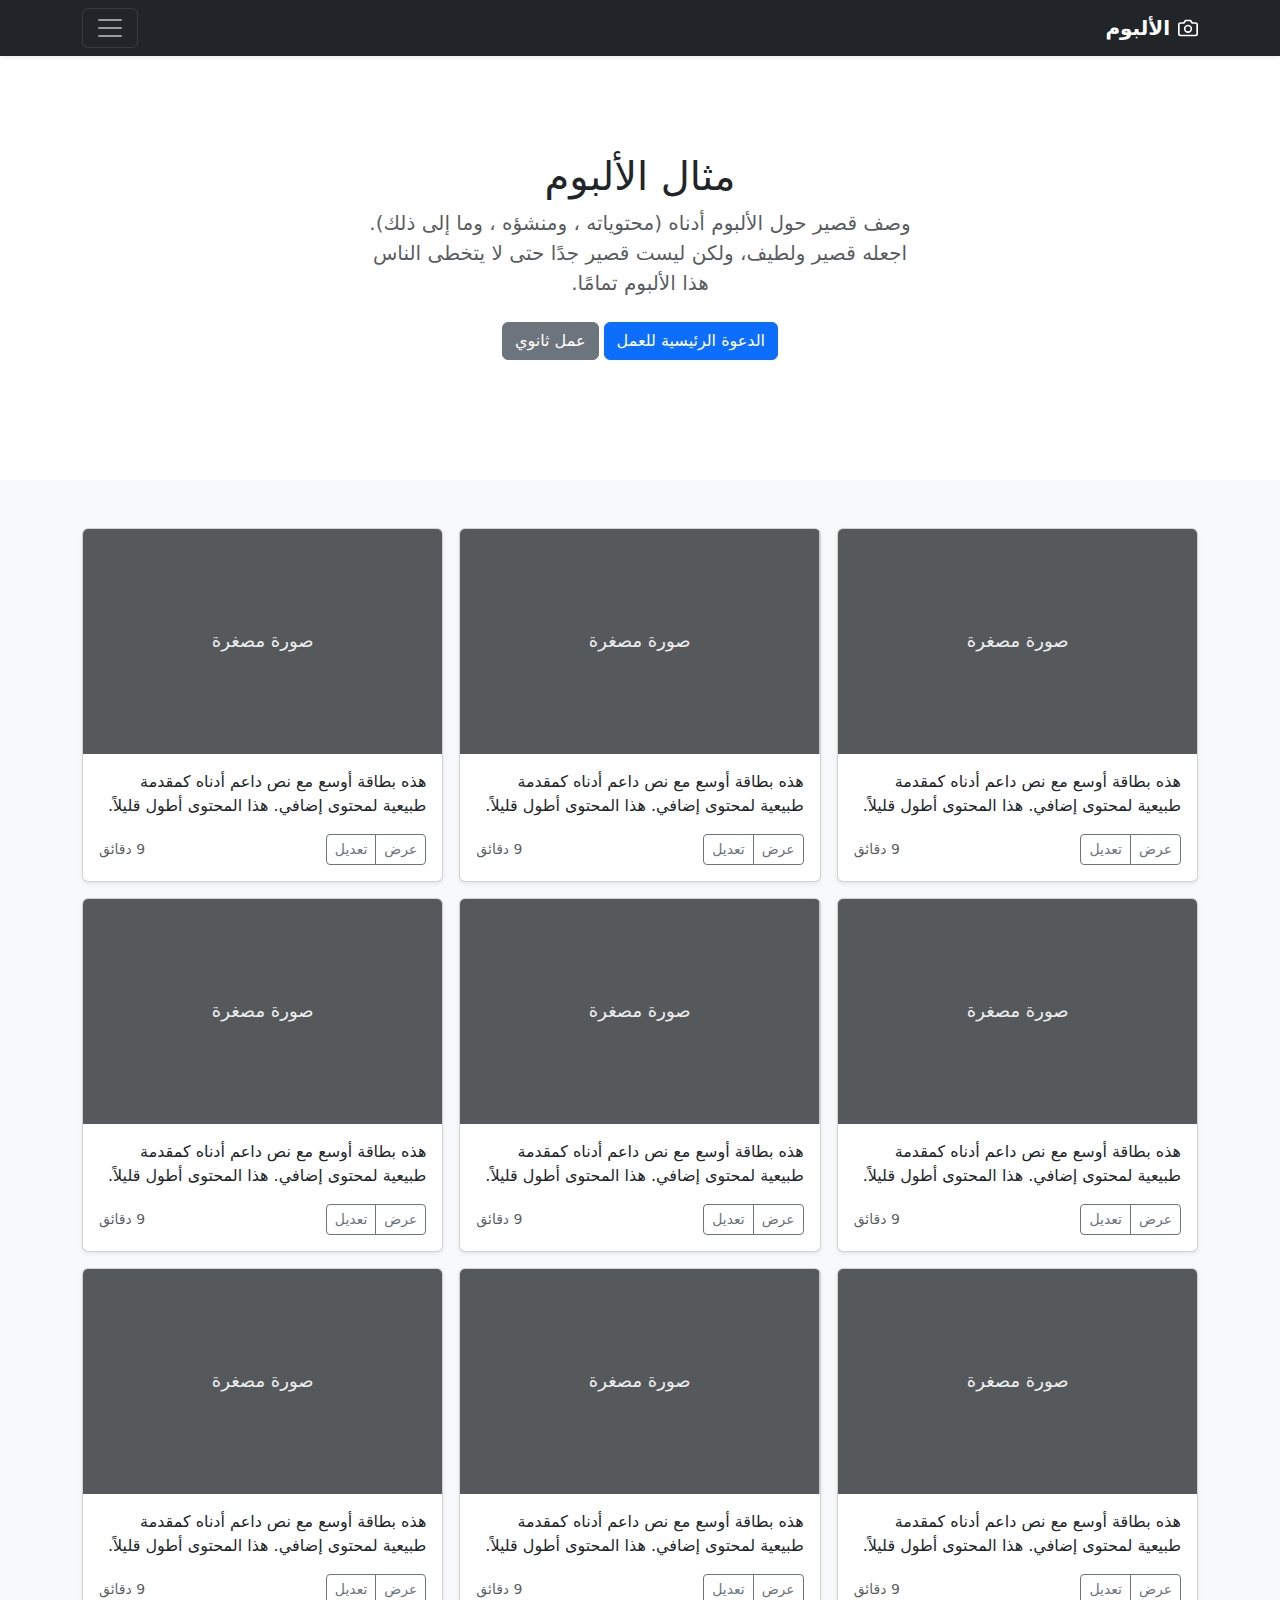
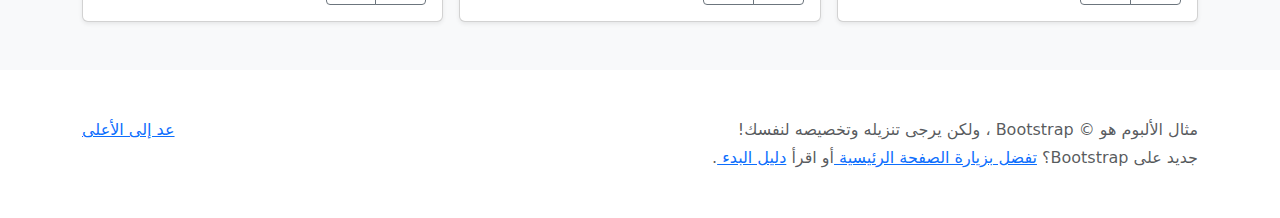
<file: bootstrap-5.2.0-English-examples/album-rtl/index.html>
<!doctype html>
<html lang="ar" dir="rtl">
  <head>
    <meta charset="utf-8">
    <meta name="viewport" content="width=device-width, initial-scale=1">
    <meta name="description" content="">
    <meta name="author" content="Mark Otto, Jacob Thornton, and Bootstrap contributors">
    <meta name="generator" content="Hugo 0.98.0">
    <title>مثال الألبوم · Bootstrap v5.2</title>

    <link rel="canonical" href="https://getbootstrap.com/docs/5.2/examples/album-rtl/">

    

    

<link href="../assets/dist/css/bootstrap.rtl.min.css" rel="stylesheet">

    <style>
      .bd-placeholder-img {
        font-size: 1.125rem;
        text-anchor: middle;
        -webkit-user-select: none;
        -moz-user-select: none;
        user-select: none;
      }

      @media (min-width: 768px) {
        .bd-placeholder-img-lg {
          font-size: 3.5rem;
        }
      }

      .b-example-divider {
        height: 3rem;
        background-color: rgba(0, 0, 0, .1);
        border: solid rgba(0, 0, 0, .15);
        border-width: 1px 0;
        box-shadow: inset 0 .5em 1.5em rgba(0, 0, 0, .1), inset 0 .125em .5em rgba(0, 0, 0, .15);
      }

      .b-example-vr {
        flex-shrink: 0;
        width: 1.5rem;
        height: 100vh;
      }

      .bi {
        vertical-align: -.125em;
        fill: currentColor;
      }

      .nav-scroller {
        position: relative;
        z-index: 2;
        height: 2.75rem;
        overflow-y: hidden;
      }

      .nav-scroller .nav {
        display: flex;
        flex-wrap: nowrap;
        padding-bottom: 1rem;
        margin-top: -1px;
        overflow-x: auto;
        text-align: center;
        white-space: nowrap;
        -webkit-overflow-scrolling: touch;
      }
    </style>

    
  </head>
  <body>
    
<header>
  <div class="collapse bg-dark" id="navbarHeader">
    <div class="container">
      <div class="row">
        <div class="col-sm-8 col-md-7 py-4">
          <h4 class="text-white">حول</h4>
          <p class="text-muted">أضف بعض المعلومات حول الألبوم، المؤلف، أو أي سياق خلفية آخر. اجعلها بضع جمل حتى يتمكن الزوار من التقاط بعض التلميحات المفيدة. ثم اربطها ببعض مواقع التواصل الاجتماعي أو معلومات الاتصال.</p>
        </div>
        <div class="col-sm-4 offset-md-1 py-4">
          <h4 class="text-white">تواصل معي</h4>
          <ul class="list-unstyled">
            <li><a href="#" class="text-white">تابعني على تويتر</a></li>
            <li><a href="#" class="text-white">شاركني الإعجاب في فيسبوك</a></li>
            <li><a href="#" class="text-white">راسلني على البريد الإلكتروني</a></li>
          </ul>
        </div>
      </div>
    </div>
  </div>
  <div class="navbar navbar-dark bg-dark shadow-sm">
    <div class="container">
      <a href="#" class="navbar-brand d-flex align-items-center">
        <svg xmlns="http://www.w3.org/2000/svg" width="20" height="20" fill="none" stroke="currentColor" stroke-linecap="round" stroke-linejoin="round" stroke-width="2" aria-hidden="true" class="me-2" viewBox="0 0 24 24"><path d="M23 19a2 2 0 0 1-2 2H3a2 2 0 0 1-2-2V8a2 2 0 0 1 2-2h4l2-3h6l2 3h4a2 2 0 0 1 2 2z"/><circle cx="12" cy="13" r="4"/></svg>
        <strong>الألبوم</strong>
      </a>
      <button class="navbar-toggler" type="button" data-bs-toggle="collapse" data-bs-target="#navbarHeader" aria-controls="navbarHeader" aria-expanded="false" aria-label="تبديل التنقل">
        <span class="navbar-toggler-icon"></span>
      </button>
    </div>
  </div>
</header>

<main>

  <section class="py-5 text-center container">
    <div class="row py-lg-5">
      <div class="col-lg-6 col-md-8 mx-auto">
        <h1 class="fw-light">مثال الألبوم</h1>
        <p class="lead text-muted">وصف قصير حول الألبوم أدناه (محتوياته ، ومنشؤه ، وما إلى ذلك). اجعله قصير ولطيف، ولكن ليست قصير جدًا حتى لا يتخطى الناس هذا الألبوم تمامًا.</p>
        <p>
          <a href="#" class="btn btn-primary my-2">الدعوة الرئيسية للعمل</a>
          <a href="#" class="btn btn-secondary my-2">عمل ثانوي</a>
        </p>
      </div>
    </div>
  </section>

  <div class="album py-5 bg-light">
    <div class="container">

      <div class="row row-cols-1 row-cols-sm-2 row-cols-md-3 g-3">
        <div class="col">
          <div class="card shadow-sm">
            <svg class="bd-placeholder-img card-img-top" width="100%" height="225" xmlns="http://www.w3.org/2000/svg" role="img" aria-label="Placeholder: صورة مصغرة" preserveAspectRatio="xMidYMid slice" focusable="false"><title>Placeholder</title><rect width="100%" height="100%" fill="#55595c"/><text x="50%" y="50%" fill="#eceeef" dy=".3em">صورة مصغرة</text></svg>

            <div class="card-body">
              <p class="card-text">هذه بطاقة أوسع مع نص داعم أدناه كمقدمة طبيعية لمحتوى إضافي. هذا المحتوى أطول قليلاً.</p>
              <div class="d-flex justify-content-between align-items-center">
                <div class="btn-group">
                  <button type="button" class="btn btn-sm btn-outline-secondary">عرض</button>
                  <button type="button" class="btn btn-sm btn-outline-secondary">تعديل</button>
                </div>
                <small class="text-muted">9 دقائق</small>
              </div>
            </div>
          </div>
        </div>
        <div class="col">
          <div class="card shadow-sm">
            <svg class="bd-placeholder-img card-img-top" width="100%" height="225" xmlns="http://www.w3.org/2000/svg" role="img" aria-label="Placeholder: صورة مصغرة" preserveAspectRatio="xMidYMid slice" focusable="false"><title>Placeholder</title><rect width="100%" height="100%" fill="#55595c"/><text x="50%" y="50%" fill="#eceeef" dy=".3em">صورة مصغرة</text></svg>

            <div class="card-body">
              <p class="card-text">هذه بطاقة أوسع مع نص داعم أدناه كمقدمة طبيعية لمحتوى إضافي. هذا المحتوى أطول قليلاً.</p>
              <div class="d-flex justify-content-between align-items-center">
                <div class="btn-group">
                  <button type="button" class="btn btn-sm btn-outline-secondary">عرض</button>
                  <button type="button" class="btn btn-sm btn-outline-secondary">تعديل</button>
                </div>
                <small class="text-muted">9 دقائق</small>
              </div>
            </div>
          </div>
        </div>
        <div class="col">
          <div class="card shadow-sm">
            <svg class="bd-placeholder-img card-img-top" width="100%" height="225" xmlns="http://www.w3.org/2000/svg" role="img" aria-label="Placeholder: صورة مصغرة" preserveAspectRatio="xMidYMid slice" focusable="false"><title>Placeholder</title><rect width="100%" height="100%" fill="#55595c"/><text x="50%" y="50%" fill="#eceeef" dy=".3em">صورة مصغرة</text></svg>

            <div class="card-body">
              <p class="card-text">هذه بطاقة أوسع مع نص داعم أدناه كمقدمة طبيعية لمحتوى إضافي. هذا المحتوى أطول قليلاً.</p>
              <div class="d-flex justify-content-between align-items-center">
                <div class="btn-group">
                  <button type="button" class="btn btn-sm btn-outline-secondary">عرض</button>
                  <button type="button" class="btn btn-sm btn-outline-secondary">تعديل</button>
                </div>
                <small class="text-muted">9 دقائق</small>
              </div>
            </div>
          </div>
        </div>

        <div class="col">
          <div class="card shadow-sm">
            <svg class="bd-placeholder-img card-img-top" width="100%" height="225" xmlns="http://www.w3.org/2000/svg" role="img" aria-label="Placeholder: صورة مصغرة" preserveAspectRatio="xMidYMid slice" focusable="false"><title>Placeholder</title><rect width="100%" height="100%" fill="#55595c"/><text x="50%" y="50%" fill="#eceeef" dy=".3em">صورة مصغرة</text></svg>

            <div class="card-body">
              <p class="card-text">هذه بطاقة أوسع مع نص داعم أدناه كمقدمة طبيعية لمحتوى إضافي. هذا المحتوى أطول قليلاً.</p>
              <div class="d-flex justify-content-between align-items-center">
                <div class="btn-group">
                  <button type="button" class="btn btn-sm btn-outline-secondary">عرض</button>
                  <button type="button" class="btn btn-sm btn-outline-secondary">تعديل</button>
                </div>
                <small class="text-muted">9 دقائق</small>
              </div>
            </div>
          </div>
        </div>
        <div class="col">
          <div class="card shadow-sm">
            <svg class="bd-placeholder-img card-img-top" width="100%" height="225" xmlns="http://www.w3.org/2000/svg" role="img" aria-label="Placeholder: صورة مصغرة" preserveAspectRatio="xMidYMid slice" focusable="false"><title>Placeholder</title><rect width="100%" height="100%" fill="#55595c"/><text x="50%" y="50%" fill="#eceeef" dy=".3em">صورة مصغرة</text></svg>

            <div class="card-body">
              <p class="card-text">هذه بطاقة أوسع مع نص داعم أدناه كمقدمة طبيعية لمحتوى إضافي. هذا المحتوى أطول قليلاً.</p>
              <div class="d-flex justify-content-between align-items-center">
                <div class="btn-group">
                  <button type="button" class="btn btn-sm btn-outline-secondary">عرض</button>
                  <button type="button" class="btn btn-sm btn-outline-secondary">تعديل</button>
                </div>
                <small class="text-muted">9 دقائق</small>
              </div>
            </div>
          </div>
        </div>
        <div class="col">
          <div class="card shadow-sm">
            <svg class="bd-placeholder-img card-img-top" width="100%" height="225" xmlns="http://www.w3.org/2000/svg" role="img" aria-label="Placeholder: صورة مصغرة" preserveAspectRatio="xMidYMid slice" focusable="false"><title>Placeholder</title><rect width="100%" height="100%" fill="#55595c"/><text x="50%" y="50%" fill="#eceeef" dy=".3em">صورة مصغرة</text></svg>

            <div class="card-body">
              <p class="card-text">هذه بطاقة أوسع مع نص داعم أدناه كمقدمة طبيعية لمحتوى إضافي. هذا المحتوى أطول قليلاً.</p>
              <div class="d-flex justify-content-between align-items-center">
                <div class="btn-group">
                  <button type="button" class="btn btn-sm btn-outline-secondary">عرض</button>
                  <button type="button" class="btn btn-sm btn-outline-secondary">تعديل</button>
                </div>
                <small class="text-muted">9 دقائق</small>
              </div>
            </div>
          </div>
        </div>

        <div class="col">
          <div class="card shadow-sm">
            <svg class="bd-placeholder-img card-img-top" width="100%" height="225" xmlns="http://www.w3.org/2000/svg" role="img" aria-label="Placeholder: صورة مصغرة" preserveAspectRatio="xMidYMid slice" focusable="false"><title>Placeholder</title><rect width="100%" height="100%" fill="#55595c"/><text x="50%" y="50%" fill="#eceeef" dy=".3em">صورة مصغرة</text></svg>

            <div class="card-body">
              <p class="card-text">هذه بطاقة أوسع مع نص داعم أدناه كمقدمة طبيعية لمحتوى إضافي. هذا المحتوى أطول قليلاً.</p>
              <div class="d-flex justify-content-between align-items-center">
                <div class="btn-group">
                  <button type="button" class="btn btn-sm btn-outline-secondary">عرض</button>
                  <button type="button" class="btn btn-sm btn-outline-secondary">تعديل</button>
                </div>
                <small class="text-muted">9 دقائق</small>
              </div>
            </div>
          </div>
        </div>
        <div class="col">
          <div class="card shadow-sm">
            <svg class="bd-placeholder-img card-img-top" width="100%" height="225" xmlns="http://www.w3.org/2000/svg" role="img" aria-label="Placeholder: صورة مصغرة" preserveAspectRatio="xMidYMid slice" focusable="false"><title>Placeholder</title><rect width="100%" height="100%" fill="#55595c"/><text x="50%" y="50%" fill="#eceeef" dy=".3em">صورة مصغرة</text></svg>

            <div class="card-body">
              <p class="card-text">هذه بطاقة أوسع مع نص داعم أدناه كمقدمة طبيعية لمحتوى إضافي. هذا المحتوى أطول قليلاً.</p>
              <div class="d-flex justify-content-between align-items-center">
                <div class="btn-group">
                  <button type="button" class="btn btn-sm btn-outline-secondary">عرض</button>
                  <button type="button" class="btn btn-sm btn-outline-secondary">تعديل</button>
                </div>
                <small class="text-muted">9 دقائق</small>
              </div>
            </div>
          </div>
        </div>
        <div class="col">
          <div class="card shadow-sm">
            <svg class="bd-placeholder-img card-img-top" width="100%" height="225" xmlns="http://www.w3.org/2000/svg" role="img" aria-label="Placeholder: صورة مصغرة" preserveAspectRatio="xMidYMid slice" focusable="false"><title>Placeholder</title><rect width="100%" height="100%" fill="#55595c"/><text x="50%" y="50%" fill="#eceeef" dy=".3em">صورة مصغرة</text></svg>

            <div class="card-body">
              <p class="card-text">هذه بطاقة أوسع مع نص داعم أدناه كمقدمة طبيعية لمحتوى إضافي. هذا المحتوى أطول قليلاً.</p>
              <div class="d-flex justify-content-between align-items-center">
                <div class="btn-group">
                  <button type="button" class="btn btn-sm btn-outline-secondary">عرض</button>
                  <button type="button" class="btn btn-sm btn-outline-secondary">تعديل</button>
                </div>
                <small class="text-muted">9 دقائق</small>
              </div>
            </div>
          </div>
        </div>
      </div>
    </div>
  </div>

</main>

<footer class="text-muted py-5">
  <div class="container">
    <p class="float-end mb-1">
      <a href="#">عد إلى الأعلى</a>
    </p>
    <p class="mb-1">مثال الألبوم هو © Bootstrap ، ولكن يرجى تنزيله وتخصيصه لنفسك!</p>
    <p class="mb-0">جديد على Bootstrap؟ <a href="/"> تفضل بزيارة الصفحة الرئيسية </a> أو اقرأ <a href="../getting-started/introduction/ "> دليل البدء </a>.</p>
  </div>
</footer>


    <script src="../assets/dist/js/bootstrap.bundle.min.js"></script>

      
  </body>
</html>
</file>
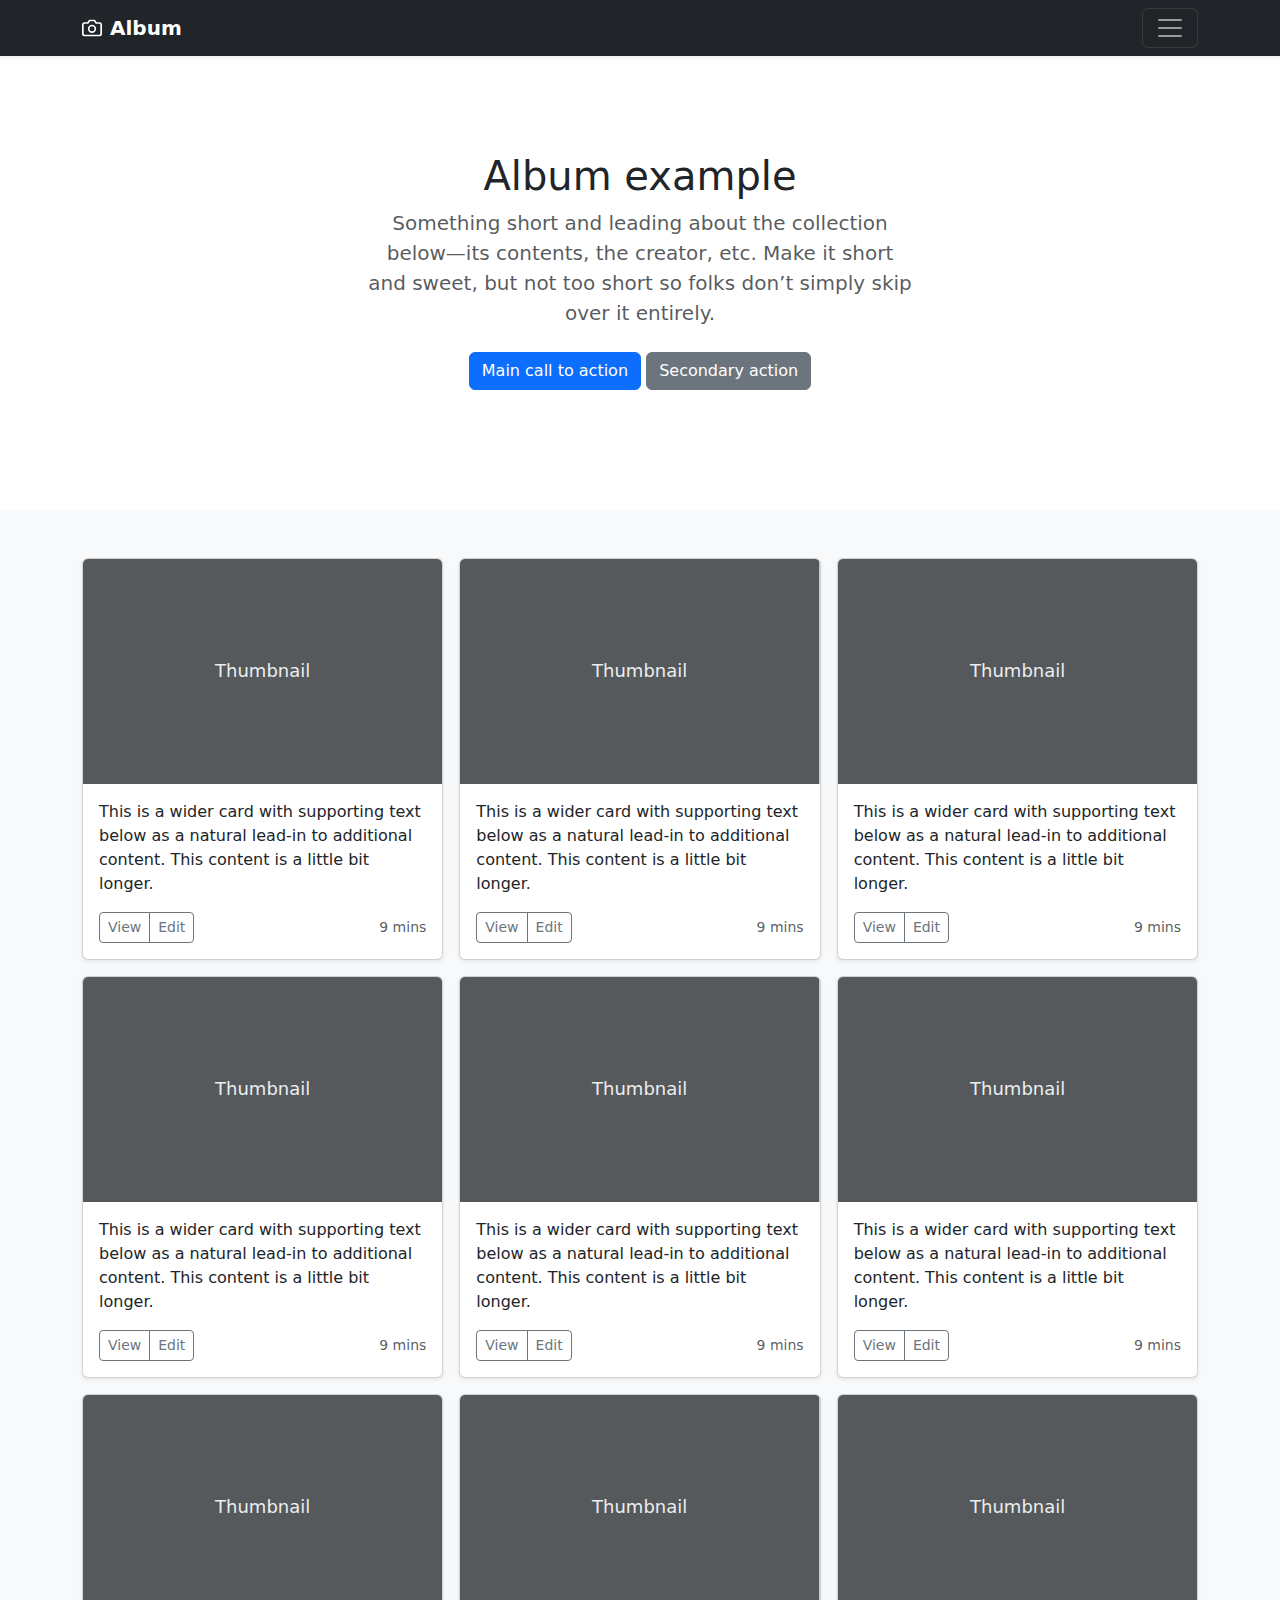
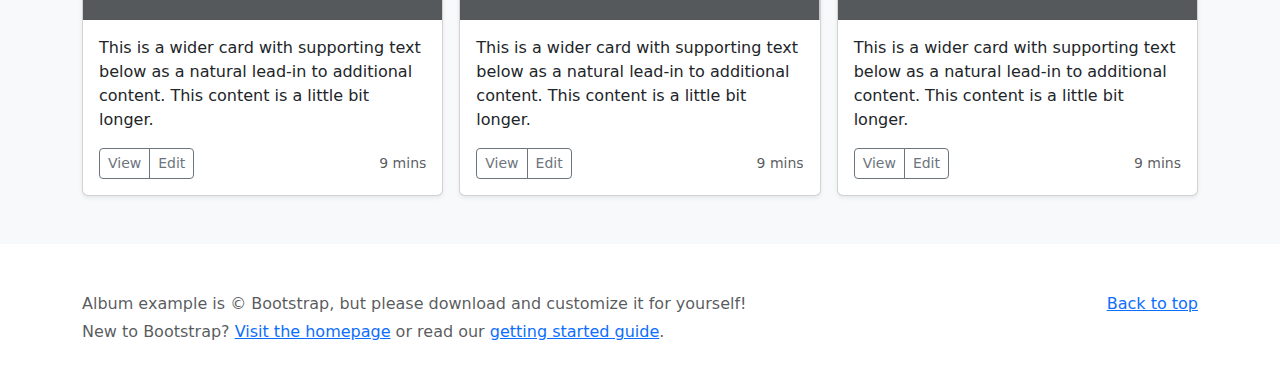
<file: bootstrap-5.2.0-English-examples/album/index.html>
<!doctype html>
<html lang="en">
  <head>
    <meta charset="utf-8">
    <meta name="viewport" content="width=device-width, initial-scale=1">
    <meta name="description" content="">
    <meta name="author" content="Mark Otto, Jacob Thornton, and Bootstrap contributors">
    <meta name="generator" content="Hugo 0.98.0">
    <title>Album example · Bootstrap v5.2</title>

    <link rel="canonical" href="https://getbootstrap.com/docs/5.2/examples/album/">

    

    

<link href="../assets/dist/css/bootstrap.min.css" rel="stylesheet">

    <style>
      .bd-placeholder-img {
        font-size: 1.125rem;
        text-anchor: middle;
        -webkit-user-select: none;
        -moz-user-select: none;
        user-select: none;
      }

      @media (min-width: 768px) {
        .bd-placeholder-img-lg {
          font-size: 3.5rem;
        }
      }

      .b-example-divider {
        height: 3rem;
        background-color: rgba(0, 0, 0, .1);
        border: solid rgba(0, 0, 0, .15);
        border-width: 1px 0;
        box-shadow: inset 0 .5em 1.5em rgba(0, 0, 0, .1), inset 0 .125em .5em rgba(0, 0, 0, .15);
      }

      .b-example-vr {
        flex-shrink: 0;
        width: 1.5rem;
        height: 100vh;
      }

      .bi {
        vertical-align: -.125em;
        fill: currentColor;
      }

      .nav-scroller {
        position: relative;
        z-index: 2;
        height: 2.75rem;
        overflow-y: hidden;
      }

      .nav-scroller .nav {
        display: flex;
        flex-wrap: nowrap;
        padding-bottom: 1rem;
        margin-top: -1px;
        overflow-x: auto;
        text-align: center;
        white-space: nowrap;
        -webkit-overflow-scrolling: touch;
      }
    </style>

    
  </head>
  <body>
    
<header>
  <div class="collapse bg-dark" id="navbarHeader">
    <div class="container">
      <div class="row">
        <div class="col-sm-8 col-md-7 py-4">
          <h4 class="text-white">About</h4>
          <p class="text-muted">Add some information about the album below, the author, or any other background context. Make it a few sentences long so folks can pick up some informative tidbits. Then, link them off to some social networking sites or contact information.</p>
        </div>
        <div class="col-sm-4 offset-md-1 py-4">
          <h4 class="text-white">Contact</h4>
          <ul class="list-unstyled">
            <li><a href="#" class="text-white">Follow on Twitter</a></li>
            <li><a href="#" class="text-white">Like on Facebook</a></li>
            <li><a href="#" class="text-white">Email me</a></li>
          </ul>
        </div>
      </div>
    </div>
  </div>
  <div class="navbar navbar-dark bg-dark shadow-sm">
    <div class="container">
      <a href="#" class="navbar-brand d-flex align-items-center">
        <svg xmlns="http://www.w3.org/2000/svg" width="20" height="20" fill="none" stroke="currentColor" stroke-linecap="round" stroke-linejoin="round" stroke-width="2" aria-hidden="true" class="me-2" viewBox="0 0 24 24"><path d="M23 19a2 2 0 0 1-2 2H3a2 2 0 0 1-2-2V8a2 2 0 0 1 2-2h4l2-3h6l2 3h4a2 2 0 0 1 2 2z"/><circle cx="12" cy="13" r="4"/></svg>
        <strong>Album</strong>
      </a>
      <button class="navbar-toggler" type="button" data-bs-toggle="collapse" data-bs-target="#navbarHeader" aria-controls="navbarHeader" aria-expanded="false" aria-label="Toggle navigation">
        <span class="navbar-toggler-icon"></span>
      </button>
    </div>
  </div>
</header>

<main>

  <section class="py-5 text-center container">
    <div class="row py-lg-5">
      <div class="col-lg-6 col-md-8 mx-auto">
        <h1 class="fw-light">Album example</h1>
        <p class="lead text-muted">Something short and leading about the collection below—its contents, the creator, etc. Make it short and sweet, but not too short so folks don’t simply skip over it entirely.</p>
        <p>
          <a href="#" class="btn btn-primary my-2">Main call to action</a>
          <a href="#" class="btn btn-secondary my-2">Secondary action</a>
        </p>
      </div>
    </div>
  </section>

  <div class="album py-5 bg-light">
    <div class="container">

      <div class="row row-cols-1 row-cols-sm-2 row-cols-md-3 g-3">
        <div class="col">
          <div class="card shadow-sm">
            <svg class="bd-placeholder-img card-img-top" width="100%" height="225" xmlns="http://www.w3.org/2000/svg" role="img" aria-label="Placeholder: Thumbnail" preserveAspectRatio="xMidYMid slice" focusable="false"><title>Placeholder</title><rect width="100%" height="100%" fill="#55595c"/><text x="50%" y="50%" fill="#eceeef" dy=".3em">Thumbnail</text></svg>

            <div class="card-body">
              <p class="card-text">This is a wider card with supporting text below as a natural lead-in to additional content. This content is a little bit longer.</p>
              <div class="d-flex justify-content-between align-items-center">
                <div class="btn-group">
                  <button type="button" class="btn btn-sm btn-outline-secondary">View</button>
                  <button type="button" class="btn btn-sm btn-outline-secondary">Edit</button>
                </div>
                <small class="text-muted">9 mins</small>
              </div>
            </div>
          </div>
        </div>
        <div class="col">
          <div class="card shadow-sm">
            <svg class="bd-placeholder-img card-img-top" width="100%" height="225" xmlns="http://www.w3.org/2000/svg" role="img" aria-label="Placeholder: Thumbnail" preserveAspectRatio="xMidYMid slice" focusable="false"><title>Placeholder</title><rect width="100%" height="100%" fill="#55595c"/><text x="50%" y="50%" fill="#eceeef" dy=".3em">Thumbnail</text></svg>

            <div class="card-body">
              <p class="card-text">This is a wider card with supporting text below as a natural lead-in to additional content. This content is a little bit longer.</p>
              <div class="d-flex justify-content-between align-items-center">
                <div class="btn-group">
                  <button type="button" class="btn btn-sm btn-outline-secondary">View</button>
                  <button type="button" class="btn btn-sm btn-outline-secondary">Edit</button>
                </div>
                <small class="text-muted">9 mins</small>
              </div>
            </div>
          </div>
        </div>
        <div class="col">
          <div class="card shadow-sm">
            <svg class="bd-placeholder-img card-img-top" width="100%" height="225" xmlns="http://www.w3.org/2000/svg" role="img" aria-label="Placeholder: Thumbnail" preserveAspectRatio="xMidYMid slice" focusable="false"><title>Placeholder</title><rect width="100%" height="100%" fill="#55595c"/><text x="50%" y="50%" fill="#eceeef" dy=".3em">Thumbnail</text></svg>

            <div class="card-body">
              <p class="card-text">This is a wider card with supporting text below as a natural lead-in to additional content. This content is a little bit longer.</p>
              <div class="d-flex justify-content-between align-items-center">
                <div class="btn-group">
                  <button type="button" class="btn btn-sm btn-outline-secondary">View</button>
                  <button type="button" class="btn btn-sm btn-outline-secondary">Edit</button>
                </div>
                <small class="text-muted">9 mins</small>
              </div>
            </div>
          </div>
        </div>

        <div class="col">
          <div class="card shadow-sm">
            <svg class="bd-placeholder-img card-img-top" width="100%" height="225" xmlns="http://www.w3.org/2000/svg" role="img" aria-label="Placeholder: Thumbnail" preserveAspectRatio="xMidYMid slice" focusable="false"><title>Placeholder</title><rect width="100%" height="100%" fill="#55595c"/><text x="50%" y="50%" fill="#eceeef" dy=".3em">Thumbnail</text></svg>

            <div class="card-body">
              <p class="card-text">This is a wider card with supporting text below as a natural lead-in to additional content. This content is a little bit longer.</p>
              <div class="d-flex justify-content-between align-items-center">
                <div class="btn-group">
                  <button type="button" class="btn btn-sm btn-outline-secondary">View</button>
                  <button type="button" class="btn btn-sm btn-outline-secondary">Edit</button>
                </div>
                <small class="text-muted">9 mins</small>
              </div>
            </div>
          </div>
        </div>
        <div class="col">
          <div class="card shadow-sm">
            <svg class="bd-placeholder-img card-img-top" width="100%" height="225" xmlns="http://www.w3.org/2000/svg" role="img" aria-label="Placeholder: Thumbnail" preserveAspectRatio="xMidYMid slice" focusable="false"><title>Placeholder</title><rect width="100%" height="100%" fill="#55595c"/><text x="50%" y="50%" fill="#eceeef" dy=".3em">Thumbnail</text></svg>

            <div class="card-body">
              <p class="card-text">This is a wider card with supporting text below as a natural lead-in to additional content. This content is a little bit longer.</p>
              <div class="d-flex justify-content-between align-items-center">
                <div class="btn-group">
                  <button type="button" class="btn btn-sm btn-outline-secondary">View</button>
                  <button type="button" class="btn btn-sm btn-outline-secondary">Edit</button>
                </div>
                <small class="text-muted">9 mins</small>
              </div>
            </div>
          </div>
        </div>
        <div class="col">
          <div class="card shadow-sm">
            <svg class="bd-placeholder-img card-img-top" width="100%" height="225" xmlns="http://www.w3.org/2000/svg" role="img" aria-label="Placeholder: Thumbnail" preserveAspectRatio="xMidYMid slice" focusable="false"><title>Placeholder</title><rect width="100%" height="100%" fill="#55595c"/><text x="50%" y="50%" fill="#eceeef" dy=".3em">Thumbnail</text></svg>

            <div class="card-body">
              <p class="card-text">This is a wider card with supporting text below as a natural lead-in to additional content. This content is a little bit longer.</p>
              <div class="d-flex justify-content-between align-items-center">
                <div class="btn-group">
                  <button type="button" class="btn btn-sm btn-outline-secondary">View</button>
                  <button type="button" class="btn btn-sm btn-outline-secondary">Edit</button>
                </div>
                <small class="text-muted">9 mins</small>
              </div>
            </div>
          </div>
        </div>

        <div class="col">
          <div class="card shadow-sm">
            <svg class="bd-placeholder-img card-img-top" width="100%" height="225" xmlns="http://www.w3.org/2000/svg" role="img" aria-label="Placeholder: Thumbnail" preserveAspectRatio="xMidYMid slice" focusable="false"><title>Placeholder</title><rect width="100%" height="100%" fill="#55595c"/><text x="50%" y="50%" fill="#eceeef" dy=".3em">Thumbnail</text></svg>

            <div class="card-body">
              <p class="card-text">This is a wider card with supporting text below as a natural lead-in to additional content. This content is a little bit longer.</p>
              <div class="d-flex justify-content-between align-items-center">
                <div class="btn-group">
                  <button type="button" class="btn btn-sm btn-outline-secondary">View</button>
                  <button type="button" class="btn btn-sm btn-outline-secondary">Edit</button>
                </div>
                <small class="text-muted">9 mins</small>
              </div>
            </div>
          </div>
        </div>
        <div class="col">
          <div class="card shadow-sm">
            <svg class="bd-placeholder-img card-img-top" width="100%" height="225" xmlns="http://www.w3.org/2000/svg" role="img" aria-label="Placeholder: Thumbnail" preserveAspectRatio="xMidYMid slice" focusable="false"><title>Placeholder</title><rect width="100%" height="100%" fill="#55595c"/><text x="50%" y="50%" fill="#eceeef" dy=".3em">Thumbnail</text></svg>

            <div class="card-body">
              <p class="card-text">This is a wider card with supporting text below as a natural lead-in to additional content. This content is a little bit longer.</p>
              <div class="d-flex justify-content-between align-items-center">
                <div class="btn-group">
                  <button type="button" class="btn btn-sm btn-outline-secondary">View</button>
                  <button type="button" class="btn btn-sm btn-outline-secondary">Edit</button>
                </div>
                <small class="text-muted">9 mins</small>
              </div>
            </div>
          </div>
        </div>
        <div class="col">
          <div class="card shadow-sm">
            <svg class="bd-placeholder-img card-img-top" width="100%" height="225" xmlns="http://www.w3.org/2000/svg" role="img" aria-label="Placeholder: Thumbnail" preserveAspectRatio="xMidYMid slice" focusable="false"><title>Placeholder</title><rect width="100%" height="100%" fill="#55595c"/><text x="50%" y="50%" fill="#eceeef" dy=".3em">Thumbnail</text></svg>

            <div class="card-body">
              <p class="card-text">This is a wider card with supporting text below as a natural lead-in to additional content. This content is a little bit longer.</p>
              <div class="d-flex justify-content-between align-items-center">
                <div class="btn-group">
                  <button type="button" class="btn btn-sm btn-outline-secondary">View</button>
                  <button type="button" class="btn btn-sm btn-outline-secondary">Edit</button>
                </div>
                <small class="text-muted">9 mins</small>
              </div>
            </div>
          </div>
        </div>
      </div>
    </div>
  </div>

</main>

<footer class="text-muted py-5">
  <div class="container">
    <p class="float-end mb-1">
      <a href="#">Back to top</a>
    </p>
    <p class="mb-1">Album example is &copy; Bootstrap, but please download and customize it for yourself!</p>
    <p class="mb-0">New to Bootstrap? <a href="/">Visit the homepage</a> or read our <a href="../getting-started/introduction/">getting started guide</a>.</p>
  </div>
</footer>


    <script src="../assets/dist/js/bootstrap.bundle.min.js"></script>

      
  </body>
</html>
</file>
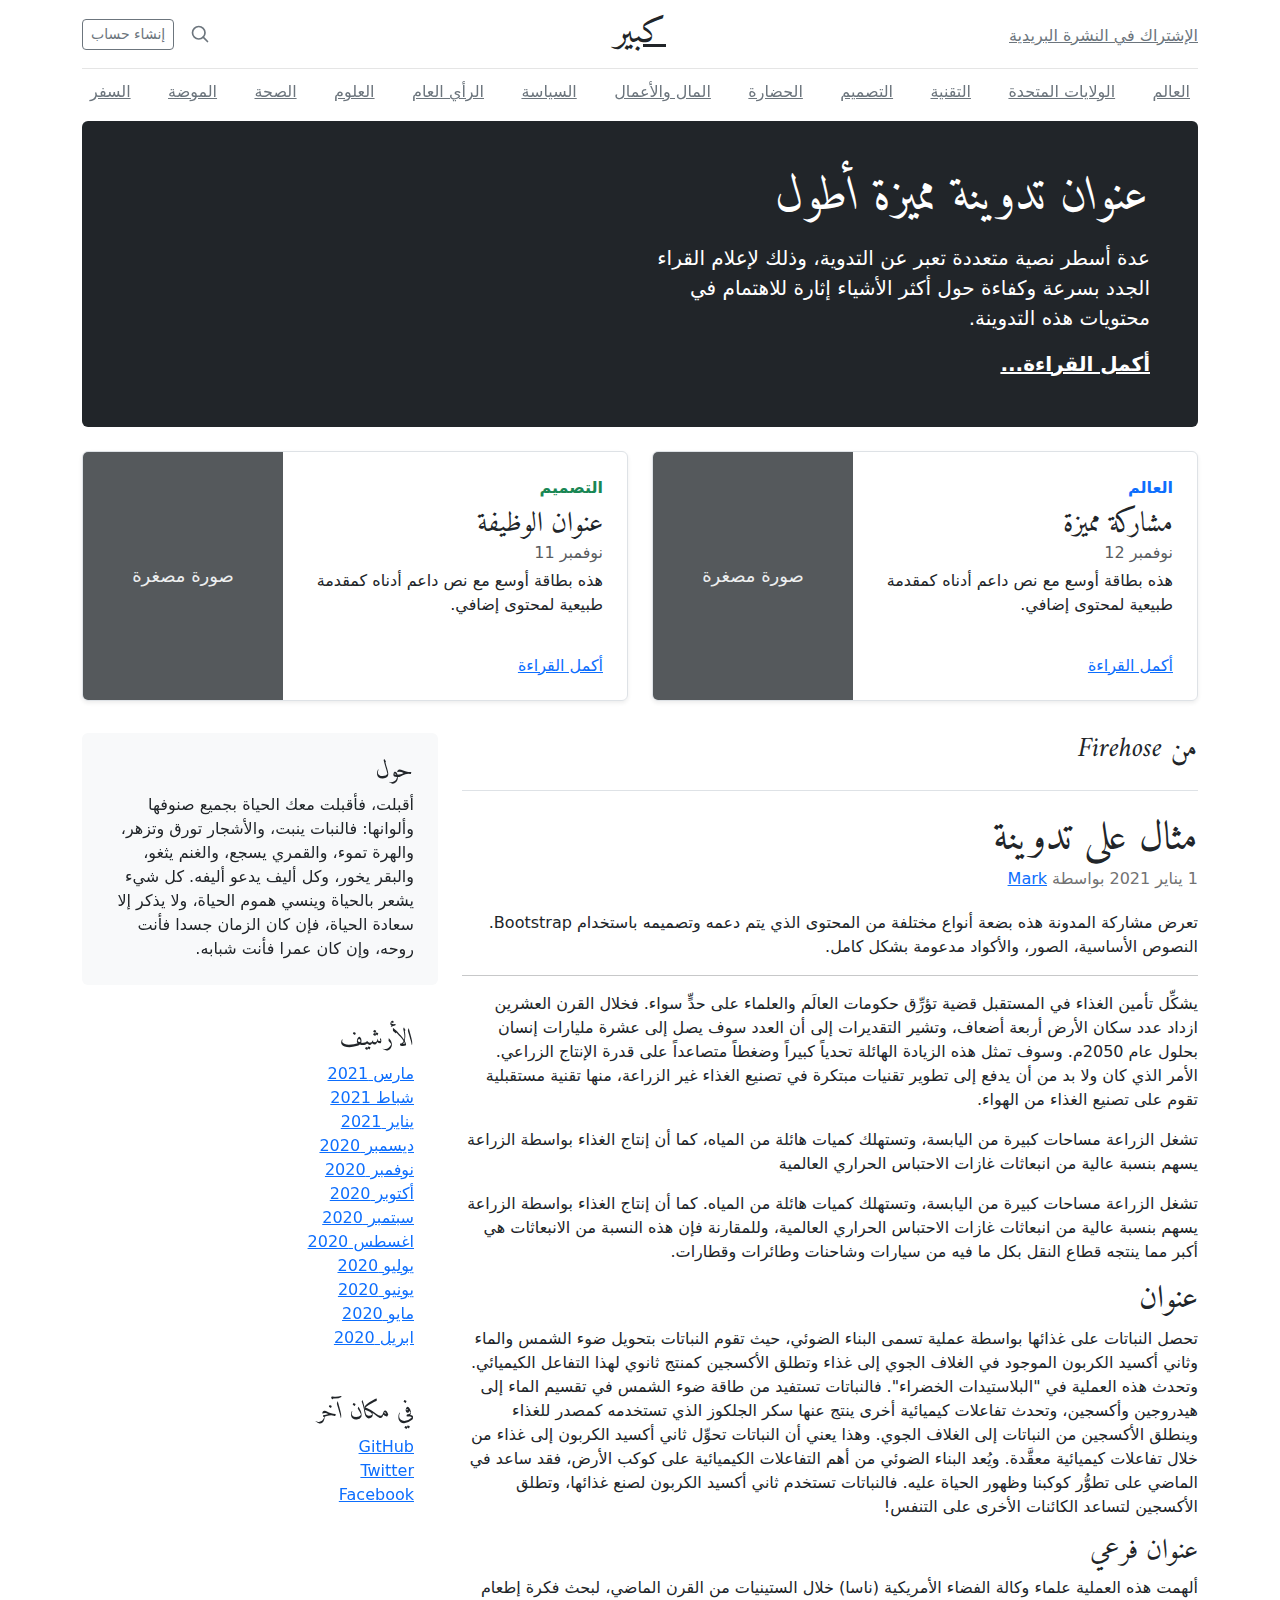
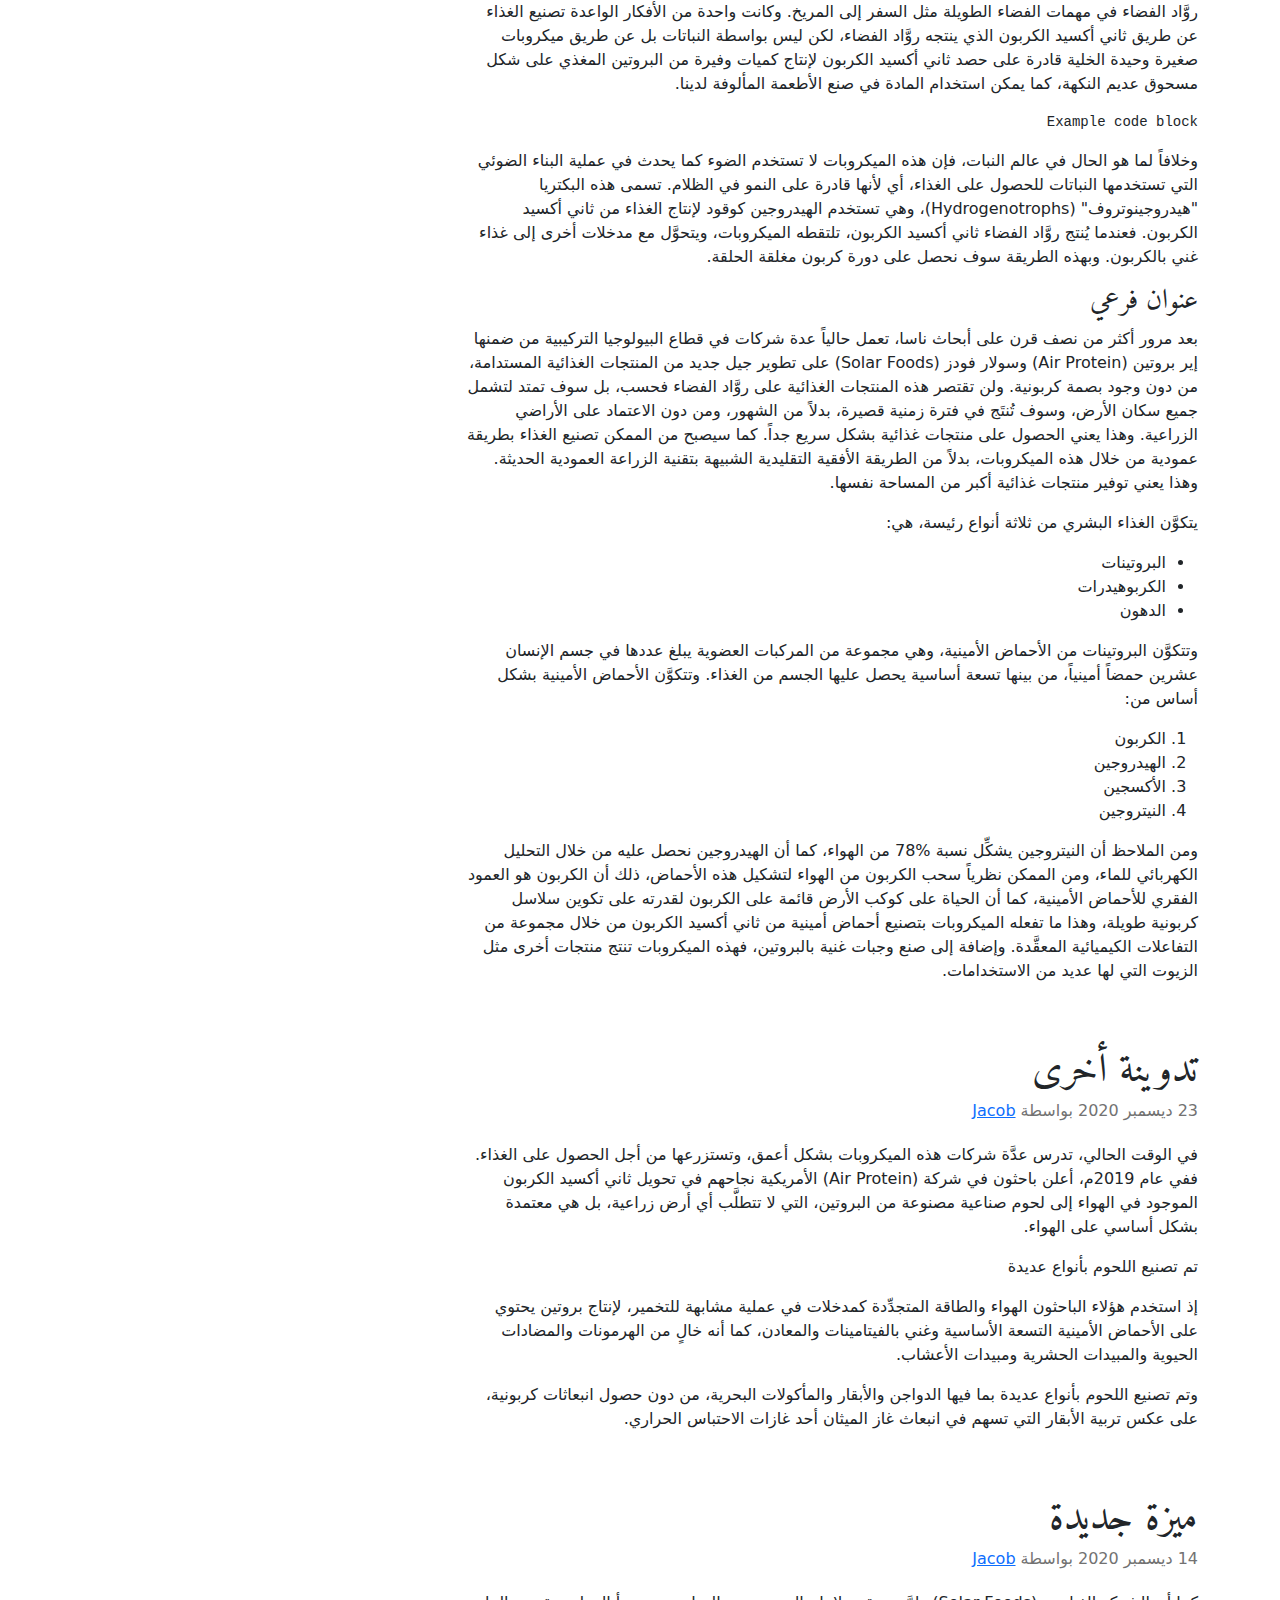
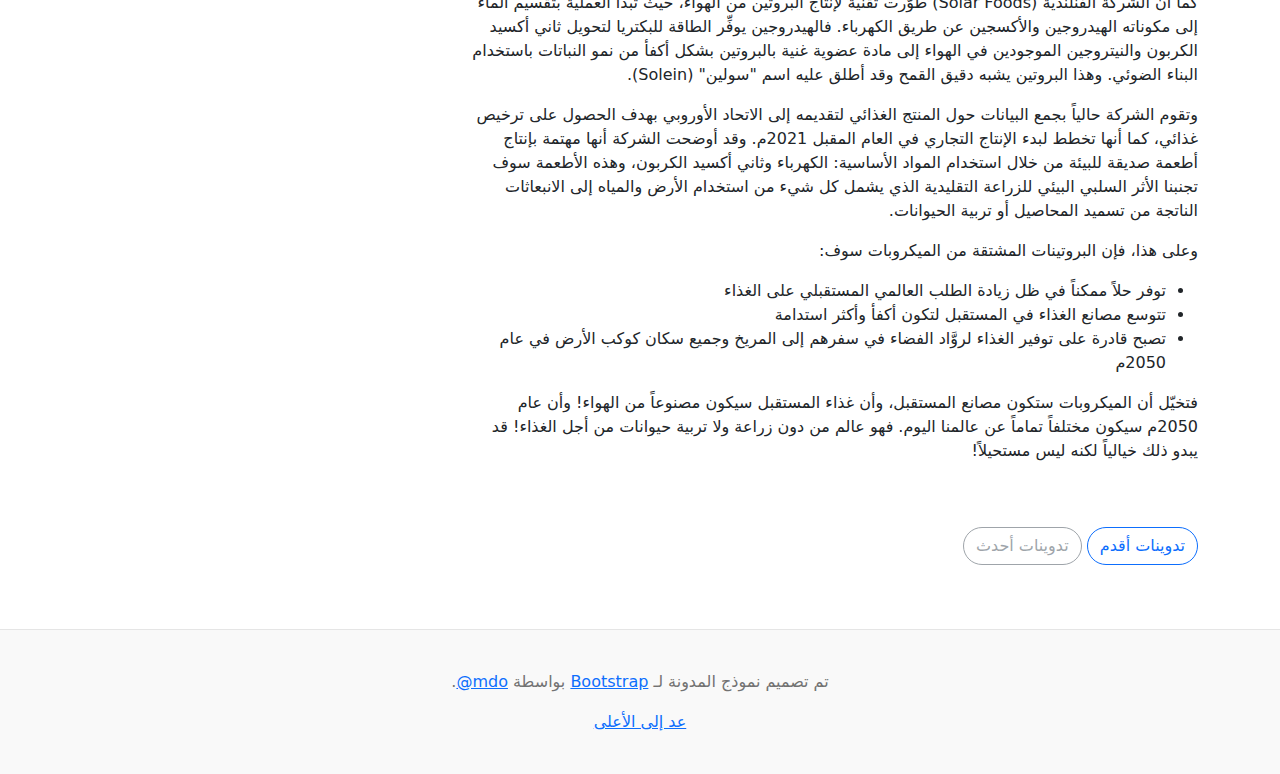
<file: bootstrap-5.2.0-English-examples/blog-rtl/index.html>
<!doctype html>
<html lang="ar" dir="rtl">
  <head>
    <meta charset="utf-8">
    <meta name="viewport" content="width=device-width, initial-scale=1">
    <meta name="description" content="">
    <meta name="author" content="Mark Otto, Jacob Thornton, and Bootstrap contributors">
    <meta name="generator" content="Hugo 0.98.0">
    <title>قالب المدونة · Bootstrap v5.2</title>

    <link rel="canonical" href="https://getbootstrap.com/docs/5.2/examples/blog-rtl/">

    

    

<link href="../assets/dist/css/bootstrap.rtl.min.css" rel="stylesheet">

    <style>
      .bd-placeholder-img {
        font-size: 1.125rem;
        text-anchor: middle;
        -webkit-user-select: none;
        -moz-user-select: none;
        user-select: none;
      }

      @media (min-width: 768px) {
        .bd-placeholder-img-lg {
          font-size: 3.5rem;
        }
      }

      .b-example-divider {
        height: 3rem;
        background-color: rgba(0, 0, 0, .1);
        border: solid rgba(0, 0, 0, .15);
        border-width: 1px 0;
        box-shadow: inset 0 .5em 1.5em rgba(0, 0, 0, .1), inset 0 .125em .5em rgba(0, 0, 0, .15);
      }

      .b-example-vr {
        flex-shrink: 0;
        width: 1.5rem;
        height: 100vh;
      }

      .bi {
        vertical-align: -.125em;
        fill: currentColor;
      }

      .nav-scroller {
        position: relative;
        z-index: 2;
        height: 2.75rem;
        overflow-y: hidden;
      }

      .nav-scroller .nav {
        display: flex;
        flex-wrap: nowrap;
        padding-bottom: 1rem;
        margin-top: -1px;
        overflow-x: auto;
        text-align: center;
        white-space: nowrap;
        -webkit-overflow-scrolling: touch;
      }
    </style>

    
    <!-- Custom styles for this template -->
    <link href="https://fonts.googleapis.com/css?family=Amiri:wght@400;700&amp;display=swap" rel="stylesheet">
    <!-- Custom styles for this template -->
    <link href="../blog/blog.rtl.css" rel="stylesheet">
  </head>
  <body>
    
<div class="container">
  <header class="blog-header lh-1 py-3">
    <div class="row flex-nowrap justify-content-between align-items-center">
      <div class="col-4 pt-1">
        <a class="link-secondary" href="#">الإشتراك في النشرة البريدية</a>
      </div>
      <div class="col-4 text-center">
        <a class="blog-header-logo text-dark" href="#">كبير</a>
      </div>
      <div class="col-4 d-flex justify-content-end align-items-center">
        <a class="link-secondary" href="#" aria-label="بحث">
          <svg xmlns="http://www.w3.org/2000/svg" width="20" height="20" fill="none" stroke="currentColor" stroke-linecap="round" stroke-linejoin="round" stroke-width="2" class="mx-3" role="img" viewBox="0 0 24 24"><title>بحث</title><circle cx="10.5" cy="10.5" r="7.5"/><path d="M21 21l-5.2-5.2"/></svg>
        </a>
        <a class="btn btn-sm btn-outline-secondary" href="#">إنشاء حساب</a>
      </div>
    </div>
  </header>

  <div class="nav-scroller py-1 mb-2">
    <nav class="nav d-flex justify-content-between">
      <a class="p-2 link-secondary" href="#">العالم</a>
      <a class="p-2 link-secondary" href="#">الولايات المتحدة</a>
      <a class="p-2 link-secondary" href="#">التقنية</a>
      <a class="p-2 link-secondary" href="#">التصميم</a>
      <a class="p-2 link-secondary" href="#">الحضارة</a>
      <a class="p-2 link-secondary" href="#">المال والأعمال</a>
      <a class="p-2 link-secondary" href="#">السياسة</a>
      <a class="p-2 link-secondary" href="#">الرأي العام</a>
      <a class="p-2 link-secondary" href="#">العلوم</a>
      <a class="p-2 link-secondary" href="#">الصحة</a>
      <a class="p-2 link-secondary" href="#">الموضة</a>
      <a class="p-2 link-secondary" href="#">السفر</a>
    </nav>
  </div>
</div>

<main class="container">
  <div class="p-4 p-md-5 mb-4 text-white rounded bg-dark">
    <div class="col-md-6 px-0">
      <h1 class="display-4 fst-italic">عنوان تدوينة مميزة أطول</h1>
      <p class="lead my-3">عدة أسطر نصية متعددة تعبر عن التدوية، وذلك لإعلام القراء الجدد بسرعة وكفاءة حول أكثر الأشياء إثارة للاهتمام في محتويات هذه التدوينة.</p>
      <p class="lead mb-0"><a href="#" class="text-white fw-bold">أكمل القراءة...</a></p>
    </div>
  </div>

  <div class="row mb-2">
    <div class="col-md-6">
      <div class="row g-0 border rounded overflow-hidden flex-md-row mb-4 shadow-sm h-md-250 position-relative">
        <div class="col p-4 d-flex flex-column position-static">
          <strong class="d-inline-block mb-2 text-primary">العالم</strong>
          <h3 class="mb-0">مشاركة مميزة</h3>
          <div class="mb-1 text-muted">نوفمبر 12</div>
          <p class="card-text mb-auto">هذه بطاقة أوسع مع نص داعم أدناه كمقدمة طبيعية لمحتوى إضافي.</p>
          <a href="#" class="stretched-link">أكمل القراءة</a>
        </div>
        <div class="col-auto d-none d-lg-block">
          <svg class="bd-placeholder-img" width="200" height="250" xmlns="http://www.w3.org/2000/svg" role="img" aria-label="Placeholder: صورة مصغرة" preserveAspectRatio="xMidYMid slice" focusable="false"><title>Placeholder</title><rect width="100%" height="100%" fill="#55595c"/><text x="50%" y="50%" fill="#eceeef" dy=".3em">صورة مصغرة</text></svg>

        </div>
      </div>
    </div>
    <div class="col-md-6">
      <div class="row g-0 border rounded overflow-hidden flex-md-row mb-4 shadow-sm h-md-250 position-relative">
        <div class="col p-4 d-flex flex-column position-static">
          <strong class="d-inline-block mb-2 text-success">التصميم</strong>
          <h3 class="mb-0">عنوان الوظيفة</h3>
          <div class="mb-1 text-muted">نوفمبر 11</div>
          <p class="mb-auto">هذه بطاقة أوسع مع نص داعم أدناه كمقدمة طبيعية لمحتوى إضافي.</p>
          <a href="#" class="stretched-link">أكمل القراءة</a>
        </div>
        <div class="col-auto d-none d-lg-block">
          <svg class="bd-placeholder-img" width="200" height="250" xmlns="http://www.w3.org/2000/svg" role="img" aria-label="Placeholder: صورة مصغرة" preserveAspectRatio="xMidYMid slice" focusable="false"><title>Placeholder</title><rect width="100%" height="100%" fill="#55595c"/><text x="50%" y="50%" fill="#eceeef" dy=".3em">صورة مصغرة</text></svg>

        </div>
      </div>
    </div>
  </div>

  <div class="row">
    <div class="col-md-8">
      <h3 class="pb-4 mb-4 fst-italic border-bottom">
        من Firehose
      </h3>

      <article class="blog-post">
        <h2 class="blog-post-title mb-1">مثال على تدوينة</h2>
        <p class="blog-post-meta">1 يناير 2021 بواسطة <a href="#"> Mark </a></p>

        <p>تعرض مشاركة المدونة هذه بضعة أنواع مختلفة من المحتوى الذي يتم دعمه وتصميمه باستخدام Bootstrap. النصوص الأساسية، الصور، والأكواد مدعومة بشكل كامل.</p>
        <hr>
        <p>يشكِّل تأمين الغذاء في المستقبل قضية تؤرِّق حكومات العالَم والعلماء على حدٍّ سواء. فخلال القرن العشرين ازداد عدد سكان الأرض أربعة أضعاف، وتشير التقديرات إلى أن العدد سوف يصل إلى عشرة مليارات إنسان بحلول عام 2050م. وسوف تمثل هذه الزيادة الهائلة تحدياً كبيراً وضغطاً متصاعداً على قدرة الإنتاج الزراعي. الأمر الذي كان ولا بد من أن يدفع إلى تطوير تقنيات مبتكرة في تصنيع الغذاء غير الزراعة، منها تقنية مستقبلية تقوم على تصنيع الغذاء من الهواء.</p>
        <blockquote>
          <p>تشغل الزراعة مساحات كبيرة من اليابسة، وتستهلك كميات هائلة من المياه، كما أن إنتاج الغذاء بواسطة الزراعة يسهم بنسبة عالية من انبعاثات غازات الاحتباس الحراري العالمية</p>
        </blockquote>
        <p>تشغل الزراعة مساحات كبيرة من اليابسة، وتستهلك كميات هائلة من المياه. كما أن إنتاج الغذاء بواسطة الزراعة يسهم بنسبة عالية من انبعاثات غازات الاحتباس الحراري العالمية، وللمقارنة فإن هذه النسبة من الانبعاثات هي أكبر مما ينتجه قطاع النقل بكل ما فيه من سيارات وشاحنات وطائرات وقطارات.</p>
        <h2>عنوان</h2>
        <p>تحصل النباتات على غذائها بواسطة عملية تسمى البناء الضوئي، حيث تقوم النباتات بتحويل ضوء الشمس والماء وثاني أكسيد الكربون الموجود في الغلاف الجوي إلى غذاء وتطلق الأكسجين كمنتج ثانوي لهذا التفاعل الكيميائي. وتحدث هذه العملية في "البلاستيدات الخضراء". فالنباتات تستفيد من طاقة ضوء الشمس في تقسيم الماء إلى هيدروجين وأكسجين، وتحدث تفاعلات كيميائية أخرى ينتج عنها سكر الجلكوز الذي تستخدمه كمصدر للغذاء وينطلق الأكسجين من النباتات إلى الغلاف الجوي. وهذا يعني أن النباتات تحوِّل ثاني أكسيد الكربون إلى غذاء من خلال تفاعلات كيميائية معقَّدة. ويُعد البناء الضوئي من أهم التفاعلات الكيميائية على كوكب الأرض، فقد ساعد في الماضي على تطوُّر كوكبنا وظهور الحياة عليه. فالنباتات تستخدم ثاني أكسيد الكربون لصنع غذائها، وتطلق الأكسجين لتساعد الكائنات الأخرى على التنفس!</p>
        <h3>عنوان فرعي</h3>
        <p>ألهمت هذه العملية علماء وكالة الفضاء الأمريكية (ناسا) خلال الستينيات من القرن الماضي، لبحث فكرة إطعام روَّاد الفضاء في مهمات الفضاء الطويلة مثل السفر إلى المريخ. وكانت واحدة من الأفكار الواعدة تصنيع الغذاء عن طريق ثاني أكسيد الكربون الذي ينتجه روَّاد الفضاء، لكن ليس بواسطة النباتات بل عن طريق ميكروبات صغيرة وحيدة الخلية قادرة على حصد ثاني أكسيد الكربون لإنتاج كميات وفيرة من البروتين المغذي على شكل مسحوق عديم النكهة، كما يمكن استخدام المادة في صنع الأطعمة المألوفة لدينا.</p>
        <pre><code>Example code block</code></pre>
        <p>وخلافاً لما هو الحال في عالم النبات، فإن هذه الميكروبات لا تستخدم الضوء كما يحدث في عملية البناء الضوئي التي تستخدمها النباتات للحصول على الغذاء، أي لأنها قادرة على النمو في الظلام. تسمى هذه البكتريا "هيدروجينوتروف" (Hydrogenotrophs)، وهي تستخدم الهيدروجين كوقود لإنتاج الغذاء من ثاني أكسيد الكربون. فعندما يُنتج روَّاد الفضاء ثاني أكسيد الكربون، تلتقطه الميكروبات، ويتحوَّل مع مدخلات أخرى إلى غذاء غني بالكربون. وبهذه الطريقة سوف نحصل على دورة كربون مغلقة الحلقة.</p>
        <h3>عنوان فرعي</h3>
        <p>بعد مرور أكثر من نصف قرن على أبحاث ناسا، تعمل حالياً عدة شركات في قطاع البيولوجيا التركيبية من ضمنها إير بروتين (Air Protein) وسولار فودز (Solar Foods) على تطوير جيل جديد من المنتجات الغذائية المستدامة، من دون وجود بصمة كربونية. ولن تقتصر هذه المنتجات الغذائية على روَّاد الفضاء فحسب، بل سوف تمتد لتشمل جميع سكان الأرض، وسوف تُنتَج في فترة زمنية قصيرة، بدلاً من الشهور، ومن دون الاعتماد على الأراضي الزراعية. وهذا يعني الحصول على منتجات غذائية بشكل سريع جداً. كما سيصبح من الممكن تصنيع الغذاء بطريقة عمودية من خلال هذه الميكروبات، بدلاً من الطريقة الأفقية التقليدية الشبيهة بتقنية الزراعة العمودية الحديثة. وهذا يعني توفير منتجات غذائية أكبر من المساحة نفسها.</p>
        <p>يتكوَّن الغذاء البشري من ثلاثة أنواع رئيسة، هي:</p>
        <ul>
          <li>البروتينات</li>
          <li>الكربوهيدرات</li>
          <li>الدهون</li>
        </ul>
        <p>وتتكوَّن البروتينات من الأحماض الأمينية، وهي مجموعة من المركبات العضوية يبلغ عددها في جسم الإنسان عشرين حمضاً أمينياً، من بينها تسعة أساسية يحصل عليها الجسم من الغذاء. وتتكوَّن الأحماض الأمينية بشكل أساس من:</p>
        <ol>
          <li>الكربون</li>
          <li>الهيدروجين</li>
          <li>الأكسجين</li>
          <li>النيتروجين</li>
        </ol>
        <p>ومن الملاحظ أن النيتروجين يشكِّل نسبة %78 من الهواء، كما أن الهيدروجين نحصل عليه من خلال التحليل الكهربائي للماء، ومن الممكن نظرياً سحب الكربون من الهواء لتشكيل هذه الأحماض، ذلك أن الكربون هو العمود الفقري للأحماض الأمينية، كما أن الحياة على كوكب الأرض قائمة على الكربون لقدرته على تكوين سلاسل كربونية طويلة، وهذا ما تفعله الميكروبات بتصنيع أحماض أمينية من ثاني أكسيد الكربون من خلال مجموعة من التفاعلات الكيميائية المعقَّدة. وإضافة إلى صنع وجبات غنية بالبروتين، فهذه الميكروبات تنتج منتجات أخرى مثل الزيوت التي لها عديد من الاستخدامات.</p>
      </article>

      <article class="blog-post">
        <h2 class="blog-post-title mb-1">تدوينة أخرى</h2>
        <p class="blog-post-meta">23 ديسمبر 2020 بواسطة <a href="#">Jacob</a></p>

        <p>في الوقت الحالي، تدرس عدَّة شركات هذه الميكروبات بشكل أعمق، وتستزرعها من أجل الحصول على الغذاء. ففي عام 2019م، أعلن باحثون في شركة (Air Protein) الأمريكية نجاحهم في تحويل ثاني أكسيد الكربون الموجود في الهواء إلى لحوم صناعية مصنوعة من البروتين، التي لا تتطلَّب أي أرض زراعية، بل هي معتمدة بشكل أساسي على الهواء.</p>
        <blockquote>
          <p>تم تصنيع اللحوم بأنواع عديدة</p>
        </blockquote>
        <p>إذ استخدم هؤلاء الباحثون الهواء والطاقة المتجدِّدة كمدخلات في عملية مشابهة للتخمير، لإنتاج بروتين يحتوي على الأحماض الأمينية التسعة الأساسية وغني بالفيتامينات والمعادن، كما أنه خالٍ من الهرمونات والمضادات الحيوية والمبيدات الحشرية ومبيدات الأعشاب.</p>
        <p> وتم تصنيع اللحوم بأنواع عديدة بما فيها الدواجن والأبقار والمأكولات البحرية، من دون حصول انبعاثات كربونية، على عكس تربية الأبقار التي تسهم في انبعاث غاز الميثان أحد غازات الاحتباس الحراري.</p>
      </article>

      <article class="blog-post">
        <h2 class="blog-post-title mb-1">ميزة جديدة</h2>
        <p class="blog-post-meta">14 ديسمبر 2020 بواسطة <a href="#">Jacob</a></p>

        <p>كما أن الشركة الفنلندية (Solar Foods) طوَّرت تقنية لإنتاج البروتين من الهواء، حيث تبدأ العملية بتقسيم الماء إلى مكوناته الهيدروجين والأكسجين عن طريق الكهرباء. فالهيدروجين يوفِّر الطاقة للبكتريا لتحويل ثاني أكسيد الكربون والنيتروجين الموجودين في الهواء إلى مادة عضوية غنية بالبروتين بشكل أكفأ من نمو النباتات باستخدام البناء الضوئي. وهذا البروتين يشبه دقيق القمح وقد أطلق عليه اسم "سولين" (Solein).</p>
        <p>وتقوم الشركة حالياً بجمع البيانات حول المنتج الغذائي لتقديمه إلى الاتحاد الأوروبي بهدف الحصول على ترخيص غذائي، كما أنها تخطط لبدء الإنتاج التجاري في العام المقبل 2021م. وقد أوضحت الشركة أنها مهتمة بإنتاج أطعمة صديقة للبيئة من خلال استخدام المواد الأساسية: الكهرباء وثاني أكسيد الكربون، وهذه الأطعمة سوف تجنبنا الأثر السلبي البيئي للزراعة التقليدية الذي يشمل كل شيء من استخدام الأرض والمياه إلى الانبعاثات الناتجة من تسميد المحاصيل أو تربية الحيوانات.</p>
        <p>وعلى هذا، فإن البروتينات المشتقة من الميكروبات سوف:</p>
        <ul>
          <li>توفر حلاً ممكناً في ظل زيادة الطلب العالمي المستقبلي على الغذاء</li>
          <li>تتوسع مصانع الغذاء في المستقبل لتكون أكفأ وأكثر استدامة</li>
          <li>تصبح قادرة على توفير الغذاء لروَّاد الفضاء في سفرهم إلى المريخ وجميع سكان كوكب الأرض في عام 2050م</li>
        </ul>
        <p>فتخيّل أن الميكروبات ستكون مصانع المستقبل، وأن غذاء المستقبل سيكون مصنوعاً من الهواء! وأن عام 2050م سيكون مختلفاً تماماً عن عالمنا اليوم. فهو عالم من دون زراعة ولا تربية حيوانات من أجل الغذاء! قد يبدو ذلك خيالياً لكنه ليس مستحيلاً!</p>
      </article>

      <nav class="blog-pagination" aria-label="Pagination">
        <a class="btn btn-outline-primary rounded-pill" href="#">تدوينات أقدم</a>
        <a class="btn btn-outline-secondary rounded-pill disabled">تدوينات أحدث</a>
      </nav>

    </div>

    <div class="col-md-4">
      <div class="position-sticky" style="top: 2rem;">
        <div class="p-4 mb-3 bg-light rounded">
          <h4 class="fst-italic">حول</h4>
          <p class="mb-0">أقبلت، فأقبلت معك الحياة بجميع صنوفها وألوانها: فالنبات ينبت، والأشجار تورق وتزهر، والهرة تموء، والقمري يسجع، والغنم يثغو، والبقر يخور، وكل أليف يدعو أليفه. كل شيء يشعر بالحياة وينسي هموم الحياة، ولا يذكر إلا سعادة الحياة، فإن كان الزمان جسدا فأنت روحه، وإن كان عمرا فأنت شبابه.</p>
        </div>

        <div class="p-4">
          <h4 class="fst-italic">الأرشيف</h4>
          <ol class="list-unstyled mb-0">
            <li><a href="#">مارس 2021</a></li>
            <li><a href="#">شباط 2021</a></li>
            <li><a href="#">يناير 2021</a></li>
            <li><a href="#">ديسمبر 2020</a></li>
            <li><a href="#">نوفمبر 2020</a></li>
            <li><a href="#">أكتوبر 2020</a></li>
            <li><a href="#">سبتمبر 2020</a></li>
            <li><a href="#">اغسطس 2020</a></li>
            <li><a href="#">يوليو 2020</a></li>
            <li><a href="#">يونيو 2020</a></li>
            <li><a href="#">مايو 2020</a></li>
            <li><a href="#">ابريل 2020</a></li>
          </ol>
        </div>

        <div class="p-4">
          <h4 class="fst-italic">في مكان آخر</h4>
          <ol class="list-unstyled">
            <li><a href="#">GitHub</a></li>
            <li><a href="#">Twitter</a></li>
            <li><a href="#">Facebook</a></li>
          </ol>
        </div>
      </div>
    </div>
  </div>

</main>

<footer class="blog-footer">
  <p>تم تصميم نموذج المدونة لـ <a href="https://getbootstrap.com/">Bootstrap</a> بواسطة <a href="https://twitter.com/mdo"><bdi lang="en" dir="ltr">@mdo</bdi></a>.</p>
  <p>
    <a href="#">عد إلى الأعلى</a>
  </p>
</footer>


    
  </body>
</html>
</file>
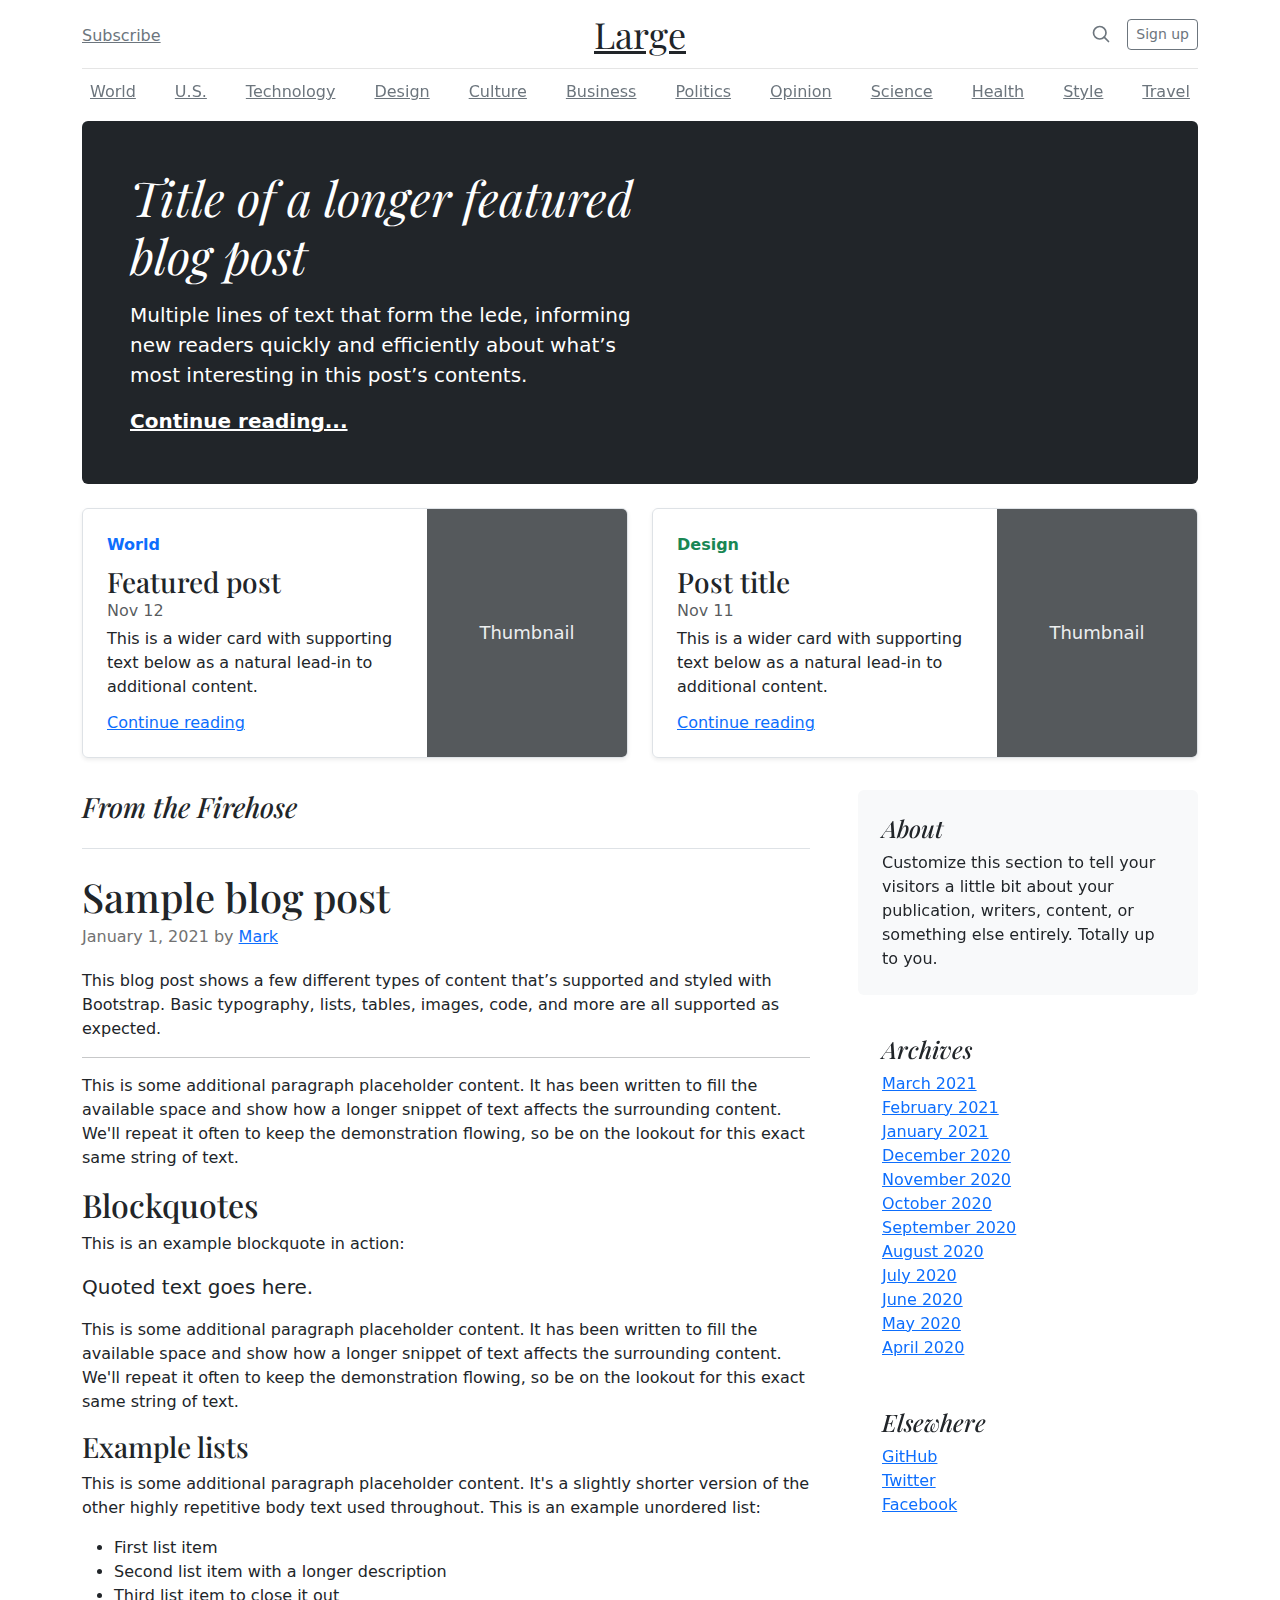
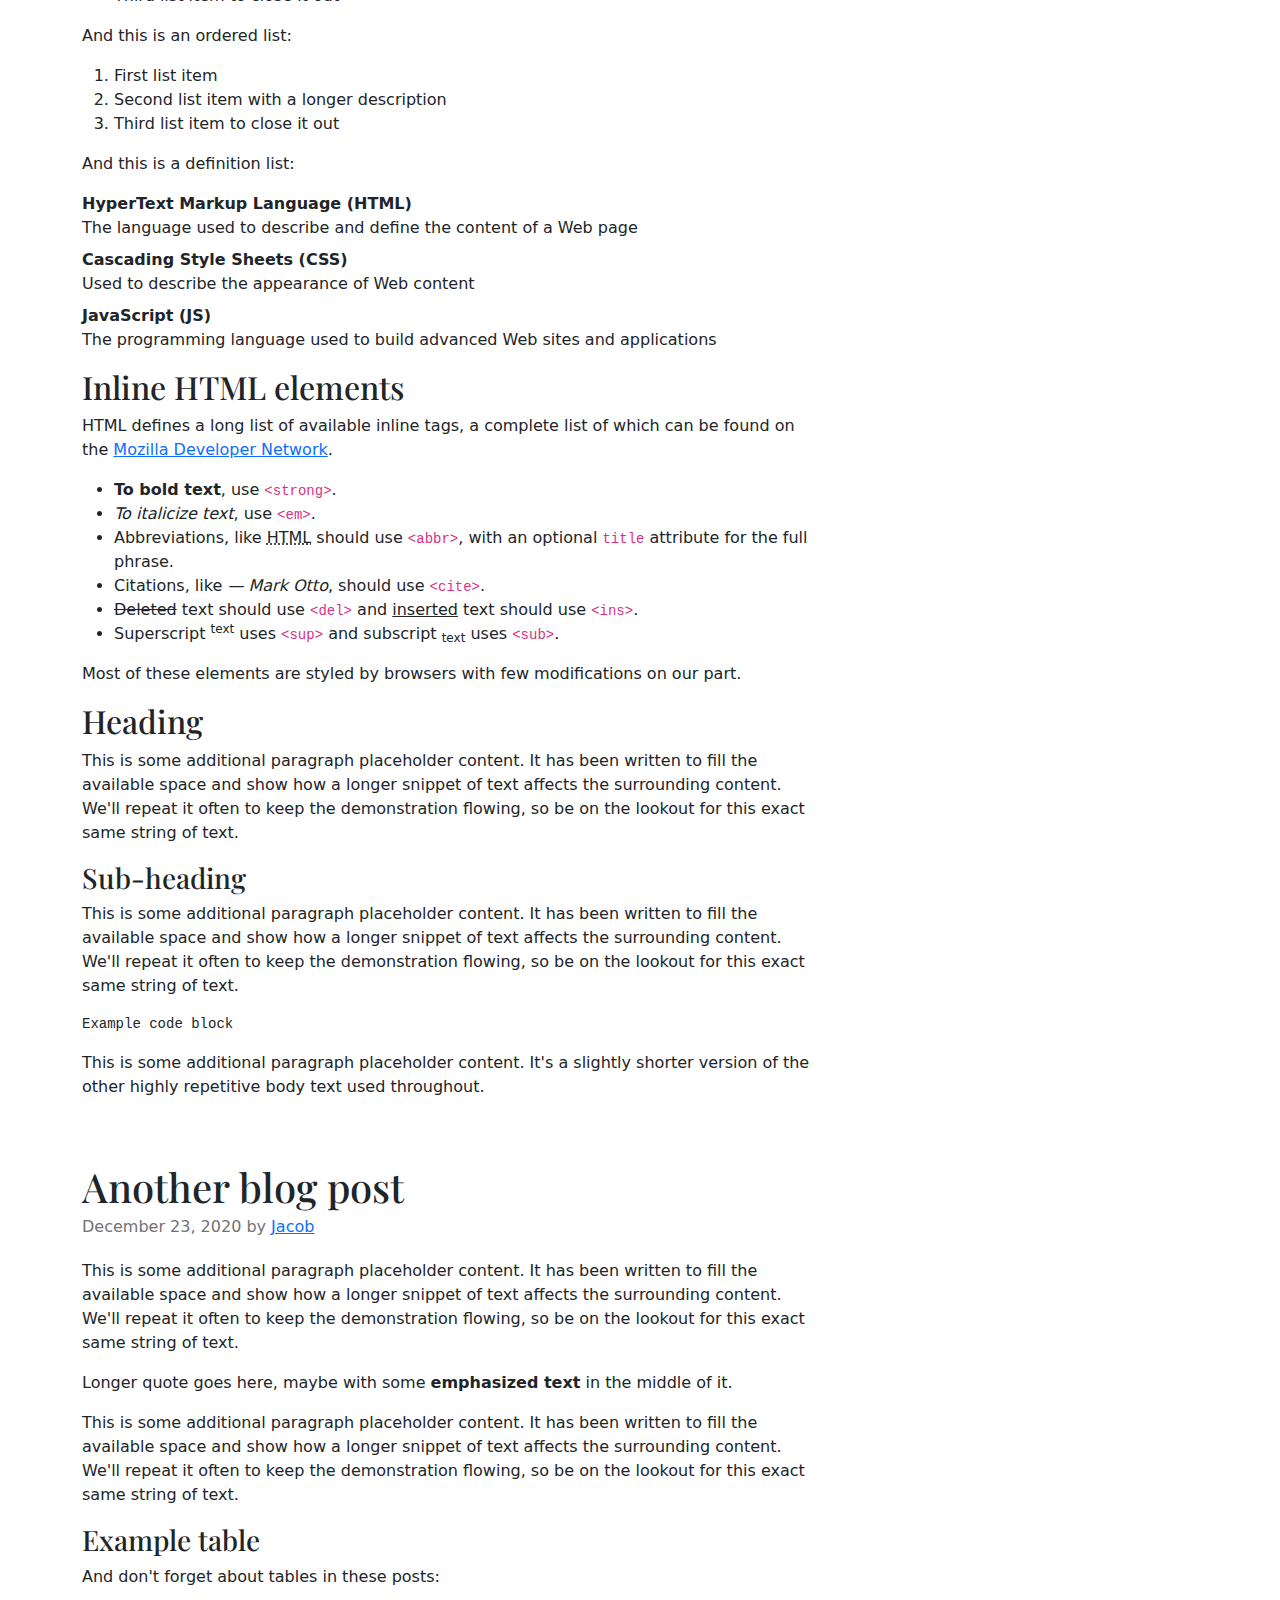
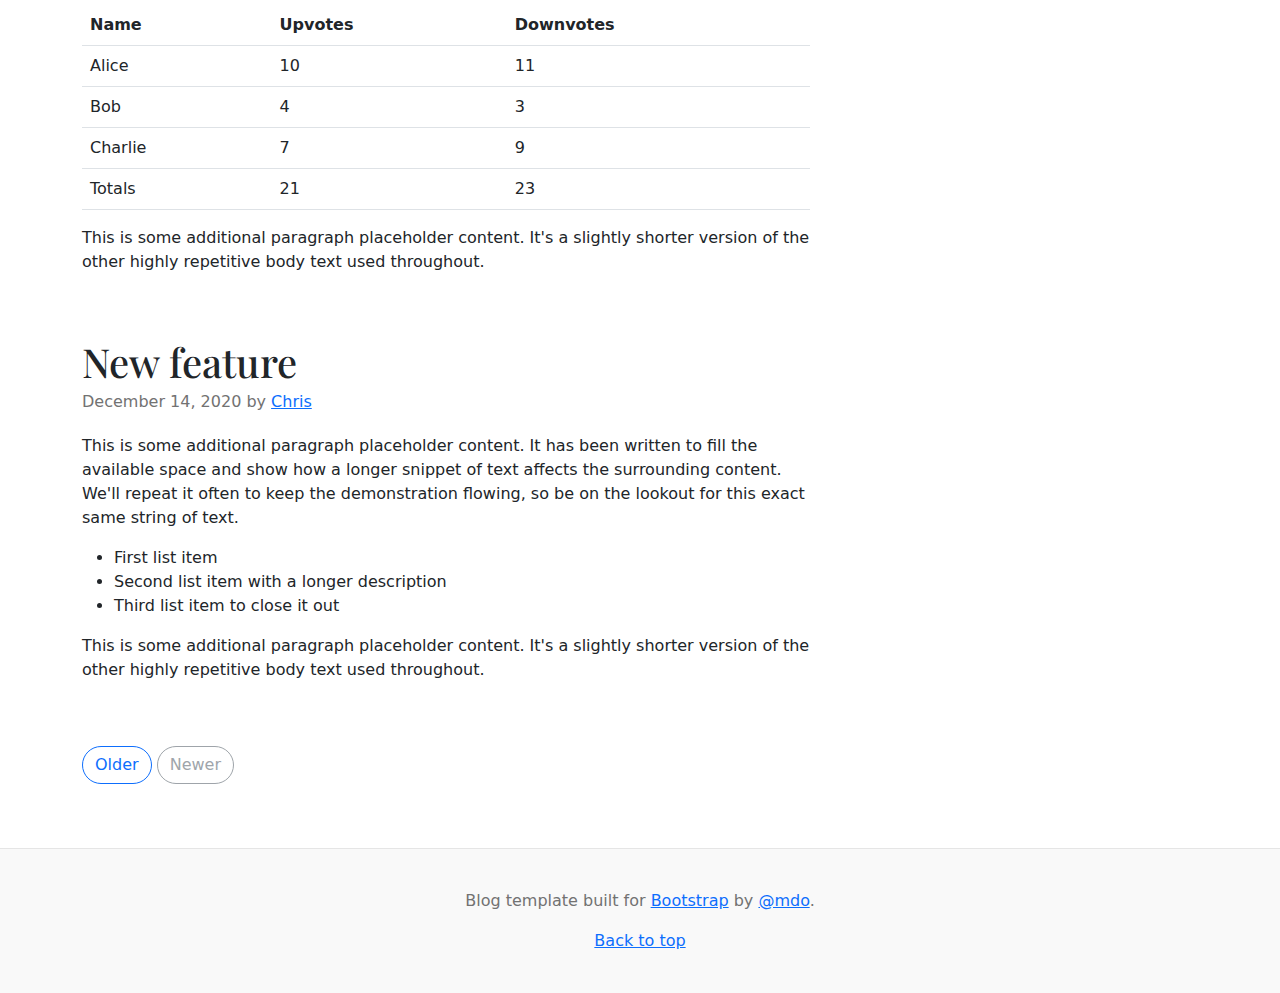
<file: bootstrap-5.2.0-English-examples/blog/index.html>
<!doctype html>
<html lang="en">
  <head>
    <meta charset="utf-8">
    <meta name="viewport" content="width=device-width, initial-scale=1">
    <meta name="description" content="">
    <meta name="author" content="Mark Otto, Jacob Thornton, and Bootstrap contributors">
    <meta name="generator" content="Hugo 0.98.0">
    <title>Blog Template · Bootstrap v5.2</title>

    <link rel="canonical" href="https://getbootstrap.com/docs/5.2/examples/blog/">

    

    

<link href="../assets/dist/css/bootstrap.min.css" rel="stylesheet">

    <style>
      .bd-placeholder-img {
        font-size: 1.125rem;
        text-anchor: middle;
        -webkit-user-select: none;
        -moz-user-select: none;
        user-select: none;
      }

      @media (min-width: 768px) {
        .bd-placeholder-img-lg {
          font-size: 3.5rem;
        }
      }

      .b-example-divider {
        height: 3rem;
        background-color: rgba(0, 0, 0, .1);
        border: solid rgba(0, 0, 0, .15);
        border-width: 1px 0;
        box-shadow: inset 0 .5em 1.5em rgba(0, 0, 0, .1), inset 0 .125em .5em rgba(0, 0, 0, .15);
      }

      .b-example-vr {
        flex-shrink: 0;
        width: 1.5rem;
        height: 100vh;
      }

      .bi {
        vertical-align: -.125em;
        fill: currentColor;
      }

      .nav-scroller {
        position: relative;
        z-index: 2;
        height: 2.75rem;
        overflow-y: hidden;
      }

      .nav-scroller .nav {
        display: flex;
        flex-wrap: nowrap;
        padding-bottom: 1rem;
        margin-top: -1px;
        overflow-x: auto;
        text-align: center;
        white-space: nowrap;
        -webkit-overflow-scrolling: touch;
      }
    </style>

    
    <!-- Custom styles for this template -->
    <link href="https://fonts.googleapis.com/css?family=Playfair&#43;Display:700,900&amp;display=swap" rel="stylesheet">
    <!-- Custom styles for this template -->
    <link href="blog.css" rel="stylesheet">
  </head>
  <body>
    
<div class="container">
  <header class="blog-header lh-1 py-3">
    <div class="row flex-nowrap justify-content-between align-items-center">
      <div class="col-4 pt-1">
        <a class="link-secondary" href="#">Subscribe</a>
      </div>
      <div class="col-4 text-center">
        <a class="blog-header-logo text-dark" href="#">Large</a>
      </div>
      <div class="col-4 d-flex justify-content-end align-items-center">
        <a class="link-secondary" href="#" aria-label="Search">
          <svg xmlns="http://www.w3.org/2000/svg" width="20" height="20" fill="none" stroke="currentColor" stroke-linecap="round" stroke-linejoin="round" stroke-width="2" class="mx-3" role="img" viewBox="0 0 24 24"><title>Search</title><circle cx="10.5" cy="10.5" r="7.5"/><path d="M21 21l-5.2-5.2"/></svg>
        </a>
        <a class="btn btn-sm btn-outline-secondary" href="#">Sign up</a>
      </div>
    </div>
  </header>

  <div class="nav-scroller py-1 mb-2">
    <nav class="nav d-flex justify-content-between">
      <a class="p-2 link-secondary" href="#">World</a>
      <a class="p-2 link-secondary" href="#">U.S.</a>
      <a class="p-2 link-secondary" href="#">Technology</a>
      <a class="p-2 link-secondary" href="#">Design</a>
      <a class="p-2 link-secondary" href="#">Culture</a>
      <a class="p-2 link-secondary" href="#">Business</a>
      <a class="p-2 link-secondary" href="#">Politics</a>
      <a class="p-2 link-secondary" href="#">Opinion</a>
      <a class="p-2 link-secondary" href="#">Science</a>
      <a class="p-2 link-secondary" href="#">Health</a>
      <a class="p-2 link-secondary" href="#">Style</a>
      <a class="p-2 link-secondary" href="#">Travel</a>
    </nav>
  </div>
</div>

<main class="container">
  <div class="p-4 p-md-5 mb-4 text-white rounded bg-dark">
    <div class="col-md-6 px-0">
      <h1 class="display-4 fst-italic">Title of a longer featured blog post</h1>
      <p class="lead my-3">Multiple lines of text that form the lede, informing new readers quickly and efficiently about what’s most interesting in this post’s contents.</p>
      <p class="lead mb-0"><a href="#" class="text-white fw-bold">Continue reading...</a></p>
    </div>
  </div>

  <div class="row mb-2">
    <div class="col-md-6">
      <div class="row g-0 border rounded overflow-hidden flex-md-row mb-4 shadow-sm h-md-250 position-relative">
        <div class="col p-4 d-flex flex-column position-static">
          <strong class="d-inline-block mb-2 text-primary">World</strong>
          <h3 class="mb-0">Featured post</h3>
          <div class="mb-1 text-muted">Nov 12</div>
          <p class="card-text mb-auto">This is a wider card with supporting text below as a natural lead-in to additional content.</p>
          <a href="#" class="stretched-link">Continue reading</a>
        </div>
        <div class="col-auto d-none d-lg-block">
          <svg class="bd-placeholder-img" width="200" height="250" xmlns="http://www.w3.org/2000/svg" role="img" aria-label="Placeholder: Thumbnail" preserveAspectRatio="xMidYMid slice" focusable="false"><title>Placeholder</title><rect width="100%" height="100%" fill="#55595c"/><text x="50%" y="50%" fill="#eceeef" dy=".3em">Thumbnail</text></svg>

        </div>
      </div>
    </div>
    <div class="col-md-6">
      <div class="row g-0 border rounded overflow-hidden flex-md-row mb-4 shadow-sm h-md-250 position-relative">
        <div class="col p-4 d-flex flex-column position-static">
          <strong class="d-inline-block mb-2 text-success">Design</strong>
          <h3 class="mb-0">Post title</h3>
          <div class="mb-1 text-muted">Nov 11</div>
          <p class="mb-auto">This is a wider card with supporting text below as a natural lead-in to additional content.</p>
          <a href="#" class="stretched-link">Continue reading</a>
        </div>
        <div class="col-auto d-none d-lg-block">
          <svg class="bd-placeholder-img" width="200" height="250" xmlns="http://www.w3.org/2000/svg" role="img" aria-label="Placeholder: Thumbnail" preserveAspectRatio="xMidYMid slice" focusable="false"><title>Placeholder</title><rect width="100%" height="100%" fill="#55595c"/><text x="50%" y="50%" fill="#eceeef" dy=".3em">Thumbnail</text></svg>

        </div>
      </div>
    </div>
  </div>

  <div class="row g-5">
    <div class="col-md-8">
      <h3 class="pb-4 mb-4 fst-italic border-bottom">
        From the Firehose
      </h3>

      <article class="blog-post">
        <h2 class="blog-post-title mb-1">Sample blog post</h2>
        <p class="blog-post-meta">January 1, 2021 by <a href="#">Mark</a></p>

        <p>This blog post shows a few different types of content that’s supported and styled with Bootstrap. Basic typography, lists, tables, images, code, and more are all supported as expected.</p>
        <hr>
        <p>This is some additional paragraph placeholder content. It has been written to fill the available space and show how a longer snippet of text affects the surrounding content. We'll repeat it often to keep the demonstration flowing, so be on the lookout for this exact same string of text.</p>
        <h2>Blockquotes</h2>
        <p>This is an example blockquote in action:</p>
        <blockquote class="blockquote">
          <p>Quoted text goes here.</p>
        </blockquote>
        <p>This is some additional paragraph placeholder content. It has been written to fill the available space and show how a longer snippet of text affects the surrounding content. We'll repeat it often to keep the demonstration flowing, so be on the lookout for this exact same string of text.</p>
        <h3>Example lists</h3>
        <p>This is some additional paragraph placeholder content. It's a slightly shorter version of the other highly repetitive body text used throughout. This is an example unordered list:</p>
        <ul>
          <li>First list item</li>
          <li>Second list item with a longer description</li>
          <li>Third list item to close it out</li>
        </ul>
        <p>And this is an ordered list:</p>
        <ol>
          <li>First list item</li>
          <li>Second list item with a longer description</li>
          <li>Third list item to close it out</li>
        </ol>
        <p>And this is a definition list:</p>
        <dl>
          <dt>HyperText Markup Language (HTML)</dt>
          <dd>The language used to describe and define the content of a Web page</dd>
          <dt>Cascading Style Sheets (CSS)</dt>
          <dd>Used to describe the appearance of Web content</dd>
          <dt>JavaScript (JS)</dt>
          <dd>The programming language used to build advanced Web sites and applications</dd>
        </dl>
        <h2>Inline HTML elements</h2>
        <p>HTML defines a long list of available inline tags, a complete list of which can be found on the <a href="https://developer.mozilla.org/en-US/docs/Web/HTML/Element">Mozilla Developer Network</a>.</p>
        <ul>
          <li><strong>To bold text</strong>, use <code class="language-plaintext highlighter-rouge">&lt;strong&gt;</code>.</li>
          <li><em>To italicize text</em>, use <code class="language-plaintext highlighter-rouge">&lt;em&gt;</code>.</li>
          <li>Abbreviations, like <abbr title="HyperText Markup Language">HTML</abbr> should use <code class="language-plaintext highlighter-rouge">&lt;abbr&gt;</code>, with an optional <code class="language-plaintext highlighter-rouge">title</code> attribute for the full phrase.</li>
          <li>Citations, like <cite>— Mark Otto</cite>, should use <code class="language-plaintext highlighter-rouge">&lt;cite&gt;</code>.</li>
          <li><del>Deleted</del> text should use <code class="language-plaintext highlighter-rouge">&lt;del&gt;</code> and <ins>inserted</ins> text should use <code class="language-plaintext highlighter-rouge">&lt;ins&gt;</code>.</li>
          <li>Superscript <sup>text</sup> uses <code class="language-plaintext highlighter-rouge">&lt;sup&gt;</code> and subscript <sub>text</sub> uses <code class="language-plaintext highlighter-rouge">&lt;sub&gt;</code>.</li>
        </ul>
        <p>Most of these elements are styled by browsers with few modifications on our part.</p>
        <h2>Heading</h2>
        <p>This is some additional paragraph placeholder content. It has been written to fill the available space and show how a longer snippet of text affects the surrounding content. We'll repeat it often to keep the demonstration flowing, so be on the lookout for this exact same string of text.</p>
        <h3>Sub-heading</h3>
        <p>This is some additional paragraph placeholder content. It has been written to fill the available space and show how a longer snippet of text affects the surrounding content. We'll repeat it often to keep the demonstration flowing, so be on the lookout for this exact same string of text.</p>
        <pre><code>Example code block</code></pre>
        <p>This is some additional paragraph placeholder content. It's a slightly shorter version of the other highly repetitive body text used throughout.</p>
      </article>

      <article class="blog-post">
        <h2 class="blog-post-title mb-1">Another blog post</h2>
        <p class="blog-post-meta">December 23, 2020 by <a href="#">Jacob</a></p>

        <p>This is some additional paragraph placeholder content. It has been written to fill the available space and show how a longer snippet of text affects the surrounding content. We'll repeat it often to keep the demonstration flowing, so be on the lookout for this exact same string of text.</p>
        <blockquote>
          <p>Longer quote goes here, maybe with some <strong>emphasized text</strong> in the middle of it.</p>
        </blockquote>
        <p>This is some additional paragraph placeholder content. It has been written to fill the available space and show how a longer snippet of text affects the surrounding content. We'll repeat it often to keep the demonstration flowing, so be on the lookout for this exact same string of text.</p>
        <h3>Example table</h3>
        <p>And don't forget about tables in these posts:</p>
        <table class="table">
          <thead>
            <tr>
              <th>Name</th>
              <th>Upvotes</th>
              <th>Downvotes</th>
            </tr>
          </thead>
          <tbody>
            <tr>
              <td>Alice</td>
              <td>10</td>
              <td>11</td>
            </tr>
            <tr>
              <td>Bob</td>
              <td>4</td>
              <td>3</td>
            </tr>
            <tr>
              <td>Charlie</td>
              <td>7</td>
              <td>9</td>
            </tr>
          </tbody>
          <tfoot>
            <tr>
              <td>Totals</td>
              <td>21</td>
              <td>23</td>
            </tr>
          </tfoot>
        </table>

        <p>This is some additional paragraph placeholder content. It's a slightly shorter version of the other highly repetitive body text used throughout.</p>
      </article>

      <article class="blog-post">
        <h2 class="blog-post-title mb-1">New feature</h2>
        <p class="blog-post-meta">December 14, 2020 by <a href="#">Chris</a></p>

        <p>This is some additional paragraph placeholder content. It has been written to fill the available space and show how a longer snippet of text affects the surrounding content. We'll repeat it often to keep the demonstration flowing, so be on the lookout for this exact same string of text.</p>
        <ul>
          <li>First list item</li>
          <li>Second list item with a longer description</li>
          <li>Third list item to close it out</li>
        </ul>
        <p>This is some additional paragraph placeholder content. It's a slightly shorter version of the other highly repetitive body text used throughout.</p>
      </article>

      <nav class="blog-pagination" aria-label="Pagination">
        <a class="btn btn-outline-primary rounded-pill" href="#">Older</a>
        <a class="btn btn-outline-secondary rounded-pill disabled">Newer</a>
      </nav>

    </div>

    <div class="col-md-4">
      <div class="position-sticky" style="top: 2rem;">
        <div class="p-4 mb-3 bg-light rounded">
          <h4 class="fst-italic">About</h4>
          <p class="mb-0">Customize this section to tell your visitors a little bit about your publication, writers, content, or something else entirely. Totally up to you.</p>
        </div>

        <div class="p-4">
          <h4 class="fst-italic">Archives</h4>
          <ol class="list-unstyled mb-0">
            <li><a href="#">March 2021</a></li>
            <li><a href="#">February 2021</a></li>
            <li><a href="#">January 2021</a></li>
            <li><a href="#">December 2020</a></li>
            <li><a href="#">November 2020</a></li>
            <li><a href="#">October 2020</a></li>
            <li><a href="#">September 2020</a></li>
            <li><a href="#">August 2020</a></li>
            <li><a href="#">July 2020</a></li>
            <li><a href="#">June 2020</a></li>
            <li><a href="#">May 2020</a></li>
            <li><a href="#">April 2020</a></li>
          </ol>
        </div>

        <div class="p-4">
          <h4 class="fst-italic">Elsewhere</h4>
          <ol class="list-unstyled">
            <li><a href="#">GitHub</a></li>
            <li><a href="#">Twitter</a></li>
            <li><a href="#">Facebook</a></li>
          </ol>
        </div>
      </div>
    </div>
  </div>

</main>

<footer class="blog-footer">
  <p>Blog template built for <a href="https://getbootstrap.com/">Bootstrap</a> by <a href="https://twitter.com/mdo">@mdo</a>.</p>
  <p>
    <a href="#">Back to top</a>
  </p>
</footer>


    
  </body>
</html>
</file>
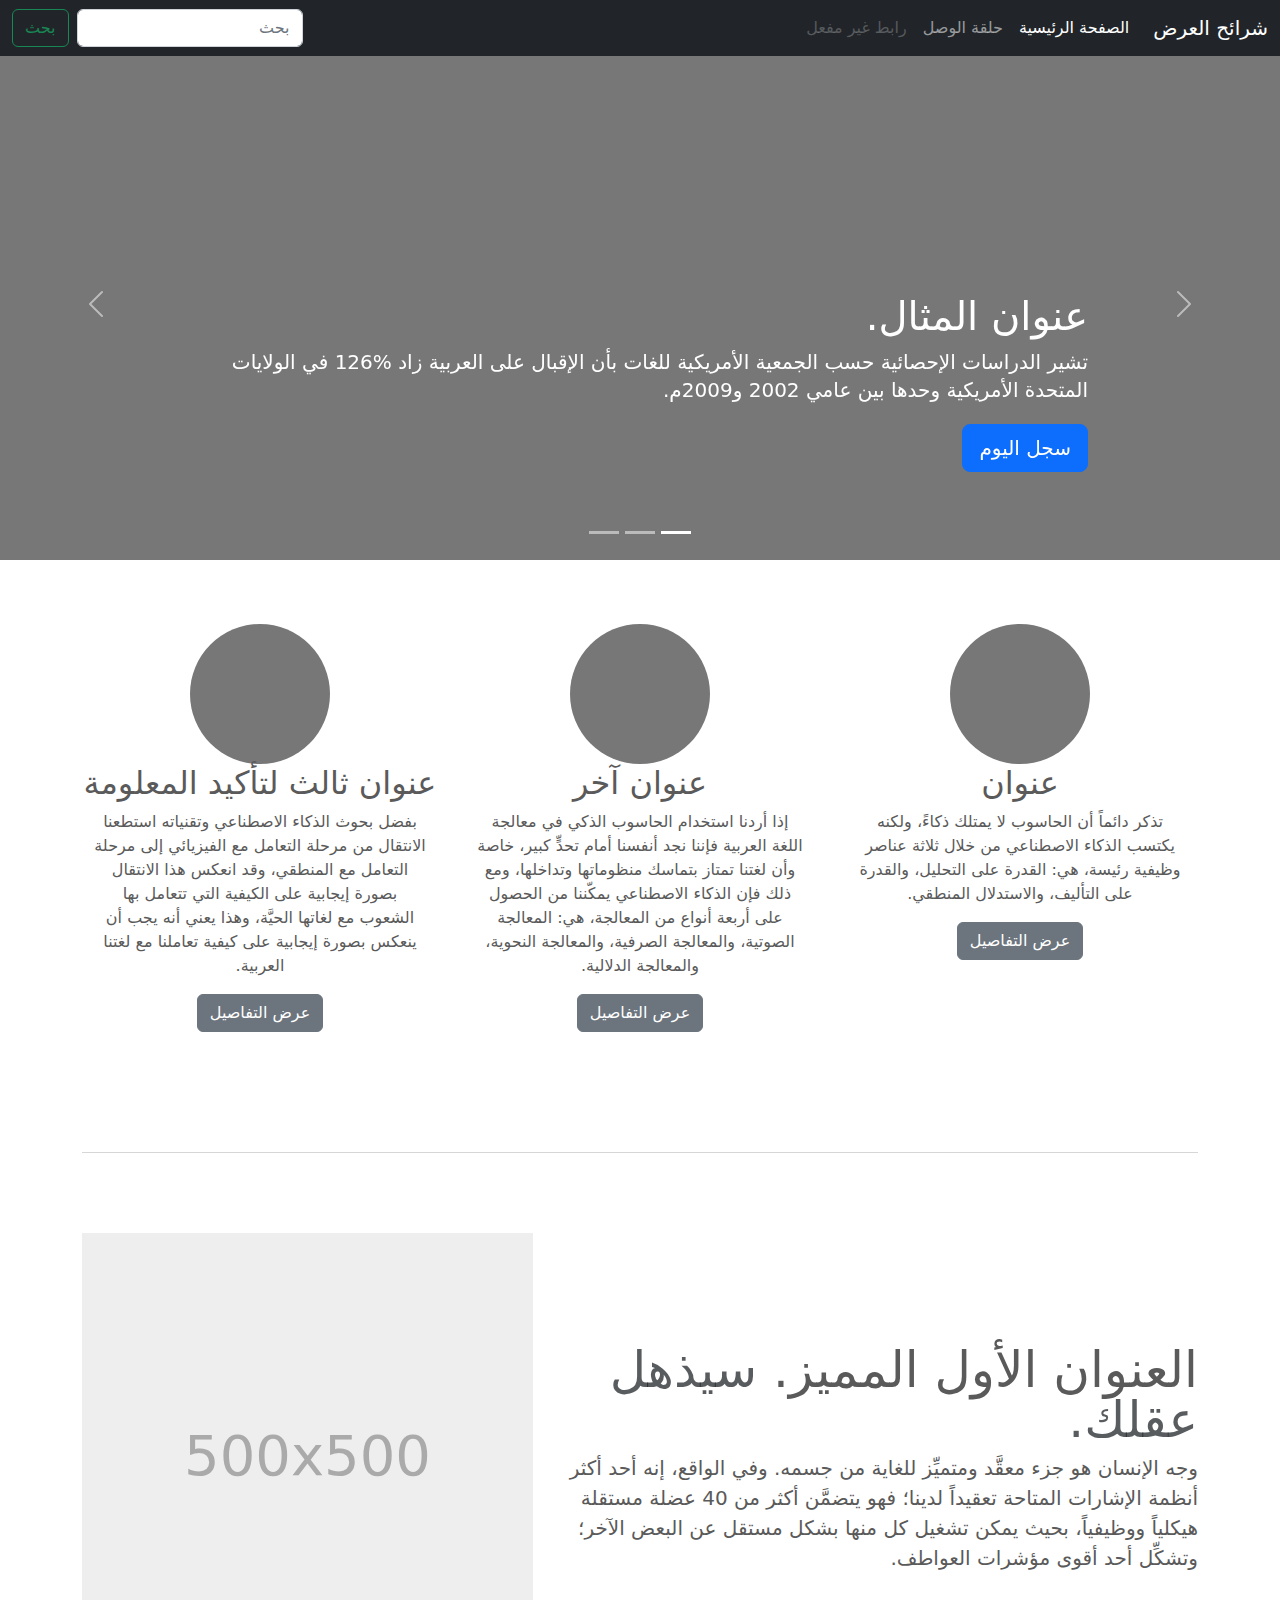
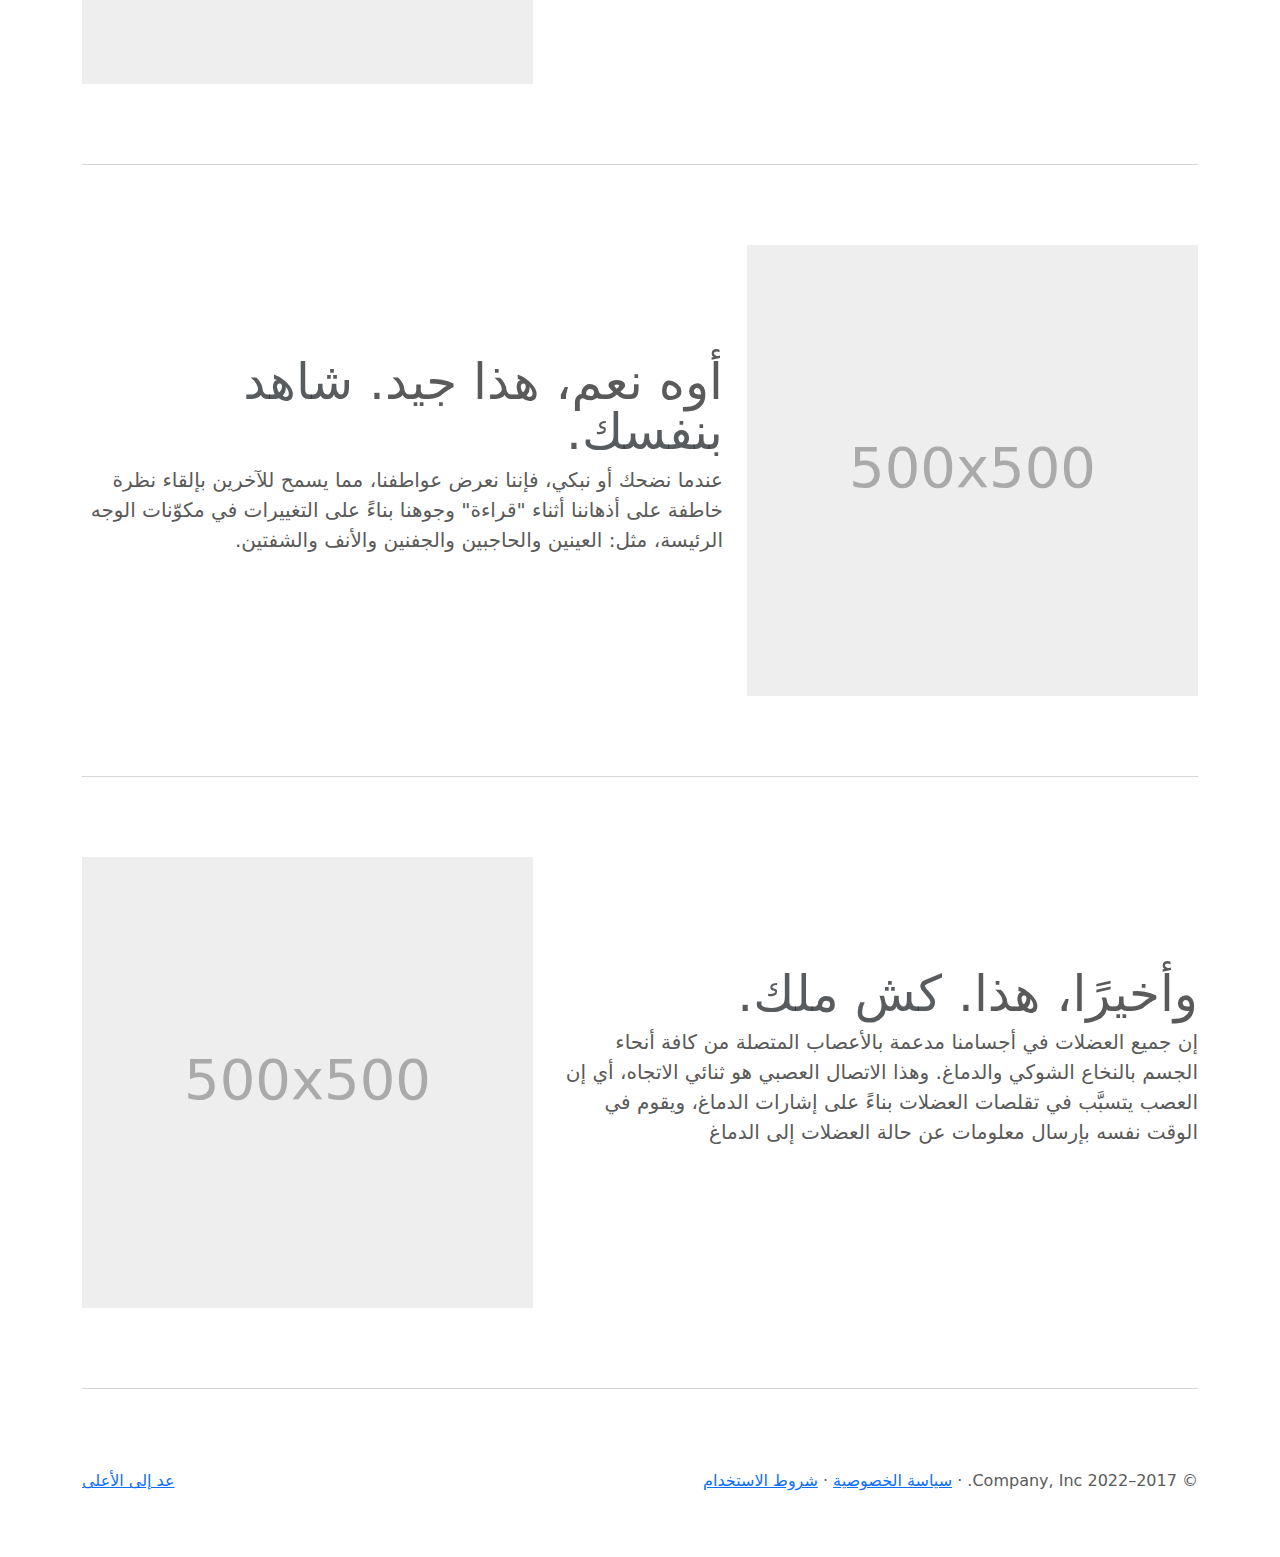
<file: bootstrap-5.2.0-English-examples/carousel-rtl/index.html>
<!doctype html>
<html lang="ar" dir="rtl">
  <head>
    <meta charset="utf-8">
    <meta name="viewport" content="width=device-width, initial-scale=1">
    <meta name="description" content="">
    <meta name="author" content="Mark Otto, Jacob Thornton, and Bootstrap contributors">
    <meta name="generator" content="Hugo 0.98.0">
    <title>قالب  شرائح العرض · Bootstrap v5.2</title>

    <link rel="canonical" href="https://getbootstrap.com/docs/5.2/examples/carousel-rtl/">

    

    

<link href="../assets/dist/css/bootstrap.rtl.min.css" rel="stylesheet">

    <style>
      .bd-placeholder-img {
        font-size: 1.125rem;
        text-anchor: middle;
        -webkit-user-select: none;
        -moz-user-select: none;
        user-select: none;
      }

      @media (min-width: 768px) {
        .bd-placeholder-img-lg {
          font-size: 3.5rem;
        }
      }

      .b-example-divider {
        height: 3rem;
        background-color: rgba(0, 0, 0, .1);
        border: solid rgba(0, 0, 0, .15);
        border-width: 1px 0;
        box-shadow: inset 0 .5em 1.5em rgba(0, 0, 0, .1), inset 0 .125em .5em rgba(0, 0, 0, .15);
      }

      .b-example-vr {
        flex-shrink: 0;
        width: 1.5rem;
        height: 100vh;
      }

      .bi {
        vertical-align: -.125em;
        fill: currentColor;
      }

      .nav-scroller {
        position: relative;
        z-index: 2;
        height: 2.75rem;
        overflow-y: hidden;
      }

      .nav-scroller .nav {
        display: flex;
        flex-wrap: nowrap;
        padding-bottom: 1rem;
        margin-top: -1px;
        overflow-x: auto;
        text-align: center;
        white-space: nowrap;
        -webkit-overflow-scrolling: touch;
      }
    </style>

    
    <!-- Custom styles for this template -->
    <link href="../carousel/carousel.rtl.css" rel="stylesheet">
  </head>
  <body>
    
<header>
  <nav class="navbar navbar-expand-md navbar-dark fixed-top bg-dark">
    <div class="container-fluid">
      <a class="navbar-brand" href="#">شرائح العرض</a>
      <button class="navbar-toggler" type="button" data-bs-toggle="collapse" data-bs-target="#navbarCollapse" aria-controls="navbarCollapse" aria-expanded="false" aria-label="تبديل التنقل">
        <span class="navbar-toggler-icon"></span>
      </button>
      <div class="collapse navbar-collapse" id="navbarCollapse">
        <ul class="navbar-nav me-auto mb-2 mb-md-0">
          <li class="nav-item">
            <a class="nav-link active" aria-current="page" href="#">الصفحة الرئيسية</a>
          </li>
          <li class="nav-item">
            <a class="nav-link" href="#">حلقة الوصل</a>
          </li>
          <li class="nav-item">
            <a class="nav-link disabled">رابط غير مفعل</a>
          </li>
        </ul>
        <form class="d-flex" role="search">
          <input class="form-control me-2" type="search" placeholder="بحث" aria-label="بحث">
          <button class="btn btn-outline-success" type="submit">بحث</button>
        </form>
      </div>
    </div>
  </nav>
</header>

<main>

  <div id="myCarousel" class="carousel slide" data-bs-ride="carousel">
    <div class="carousel-indicators">
      <button type="button" data-bs-target="#myCarousel" data-bs-slide-to="0" class="active" aria-current="true" aria-label="Slide 1"></button>
      <button type="button" data-bs-target="#myCarousel" data-bs-slide-to="1" aria-label="Slide 2"></button>
      <button type="button" data-bs-target="#myCarousel" data-bs-slide-to="2" aria-label="Slide 3"></button>
    </div>
    <div class="carousel-inner">
      <div class="carousel-item active">
        <svg class="bd-placeholder-img" width="100%" height="100%" xmlns="http://www.w3.org/2000/svg" aria-hidden="true" preserveAspectRatio="xMidYMid slice" focusable="false"><rect width="100%" height="100%" fill="#777"/></svg>

        <div class="container">
          <div class="carousel-caption text-start">
            <h1>عنوان المثال.</h1>
            <p>تشير الدراسات الإحصائية حسب الجمعية الأمريكية للغات بأن الإقبال على العربية زاد %126 في الولايات المتحدة الأمريكية وحدها بين عامي 2002 و2009م.</p>
            <p><a class="btn btn-lg btn-primary" href="#">سجل اليوم</a></p>
          </div>
        </div>
      </div>
      <div class="carousel-item">
        <svg class="bd-placeholder-img" width="100%" height="100%" xmlns="http://www.w3.org/2000/svg" aria-hidden="true" preserveAspectRatio="xMidYMid slice" focusable="false"><rect width="100%" height="100%" fill="#777"/></svg>

        <div class="container">
          <div class="carousel-caption">
            <h1>عنوان مثال آخر.</h1>
            <p>حسب المجلس الثقافي البريطاني فإن تعليم الإنجليزية داخل بريطانيا يسهم في تعزيز اقتصادها بما يتجاوز ملياري جنيه سنوياً، كما أنه وفر أكثر من 26 ألف وظيفة.</p>
            <p><a class="btn btn-lg btn-primary" href="#">أعرف أكثر</a></p>
          </div>
        </div>
      </div>
      <div class="carousel-item">
        <svg class="bd-placeholder-img" width="100%" height="100%" xmlns="http://www.w3.org/2000/svg" aria-hidden="true" preserveAspectRatio="xMidYMid slice" focusable="false"><rect width="100%" height="100%" fill="#777"/></svg>

        <div class="container">
          <div class="carousel-caption text-end">
            <h1>واحد أكثر لقياس جيد.</h1>
            <p>الإحصاءات لحجم الاستثمار اللغوي خارج بريطانيا تتفاوت من سنة لأخرى إلا أن المدير التنفيذي للمجلس الثقافي البريطاني إدي بايرز يرى أن استثمار تعليم الإنجليزية في الخارج لا يحسب على المستوى المالي فحسب بل على المستوى السياسي أيضاً.</p>
            <p><a class="btn btn-lg btn-primary" href="#">تصفح المعرض</a></p>
          </div>
        </div>
      </div>
    </div>
    <button class="carousel-control-prev" type="button" data-bs-target="#myCarousel" data-bs-slide="prev">
      <span class="carousel-control-prev-icon" aria-hidden="true"></span>
      <span class="visually-hidden">السابق</span>
    </button>
    <button class="carousel-control-next" type="button" data-bs-target="#myCarousel" data-bs-slide="next">
      <span class="carousel-control-next-icon" aria-hidden="true"></span>
      <span class="visually-hidden">التالي</span>
    </button>
  </div>


  <!-- Marketing messaging and featurettes
  ================================================== -->
  <!-- Wrap the rest of the page in another container to center all the content. -->

  <div class="container marketing">

    <!-- Three columns of text below the carousel -->
    <div class="row">
      <div class="col-lg-4">
        <svg class="bd-placeholder-img rounded-circle" width="140" height="140" xmlns="http://www.w3.org/2000/svg" role="img" aria-label="Placeholder: 140x140" preserveAspectRatio="xMidYMid slice" focusable="false"><title>Placeholder</title><rect width="100%" height="100%" fill="#777"/><text x="50%" y="50%" fill="#777" dy=".3em">140x140</text></svg>

        <h2 class="fw-normal">عنوان</h2>
        <p>تذكر دائماً أن الحاسوب لا يمتلك ذكاءً، ولكنه يكتسب الذكاء الاصطناعي من خلال ثلاثة عناصر وظيفية رئيسة، هي: القدرة على التحليل، والقدرة على التأليف، والاستدلال المنطقي.</p>
        <p><a class="btn btn-secondary" href="#">عرض التفاصيل</a></p>
      </div><!-- /.col-lg-4 -->
      <div class="col-lg-4">
        <svg class="bd-placeholder-img rounded-circle" width="140" height="140" xmlns="http://www.w3.org/2000/svg" role="img" aria-label="Placeholder: 140x140" preserveAspectRatio="xMidYMid slice" focusable="false"><title>Placeholder</title><rect width="100%" height="100%" fill="#777"/><text x="50%" y="50%" fill="#777" dy=".3em">140x140</text></svg>

        <h2 class="fw-normal">عنوان آخر</h2>
        <p>إذا أردنا استخدام الحاسوب الذكي في معالجة اللغة العربية فإننا نجد أنفسنا أمام تحدٍّ كبير، خاصة وأن لغتنا تمتاز بتماسك منظوماتها وتداخلها، ومع ذلك فإن الذكاء الاصطناعي يمكّننا من الحصول على أربعة أنواع من المعالجة، هي: المعالجة الصوتية، والمعالجة الصرفية، والمعالجة النحوية، والمعالجة الدلالية.</p>
        <p><a class="btn btn-secondary" href="#">عرض التفاصيل</a></p>
      </div><!-- /.col-lg-4 -->
      <div class="col-lg-4">
        <svg class="bd-placeholder-img rounded-circle" width="140" height="140" xmlns="http://www.w3.org/2000/svg" role="img" aria-label="Placeholder: 140x140" preserveAspectRatio="xMidYMid slice" focusable="false"><title>Placeholder</title><rect width="100%" height="100%" fill="#777"/><text x="50%" y="50%" fill="#777" dy=".3em">140x140</text></svg>

        <h2 class="fw-normal">عنوان ثالث لتأكيد المعلومة</h2>
        <p>بفضل بحوث الذكاء الاصطناعي وتقنياته استطعنا الانتقال من مرحلة التعامل مع الفيزيائي إلى مرحلة التعامل مع المنطقي، وقد انعكس هذا الانتقال بصورة إيجابية على الكيفية التي تتعامل بها الشعوب مع لغاتها الحيَّة، وهذا يعني أنه يجب أن ينعكس بصورة إيجابية على كيفية تعاملنا مع لغتنا العربية.</p>
        <p><a class="btn btn-secondary" href="#">عرض التفاصيل</a></p>
      </div><!-- /.col-lg-4 -->
    </div><!-- /.row -->


    <!-- START THE FEATURETTES -->

    <hr class="featurette-divider">

    <div class="row featurette">
      <div class="col-md-7">
        <h2 class="featurette-heading fw-normal lh-1">العنوان الأول المميز. <span class="text-muted"> سيذهل عقلك. </span></h2>
        <p class="lead">وجه الإنسان هو جزء معقَّد ومتميِّز للغاية من جسمه. وفي الواقع، إنه أحد أكثر أنظمة الإشارات المتاحة تعقيداً لدينا؛ فهو يتضمَّن أكثر من 40 عضلة مستقلة هيكلياً ووظيفياً، بحيث يمكن تشغيل كل منها بشكل مستقل عن البعض الآخر؛ وتشكِّل أحد أقوى مؤشرات العواطف.</p>
      </div>
      <div class="col-md-5">
        <svg class="bd-placeholder-img bd-placeholder-img-lg featurette-image img-fluid mx-auto" width="500" height="500" xmlns="http://www.w3.org/2000/svg" role="img" aria-label="Placeholder: 500x500" preserveAspectRatio="xMidYMid slice" focusable="false"><title>Placeholder</title><rect width="100%" height="100%" fill="#eee"/><text x="50%" y="50%" fill="#aaa" dy=".3em">500x500</text></svg>

      </div>
    </div>

    <hr class="featurette-divider">

    <div class="row featurette">
      <div class="col-md-7 order-md-2">
        <h2 class="featurette-heading fw-normal lh-1">أوه نعم، هذا جيد. <span class="text-muted"> شاهد بنفسك. </span></h2>
        <p class="lead">عندما نضحك أو نبكي، فإننا نعرض عواطفنا، مما يسمح للآخرين بإلقاء نظرة خاطفة على أذهاننا أثناء "قراءة" وجوهنا بناءً على التغييرات في مكوّنات الوجه الرئيسة، مثل: العينين والحاجبين والجفنين والأنف والشفتين.</p>
      </div>
      <div class="col-md-5 order-md-1">
        <svg class="bd-placeholder-img bd-placeholder-img-lg featurette-image img-fluid mx-auto" width="500" height="500" xmlns="http://www.w3.org/2000/svg" role="img" aria-label="Placeholder: 500x500" preserveAspectRatio="xMidYMid slice" focusable="false"><title>Placeholder</title><rect width="100%" height="100%" fill="#eee"/><text x="50%" y="50%" fill="#aaa" dy=".3em">500x500</text></svg>

      </div>
    </div>

    <hr class="featurette-divider">

    <div class="row featurette">
      <div class="col-md-7">
        <h2 class="featurette-heading fw-normal lh-1">وأخيرًا، هذا. <span class="text-muted"> كش ملك. </span></h2>
        <p class="lead">إن جميع العضلات في أجسامنا مدعمة بالأعصاب المتصلة من كافة أنحاء الجسم بالنخاع الشوكي والدماغ. وهذا الاتصال العصبي هو ثنائي الاتجاه، أي إن العصب يتسبَّب في تقلصات العضلات بناءً على إشارات الدماغ، ويقوم في الوقت نفسه بإرسال معلومات عن حالة العضلات إلى الدماغ</p>
      </div>
      <div class="col-md-5">
        <svg class="bd-placeholder-img bd-placeholder-img-lg featurette-image img-fluid mx-auto" width="500" height="500" xmlns="http://www.w3.org/2000/svg" role="img" aria-label="Placeholder: 500x500" preserveAspectRatio="xMidYMid slice" focusable="false"><title>Placeholder</title><rect width="100%" height="100%" fill="#eee"/><text x="50%" y="50%" fill="#aaa" dy=".3em">500x500</text></svg>

      </div>
    </div>

    <hr class="featurette-divider">

    <!-- /END THE FEATURETTES -->

  </div><!-- /.container -->


  <!-- FOOTER -->
  <footer class="container">
    <p class="float-end"><a href="#">عد إلى الأعلى</a></p>
    <p>&copy; 2017–2022 Company, Inc. &middot; <a href="#">سياسة الخصوصية</a> &middot; <a href="#">شروط الاستخدام</a></p>
  </footer>
</main>


    <script src="../assets/dist/js/bootstrap.bundle.min.js"></script>

      
  </body>
</html>
</file>
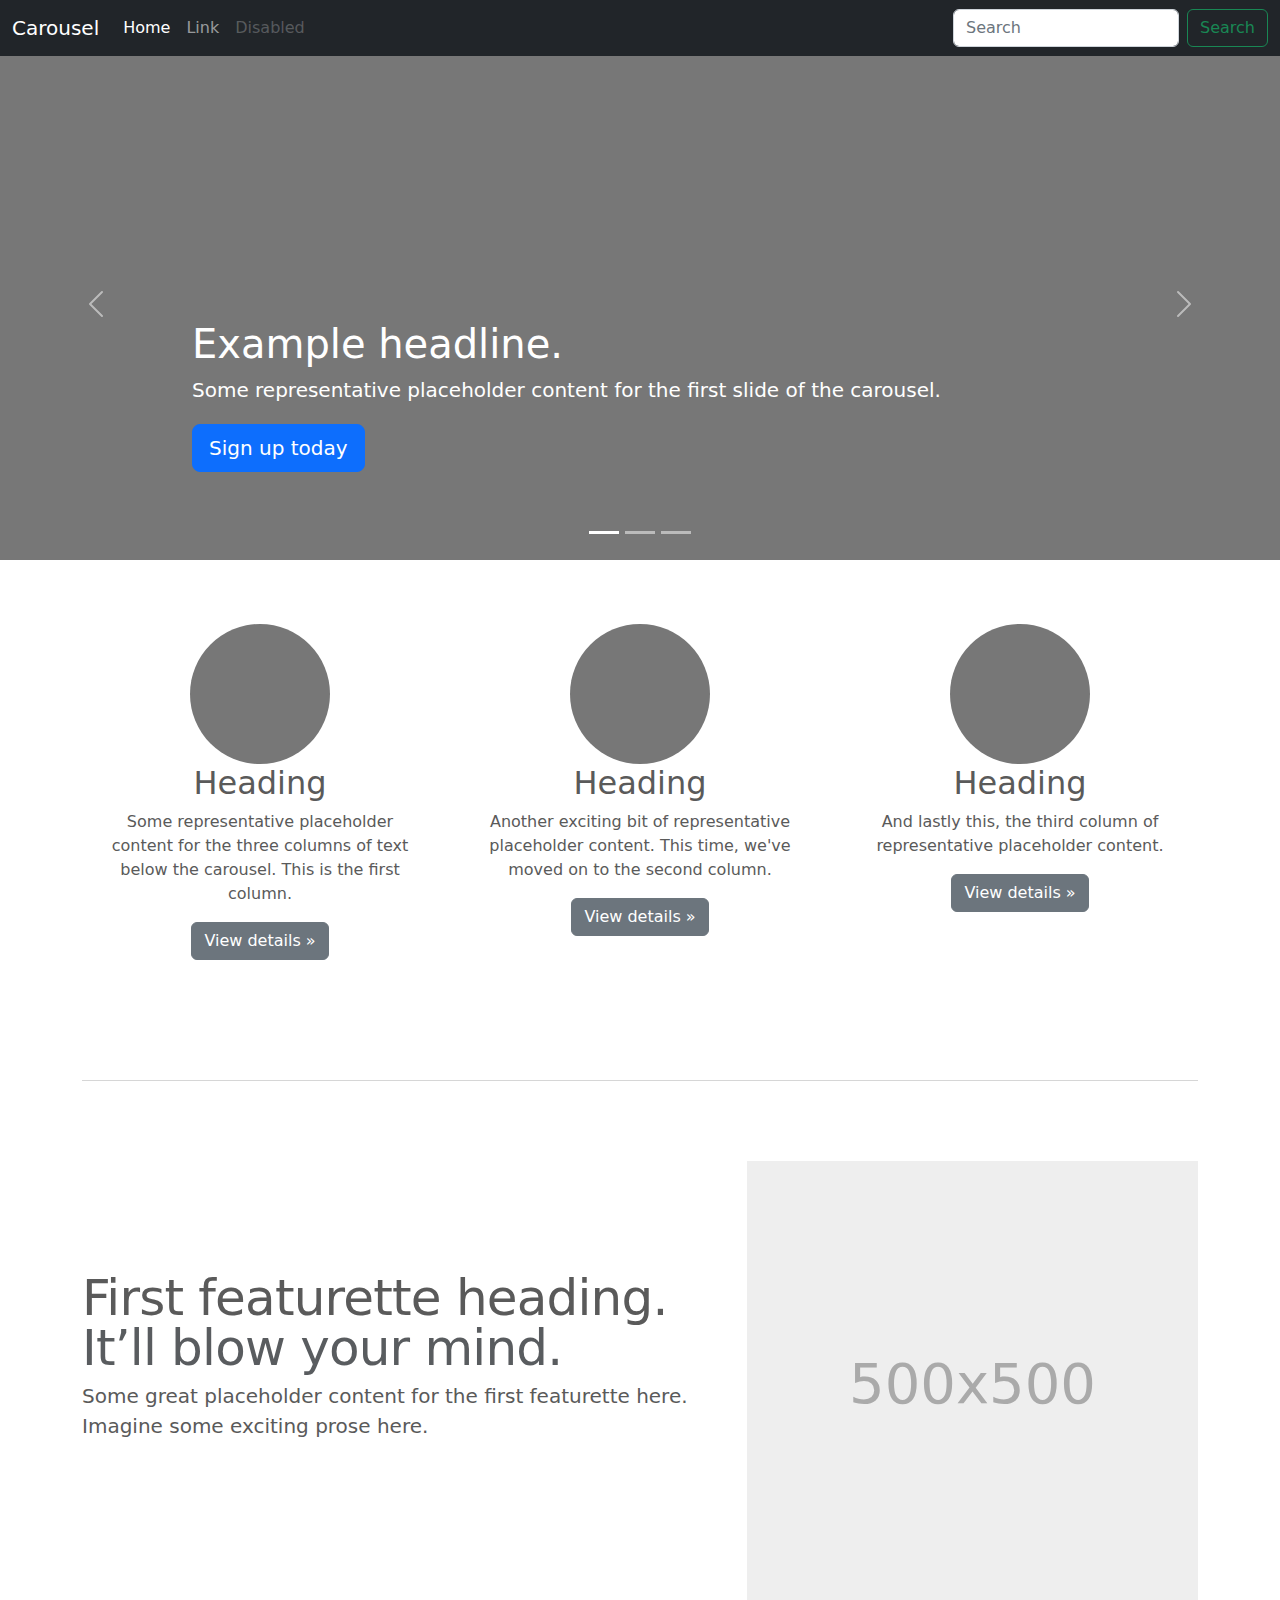
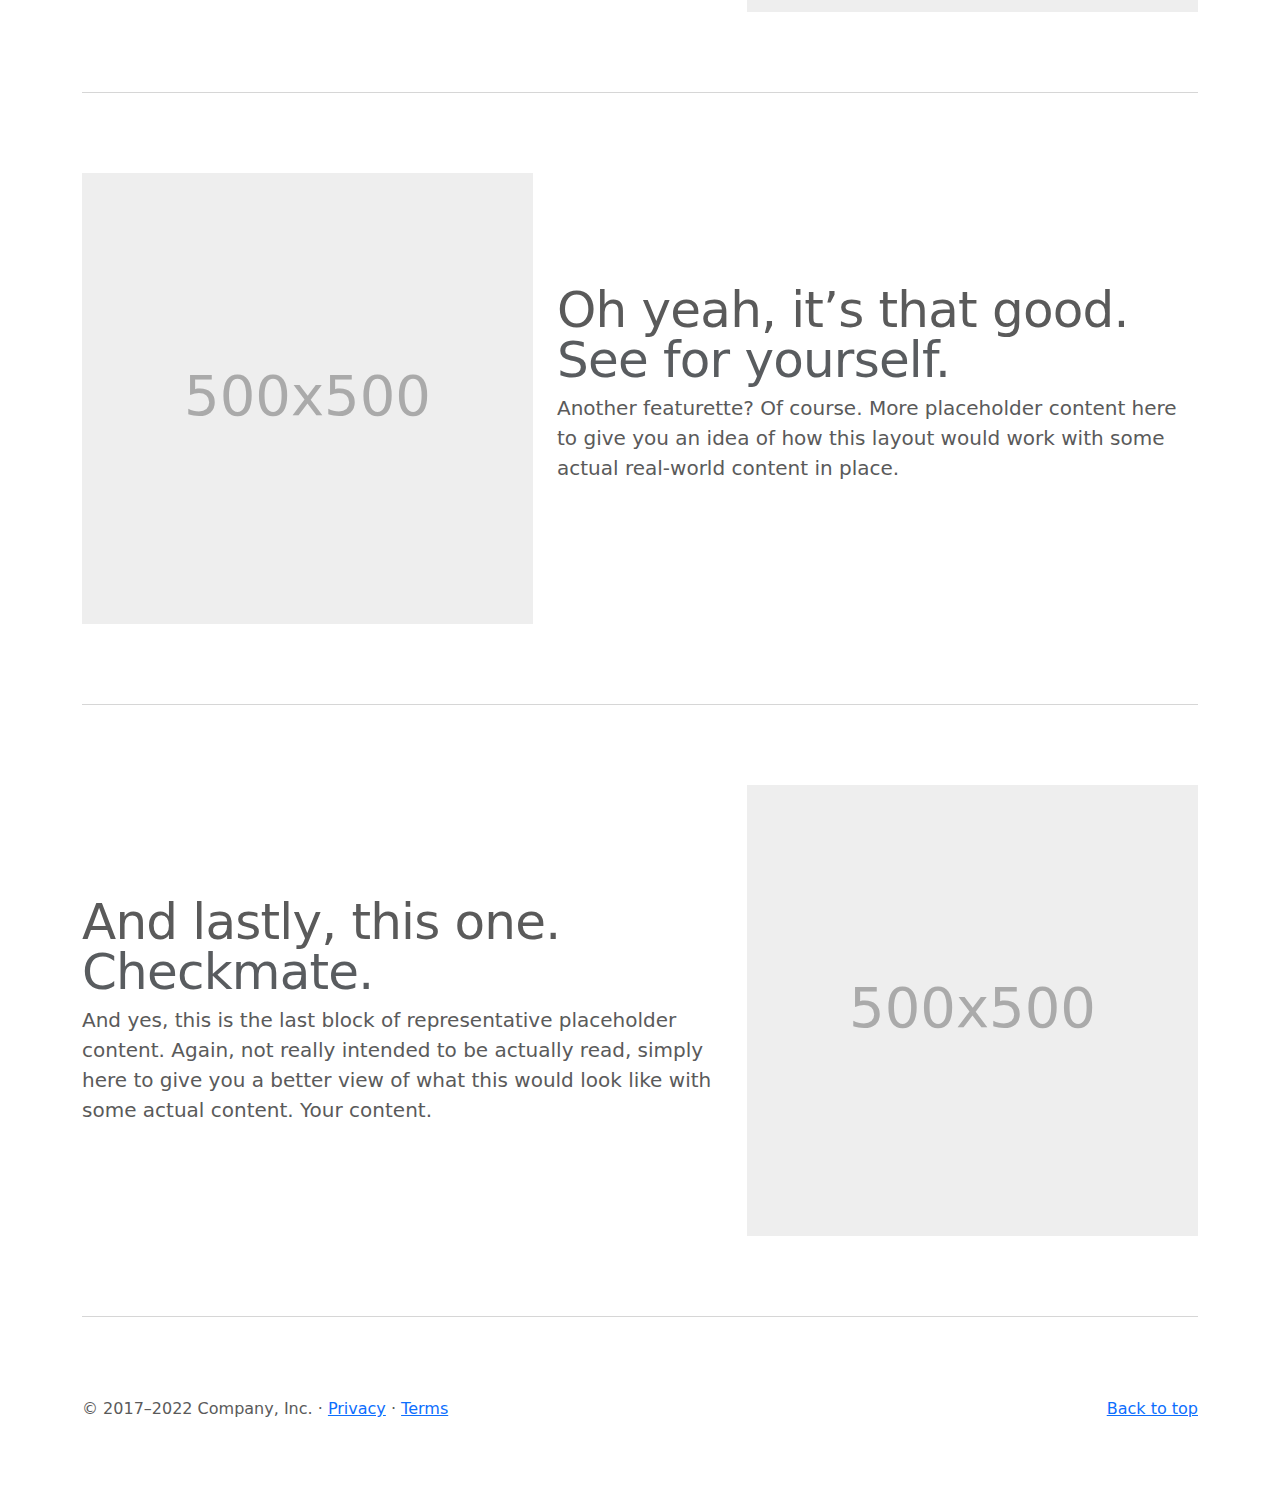
<file: bootstrap-5.2.0-English-examples/carousel/index.html>
<!doctype html>
<html lang="en">
  <head>
    <meta charset="utf-8">
    <meta name="viewport" content="width=device-width, initial-scale=1">
    <meta name="description" content="">
    <meta name="author" content="Mark Otto, Jacob Thornton, and Bootstrap contributors">
    <meta name="generator" content="Hugo 0.98.0">
    <title>Carousel Template · Bootstrap v5.2</title>

    <link rel="canonical" href="https://getbootstrap.com/docs/5.2/examples/carousel/">

    

    

<link href="../assets/dist/css/bootstrap.min.css" rel="stylesheet">

    <style>
      .bd-placeholder-img {
        font-size: 1.125rem;
        text-anchor: middle;
        -webkit-user-select: none;
        -moz-user-select: none;
        user-select: none;
      }

      @media (min-width: 768px) {
        .bd-placeholder-img-lg {
          font-size: 3.5rem;
        }
      }

      .b-example-divider {
        height: 3rem;
        background-color: rgba(0, 0, 0, .1);
        border: solid rgba(0, 0, 0, .15);
        border-width: 1px 0;
        box-shadow: inset 0 .5em 1.5em rgba(0, 0, 0, .1), inset 0 .125em .5em rgba(0, 0, 0, .15);
      }

      .b-example-vr {
        flex-shrink: 0;
        width: 1.5rem;
        height: 100vh;
      }

      .bi {
        vertical-align: -.125em;
        fill: currentColor;
      }

      .nav-scroller {
        position: relative;
        z-index: 2;
        height: 2.75rem;
        overflow-y: hidden;
      }

      .nav-scroller .nav {
        display: flex;
        flex-wrap: nowrap;
        padding-bottom: 1rem;
        margin-top: -1px;
        overflow-x: auto;
        text-align: center;
        white-space: nowrap;
        -webkit-overflow-scrolling: touch;
      }
    </style>

    
    <!-- Custom styles for this template -->
    <link href="carousel.css" rel="stylesheet">
  </head>
  <body>
    
<header>
  <nav class="navbar navbar-expand-md navbar-dark fixed-top bg-dark">
    <div class="container-fluid">
      <a class="navbar-brand" href="#">Carousel</a>
      <button class="navbar-toggler" type="button" data-bs-toggle="collapse" data-bs-target="#navbarCollapse" aria-controls="navbarCollapse" aria-expanded="false" aria-label="Toggle navigation">
        <span class="navbar-toggler-icon"></span>
      </button>
      <div class="collapse navbar-collapse" id="navbarCollapse">
        <ul class="navbar-nav me-auto mb-2 mb-md-0">
          <li class="nav-item">
            <a class="nav-link active" aria-current="page" href="#">Home</a>
          </li>
          <li class="nav-item">
            <a class="nav-link" href="#">Link</a>
          </li>
          <li class="nav-item">
            <a class="nav-link disabled">Disabled</a>
          </li>
        </ul>
        <form class="d-flex" role="search">
          <input class="form-control me-2" type="search" placeholder="Search" aria-label="Search">
          <button class="btn btn-outline-success" type="submit">Search</button>
        </form>
      </div>
    </div>
  </nav>
</header>

<main>

  <div id="myCarousel" class="carousel slide" data-bs-ride="carousel">
    <div class="carousel-indicators">
      <button type="button" data-bs-target="#myCarousel" data-bs-slide-to="0" class="active" aria-current="true" aria-label="Slide 1"></button>
      <button type="button" data-bs-target="#myCarousel" data-bs-slide-to="1" aria-label="Slide 2"></button>
      <button type="button" data-bs-target="#myCarousel" data-bs-slide-to="2" aria-label="Slide 3"></button>
    </div>
    <div class="carousel-inner">
      <div class="carousel-item active">
        <svg class="bd-placeholder-img" width="100%" height="100%" xmlns="http://www.w3.org/2000/svg" aria-hidden="true" preserveAspectRatio="xMidYMid slice" focusable="false"><rect width="100%" height="100%" fill="#777"/></svg>

        <div class="container">
          <div class="carousel-caption text-start">
            <h1>Example headline.</h1>
            <p>Some representative placeholder content for the first slide of the carousel.</p>
            <p><a class="btn btn-lg btn-primary" href="#">Sign up today</a></p>
          </div>
        </div>
      </div>
      <div class="carousel-item">
        <svg class="bd-placeholder-img" width="100%" height="100%" xmlns="http://www.w3.org/2000/svg" aria-hidden="true" preserveAspectRatio="xMidYMid slice" focusable="false"><rect width="100%" height="100%" fill="#777"/></svg>

        <div class="container">
          <div class="carousel-caption">
            <h1>Another example headline.</h1>
            <p>Some representative placeholder content for the second slide of the carousel.</p>
            <p><a class="btn btn-lg btn-primary" href="#">Learn more</a></p>
          </div>
        </div>
      </div>
      <div class="carousel-item">
        <svg class="bd-placeholder-img" width="100%" height="100%" xmlns="http://www.w3.org/2000/svg" aria-hidden="true" preserveAspectRatio="xMidYMid slice" focusable="false"><rect width="100%" height="100%" fill="#777"/></svg>

        <div class="container">
          <div class="carousel-caption text-end">
            <h1>One more for good measure.</h1>
            <p>Some representative placeholder content for the third slide of this carousel.</p>
            <p><a class="btn btn-lg btn-primary" href="#">Browse gallery</a></p>
          </div>
        </div>
      </div>
    </div>
    <button class="carousel-control-prev" type="button" data-bs-target="#myCarousel" data-bs-slide="prev">
      <span class="carousel-control-prev-icon" aria-hidden="true"></span>
      <span class="visually-hidden">Previous</span>
    </button>
    <button class="carousel-control-next" type="button" data-bs-target="#myCarousel" data-bs-slide="next">
      <span class="carousel-control-next-icon" aria-hidden="true"></span>
      <span class="visually-hidden">Next</span>
    </button>
  </div>


  <!-- Marketing messaging and featurettes
  ================================================== -->
  <!-- Wrap the rest of the page in another container to center all the content. -->

  <div class="container marketing">

    <!-- Three columns of text below the carousel -->
    <div class="row">
      <div class="col-lg-4">
        <svg class="bd-placeholder-img rounded-circle" width="140" height="140" xmlns="http://www.w3.org/2000/svg" role="img" aria-label="Placeholder: 140x140" preserveAspectRatio="xMidYMid slice" focusable="false"><title>Placeholder</title><rect width="100%" height="100%" fill="#777"/><text x="50%" y="50%" fill="#777" dy=".3em">140x140</text></svg>

        <h2 class="fw-normal">Heading</h2>
        <p>Some representative placeholder content for the three columns of text below the carousel. This is the first column.</p>
        <p><a class="btn btn-secondary" href="#">View details &raquo;</a></p>
      </div><!-- /.col-lg-4 -->
      <div class="col-lg-4">
        <svg class="bd-placeholder-img rounded-circle" width="140" height="140" xmlns="http://www.w3.org/2000/svg" role="img" aria-label="Placeholder: 140x140" preserveAspectRatio="xMidYMid slice" focusable="false"><title>Placeholder</title><rect width="100%" height="100%" fill="#777"/><text x="50%" y="50%" fill="#777" dy=".3em">140x140</text></svg>

        <h2 class="fw-normal">Heading</h2>
        <p>Another exciting bit of representative placeholder content. This time, we've moved on to the second column.</p>
        <p><a class="btn btn-secondary" href="#">View details &raquo;</a></p>
      </div><!-- /.col-lg-4 -->
      <div class="col-lg-4">
        <svg class="bd-placeholder-img rounded-circle" width="140" height="140" xmlns="http://www.w3.org/2000/svg" role="img" aria-label="Placeholder: 140x140" preserveAspectRatio="xMidYMid slice" focusable="false"><title>Placeholder</title><rect width="100%" height="100%" fill="#777"/><text x="50%" y="50%" fill="#777" dy=".3em">140x140</text></svg>

        <h2 class="fw-normal">Heading</h2>
        <p>And lastly this, the third column of representative placeholder content.</p>
        <p><a class="btn btn-secondary" href="#">View details &raquo;</a></p>
      </div><!-- /.col-lg-4 -->
    </div><!-- /.row -->


    <!-- START THE FEATURETTES -->

    <hr class="featurette-divider">

    <div class="row featurette">
      <div class="col-md-7">
        <h2 class="featurette-heading fw-normal lh-1">First featurette heading. <span class="text-muted">It’ll blow your mind.</span></h2>
        <p class="lead">Some great placeholder content for the first featurette here. Imagine some exciting prose here.</p>
      </div>
      <div class="col-md-5">
        <svg class="bd-placeholder-img bd-placeholder-img-lg featurette-image img-fluid mx-auto" width="500" height="500" xmlns="http://www.w3.org/2000/svg" role="img" aria-label="Placeholder: 500x500" preserveAspectRatio="xMidYMid slice" focusable="false"><title>Placeholder</title><rect width="100%" height="100%" fill="#eee"/><text x="50%" y="50%" fill="#aaa" dy=".3em">500x500</text></svg>

      </div>
    </div>

    <hr class="featurette-divider">

    <div class="row featurette">
      <div class="col-md-7 order-md-2">
        <h2 class="featurette-heading fw-normal lh-1">Oh yeah, it’s that good. <span class="text-muted">See for yourself.</span></h2>
        <p class="lead">Another featurette? Of course. More placeholder content here to give you an idea of how this layout would work with some actual real-world content in place.</p>
      </div>
      <div class="col-md-5 order-md-1">
        <svg class="bd-placeholder-img bd-placeholder-img-lg featurette-image img-fluid mx-auto" width="500" height="500" xmlns="http://www.w3.org/2000/svg" role="img" aria-label="Placeholder: 500x500" preserveAspectRatio="xMidYMid slice" focusable="false"><title>Placeholder</title><rect width="100%" height="100%" fill="#eee"/><text x="50%" y="50%" fill="#aaa" dy=".3em">500x500</text></svg>

      </div>
    </div>

    <hr class="featurette-divider">

    <div class="row featurette">
      <div class="col-md-7">
        <h2 class="featurette-heading fw-normal lh-1">And lastly, this one. <span class="text-muted">Checkmate.</span></h2>
        <p class="lead">And yes, this is the last block of representative placeholder content. Again, not really intended to be actually read, simply here to give you a better view of what this would look like with some actual content. Your content.</p>
      </div>
      <div class="col-md-5">
        <svg class="bd-placeholder-img bd-placeholder-img-lg featurette-image img-fluid mx-auto" width="500" height="500" xmlns="http://www.w3.org/2000/svg" role="img" aria-label="Placeholder: 500x500" preserveAspectRatio="xMidYMid slice" focusable="false"><title>Placeholder</title><rect width="100%" height="100%" fill="#eee"/><text x="50%" y="50%" fill="#aaa" dy=".3em">500x500</text></svg>

      </div>
    </div>

    <hr class="featurette-divider">

    <!-- /END THE FEATURETTES -->

  </div><!-- /.container -->


  <!-- FOOTER -->
  <footer class="container">
    <p class="float-end"><a href="#">Back to top</a></p>
    <p>&copy; 2017–2022 Company, Inc. &middot; <a href="#">Privacy</a> &middot; <a href="#">Terms</a></p>
  </footer>
</main>


    <script src="../assets/dist/js/bootstrap.bundle.min.js"></script>

      
  </body>
</html>
</file>
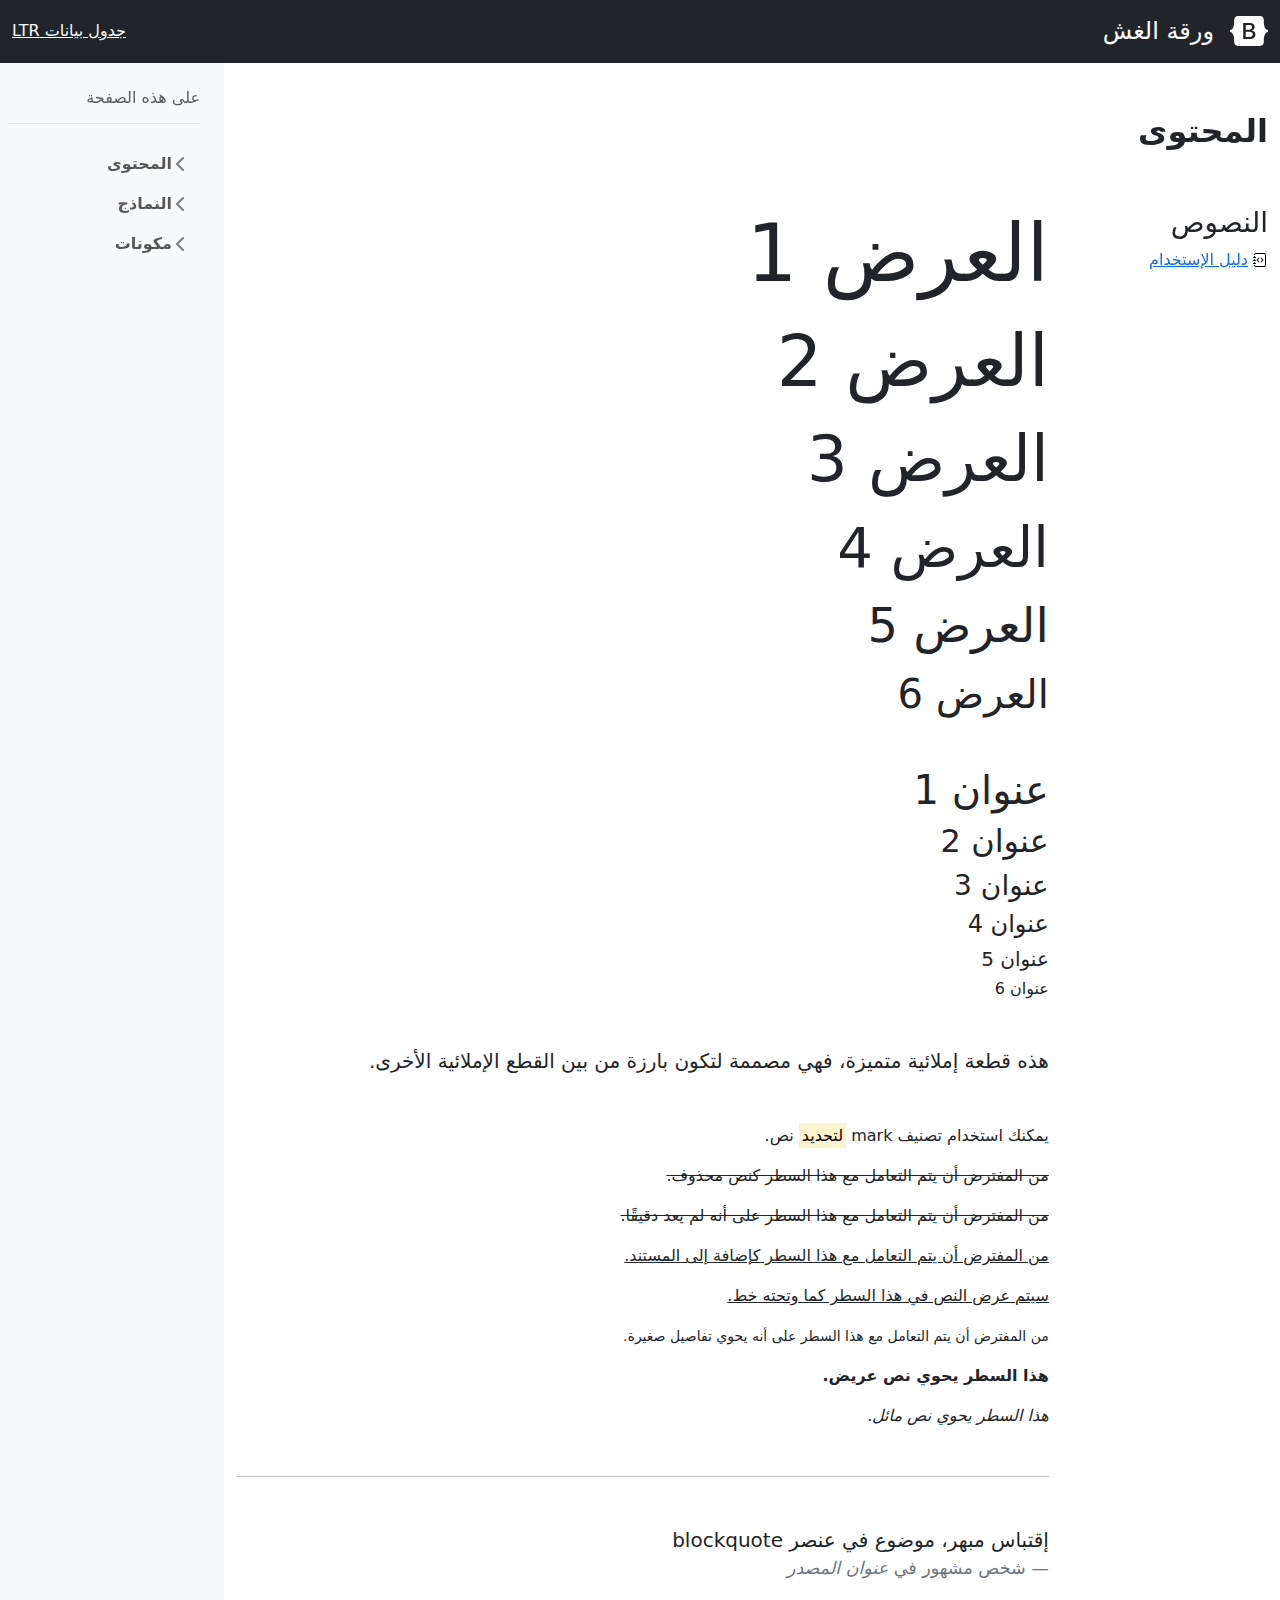
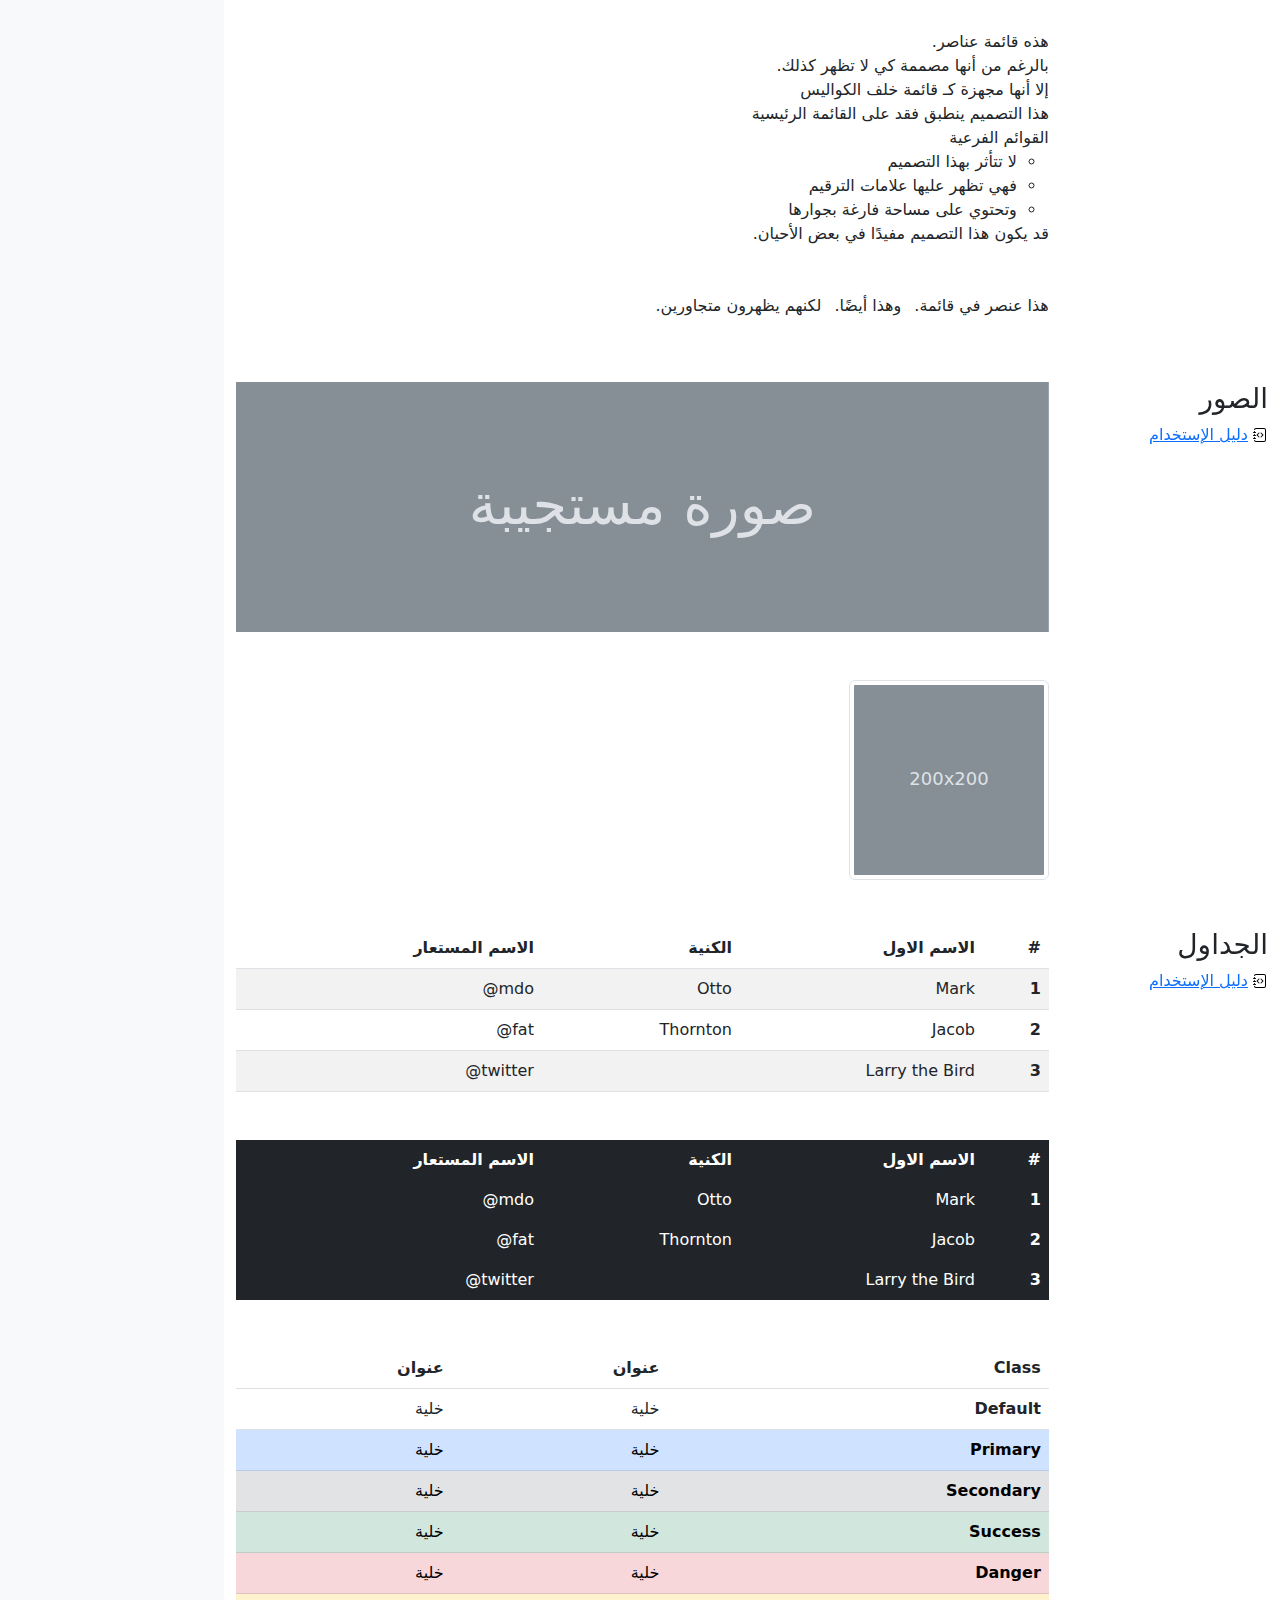
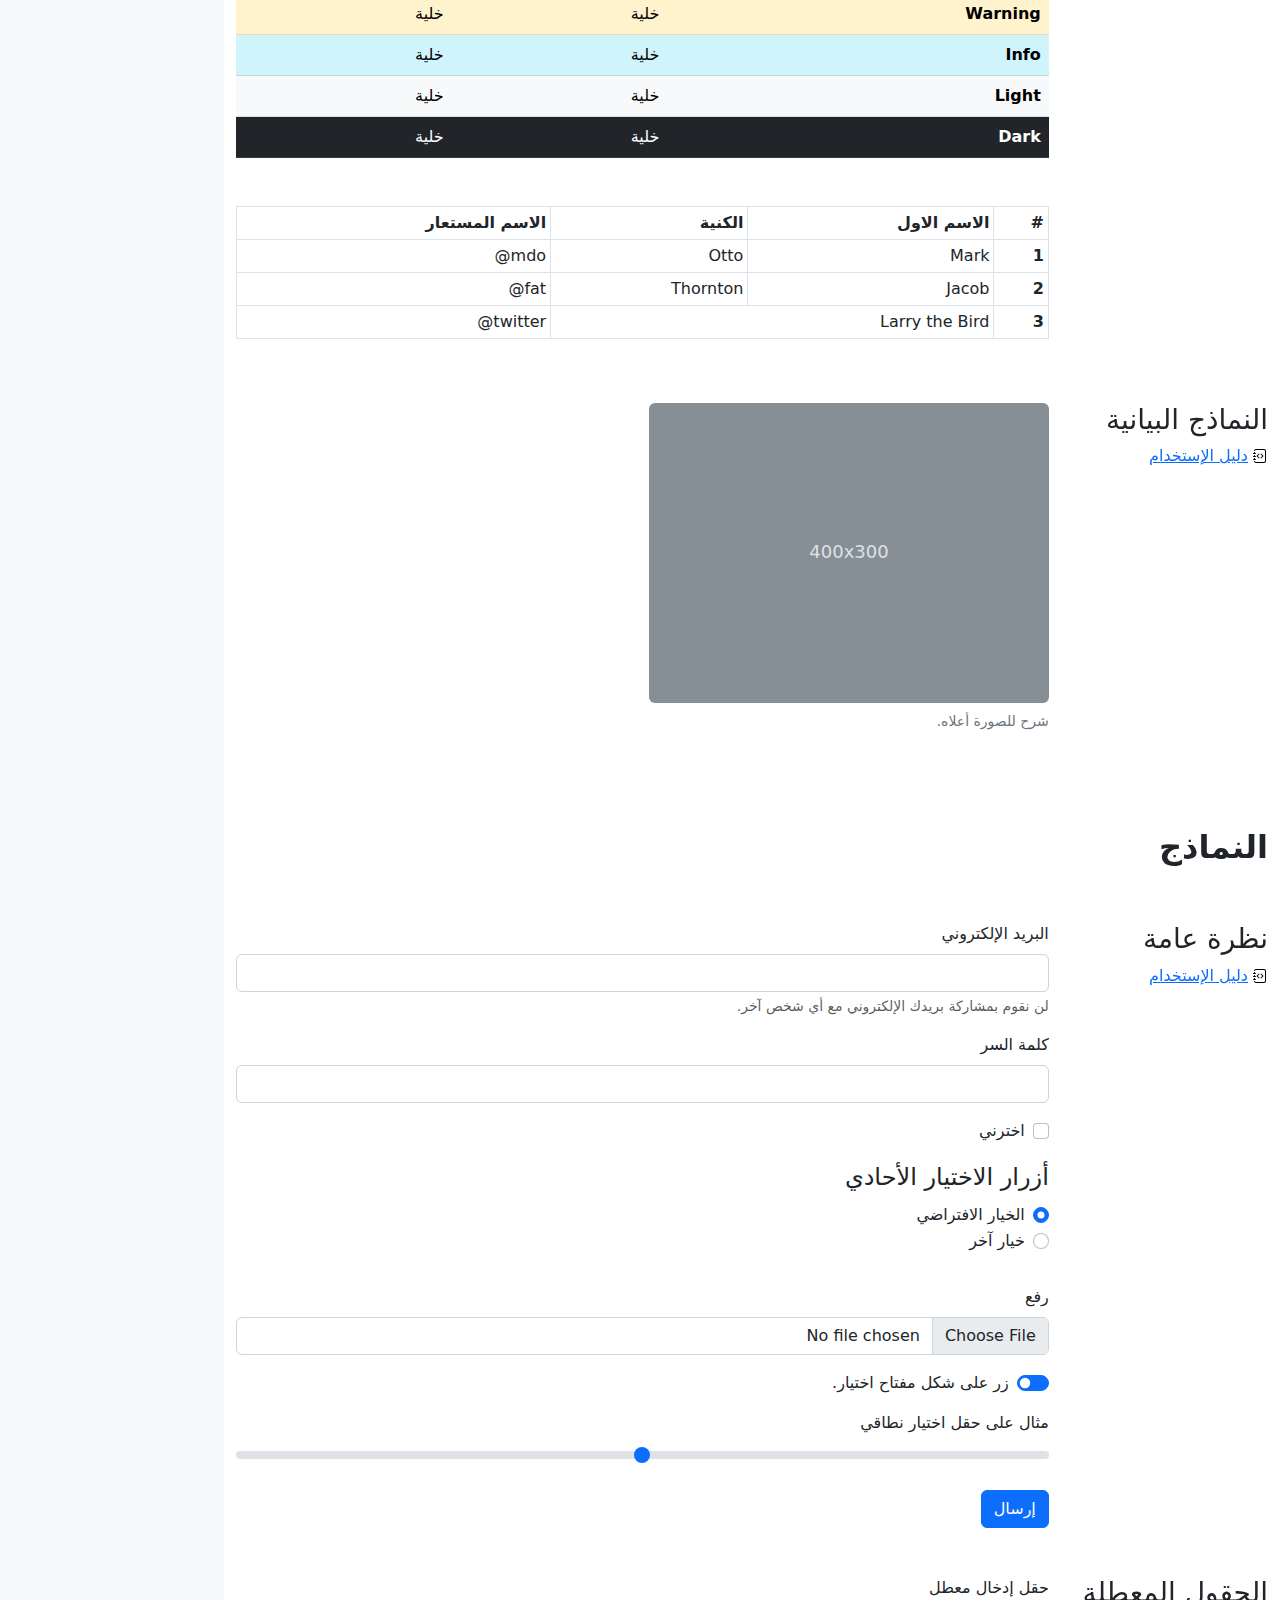
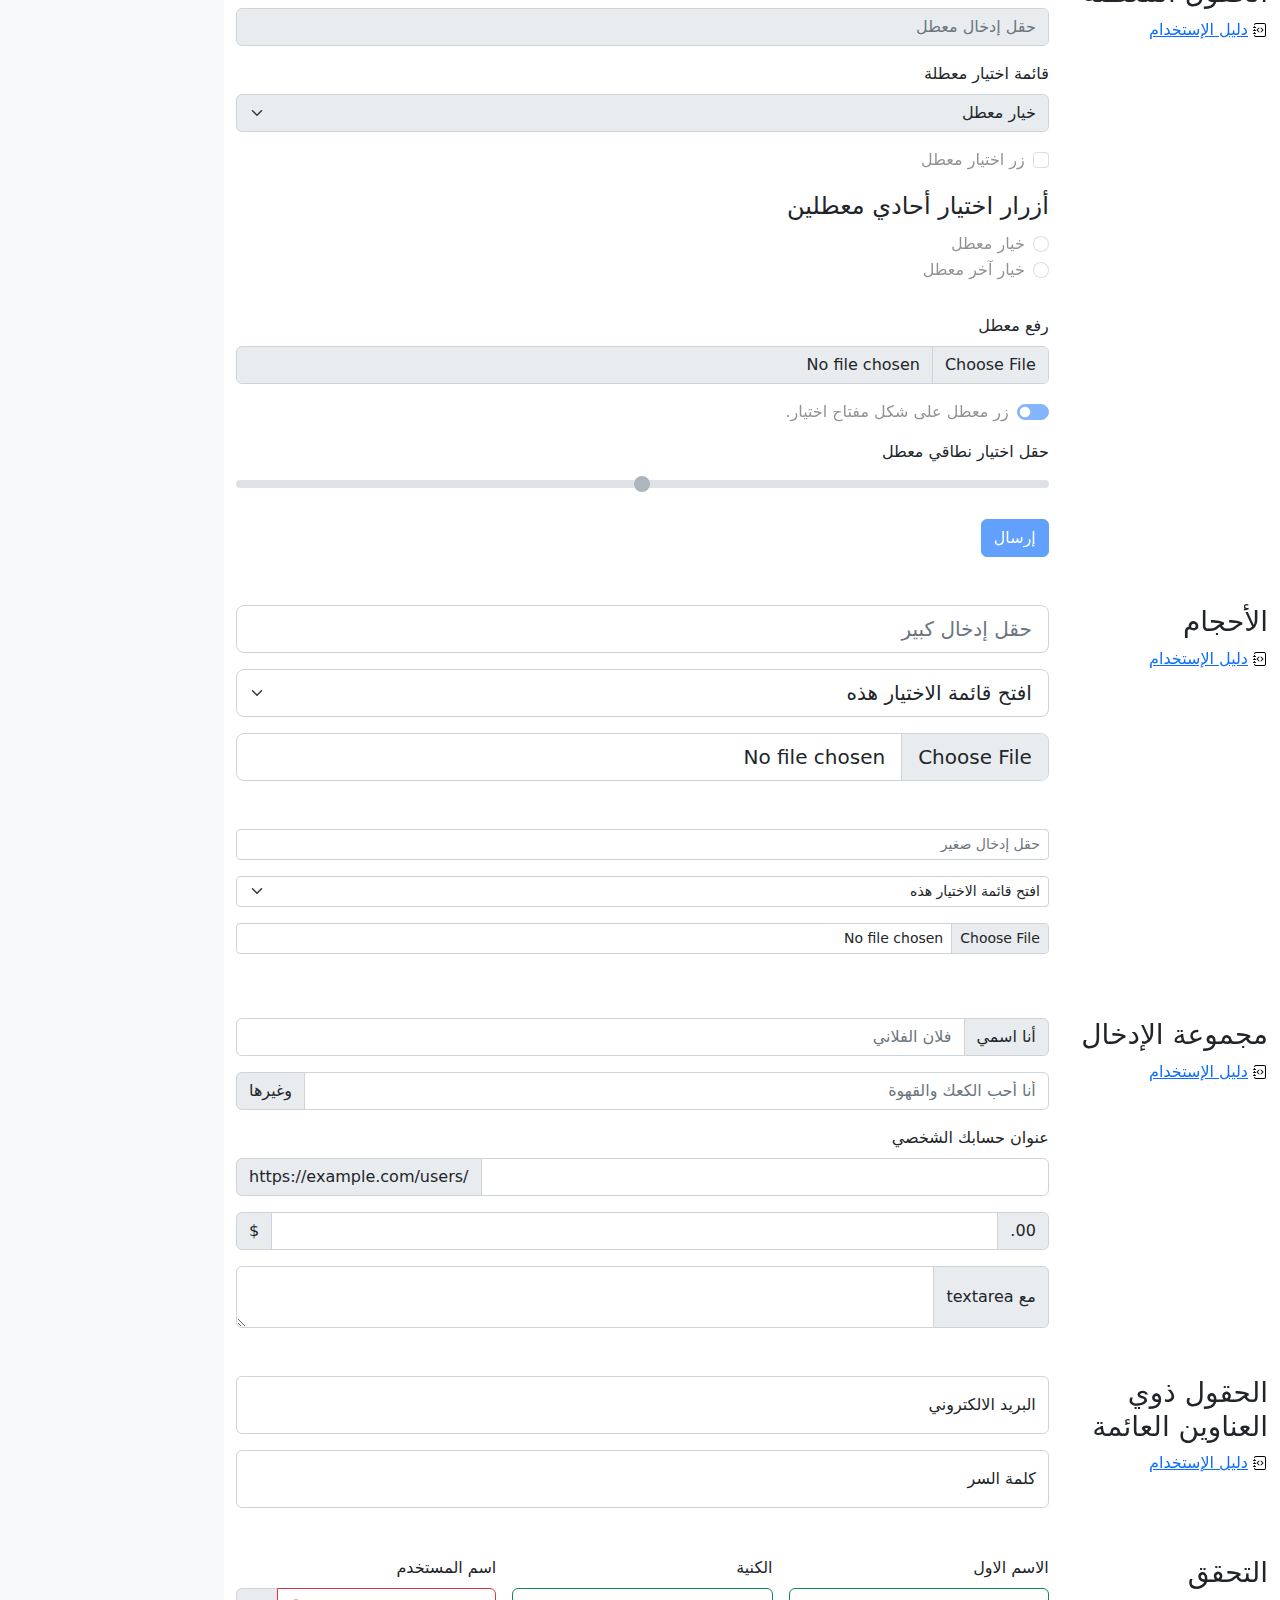
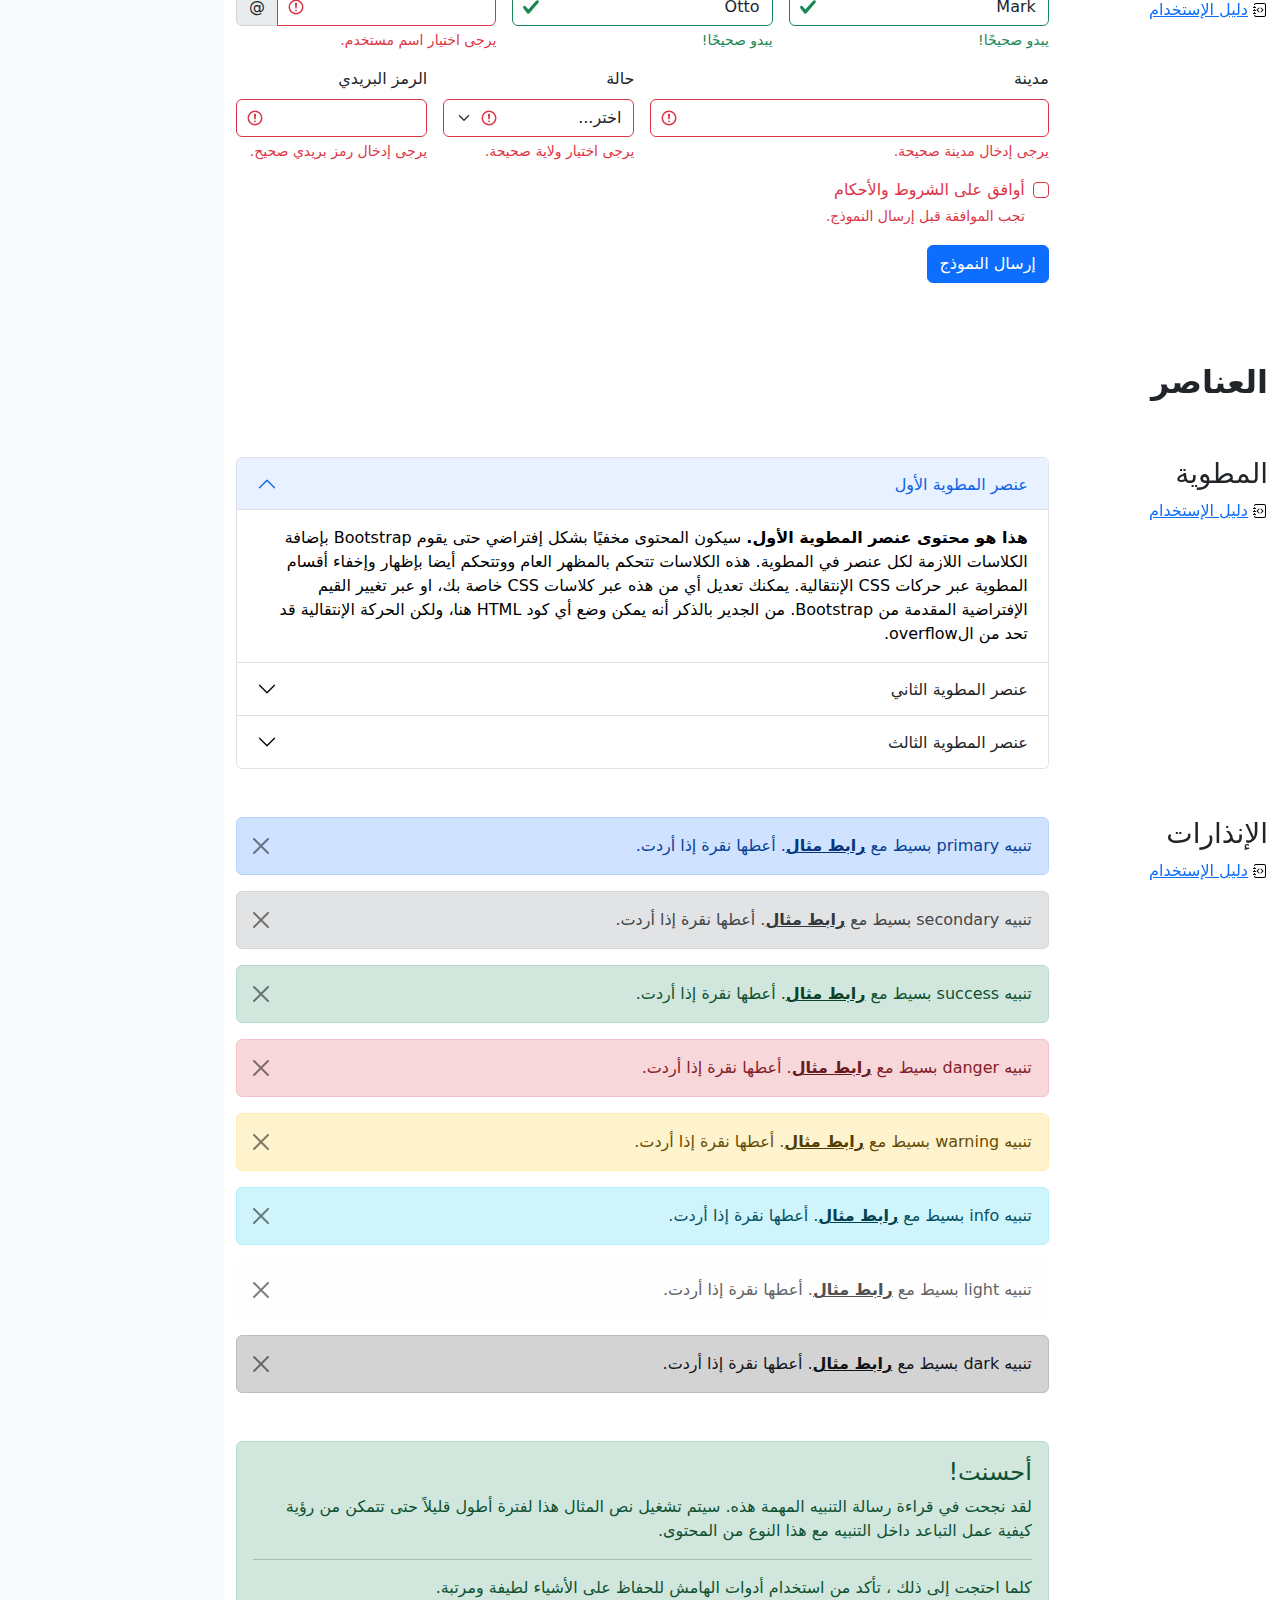
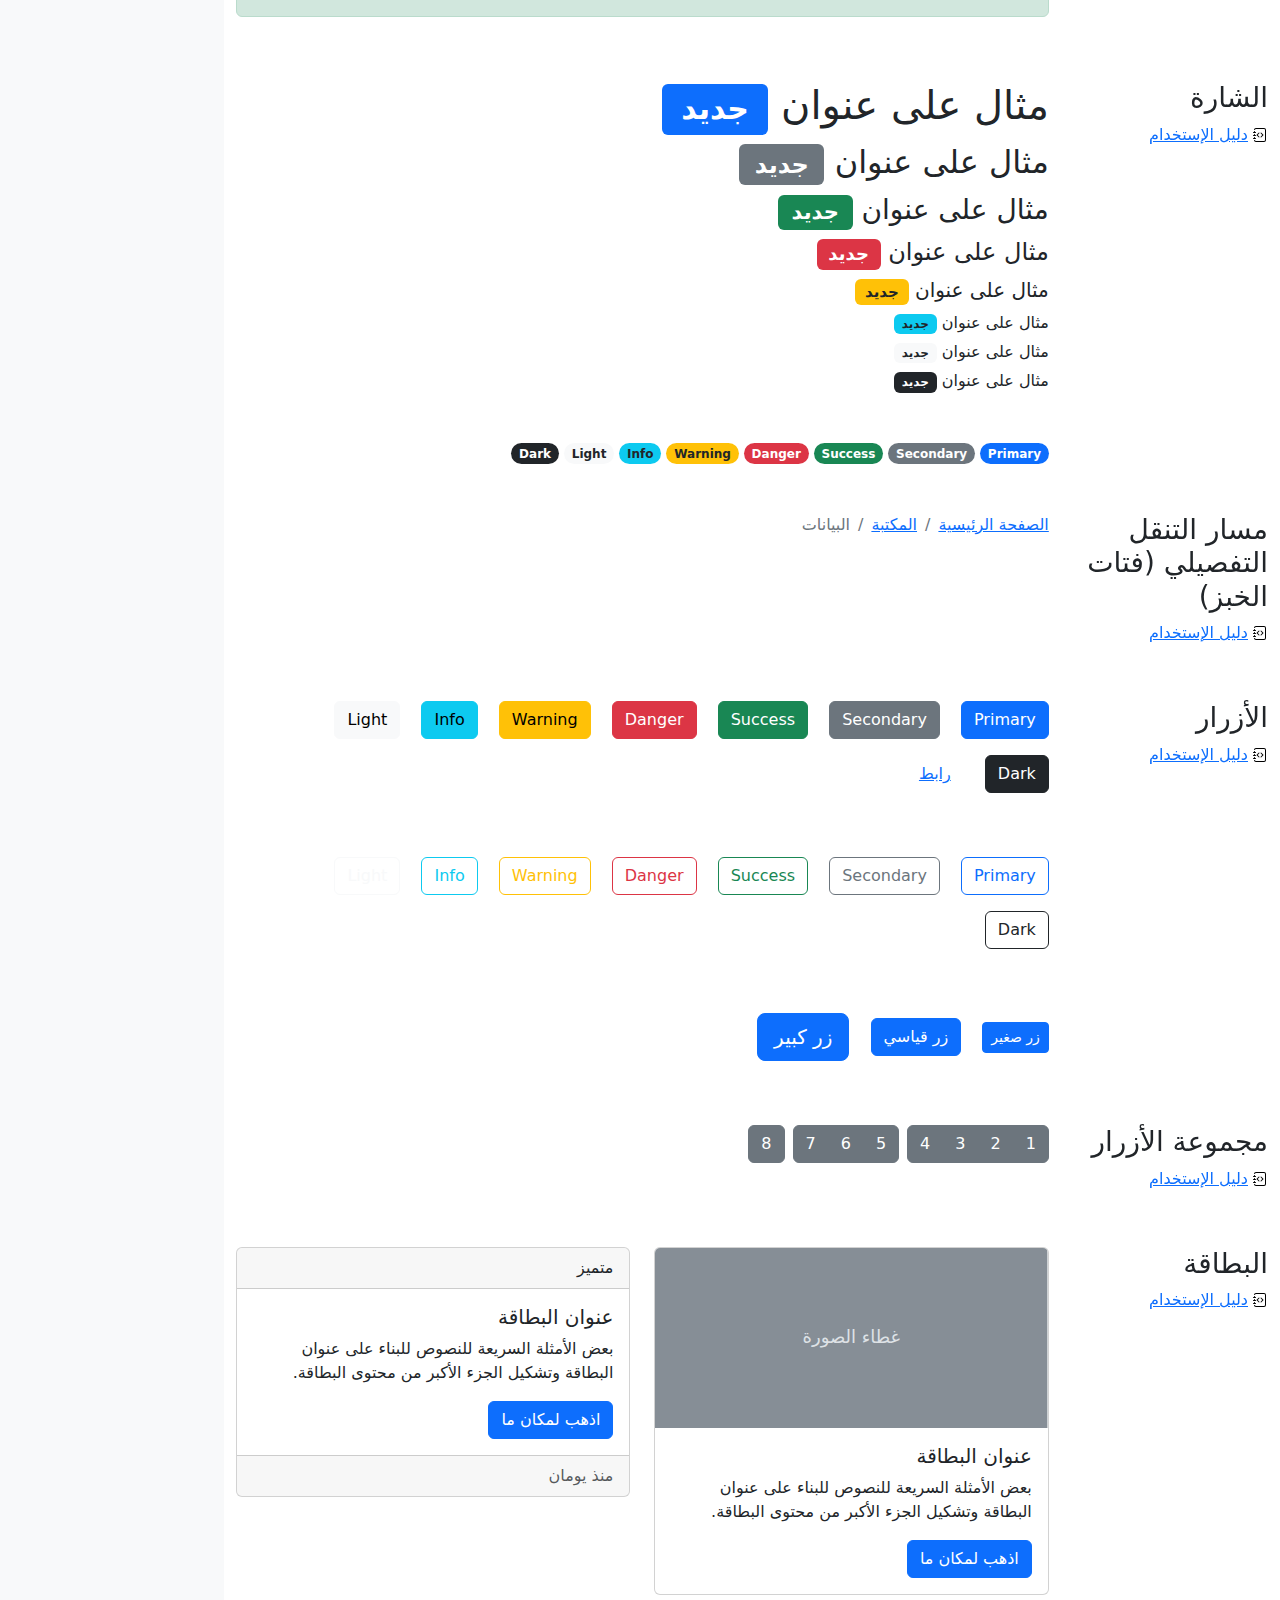
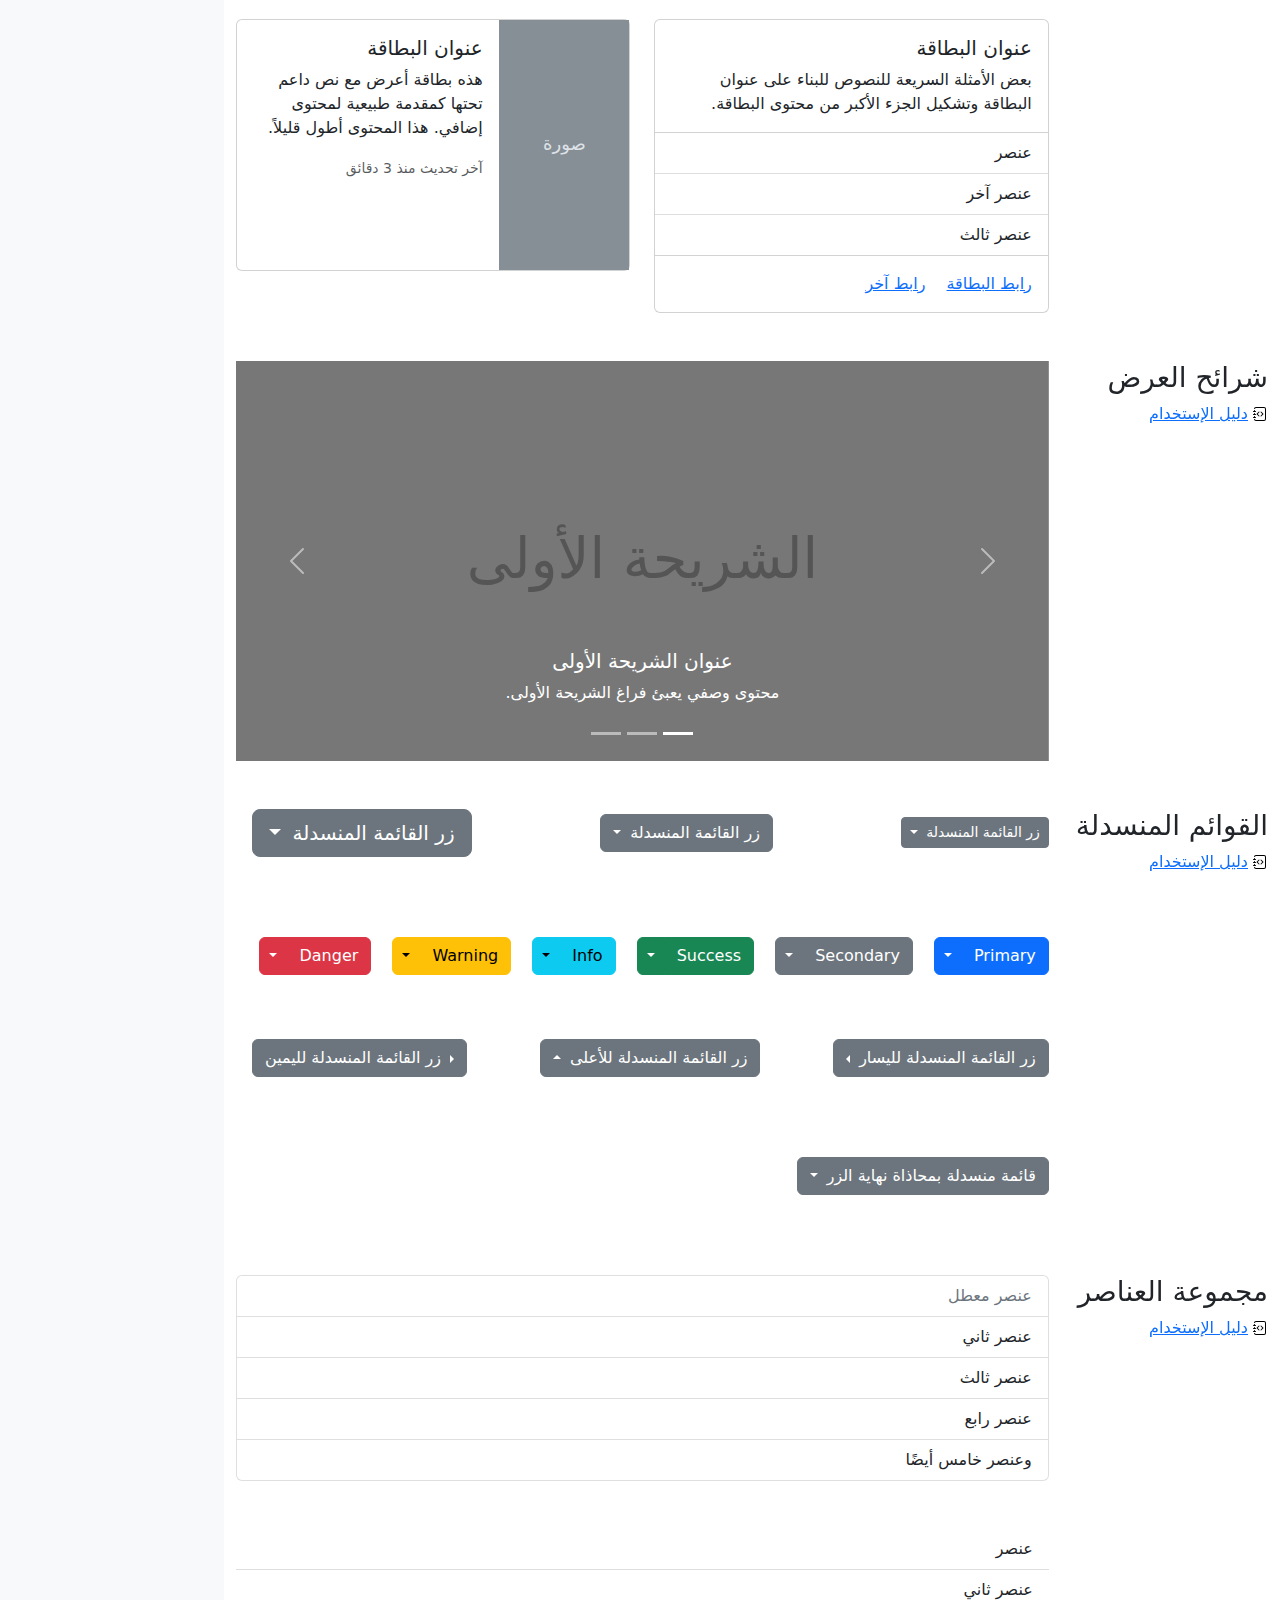
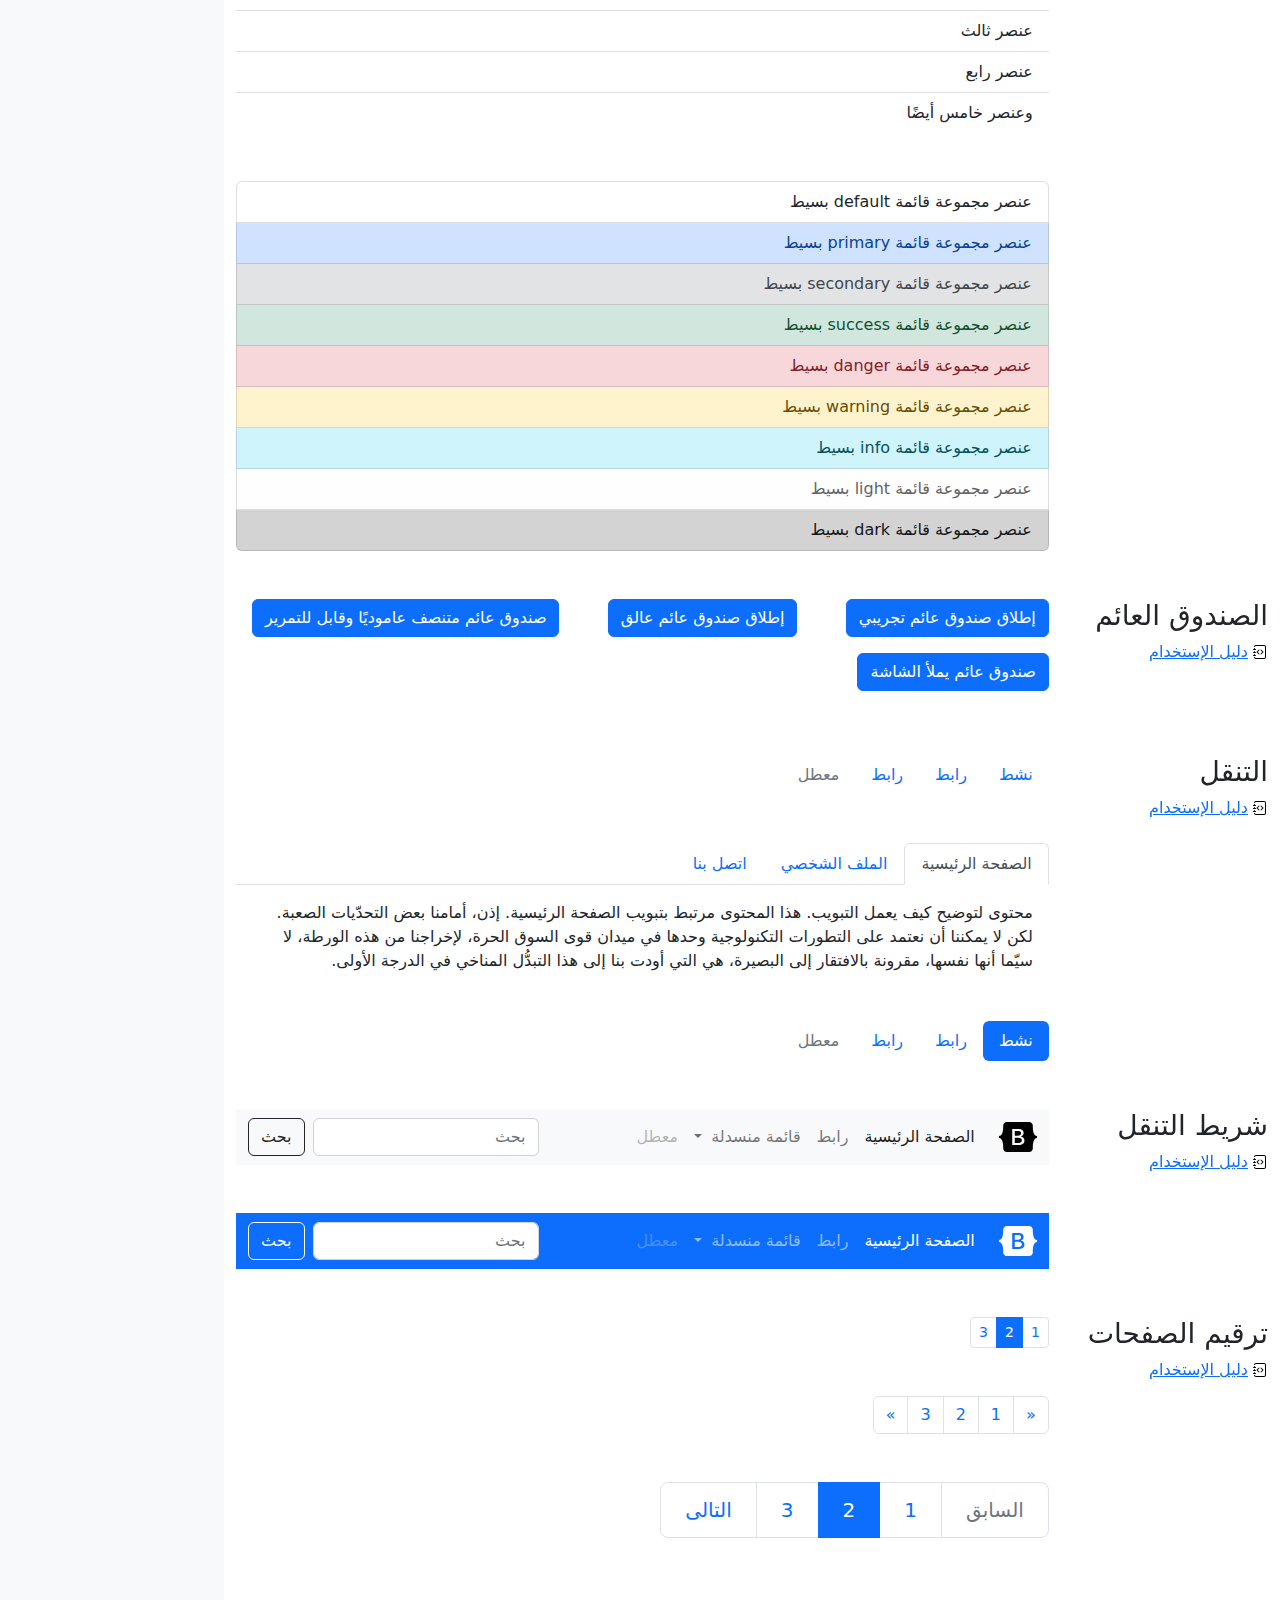
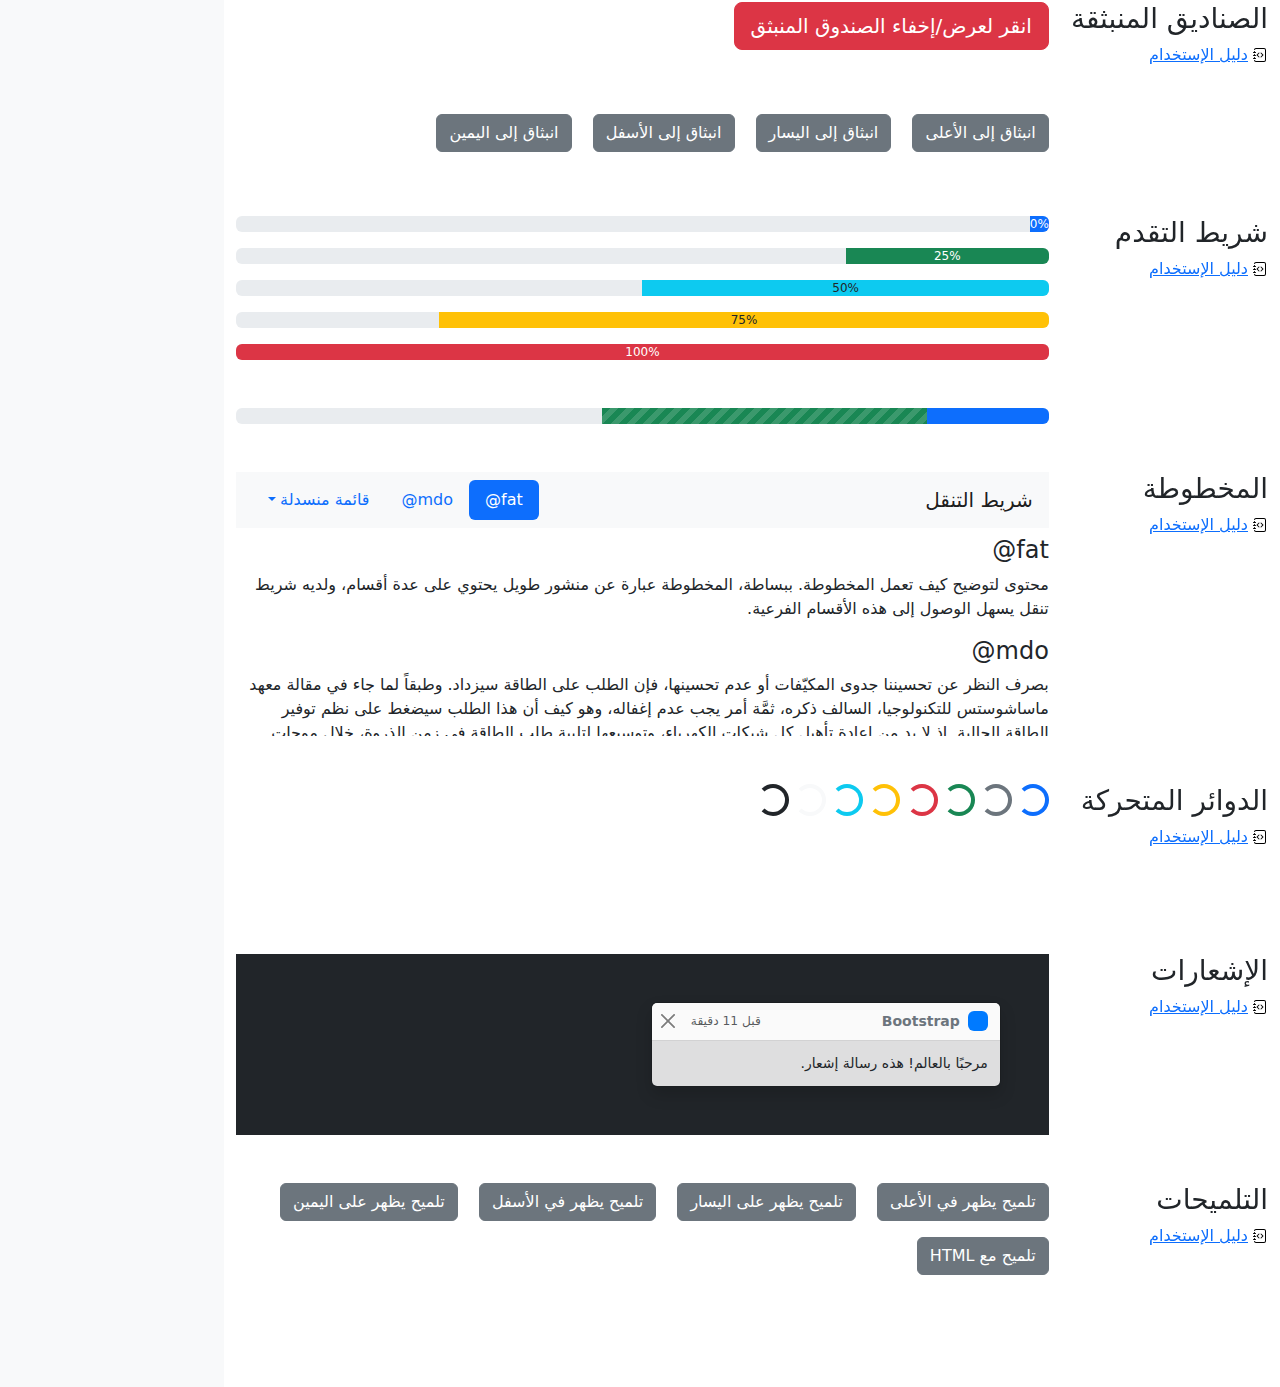
<file: bootstrap-5.2.0-English-examples/cheatsheet-rtl/index.html>
<!doctype html>
<html lang="ar" dir="rtl">
  <head>
    <meta charset="utf-8">
    <meta name="viewport" content="width=device-width, initial-scale=1">
    <meta name="description" content="">
    <meta name="author" content="Mark Otto, Jacob Thornton, and Bootstrap contributors">
    <meta name="generator" content="Hugo 0.98.0">
    <title>ورقة الغش · Bootstrap v5.2</title>

    <link rel="canonical" href="https://getbootstrap.com/docs/5.2/examples/cheatsheet-rtl/">

    

    

<link href="../assets/dist/css/bootstrap.rtl.min.css" rel="stylesheet">

    <style>
      .bd-placeholder-img {
        font-size: 1.125rem;
        text-anchor: middle;
        -webkit-user-select: none;
        -moz-user-select: none;
        user-select: none;
      }

      @media (min-width: 768px) {
        .bd-placeholder-img-lg {
          font-size: 3.5rem;
        }
      }

      .b-example-divider {
        height: 3rem;
        background-color: rgba(0, 0, 0, .1);
        border: solid rgba(0, 0, 0, .15);
        border-width: 1px 0;
        box-shadow: inset 0 .5em 1.5em rgba(0, 0, 0, .1), inset 0 .125em .5em rgba(0, 0, 0, .15);
      }

      .b-example-vr {
        flex-shrink: 0;
        width: 1.5rem;
        height: 100vh;
      }

      .bi {
        vertical-align: -.125em;
        fill: currentColor;
      }

      .nav-scroller {
        position: relative;
        z-index: 2;
        height: 2.75rem;
        overflow-y: hidden;
      }

      .nav-scroller .nav {
        display: flex;
        flex-wrap: nowrap;
        padding-bottom: 1rem;
        margin-top: -1px;
        overflow-x: auto;
        text-align: center;
        white-space: nowrap;
        -webkit-overflow-scrolling: touch;
      }
    </style>

    
    <!-- Custom styles for this template -->
    <link href="../cheatsheet/cheatsheet.rtl.css" rel="stylesheet">
  </head>
  <body class="bg-light">
    
<header class="bd-header bg-dark py-3 d-flex align-items-stretch border-bottom border-dark">
  <div class="container-fluid d-flex align-items-center">
    <h1 class="d-flex align-items-center fs-4 text-white mb-0">
      <img src="../assets/brand/bootstrap-logo-white.svg" width="38" height="30" class="me-3" alt="Bootstrap">
      ورقة الغش
    </h1>
    <a href="../examples/cheatsheet/" class="ms-auto link-light" hreflang="en">جدول بيانات LTR</a>
  </div>
</header>
<aside class="bd-aside sticky-xl-top text-muted align-self-start mb-3 mb-xl-5 px-2">
  <h2 class="h6 pt-4 pb-3 mb-4 border-bottom">على هذه الصفحة</h2>
  <nav class="small" id="toc">
    <ul class="list-unstyled">
      <li class="my-2">
        <button class="btn d-inline-flex align-items-center collapsed border-0" data-bs-toggle="collapse" aria-expanded="false" data-bs-target="#contents-collapse" aria-controls="contents-collapse">المحتوى</button>
        <ul class="list-unstyled ps-3 collapse" id="contents-collapse">
          <li><a class="d-inline-flex align-items-center rounded text-decoration-none" href="#typography">النصوص</a></li>
          <li><a class="d-inline-flex align-items-center rounded text-decoration-none" href="#images">الصور</a></li>
          <li><a class="d-inline-flex align-items-center rounded text-decoration-none" href="#tables">الجداول</a></li>
          <li><a class="d-inline-flex align-items-center rounded text-decoration-none" href="#figures">النماذج البيانية</a></li>
        </ul>
      </li>
      <li class="my-2">
        <button class="btn d-inline-flex align-items-center collapsed border-0" data-bs-toggle="collapse" aria-expanded="false" data-bs-target="#forms-collapse" aria-controls="forms-collapse">النماذج</button>
        <ul class="list-unstyled ps-3 collapse" id="forms-collapse">
          <li><a class="d-inline-flex align-items-center rounded text-decoration-none" href="#overview">نظرة عامة</a></li>
          <li><a class="d-inline-flex align-items-center rounded text-decoration-none" href="#disabled-forms">الحقول المعطلة</a></li>
          <li><a class="d-inline-flex align-items-center rounded text-decoration-none" href="#sizing">الأحجام</a></li>
          <li><a class="d-inline-flex align-items-center rounded text-decoration-none" href="#input-group">مجموعة الإدخال</a></li>
          <li><a class="d-inline-flex align-items-center rounded text-decoration-none" href="#floating-labels">الحقول ذوي العناوين العائمة</a></li>
          <li><a class="d-inline-flex align-items-center rounded text-decoration-none" href="#validation">التحقق</a></li>
        </ul>
      </li>
      <li class="my-2">
        <button class="btn d-inline-flex align-items-center collapsed border-0" data-bs-toggle="collapse" aria-expanded="false" data-bs-target="#components-collapse" aria-controls="components-collapse">مكونات</button>
        <ul class="list-unstyled ps-3 collapse" id="components-collapse">
          <li><a class="d-inline-flex align-items-center rounded text-decoration-none" href="#accordion">المطوية</a></li>
          <li><a class="d-inline-flex align-items-center rounded text-decoration-none" href="#alerts">الإنذارات</a></li>
          <li><a class="d-inline-flex align-items-center rounded text-decoration-none" href="#badge">الشارة</a></li>
          <li><a class="d-inline-flex align-items-center rounded text-decoration-none" href="#breadcrumb">مسار التنقل التفصيلي</a></li>
          <li><a class="d-inline-flex align-items-center rounded text-decoration-none" href="#buttons">الأزرار</a></li>
          <li><a class="d-inline-flex align-items-center rounded text-decoration-none" href="#button-group">مجموعة الأزرار</a></li>
          <li><a class="d-inline-flex align-items-center rounded text-decoration-none" href="#card">البطاقة</a></li>
          <li><a class="d-inline-flex align-items-center rounded text-decoration-none" href="#carousel">شرائح العرض</a></li>
          <li><a class="d-inline-flex align-items-center rounded text-decoration-none" href="#dropdowns">القوائم المنسدلة</a></li>
          <li><a class="d-inline-flex align-items-center rounded text-decoration-none" href="#list-group">مجموعة العناصر</a></li>
          <li><a class="d-inline-flex align-items-center rounded text-decoration-none" href="#modal">الصندوق العائم</a></li>
          <li><a class="d-inline-flex align-items-center rounded text-decoration-none" href="#navs">التنقل</a></li>
          <li><a class="d-inline-flex align-items-center rounded text-decoration-none" href="#navbar">شريط التنقل</a></li>
          <li><a class="d-inline-flex align-items-center rounded text-decoration-none" href="#pagination">ترقيم الصفحات</a></li>
          <li><a class="d-inline-flex align-items-center rounded text-decoration-none" href="#popovers">الصناديق المنبثقة</a></li>
          <li><a class="d-inline-flex align-items-center rounded text-decoration-none" href="#progress">شريط التقدم</a></li>
          <li><a class="d-inline-flex align-items-center rounded text-decoration-none" href="#scrollspy">المخطوطة</a></li>
          <li><a class="d-inline-flex align-items-center rounded text-decoration-none" href="#spinners">الدوائر المتحركة</a></li>
          <li><a class="d-inline-flex align-items-center rounded text-decoration-none" href="#toasts">الإشعارات</a></li>
          <li><a class="d-inline-flex align-items-center rounded text-decoration-none" href="#tooltips">التلميحات</a></li>
        </ul>
      </li>
    </ul>
  </nav>
</aside>
<div class="bd-cheatsheet container-fluid bg-body">
  <section id="content">
    <h2 class="sticky-xl-top fw-bold pt-3 pt-xl-5 pb-2 pb-xl-3">المحتوى</h2>

    <article class="my-3" id="typography">
      <div class="bd-heading sticky-xl-top align-self-start mt-5 mb-3 mt-xl-0 mb-xl-2">
        <h3>النصوص</h3>
        <a class="d-flex align-items-center" hreflang="en" href="../content/typography/">دليل الإستخدام</a>
      </div>

      <div>
        <div class="bd-example-snippet bd-code-snippet"><div class="bd-example">
        <p class="display-1">العرض 1</p>
        <p class="display-2">العرض 2</p>
        <p class="display-3">العرض 3</p>
        <p class="display-4">العرض 4</p>
        <p class="display-5">العرض 5</p>
        <p class="display-6">العرض 6</p>
        </div></div>


        <div class="bd-example-snippet bd-code-snippet"><div class="bd-example">
        <p class="h1">عنوان 1</p>
        <p class="h2">عنوان 2</p>
        <p class="h3">عنوان 3</p>
        <p class="h4">عنوان 4</p>
        <p class="h5">عنوان 5</p>
        <p class="h6">عنوان 6</p>
        </div></div>


        <div class="bd-example-snippet bd-code-snippet"><div class="bd-example">
        <p class="lead">
          هذه قطعة إملائية متميزة، فهي مصممة لتكون بارزة من بين القطع الإملائية الأخرى.
        </p>
        </div></div>


        <div class="bd-example-snippet bd-code-snippet"><div class="bd-example">
        <p>يمكنك استخدام تصنيف mark <mark>لتحديد</mark> نص.</p>
        <p><del>من المفترض أن يتم التعامل مع هذا السطر كنص محذوف.</del></p>
        <p><s>من المفترض أن يتم التعامل مع هذا السطر على أنه لم يعد دقيقًا.</s></p>
        <p><ins>من المفترض أن يتم التعامل مع هذا السطر كإضافة إلى المستند.</ins></p>
        <p><u>سيتم عرض النص في هذا السطر كما وتحته خط.</u></p>
        <p><small>من المفترض أن يتم التعامل مع هذا السطر على أنه يحوي تفاصيل صغيرة.</small></p>
        <p><strong>هذا السطر يحوي نص عريض.</strong></p>
        <p><em>هذا السطر يحوي نص مائل.</em></p>
        </div></div>


        <div class="bd-example-snippet bd-code-snippet"><div class="bd-example">
        <hr>
        </div></div>


        <div class="bd-example-snippet bd-code-snippet"><div class="bd-example">
        <blockquote class="blockquote">
          <p>إقتباس مبهر، موضوع في عنصر blockquote</p>
          <footer class="blockquote-footer">شخص مشهور في <cite title= "عنوان المصدر"> عنوان المصدر </cite></footer>
        </blockquote>
        </div></div>


        <div class="bd-example-snippet bd-code-snippet"><div class="bd-example">
        <ul class="list-unstyled">
          <li>هذه قائمة عناصر.</li>
          <li>بالرغم من أنها مصممة كي لا تظهر كذلك.</li>
          <li>إلا أنها مجهزة كـ قائمة خلف الكواليس</li>
          <li>هذا التصميم ينطبق فقد على القائمة الرئيسية</li>
          <li>القوائم الفرعية
            <ul>
              <li>لا تتأثر بهذا التصميم</li>
              <li>فهي تظهر عليها علامات الترقيم</li>
              <li>وتحتوي على مساحة فارغة بجوارها</li>
            </ul>
          </li>
          <li>قد يكون هذا التصميم مفيدًا في بعض الأحيان.</li>
        </ul>
        </div></div>


        <div class="bd-example-snippet bd-code-snippet"><div class="bd-example">
        <ul class="list-inline">
          <li class="list-inline-item">هذا عنصر في قائمة.</li>
          <li class="list-inline-item">وهذا أيضًا.</li>
          <li class="list-inline-item">لكنهم يظهرون متجاورين.</li>
        </ul>
        </div></div>

      </div>
    </article>
    <article class="my-3" id="images">
      <div class="bd-heading sticky-xl-top align-self-start mt-5 mb-3 mt-xl-0 mb-xl-2">
        <h3>الصور</h3>
        <a class="d-flex align-items-center" hreflang="en" href="../content/images/">دليل الإستخدام</a>
      </div>

      <div>
        <div class="bd-example-snippet bd-code-snippet"><div class="bd-example">
        <svg class="bd-placeholder-img bd-placeholder-img-lg img-fluid" width="100%" height="250" xmlns="http://www.w3.org/2000/svg" role="img" aria-label="Placeholder: صورة مستجيبة" preserveAspectRatio="xMidYMid slice" focusable="false"><title>Placeholder</title><rect width="100%" height="100%" fill="#868e96"/><text x="50%" y="50%" fill="#dee2e6" dy=".3em">صورة مستجيبة</text></svg>

        </div></div>


        <div class="bd-example-snippet bd-code-snippet"><div class="bd-example">
        <svg class="bd-placeholder-img img-thumbnail" width="200" height="200" xmlns="http://www.w3.org/2000/svg" role="img" aria-label="صورة عنصر نائب مربع عام مع حدود بيضاء حولها ، مما يجعلها تشبه صورة تم التقاطها بكاميرا فورية قديمة: 200x200" preserveAspectRatio="xMidYMid slice" focusable="false"><title>صورة عنصر نائب مربع عام مع حدود بيضاء حولها ، مما يجعلها تشبه صورة تم التقاطها بكاميرا فورية قديمة</title><rect width="100%" height="100%" fill="#868e96"/><text x="50%" y="50%" fill="#dee2e6" dy=".3em">200x200</text></svg>

        </div></div>

      </div>
    </article>
    <article class="my-3" id="tables">
      <div class="bd-heading sticky-xl-top align-self-start mt-5 mb-3 mt-xl-0 mb-xl-2">
        <h3>الجداول</h3>
        <a class="d-flex align-items-center" hreflang="en" href="../content/tables/">دليل الإستخدام</a>
      </div>

      <div>
        <div class="bd-example-snippet bd-code-snippet"><div class="bd-example">
        <table class="table table-striped">
          <thead>
          <tr>
            <th scope="col">#</th>
            <th scope="col">الاسم الاول</th>
            <th scope="col">الكنية</th>
            <th scope="col">الاسم المستعار</th>
          </tr>
          </thead>
          <tbody>
          <tr>
            <th scope="row">1</th>
            <td>Mark</td>
            <td>Otto</td>
            <td><bdo lang="en" dir="ltr">@mdo</bdo></td>
          </tr>
          <tr>
            <th scope="row">2</th>
            <td>Jacob</td>
            <td>Thornton</td>
            <td><bdo lang="en" dir="ltr">@fat</bdo></td>
          </tr>
          <tr>
            <th scope="row">3</th>
            <td colspan="2">Larry the Bird</td>
            <td><bdo lang="en" dir="ltr">@twitter</bdo></td>
          </tr>
          </tbody>
        </table>
        </div></div>


        <div class="bd-example-snippet bd-code-snippet"><div class="bd-example">
        <table class="table table-dark table-borderless">
          <thead>
          <tr>
            <th scope="col">#</th>
            <th scope="col">الاسم الاول</th>
            <th scope="col">الكنية</th>
            <th scope="col">الاسم المستعار</th>
          </tr>
          </thead>
          <tbody>
          <tr>
            <th scope="row">1</th>
            <td>Mark</td>
            <td>Otto</td>
            <td><bdo lang="en" dir="ltr">@mdo</bdo></td>
          </tr>
          <tr>
            <th scope="row">2</th>
            <td>Jacob</td>
            <td>Thornton</td>
            <td><bdo lang="en" dir="ltr">@fat</bdo></td>
          </tr>
          <tr>
            <th scope="row">3</th>
            <td colspan="2">Larry the Bird</td>
            <td><bdo lang="en" dir="ltr">@twitter</bdo></td>
          </tr>
          </tbody>
        </table>
        </div></div>


        <div class="bd-example-snippet bd-code-snippet"><div class="bd-example">
        <table class="table table-hover">
          <thead>
          <tr>
            <th scope="col">Class</th>
            <th scope="col">عنوان</th>
            <th scope="col">عنوان</th>
          </tr>
          </thead>
          <tbody>
          <tr>
            <th scope="row">Default</th>
            <td>خلية</td>
            <td>خلية</td>
          </tr>
          
          <tr class="table-primary">
            <th scope="row">Primary</th>
            <td>خلية</td>
            <td>خلية</td>
          </tr>
          <tr class="table-secondary">
            <th scope="row">Secondary</th>
            <td>خلية</td>
            <td>خلية</td>
          </tr>
          <tr class="table-success">
            <th scope="row">Success</th>
            <td>خلية</td>
            <td>خلية</td>
          </tr>
          <tr class="table-danger">
            <th scope="row">Danger</th>
            <td>خلية</td>
            <td>خلية</td>
          </tr>
          <tr class="table-warning">
            <th scope="row">Warning</th>
            <td>خلية</td>
            <td>خلية</td>
          </tr>
          <tr class="table-info">
            <th scope="row">Info</th>
            <td>خلية</td>
            <td>خلية</td>
          </tr>
          <tr class="table-light">
            <th scope="row">Light</th>
            <td>خلية</td>
            <td>خلية</td>
          </tr>
          <tr class="table-dark">
            <th scope="row">Dark</th>
            <td>خلية</td>
            <td>خلية</td>
          </tr>
          </tbody>
        </table>
        </div></div>


        <div class="bd-example-snippet bd-code-snippet"><div class="bd-example">
        <table class="table table-sm table-bordered">
          <thead>
          <tr>
            <th scope="col">#</th>
            <th scope="col">الاسم الاول</th>
            <th scope="col">الكنية</th>
            <th scope="col">الاسم المستعار</th>
          </tr>
          </thead>
          <tbody>
          <tr>
            <th scope="row">1</th>
            <td>Mark</td>
            <td>Otto</td>
            <td><bdo lang="en" dir="ltr">@mdo</bdo></td>
          </tr>
          <tr>
            <th scope="row">2</th>
            <td>Jacob</td>
            <td>Thornton</td>
            <td><bdo lang="en" dir="ltr">@fat</bdo></td>
          </tr>
          <tr>
            <th scope="row">3</th>
            <td colspan="2">Larry the Bird</td>
            <td><bdo lang="en" dir="ltr">@twitter</bdo></td>
          </tr>
          </tbody>
        </table>
        </div></div>

      </div>
    </article>
    <article class="my-3" id="figures">
      <div class="bd-heading sticky-xl-top align-self-start mt-5 mb-3 mt-xl-0 mb-xl-2">
        <h3>النماذج البيانية</h3>
        <a class="d-flex align-items-center" hreflang="en" href="../content/figures/">دليل الإستخدام</a>
      </div>

      <div>
        <div class="bd-example-snippet bd-code-snippet"><div class="bd-example">
        <figure class="figure">
          <svg class="bd-placeholder-img figure-img img-fluid rounded" width="400" height="300" xmlns="http://www.w3.org/2000/svg" role="img" aria-label="Placeholder: 400x300" preserveAspectRatio="xMidYMid slice" focusable="false"><title>Placeholder</title><rect width="100%" height="100%" fill="#868e96"/><text x="50%" y="50%" fill="#dee2e6" dy=".3em">400x300</text></svg>

          <figcaption class="figure-caption">شرح للصورة أعلاه.</figcaption>
        </figure>
        </div></div>

      </div>
    </article>
  </section>

  <section id="forms">
    <h2 class="sticky-xl-top fw-bold pt-3 pt-xl-5 pb-2 pb-xl-3">النماذج</h2>

    <article class="my-3" id="overview">
      <div class="bd-heading sticky-xl-top align-self-start mt-5 mb-3 mt-xl-0 mb-xl-2">
        <h3>نظرة عامة</h3>
        <a class="d-flex align-items-center" hreflang="en" href="../forms/overview/">دليل الإستخدام</a>
      </div>

      <div>
        <div class="bd-example-snippet bd-code-snippet"><div class="bd-example">
        <form>
          <div class="mb-3">
            <label for="exampleInputEmail1" class="form-label">البريد الإلكتروني</label>
            <input type="email" class="form-control" id="exampleInputEmail1" aria-describedby="emailHelp">
            <div id="emailHelp" class="form-text">لن نقوم بمشاركة بريدك الإلكتروني مع أي شخص آخر.</div>
          </div>
          <div class="mb-3">
            <label for="exampleInputPassword1" class="form-label">كلمة السر</label>
            <input type="password" class="form-control" id="exampleInputPassword1">
          </div>
          <div class="mb-3 form-check">
            <input type="checkbox" class="form-check-input" id="exampleCheck1">
            <label class="form-check-label" for="exampleCheck1">اخترني</label>
          </div>
          <fieldset class="mb-3">
            <legend>أزرار الاختيار الأحادي</legend>
            <div class="form-check">
              <input type="radio" name="radios" class="form-check-input" id="exampleRadio1" checked>
              <label class="form-check-label" for="exampleRadio1">الخيار الافتراضي</label>
            </div>
            <div class="mb-3 form-check">
              <input type="radio" name="radios" class="form-check-input" id="exampleRadio2">
              <label class="form-check-label" for="exampleRadio2">خيار آخر</label>
            </div>
          </fieldset>
          <div class="mb-3">
            <label class="form-label" for="customFile">رفع</label>
            <input type="file" class="form-control" id="customFile">
          </div>
          <div class="mb-3 form-check form-switch">
            <input class="form-check-input" type="checkbox" role="switch" id="flexSwitchCheckChecked" checked>
            <label class="form-check-label" for="flexSwitchCheckChecked">زر على شكل مفتاح اختيار.</label>
          </div>
          <div class="mb-3">
            <label for="customRange3" class="form-label">مثال على حقل اختيار نطاقي</label>
            <input type="range" class="form-range" min="0" max="5" step="0.5" id="customRange3">
          </div>
          <button type="submit" class="btn btn-primary">إرسال</button>
        </form>
        </div></div>

      </div>
    </article>
    <article class="my-3" id="disabled-forms">
      <div class="bd-heading sticky-xl-top align-self-start mt-5 mb-3 mt-xl-0 mb-xl-2">
        <h3>الحقول المعطلة</h3>
        <a class="d-flex align-items-center" hreflang="en" href="../forms/overview/#disabled-forms">دليل الإستخدام</a>
      </div>

      <div>
        <div class="bd-example-snippet bd-code-snippet"><div class="bd-example">
        <form>
          <fieldset disabled aria-label="مثال على مجموعة الحقول المعطلة">
            <div class="mb-3">
              <label for="disabledTextInput" class="form-label">حقل إدخال معطل</label>
              <input type="text" id="disabledTextInput" class="form-control" placeholder="حقل إدخال معطل">
            </div>
            <div class="mb-3">
              <label for="disabledSelect" class="form-label">قائمة اختيار معطلة</label>
              <select id="disabledSelect" class="form-select">
                <option>خيار معطل</option>
              </select>
            </div>
            <div class="mb-3">
              <div class="form-check">
                <input class="form-check-input" type="checkbox" id="disabledFieldsetCheck" disabled>
                <label class="form-check-label" for="disabledFieldsetCheck">
                  زر اختيار معطل
                </label>
              </div>
            </div>
            <fieldset class="mb-3">
              <legend>أزرار اختيار أحادي معطلين</legend>
              <div class="form-check">
                <input type="radio" name="radios" class="form-check-input" id="disabledRadio1" disabled>
                <label class="form-check-label" for="disabledRadio1">خيار معطل</label>
              </div>
              <div class="mb-3 form-check">
                <input type="radio" name="radios" class="form-check-input" id="disabledRadio2" disabled>
                <label class="form-check-label" for="disabledRadio2">خيار آخر معطل</label>
              </div>
            </fieldset>
            <div class="mb-3">
              <label class="form-label" for="disabledCustomFile">رفع معطل</label>
              <input type="file" class="form-control" id="disabledCustomFile" disabled>
            </div>
            <div class="mb-3 form-check form-switch">
              <input class="form-check-input" type="checkbox" role="switch" id="disabledSwitchCheckChecked" checked disabled>
              <label class="form-check-label" for="disabledSwitchCheckChecked">زر معطل على شكل مفتاح اختيار.</label>
            </div>
            <div class="mb-3">
              <label for="disabledRange" class="form-label">حقل اختيار نطاقي معطل</label>
              <input type="range" class="form-range" min="0" max="5" step="0.5" id="disabledRange">
            </div>
            <button type="submit" class="btn btn-primary">إرسال</button>
          </fieldset>
        </form>
        </div></div>

      </div>
    </article>
    <article class="my-3" id="sizing">
      <div class="bd-heading sticky-xl-top align-self-start mt-5 mb-3 mt-xl-0 mb-xl-2">
        <h3>الأحجام</h3>
        <a class="d-flex align-items-center" hreflang="en" href="../forms/form-control/#sizing">دليل الإستخدام</a>
      </div>

      <div>
        <div class="bd-example-snippet bd-code-snippet"><div class="bd-example">
        <div class="mb-3">
          <input class="form-control form-control-lg" type="text" placeholder="حقل إدخال كبير" aria-label=".form-control-lg مثال">
        </div>
        <div class="mb-3">
          <select class="form-select form-select-lg mb-3" aria-label=".form-select-lg مثال">
            <option selected>افتح قائمة الاختيار هذه</option>
            <option value="1">واحد</option>
            <option value="2">اثنان</option>
            <option value="3">ثلاثة</option>
          </select>
        </div>
        <div class="mb-3">
          <input type="file" class="form-control form-control-lg" aria-label="مثال على إدخال ملف كبير">
        </div>
        </div></div>


        <div class="bd-example-snippet bd-code-snippet"><div class="bd-example">
        <div class="mb-3">
          <input class="form-control form-control-sm" type="text" placeholder="حقل إدخال صغير" aria-label=".form-control-sm مثال">
        </div>
        <div class="mb-3">
          <select class="form-select form-select-sm" aria-label=".form-select-sm مثال">
            <option selected>افتح قائمة الاختيار هذه</option>
            <option value="1">واحد</option>
            <option value="2">اثنان</option>
            <option value="3">ثلاثة</option>
          </select>
        </div>
        <div class="mb-3">
          <input type="file" class="form-control form-control-sm" aria-label="مثال على إدخال ملف صغير">
        </div>
        </div></div>

      </div>
    </article>
    <article class="my-3" id="input-group">
      <div class="bd-heading sticky-xl-top align-self-start mt-5 mb-3 mt-xl-0 mb-xl-2">
        <h3>مجموعة الإدخال</h3>
        <a class="d-flex align-items-center" hreflang="en" href="../forms/input-group/">دليل الإستخدام</a>
      </div>

      <div>
        <div class="bd-example-snippet bd-code-snippet"><div class="bd-example">
        <div class="input-group mb-3">
          <span class="input-group-text" id="basic-addon1">أنا اسمي</span>
          <input type="text" class="form-control" placeholder="فلان الفلاني" aria-label="الاسم" aria-describedby="basic-addon1">
        </div>
        <div class="input-group mb-3">
          <input type="text" class="form-control" placeholder="أنا أحب الكعك والقهوة" aria-label="الطعام المفضل" aria-describedby="basic-addon2">
          <span class="input-group-text" id="basic-addon2">وغيرها</span>
        </div>
        <label for="basic-url" class="form-label">عنوان حسابك الشخصي</label>
        <div class="input-group mb-3">
          <input type="text" class="form-control" id="basic-url" aria-describedby="basic-addon3">
          <span class="input-group-text" id="basic-addon3"><bdo lang="en" dir="ltr">https://example.com/users/</bdo></span>
        </div>
        <div class="input-group mb-3">
          <span class="input-group-text"><bdo lang="en" dir="ltr">.00</bdo></span>
          <input type="text" class="form-control" aria-label="المبلغ (لأقرب دولار)">
          <span class="input-group-text">$</span>
        </div>
        <div class="input-group">
          <span class="input-group-text">مع textarea</span>
          <textarea class="form-control" aria-label="مع textarea"></textarea>
        </div>
        </div></div>

      </div>
    </article>
    <article class="my-3" id="floating-labels">
      <div class="bd-heading sticky-xl-top align-self-start mt-5 mb-3 mt-xl-0 mb-xl-2">
        <h3>الحقول ذوي العناوين العائمة</h3>
        <a class="d-flex align-items-center" href="../forms/floating-labels/">دليل الإستخدام</a>
      </div>

      <div>
        <div class="bd-example-snippet bd-code-snippet"><div class="bd-example">
        <form>
          <div class="form-floating mb-3">
            <input type="email" class="form-control" id="floatingInput" placeholder="name@example.com">
            <label for="floatingInput">البريد الالكتروني</label>
          </div>
          <div class="form-floating">
            <input type="password" class="form-control" id="floatingPassword" placeholder="كلمة السر">
            <label for="floatingPassword">كلمة السر</label>
          </div>
        </form>
        </div></div>

      </div>
    </article>
    <article class="my-3" id="validation">
      <div class="bd-heading sticky-xl-top align-self-start mt-5 mb-3 mt-xl-0 mb-xl-2">
        <h3>التحقق</h3>
        <a class="d-flex align-items-center" hreflang="en" href="../forms/validation/">دليل الإستخدام</a>
      </div>

      <div>
        <div class="bd-example-snippet bd-code-snippet"><div class="bd-example">
        <form class="row g-3">
          <div class="col-md-4">
            <label for="validationServer01" class="form-label">الاسم الاول</label>
            <input type="text" class="form-control is-valid" id="validationServer01" value="Mark" required>
            <div class="valid-feedback">
              يبدو صحيحًا!
            </div>
          </div>
          <div class="col-md-4">
            <label for="validationServer02" class="form-label">الكنية</label>
            <input type="text" class="form-control is-valid" id="validationServer02" value="Otto" required>
            <div class="valid-feedback">
              يبدو صحيحًا!
            </div>
          </div>
          <div class="col-md-4">
            <label for="validationServerUsername" class="form-label">اسم المستخدم</label>
            <div class="input-group has-validation">
              <input type="text" class="form-control is-invalid" id="validationServerUsername" aria-describedby="inputGroupPrepend3" required>
              <span class="input-group-text" id="inputGroupPrepend3">@</span>
              <div class="invalid-feedback">
                يرجى اختيار اسم مستخدم.
              </div>
            </div>
          </div>
          <div class="col-md-6">
            <label for="validationServer03" class="form-label">مدينة</label>
            <input type="text" class="form-control is-invalid" id="validationServer03" required>
            <div class="invalid-feedback">
              يرجى إدخال مدينة صحيحة.
            </div>
          </div>
          <div class="col-md-3">
            <label for="validationServer04" class="form-label">حالة</label>
            <select class="form-select is-invalid" id="validationServer04" required>
              <option selected disabled value="">اختر...</option>
              <option>...</option>
            </select>
            <div class="invalid-feedback">
              يرجى اختيار ولاية صحيحة.
            </div>
          </div>
          <div class="col-md-3">
            <label for="validationServer05" class="form-label">الرمز البريدي</label>
            <input type="text" class="form-control is-invalid" id="validationServer05" required>
            <div class="invalid-feedback">
              يرجى إدخال رمز بريدي صحيح.
            </div>
          </div>
          <div class="col-12">
            <div class="form-check">
              <input class="form-check-input is-invalid" type="checkbox" value="" id="invalidCheck3" required>
              <label class="form-check-label" for="invalidCheck3">
                أوافق على الشروط والأحكام
              </label>
              <div class="invalid-feedback">
                تجب الموافقة قبل إرسال النموذج.
              </div>
            </div>
          </div>
          <div class="col-12">
            <button class="btn btn-primary" type="submit">إرسال النموذج</button>
          </div>
        </form>
        </div></div>

      </div>
    </article>
  </section>

  <section id="components">
    <h2 class="sticky-xl-top fw-bold pt-3 pt-xl-5 pb-2 pb-xl-3">العناصر</h2>

    <article class="my-3" id="accordion">
      <div class="bd-heading sticky-xl-top align-self-start mt-5 mb-3 mt-xl-0 mb-xl-2">
        <h3>المطوية</h3>
        <a class="d-flex align-items-center" hreflang="en" href="../components/accordion/">دليل الإستخدام</a>
      </div>

      <div>
        <div class="bd-example-snippet bd-code-snippet"><div class="bd-example">
        <div class="accordion" id="accordionExample">
          <div class="accordion-item">
            <h4 class="accordion-header" id="headingOne">
              <button class="accordion-button" type="button" data-bs-toggle="collapse" data-bs-target="#collapseOne" aria-expanded="true" aria-controls="collapseOne">
                عنصر المطوية الأول
              </button>
            </h4>
            <div id="collapseOne" class="accordion-collapse collapse show" aria-labelledby="headingOne" data-bs-parent="#accordionExample">
              <div class="accordion-body">
                <strong>هذا هو محتوى عنصر المطوية الأول.</strong> سيكون المحتوى مخفيًا بشكل إفتراضي حتى يقوم Bootstrap بإضافة الكلاسات اللازمة لكل عنصر في المطوية. هذه الكلاسات تتحكم بالمظهر العام ووتتحكم أيضا بإظهار وإخفاء أقسام المطوية عبر حركات CSS الإنتقالية. يمكنك تعديل أي من هذه عبر كلاسات CSS خاصة بك، او عبر تغيير القيم الإفتراضية المقدمة من Bootstrap. من الجدير بالذكر أنه يمكن وضع أي كود HTML هنا، ولكن الحركة الإنتقالية قد تحد من الoverflow.
              </div>
            </div>
          </div>
          <div class="accordion-item">
            <h4 class="accordion-header" id="headingTwo">
              <button class="accordion-button collapsed" type="button" data-bs-toggle="collapse" data-bs-target="#collapseTwo" aria-expanded="false" aria-controls="collapseTwo">
                عنصر المطوية الثاني
              </button>
            </h4>
            <div id="collapseTwo" class="accordion-collapse collapse" aria-labelledby="headingTwo" data-bs-parent="#accordionExample">
              <div class="accordion-body">
                <strong>هذا هو محتوى عنصر المطوية الثاني.</strong> سيكون المحتوى مخفيًا بشكل إفتراضي حتى يقوم Bootstrap بإضافة الكلاسات اللازمة لكل عنصر في المطوية. هذه الكلاسات تتحكم بالمظهر العام ووتتحكم أيضا بإظهار وإخفاء أقسام المطوية عبر حركات CSS الإنتقالية. يمكنك تعديل أي من هذه عبر كلاسات CSS خاصة بك، او عبر تغيير القيم الإفتراضية المقدمة من Bootstrap. من الجدير بالذكر أنه يمكن وضع أي كود HTML هنا، ولكن الحركة الإنتقالية قد تحد من الoverflow.
              </div>
            </div>
          </div>
          <div class="accordion-item">
            <h4 class="accordion-header" id="headingThree">
              <button class="accordion-button collapsed" type="button" data-bs-toggle="collapse" data-bs-target="#collapseThree" aria-expanded="false" aria-controls="collapseThree">
                عنصر المطوية الثالث
              </button>
            </h4>
            <div id="collapseThree" class="accordion-collapse collapse" aria-labelledby="headingThree" data-bs-parent="#accordionExample">
              <div class="accordion-body">
                <strong>هذا هو محتوى عنصر المطوية الثالث.</strong> سيكون المحتوى مخفيًا بشكل إفتراضي حتى يقوم Bootstrap بإضافة الكلاسات اللازمة لكل عنصر في المطوية. هذه الكلاسات تتحكم بالمظهر العام ووتتحكم أيضا بإظهار وإخفاء أقسام المطوية عبر حركات CSS الإنتقالية. يمكنك تعديل أي من هذه عبر كلاسات CSS خاصة بك، او عبر تغيير القيم الإفتراضية المقدمة من Bootstrap. من الجدير بالذكر أنه يمكن وضع أي كود HTML هنا، ولكن الحركة الإنتقالية قد تحد من الoverflow.
              </div>
            </div>
          </div>
        </div>
        </div></div>

      </div>
    </article>
    <article class="my-3" id="alerts">
      <div class="bd-heading sticky-xl-top align-self-start mt-5 mb-3 mt-xl-0 mb-xl-2">
        <h3>الإنذارات</h3>
        <a class="d-flex align-items-center" hreflang="en" href="../components/alerts/">دليل الإستخدام</a>
      </div>

      <div>
        <div class="bd-example-snippet bd-code-snippet"><div class="bd-example">
        
        <div class="alert alert-primary alert-dismissible fade show" role="alert">
          تنبيه primary بسيط مع <a href="#" class="alert-link">رابط مثال</a>. أعطها نقرة إذا أردت.
          <button type="button" class="btn-close" data-bs-dismiss="alert" aria-label="قريب"></button>
        </div>
        <div class="alert alert-secondary alert-dismissible fade show" role="alert">
          تنبيه secondary بسيط مع <a href="#" class="alert-link">رابط مثال</a>. أعطها نقرة إذا أردت.
          <button type="button" class="btn-close" data-bs-dismiss="alert" aria-label="قريب"></button>
        </div>
        <div class="alert alert-success alert-dismissible fade show" role="alert">
          تنبيه success بسيط مع <a href="#" class="alert-link">رابط مثال</a>. أعطها نقرة إذا أردت.
          <button type="button" class="btn-close" data-bs-dismiss="alert" aria-label="قريب"></button>
        </div>
        <div class="alert alert-danger alert-dismissible fade show" role="alert">
          تنبيه danger بسيط مع <a href="#" class="alert-link">رابط مثال</a>. أعطها نقرة إذا أردت.
          <button type="button" class="btn-close" data-bs-dismiss="alert" aria-label="قريب"></button>
        </div>
        <div class="alert alert-warning alert-dismissible fade show" role="alert">
          تنبيه warning بسيط مع <a href="#" class="alert-link">رابط مثال</a>. أعطها نقرة إذا أردت.
          <button type="button" class="btn-close" data-bs-dismiss="alert" aria-label="قريب"></button>
        </div>
        <div class="alert alert-info alert-dismissible fade show" role="alert">
          تنبيه info بسيط مع <a href="#" class="alert-link">رابط مثال</a>. أعطها نقرة إذا أردت.
          <button type="button" class="btn-close" data-bs-dismiss="alert" aria-label="قريب"></button>
        </div>
        <div class="alert alert-light alert-dismissible fade show" role="alert">
          تنبيه light بسيط مع <a href="#" class="alert-link">رابط مثال</a>. أعطها نقرة إذا أردت.
          <button type="button" class="btn-close" data-bs-dismiss="alert" aria-label="قريب"></button>
        </div>
        <div class="alert alert-dark alert-dismissible fade show" role="alert">
          تنبيه dark بسيط مع <a href="#" class="alert-link">رابط مثال</a>. أعطها نقرة إذا أردت.
          <button type="button" class="btn-close" data-bs-dismiss="alert" aria-label="قريب"></button>
        </div>
        </div></div>


        <div class="bd-example-snippet bd-code-snippet"><div class="bd-example">
        <div class="alert alert-success" role="alert">
          <h4 class="alert-heading">أحسنت!</h4>
          <p>لقد نجحت في قراءة رسالة التنبيه المهمة هذه. سيتم تشغيل نص المثال هذا لفترة أطول قليلاً حتى تتمكن من رؤية كيفية عمل التباعد داخل التنبيه مع هذا النوع من المحتوى.</p>
          <hr>
          <p class="mb-0">كلما احتجت إلى ذلك ، تأكد من استخدام أدوات الهامش للحفاظ على الأشياء لطيفة ومرتبة.</p>
        </div>
        </div></div>

      </div>
    </article>
    <article class="my-3" id="badge">
      <div class="bd-heading sticky-xl-top align-self-start mt-5 mb-3 mt-xl-0 mb-xl-2">
        <h3>الشارة</h3>
        <a class="d-flex align-items-center" hreflang="en" href="../components/badge/">دليل الإستخدام</a>
      </div>

      <div>
        <div class="bd-example-snippet bd-code-snippet"><div class="bd-example">
        <p class="h1">مثال على عنوان <span class="badge bg-primary">جديد</span></p>
        <p class="h2">مثال على عنوان <span class="badge bg-secondary">جديد</span></p>
        <p class="h3">مثال على عنوان <span class="badge bg-success">جديد</span></p>
        <p class="h4">مثال على عنوان <span class="badge bg-danger">جديد</span></p>
        <p class="h5">مثال على عنوان <span class="badge bg-warning text-dark">جديد</span></p>
        <p class="h6">مثال على عنوان <span class="badge bg-info text-dark">جديد</span></p>
        <p class="h6">مثال على عنوان <span class="badge bg-light text-dark">جديد</span></p>
        <p class="h6">مثال على عنوان <span class="badge bg-dark">جديد</span></p>
        </div></div>


        <div class="bd-example-snippet bd-code-snippet"><div class="bd-example">
        
        <span class="badge rounded-pill bg-primary">Primary</span>
        <span class="badge rounded-pill bg-secondary">Secondary</span>
        <span class="badge rounded-pill bg-success">Success</span>
        <span class="badge rounded-pill bg-danger">Danger</span>
        <span class="badge rounded-pill bg-warning text-dark">Warning</span>
        <span class="badge rounded-pill bg-info text-dark">Info</span>
        <span class="badge rounded-pill bg-light text-dark">Light</span>
        <span class="badge rounded-pill bg-dark">Dark</span>
        </div></div>

      </div>
    </article>
    <article class="my-3" id="breadcrumb">
      <div class="bd-heading sticky-xl-top align-self-start mt-5 mb-3 mt-xl-0 mb-xl-2">
        <h3>مسار التنقل التفصيلي (فتات الخبز)</h3>
        <a class="d-flex align-items-center" hreflang="en" href="../components/breadcrumb/">دليل الإستخدام</a>
      </div>

      <div>
        <div class="bd-example-snippet bd-code-snippet"><div class="bd-example">
        <nav aria-label="فتات الخبز">
          <ol class="breadcrumb">
            <li class="breadcrumb-item"><a href="#">الصفحة الرئيسية</a></li>
            <li class="breadcrumb-item"><a href="#">المكتبة</a></li>
            <li class="breadcrumb-item active" aria-current="page">البيانات</li>
          </ol>
        </nav>
        </div></div>

      </div>
    </article>
    <article class="my-3" id="buttons">
      <div class="bd-heading sticky-xl-top align-self-start mt-5 mb-3 mt-xl-0 mb-xl-2">
        <h3>الأزرار</h3>
        <a class="d-flex align-items-center" hreflang="en" href="../components/buttons/">دليل الإستخدام</a>
      </div>

      <div>
        <div class="bd-example-snippet bd-code-snippet"><div class="bd-example">
        
        <button type="button" class="btn btn-primary">Primary</button>
        <button type="button" class="btn btn-secondary">Secondary</button>
        <button type="button" class="btn btn-success">Success</button>
        <button type="button" class="btn btn-danger">Danger</button>
        <button type="button" class="btn btn-warning">Warning</button>
        <button type="button" class="btn btn-info">Info</button>
        <button type="button" class="btn btn-light">Light</button>
        <button type="button" class="btn btn-dark">Dark</button>

        <button type="button" class="btn btn-link">رابط</button>
        </div></div>


        <div class="bd-example-snippet bd-code-snippet"><div class="bd-example">
        
        <button type="button" class="btn btn-outline-primary">Primary</button>
        <button type="button" class="btn btn-outline-secondary">Secondary</button>
        <button type="button" class="btn btn-outline-success">Success</button>
        <button type="button" class="btn btn-outline-danger">Danger</button>
        <button type="button" class="btn btn-outline-warning">Warning</button>
        <button type="button" class="btn btn-outline-info">Info</button>
        <button type="button" class="btn btn-outline-light">Light</button>
        <button type="button" class="btn btn-outline-dark">Dark</button>
        </div></div>


        <div class="bd-example-snippet bd-code-snippet"><div class="bd-example">
        <button type="button" class="btn btn-primary btn-sm">زر صغير</button>
        <button type="button" class="btn btn-primary">زر قياسي</button>
        <button type="button" class="btn btn-primary btn-lg">زر كبير</button>
        </div></div>

      </div>
    </article>
    <article class="my-3" id="button-group">
      <div class="bd-heading sticky-xl-top align-self-start mt-5 mb-3 mt-xl-0 mb-xl-2">
        <h3>مجموعة الأزرار</h3>
        <a class="d-flex align-items-center" hreflang="en" href="../components/button-group/">دليل الإستخدام</a>
      </div>

      <div>
        <div class="bd-example-snippet bd-code-snippet"><div class="bd-example">
        <div class="btn-toolbar" role="toolbar" aria-label="شريط أدوات مع مجموعات أزرار">
          <div class="btn-group me-2" role="group" aria-label="المجموعة الأولى">
            <button type="button" class="btn btn-secondary">1</button>
            <button type="button" class="btn btn-secondary">2</button>
            <button type="button" class="btn btn-secondary">3</button>
            <button type="button" class="btn btn-secondary">4</button>
          </div>
          <div class="btn-group me-2" role="group" aria-label="المجموعة الثانية">
            <button type="button" class="btn btn-secondary">5</button>
            <button type="button" class="btn btn-secondary">6</button>
            <button type="button" class="btn btn-secondary">7</button>
          </div>
          <div class="btn-group" role="group" aria-label="المجموعة الثالثة">
            <button type="button" class="btn btn-secondary">8</button>
          </div>
        </div>
        </div></div>

      </div>
    </article>
    <article class="my-3" id="card">
      <div class="bd-heading sticky-xl-top align-self-start mt-5 mb-3 mt-xl-0 mb-xl-2">
        <h3>البطاقة</h3>
        <a class="d-flex align-items-center" hreflang="en" href="../components/card/">دليل الإستخدام</a>
      </div>

      <div>
        <div class="bd-example-snippet bd-code-snippet"><div class="bd-example">
        <div class="row  row-cols-1 row-cols-md-2 g-4">
          <div class="col">
            <div class="card">
              <svg class="bd-placeholder-img card-img-top" width="100%" height="180" xmlns="http://www.w3.org/2000/svg" role="img" aria-label="Placeholder: غطاء الصورة" preserveAspectRatio="xMidYMid slice" focusable="false"><title>Placeholder</title><rect width="100%" height="100%" fill="#868e96"/><text x="50%" y="50%" fill="#dee2e6" dy=".3em">غطاء الصورة</text></svg>

              <div class="card-body">
                <h5 class="card-title">عنوان البطاقة</h5>
                <p class="card-text">بعض الأمثلة السريعة للنصوص للبناء على عنوان البطاقة وتشكيل الجزء الأكبر من محتوى البطاقة.</p>
                <a href="#" class="btn btn-primary">اذهب لمكان ما</a>
              </div>
            </div>
          </div>
          <div class="col">
            <div class="card">
              <div class="card-header">
                متميز
              </div>
              <div class="card-body">
                <h5 class="card-title">عنوان البطاقة</h5>
                <p class="card-text">بعض الأمثلة السريعة للنصوص للبناء على عنوان البطاقة وتشكيل الجزء الأكبر من محتوى البطاقة.</p>
                <a href="#" class="btn btn-primary">اذهب لمكان ما</a>
              </div>
              <div class="card-footer text-muted">
                منذ يومان
              </div>
            </div>
          </div>
          <div class="col">
            <div class="card">
              <div class="card-body">
                <h5 class="card-title">عنوان البطاقة</h5>
                <p class="card-text">بعض الأمثلة السريعة للنصوص للبناء على عنوان البطاقة وتشكيل الجزء الأكبر من محتوى البطاقة.</p>
              </div>
              <ul class="list-group list-group-flush">
                <li class="list-group-item">عنصر</li>
                <li class="list-group-item">عنصر آخر</li>
                <li class="list-group-item">عنصر ثالث</li>
              </ul>
              <div class="card-body">
                <a href="#" class="card-link">رابط البطاقة</a>
                <a href="#" class="card-link">رابط آخر</a>
              </div>
            </div>
          </div>
          <div class="col">
            <div class="card">
              <div class="row g-0">
                <div class="col-md-4">
                  <svg class="bd-placeholder-img" width="100%" height="250" xmlns="http://www.w3.org/2000/svg" role="img" aria-label="Placeholder: صورة" preserveAspectRatio="xMidYMid slice" focusable="false"><title>Placeholder</title><rect width="100%" height="100%" fill="#868e96"/><text x="50%" y="50%" fill="#dee2e6" dy=".3em">صورة</text></svg>

                </div>
                <div class="col-md-8">
                  <div class="card-body">
                    <h5 class="card-title">عنوان البطاقة</h5>
                    <p class="card-text">هذه بطاقة أعرض مع نص داعم تحتها كمقدمة طبيعية لمحتوى إضافي. هذا المحتوى أطول قليلاً.</p>
                    <p class="card-text"><small class="text-muted">آخر تحديث منذ 3 دقائق</small></p>
                  </div>
                </div>
              </div>
            </div>
          </div>
        </div>
        </div></div>

      </div>
    </article>
    <article class="my-3" id="carousel">
      <div class="bd-heading sticky-xl-top align-self-start mt-5 mb-3 mt-xl-0 mb-xl-2">
        <h3>شرائح العرض</h3>
        <a class="d-flex align-items-center" hreflang="en" href="../components/carousel/">دليل الإستخدام</a>
      </div>

      <div>
        <div class="bd-example-snippet bd-code-snippet"><div class="bd-example">
        <div id="carouselExampleCaptions" class="carousel slide" data-bs-ride="carousel">
          <div class="carousel-indicators">
            <button type="button" data-bs-target="#carouselExampleCaptions" data-bs-slide-to="0" class="active" aria-current="true" aria-label="الشريحة الأولى"></button>
            <button type="button" data-bs-target="#carouselExampleCaptions" data-bs-slide-to="1" aria-label="الشريحة الثانية"></button>
            <button type="button" data-bs-target="#carouselExampleCaptions" data-bs-slide-to="2" aria-label="الشريحة الثالثة"></button>
          </div>
          <div class="carousel-inner">
            <div class="carousel-item active">
              <svg class="bd-placeholder-img bd-placeholder-img-lg d-block w-100" width="800" height="400" xmlns="http://www.w3.org/2000/svg" role="img" aria-label="Placeholder: الشريحة الأولى" preserveAspectRatio="xMidYMid slice" focusable="false"><title>Placeholder</title><rect width="100%" height="100%" fill="#777"/><text x="50%" y="50%" fill="#555" dy=".3em">الشريحة الأولى</text></svg>

              <div class="carousel-caption d-none d-md-block">
                <h5>عنوان الشريحة الأولى</h5>
                <p>محتوى وصفي يعبئ فراغ الشريحة الأولى.</p>
              </div>
            </div>
            <div class="carousel-item">
              <svg class="bd-placeholder-img bd-placeholder-img-lg d-block w-100" width="800" height="400" xmlns="http://www.w3.org/2000/svg" role="img" aria-label="Placeholder: الشريحة الثانية" preserveAspectRatio="xMidYMid slice" focusable="false"><title>Placeholder</title><rect width="100%" height="100%" fill="#666"/><text x="50%" y="50%" fill="#444" dy=".3em">الشريحة الثانية</text></svg>

              <div class="carousel-caption d-none d-md-block">
                <h5>عنوان الشريحة الثانية</h5>
                <p>محتوى وصفي يعبئ فراغ الشريحة الأولى.</p>
              </div>
            </div>
            <div class="carousel-item">
              <svg class="bd-placeholder-img bd-placeholder-img-lg d-block w-100" width="800" height="400" xmlns="http://www.w3.org/2000/svg" role="img" aria-label="Placeholder: الشريحة الثالثة" preserveAspectRatio="xMidYMid slice" focusable="false"><title>Placeholder</title><rect width="100%" height="100%" fill="#555"/><text x="50%" y="50%" fill="#333" dy=".3em">الشريحة الثالثة</text></svg>

              <div class="carousel-caption d-none d-md-block">
                <h5>عنوان الشريحة الثالثة</h5>
                <p>محتوى وصفي يعبئ فراغ الشريحة الأولى.</p>
              </div>
            </div>
          </div>
          <button class="carousel-control-prev" type="button" data-bs-target="#carouselExampleCaptions" data-bs-slide="prev">
            <span class="carousel-control-prev-icon" aria-hidden="true"></span>
            <span class="visually-hidden">السابق</span>
          </button>
          <button class="carousel-control-next" type="button" data-bs-target="#carouselExampleCaptions" data-bs-slide="next">
            <span class="carousel-control-next-icon" aria-hidden="true"></span>
            <span class="visually-hidden">التالي</span>
          </button>
        </div>
        </div></div>

      </div>
    </article>
    <article class="my-3" id="dropdowns">
      <div class="bd-heading sticky-xl-top align-self-start mt-5 mb-3 mt-xl-0 mb-xl-2">
        <h3>القوائم المنسدلة</h3>
        <a class="d-flex align-items-center" hreflang="en" href="../components/dropdowns/">دليل الإستخدام</a>
      </div>

      <div>
        <div class="bd-example-snippet bd-code-snippet"><div class="bd-example">
        <div class="btn-group w-100 align-items-center justify-content-between flex-wrap">
          <div class="dropdown">
            <button class="btn btn-secondary btn-sm dropdown-toggle" type="button" id="dropdownMenuButtonSM" data-bs-toggle="dropdown" aria-expanded="false">
              زر القائمة المنسدلة
            </button>
            <ul class="dropdown-menu" aria-labelledby="dropdownMenuButtonSM">
              <li><h6 class="dropdown-header">عنوان القائمة المنسدلة</h6></li>
              <li><a class="dropdown-item" href="#">عمل</a></li>
              <li><a class="dropdown-item" href="#">عمل آخر</a></li>
              <li><a class="dropdown-item" href="#">شيء آخر هنا</a></li>
              <li><hr class="dropdown-divider"></li>
              <li><a class="dropdown-item" href="#">رابط منفصل</a></li>
            </ul>
          </div>
          <div class="dropdown">
            <button class="btn btn-secondary dropdown-toggle" type="button" id="dropdownMenuButton" data-bs-toggle="dropdown" aria-expanded="false">
              زر القائمة المنسدلة
            </button>
            <ul class="dropdown-menu" aria-labelledby="dropdownMenuButton">
              <li><h6 class="dropdown-header">عنوان القائمة المنسدلة</h6></li>
              <li><a class="dropdown-item" href="#">عمل</a></li>
              <li><a class="dropdown-item" href="#">عمل آخر</a></li>
              <li><a class="dropdown-item" href="#">شيء آخر هنا</a></li>
              <li><hr class="dropdown-divider"></li>
              <li><a class="dropdown-item" href="#">رابط منفصل</a></li>
            </ul>
          </div>
          <div class="dropdown">
            <button class="btn btn-secondary btn-lg dropdown-toggle" type="button" id="dropdownMenuButtonLG" data-bs-toggle="dropdown" aria-expanded="false">
              زر القائمة المنسدلة
            </button>
            <ul class="dropdown-menu" aria-labelledby="dropdownMenuButtonLG">
              <li><h6 class="dropdown-header">عنوان القائمة المنسدلة</h6></li>
              <li><a class="dropdown-item" href="#">عمل</a></li>
              <li><a class="dropdown-item" href="#">عمل آخر</a></li>
              <li><a class="dropdown-item" href="#">شيء آخر هنا</a></li>
              <li><hr class="dropdown-divider"></li>
              <li><a class="dropdown-item" href="#">رابط منفصل</a></li>
            </ul>
          </div>
        </div>
        </div></div>


        <div class="bd-example-snippet bd-code-snippet"><div class="bd-example">
        <div class="btn-group">
          <button type="button" class="btn btn-primary">Primary</button>
          <button type="button" class="btn btn-primary dropdown-toggle dropdown-toggle-split" data-bs-toggle="dropdown" aria-expanded="false">
            <span class="visually-hidden">تبديل القائمة المنسدلة</span>
          </button>
          <ul class="dropdown-menu">
            <li><a class="dropdown-item" href="#">عمل</a></li>
            <li><a class="dropdown-item" href="#">عمل آخر</a></li>
            <li><a class="dropdown-item" href="#">شيء آخر هنا</a></li>
          </ul>
        </div><!-- /btn-group -->
        <div class="btn-group">
          <button type="button" class="btn btn-secondary">Secondary</button>
          <button type="button" class="btn btn-secondary dropdown-toggle dropdown-toggle-split" data-bs-toggle="dropdown" aria-expanded="false">
            <span class="visually-hidden">تبديل القائمة المنسدلة</span>
          </button>
          <ul class="dropdown-menu">
            <li><a class="dropdown-item" href="#">عمل</a></li>
            <li><a class="dropdown-item" href="#">عمل آخر</a></li>
            <li><a class="dropdown-item" href="#">شيء آخر هنا</a></li>
          </ul>
        </div><!-- /btn-group -->
        <div class="btn-group">
          <button type="button" class="btn btn-success">Success</button>
          <button type="button" class="btn btn-success dropdown-toggle dropdown-toggle-split" data-bs-toggle="dropdown" aria-expanded="false">
            <span class="visually-hidden">تبديل القائمة المنسدلة</span>
          </button>
          <ul class="dropdown-menu">
            <li><a class="dropdown-item" href="#">عمل</a></li>
            <li><a class="dropdown-item" href="#">عمل آخر</a></li>
            <li><a class="dropdown-item" href="#">شيء آخر هنا</a></li>
          </ul>
        </div><!-- /btn-group -->
        <div class="btn-group">
          <button type="button" class="btn btn-info">Info</button>
          <button type="button" class="btn btn-info dropdown-toggle dropdown-toggle-split" data-bs-toggle="dropdown" aria-expanded="false">
            <span class="visually-hidden">تبديل القائمة المنسدلة</span>
          </button>
          <ul class="dropdown-menu">
            <li><a class="dropdown-item" href="#">عمل</a></li>
            <li><a class="dropdown-item" href="#">عمل آخر</a></li>
            <li><a class="dropdown-item" href="#">شيء آخر هنا</a></li>
          </ul>
        </div><!-- /btn-group -->
        <div class="btn-group">
          <button type="button" class="btn btn-warning">Warning</button>
          <button type="button" class="btn btn-warning dropdown-toggle dropdown-toggle-split" data-bs-toggle="dropdown" aria-expanded="false">
            <span class="visually-hidden">تبديل القائمة المنسدلة</span>
          </button>
          <ul class="dropdown-menu">
            <li><a class="dropdown-item" href="#">عمل</a></li>
            <li><a class="dropdown-item" href="#">عمل آخر</a></li>
            <li><a class="dropdown-item" href="#">شيء آخر هنا</a></li>
          </ul>
        </div><!-- /btn-group -->
        <div class="btn-group">
          <button type="button" class="btn btn-danger">Danger</button>
          <button type="button" class="btn btn-danger dropdown-toggle dropdown-toggle-split" data-bs-toggle="dropdown" aria-expanded="false">
            <span class="visually-hidden">تبديل القائمة المنسدلة</span>
          </button>
          <ul class="dropdown-menu">
            <li><a class="dropdown-item" href="#">عمل</a></li>
            <li><a class="dropdown-item" href="#">عمل آخر</a></li>
            <li><a class="dropdown-item" href="#">شيء آخر هنا</a></li>
          </ul>
        </div><!-- /btn-group -->
        </div></div>


        <div class="bd-example-snippet bd-code-snippet"><div class="bd-example">
        <div class="btn-group w-100 align-items-center justify-content-between flex-wrap">
          <div class="dropend">
            <button class="btn btn-secondary dropdown-toggle" type="button" id="dropendMenuButton" data-bs-toggle="dropdown" aria-expanded="false">
              زر القائمة المنسدلة لليسار
            </button>
            <ul class="dropdown-menu" aria-labelledby="dropendMenuButton">
              <li><h6 class="dropdown-header">عنوان القائمة المنسدلة</h6></li>
              <li><a class="dropdown-item" href="#">عمل</a></li>
              <li><a class="dropdown-item" href="#">عمل آخر</a></li>
              <li><a class="dropdown-item" href="#">شيء آخر هنا</a></li>
              <li><hr class="dropdown-divider"></li>
              <li><a class="dropdown-item" href="#">رابط منفصل</a></li>
            </ul>
          </div>
          <div class="dropup">
            <button class="btn btn-secondary dropdown-toggle" type="button" id="dropupMenuButton" data-bs-toggle="dropdown" aria-expanded="false">
              زر القائمة المنسدلة للأعلى
            </button>
            <ul class="dropdown-menu" aria-labelledby="dropupMenuButton">
              <li><h6 class="dropdown-header">عنوان القائمة المنسدلة</h6></li>
              <li><a class="dropdown-item" href="#">عمل</a></li>
              <li><a class="dropdown-item" href="#">عمل آخر</a></li>
              <li><a class="dropdown-item" href="#">شيء آخر هنا</a></li>
              <li><hr class="dropdown-divider"></li>
              <li><a class="dropdown-item" href="#">رابط منفصل</a></li>
            </ul>
          </div>
          <div class="dropstart">
            <button class="btn btn-secondary dropdown-toggle" type="button" id="dropstartMenuButton" data-bs-toggle="dropdown" aria-expanded="false">
              زر القائمة المنسدلة لليمين
            </button>
            <ul class="dropdown-menu" aria-labelledby="dropstartMenuButton">
              <li><h6 class="dropdown-header">عنوان القائمة المنسدلة</h6></li>
              <li><a class="dropdown-item" href="#">عمل</a></li>
              <li><a class="dropdown-item" href="#">عمل آخر</a></li>
              <li><a class="dropdown-item" href="#">شيء آخر هنا</a></li>
              <li><hr class="dropdown-divider"></li>
              <li><a class="dropdown-item" href="#">رابط منفصل</a></li>
            </ul>
          </div>
        </div>
        </div></div>


        <div class="bd-example-snippet bd-code-snippet"><div class="bd-example">
        <div class="btn-group">
          <div class="dropdown">
            <button class="btn btn-secondary dropdown-toggle" type="button" id="dropdownRightMenuButton" data-bs-toggle="dropdown" aria-expanded="false">
              قائمة منسدلة بمحاذاة نهاية الزر
            </button>
            <ul class="dropdown-menu dropdown-menu-end" aria-labelledby="dropdownRightMenuButton">
              <li><h6 class="dropdown-header">عنوان القائمة المنسدلة</h6></li>
              <li><a class="dropdown-item" href="#">عمل</a></li>
              <li><a class="dropdown-item" href="#">عمل آخر</a></li>
              <li><hr class="dropdown-divider"></li>
              <li><a class="dropdown-item" href="#">رابط منفصل</a></li>
            </ul>
          </div>
        </div>
        </div></div>

      </div>
    </article>
    <article class="my-3" id="list-group">
      <div class="bd-heading sticky-xl-top align-self-start mt-5 mb-3 mt-xl-0 mb-xl-2">
        <h3>مجموعة العناصر</h3>
        <a class="d-flex align-items-center" hreflang="en" href="../components/list-group/">دليل الإستخدام</a>
      </div>

      <div>
        <div class="bd-example-snippet bd-code-snippet"><div class="bd-example">
        <ul class="list-group">
          <li class="list-group-item disabled" aria-disabled="true">عنصر معطل</li>
          <li class="list-group-item">عنصر ثاني</li>
          <li class="list-group-item">عنصر ثالث</li>
          <li class="list-group-item">عنصر رابع</li>
          <li class="list-group-item">وعنصر خامس أيضًا</li>
        </ul>
        </div></div>


        <div class="bd-example-snippet bd-code-snippet"><div class="bd-example">
        <ul class="list-group list-group-flush">
          <li class="list-group-item">عنصر</li>
          <li class="list-group-item">عنصر ثاني</li>
          <li class="list-group-item">عنصر ثالث</li>
          <li class="list-group-item">عنصر رابع</li>
          <li class="list-group-item">وعنصر خامس أيضًا</li>
        </ul>
        </div></div>


        <div class="bd-example-snippet bd-code-snippet"><div class="bd-example">
        <div class="list-group">
          <a href="#" class="list-group-item list-group-item-action">عنصر مجموعة قائمة default بسيط</a>
          
          <a href="#" class="list-group-item list-group-item-action list-group-item-primary">عنصر مجموعة قائمة primary بسيط</a>
          <a href="#" class="list-group-item list-group-item-action list-group-item-secondary">عنصر مجموعة قائمة secondary بسيط</a>
          <a href="#" class="list-group-item list-group-item-action list-group-item-success">عنصر مجموعة قائمة success بسيط</a>
          <a href="#" class="list-group-item list-group-item-action list-group-item-danger">عنصر مجموعة قائمة danger بسيط</a>
          <a href="#" class="list-group-item list-group-item-action list-group-item-warning">عنصر مجموعة قائمة warning بسيط</a>
          <a href="#" class="list-group-item list-group-item-action list-group-item-info">عنصر مجموعة قائمة info بسيط</a>
          <a href="#" class="list-group-item list-group-item-action list-group-item-light">عنصر مجموعة قائمة light بسيط</a>
          <a href="#" class="list-group-item list-group-item-action list-group-item-dark">عنصر مجموعة قائمة dark بسيط</a>
        </div>
        </div></div>

      </div>
    </article>
    <article class="my-3" id="modal">
      <div class="bd-heading sticky-xl-top align-self-start mt-5 mb-3 mt-xl-0 mb-xl-2">
        <h3>الصندوق العائم</h3>
        <a class="d-flex align-items-center" hreflang="en" href="../components/modal/">دليل الإستخدام</a>
      </div>

      <div>
        <div class="bd-example-snippet bd-code-snippet"><div class="bd-example">
        <div class="d-flex justify-content-between flex-wrap">
          <button type="button" class="btn btn-primary" data-bs-toggle="modal" data-bs-target="#exampleModalDefault">
            إطلاق صندوق عائم تجريبي
          </button>
          <button type="button" class="btn btn-primary" data-bs-toggle="modal" data-bs-target="#staticBackdropLive">
            إطلاق صندوق عائم عالق
          </button>
          <button type="button" class="btn btn-primary" data-bs-toggle="modal" data-bs-target="#exampleModalCenteredScrollable">
            صندوق عائم متنصف عاموديًا وقابل للتمرير
          </button>
          <button type="button" class="btn btn-primary" data-bs-toggle="modal" data-bs-target="#exampleModalFullscreen">
            صندوق عائم يملأ الشاشة
          </button>
        </div>
        </div></div>

      </div>
    </article>
    <article class="my-3" id="navs">
      <div class="bd-heading sticky-xl-top align-self-start mt-5 mb-3 mt-xl-0 mb-xl-2">
        <h3>التنقل</h3>
        <a class="d-flex align-items-center" hreflang="en" href="../components/navs-tabs/">دليل الإستخدام</a>
      </div>

      <div>
        <div class="bd-example-snippet bd-code-snippet"><div class="bd-example">
        <nav class="nav">
          <a class="nav-link active" aria-current="page" href="#">نشط</a>
          <a class="nav-link" href="#">رابط</a>
          <a class="nav-link" href="#">رابط</a>
          <a class="nav-link disabled">معطل</a>
        </nav>
        </div></div>


        <div class="bd-example-snippet bd-code-snippet"><div class="bd-example">
        <nav>
          <div class="nav nav-tabs mb-3" id="nav-tab" role="tablist">
            <button class="nav-link active" id="nav-home-tab" data-bs-toggle="tab" data-bs-target="#nav-home" type="button" role="tab" aria-controls="nav-home" aria-selected="true">الصفحة الرئيسية</button>
            <button class="nav-link" id="nav-profile-tab" data-bs-toggle="tab" data-bs-target="#nav-profile" type="button" role="tab" aria-controls="nav-profile" aria-selected="false">الملف الشخصي</button>
            <button class="nav-link" id="nav-contact-tab" data-bs-toggle="tab" data-bs-target="#nav-contact" type="button" role="tab" aria-controls="nav-contact" aria-selected="false">اتصل بنا</button>
          </div>
        </nav>
        <div class="tab-content" id="nav-tabContent">
          <div class="tab-pane fade show active" id="nav-home" role="tabpanel" aria-labelledby="nav-home-tab">
            <p class="px-3">محتوى لتوضيح كيف يعمل التبويب. هذا المحتوى مرتبط بتبويب الصفحة الرئيسية. إذن، أمامنا بعض التحدّيات الصعبة. لكن لا يمكننا أن نعتمد على التطورات التكنولوجية وحدها في ميدان قوى السوق الحرة، لإخراجنا من هذه الورطة، لا سيّما أنها نفسها، مقرونة بالافتقار إلى البصيرة، هي التي أودت بنا إلى هذا التبدُّل المناخي في الدرجة الأولى.</p>
          </div>
          <div class="tab-pane fade" id="nav-profile" role="tabpanel" aria-labelledby="nav-profile-tab">
            <p class="px-3">محتوى لتوضيح كيف يعمل التبويب. هذا المحتوى مرتبط بتبويب الملف الشخصي. معظم البشر في بلدان العالَم النامي، لم يقتنوا بعد مكيّفهم الأول، والمشكلة إلى ازدياد. فمعظم البلدان النامية هي من البلدان الأشد حرارة والأكثر اكتظاظًا بالسكان في العالم.</p>
          </div>
          <div class="tab-pane fade" id="nav-contact" role="tabpanel" aria-labelledby="nav-contact-tab">
            <p class="px-3">محتوى لتوضيح كيف يعمل التبويب. هذا المحتوى مرتبط بتبويب الاتصال بنا. أمامنا بعض التحدّيات الصعبة. لكن لا يمكننا أن نعتمد على التطورات التكنولوجية وحدها في ميدان قوى السوق الحرة، بل يجب وضع معايير جدوى جديدة لشركات البناء ومعايير أعلى لجدوى التكييف من أجل تحفيز الحلول المستدامة قانونيًا.</p>
          </div>
        </div>
        </div></div>


        <div class="bd-example-snippet bd-code-snippet"><div class="bd-example">
        <ul class="nav nav-pills">
          <li class="nav-item">
            <a class="nav-link active" aria-current="page" href="#">نشط</a>
          </li>
          <li class="nav-item">
            <a class="nav-link" href="#">رابط</a>
          </li>
          <li class="nav-item">
            <a class="nav-link" href="#">رابط</a>
          </li>
          <li class="nav-item">
            <a class="nav-link disabled">معطل</a>
          </li>
        </ul>
        </div></div>

      </div>
    </article>
    <article class="my-3" id="navbar">
      <div class="bd-heading sticky-xl-top align-self-start mt-5 mb-3 mt-xl-0 mb-xl-2">
        <h3>شريط التنقل</h3>
        <a class="d-flex align-items-center" hreflang="en" href="../components/navbar/">دليل الإستخدام</a>
      </div>

      <div>
        <div class="bd-example-snippet bd-code-snippet"><div class="bd-example">
        <nav class="navbar navbar-expand-lg bg-light">
          <div class="container-fluid">
            <a class="navbar-brand" href="#">
              <img src="../assets/brand/bootstrap-logo-white.svg" width="38" height="30" class="d-inline-block align-top" alt="Bootstrap" loading="lazy"
                   style="filter: invert(1) grayscale(100%) brightness(200%);">
            </a>
            <button class="navbar-toggler" type="button" data-bs-toggle="collapse" data-bs-target="#navbarSupportedContent" aria-controls="navbarSupportedContent" aria-expanded="false" aria-label="تبديل التنقل">
              <span class="navbar-toggler-icon"></span>
            </button>
            <div class="collapse navbar-collapse" id="navbarSupportedContent">
              <ul class="navbar-nav me-auto mb-2 mb-lg-0">
                <li class="nav-item">
                  <a class="nav-link active" aria-current="page" href="#">الصفحة الرئيسية</a>
                </li>
                <li class="nav-item">
                  <a class="nav-link" href="#">رابط</a>
                </li>
                <li class="nav-item dropdown">
                  <a class="nav-link dropdown-toggle" href="#" id="navbarDropdown" role="button" data-bs-toggle="dropdown" aria-expanded="false">
                    قائمة منسدلة
                  </a>
                  <ul class="dropdown-menu" aria-labelledby="navbarDropdown">
                    <li><a class="dropdown-item" href="#">عمل</a></li>
                    <li><a class="dropdown-item" href="#">عمل آخر</a></li>
                    <li><hr class="dropdown-divider"></li>
                    <li><a class="dropdown-item" href="#">شيء آخر هنا</a></li>
                  </ul>
                </li>
                <li class="nav-item">
                  <a class="nav-link disabled">معطل</a>
                </li>
              </ul>
              <form class="d-flex" role="search">
                <input class="form-control me-2" type="search" placeholder="بحث" aria-label="بحث">
                <button class="btn btn-outline-dark" type="submit">بحث</button>
              </form>
            </div>
          </div>
        </nav>

        <nav class="navbar navbar-expand-lg navbar-dark bg-primary mt-5">
          <div class="container-fluid">
            <a class="navbar-brand" href="#">
              <img src="../assets/brand/bootstrap-logo-white.svg" width="38" height="30" class="d-inline-block align-top" alt="Bootstrap" loading="lazy">
            </a>
            <button class="navbar-toggler" type="button" data-bs-toggle="collapse" data-bs-target="#navbarSupportedContent2" aria-controls="navbarSupportedContent2" aria-expanded="false" aria-label="تبديل التنقل">
              <span class="navbar-toggler-icon"></span>
            </button>
            <div class="collapse navbar-collapse" id="navbarSupportedContent2">
              <ul class="navbar-nav me-auto mb-2 mb-lg-0">
                <li class="nav-item">
                  <a class="nav-link active" aria-current="page" href="#">الصفحة الرئيسية</a>
                </li>
                <li class="nav-item">
                  <a class="nav-link" href="#">رابط</a>
                </li>
                <li class="nav-item dropdown">
                  <a class="nav-link dropdown-toggle" href="#" id="navbarDropdown2" role="button" data-bs-toggle="dropdown" aria-expanded="false">
                    قائمة منسدلة
                  </a>
                  <ul class="dropdown-menu" aria-labelledby="navbarDropdown2">
                    <li><a class="dropdown-item" href="#">عمل</a></li>
                    <li><a class="dropdown-item" href="#">عمل آخر</a></li>
                    <li><hr class="dropdown-divider"></li>
                    <li><a class="dropdown-item" href="#">شيء آخر هنا</a></li>
                  </ul>
                </li>
                <li class="nav-item">
                  <a class="nav-link disabled">معطل</a>
                </li>
              </ul>
              <form class="d-flex" role="search">
                <input class="form-control me-2" type="search" placeholder="بحث" aria-label="بحث">
                <button class="btn btn-outline-light" type="submit">بحث</button>
              </form>
            </div>
          </div>
        </nav>
        </div></div>

      </div>
    </article>
    <article class="my-3" id="pagination">
      <div class="bd-heading sticky-xl-top align-self-start mt-5 mb-3 mt-xl-0 mb-xl-2">
        <h3>ترقيم الصفحات</h3>
        <a class="d-flex align-items-center" hreflang="en" href="../components/pagination/">دليل الإستخدام</a>
      </div>

      <div>
        <div class="bd-example-snippet bd-code-snippet"><div class="bd-example">
        <nav aria-label="مثال ترقيم الصفحات">
          <ul class="pagination pagination-sm">
            <li class="page-item"><a class="page-link" href="#">1</a></li>
            <li class="page-item active" aria-current="page">
              <a class="page-link" href="#">2</a>
            </li>
            <li class="page-item"><a class="page-link" href="#">3</a></li>
          </ul>
        </nav>
        </div></div>


        <div class="bd-example-snippet bd-code-snippet"><div class="bd-example">
        <nav aria-label="مثال قياسي لترقيم الصفحات">
          <ul class="pagination">
            <li class="page-item">
              <a class="page-link" href="#" aria-label="السابق">
                <span aria-hidden="true">&laquo;</span>
              </a>
            </li>
            <li class="page-item"><a class="page-link" href="#">1</a></li>
            <li class="page-item"><a class="page-link" href="#">2</a></li>
            <li class="page-item"><a class="page-link" href="#">3</a></li>
            <li class="page-item">
              <a class="page-link" href="#" aria-label="التالي">
                <span aria-hidden="true">&raquo;</span>
              </a>
            </li>
          </ul>
        </nav>
        </div></div>


        <div class="bd-example-snippet bd-code-snippet"><div class="bd-example">
        <nav aria-label="مثال آخر لترقيم الصفحات">
          <ul class="pagination pagination-lg flex-wrap">
            <li class="page-item disabled">
              <a class="page-link">السابق</a>
            </li>
            <li class="page-item"><a class="page-link" href="#">1</a></li>
            <li class="page-item active" aria-current="page">
              <a class="page-link" href="#">2</a>
            </li>
            <li class="page-item"><a class="page-link" href="#">3</a></li>
            <li class="page-item">
              <a class="page-link" href="#">التالى</a>
            </li>
          </ul>
        </nav>
        </div></div>

      </div>
    </article>
    <article class="my-3" id="popovers">
      <div class="bd-heading sticky-xl-top align-self-start mt-5 mb-3 mt-xl-0 mb-xl-2">
        <h3>الصناديق المنبثقة</h3>
        <a class="d-flex align-items-center" hreflang="en" href="../components/popovers/">دليل الإستخدام</a>
      </div>

      <div>
        <div class="bd-example-snippet bd-code-snippet"><div class="bd-example">
        <button type="button" class="btn btn-lg btn-danger" data-bs-toggle="popover" title="عنوان الصندوق المنبثق" data-bs-content="وإليك بعض المحتويات الرائعة. إنه آسر للغاية. أليس كذلك؟">
        انقر لعرض/إخفاء الصندوق المنبثق
        </button>
        </div></div>


        <div class="bd-example-snippet bd-code-snippet"><div class="bd-example">
        <button type="button" class="btn btn-secondary" data-bs-container="body" data-bs-toggle="popover" data-bs-placement="top" data-bs-content="نجمٌ و لكنه ليس في السماء، بل في أعماق البحار و المحيطات!">
          انبثاق إلى الأعلى
        </button>
        <button type="button" class="btn btn-secondary" data-bs-container="body" data-bs-toggle="popover" data-bs-placement="right" data-bs-content="نجمٌ و لكنه ليس في السماء، بل في أعماق البحار و المحيطات!">
          انبثاق إلى اليسار
        </button>
        <button type="button" class="btn btn-secondary" data-bs-container="body" data-bs-toggle="popover" data-bs-placement="bottom" data-bs-content="نجمٌ و لكنه ليس في السماء، بل في أعماق البحار و المحيطات!">
          انبثاق إلى الأسفل
        </button>
        <button type="button" class="btn btn-secondary" data-bs-container="body" data-bs-toggle="popover" data-bs-placement="left" data-bs-content="نجمٌ و لكنه ليس في السماء، بل في أعماق البحار و المحيطات!">
          انبثاق إلى اليمين
        </button>
        </div></div>

      </div>
    </article>
    <article class="my-3" id="progress">
      <div class="bd-heading sticky-xl-top align-self-start mt-5 mb-3 mt-xl-0 mb-xl-2">
        <h3>شريط التقدم</h3>
        <a class="d-flex align-items-center" hreflang="en" href="../components/progress/">دليل الإستخدام</a>
      </div>

      <div>
        <div class="bd-example-snippet bd-code-snippet"><div class="bd-example">
        <div class="progress mb-3">
          <div class="progress-bar" role="progressbar" aria-valuenow="0" aria-valuemin="0" aria-valuemax="100">0%</div>
        </div>
        <div class="progress mb-3">
          <div class="progress-bar bg-success w-25" role="progressbar" aria-valuenow="25" aria-valuemin="0" aria-valuemax="100">25%</div>
        </div>
        <div class="progress mb-3">
          <div class="progress-bar bg-info text-dark w-50" role="progressbar" aria-valuenow="50" aria-valuemin="0" aria-valuemax="100">50%</div>
        </div>
        <div class="progress mb-3">
          <div class="progress-bar bg-warning text-dark w-75" role="progressbar" aria-valuenow="75" aria-valuemin="0" aria-valuemax="100">75%</div>
        </div>
        <div class="progress">
          <div class="progress-bar bg-danger w-100" role="progressbar" aria-valuenow="100" aria-valuemin="0" aria-valuemax="100">100%</div>
        </div>
        </div></div>


        <div class="bd-example-snippet bd-code-snippet"><div class="bd-example">
        <div class="progress">
          <div class="progress-bar" role="progressbar" style="width: 15%" aria-valuenow="15" aria-valuemin="0" aria-valuemax="100"></div>
          <div class="progress-bar progress-bar-striped progress-bar-animated bg-success" role="progressbar" style="width: 40%" aria-valuenow="40" aria-valuemin="0" aria-valuemax="100"></div>
        </div>
        </div></div>

      </div>
    </article>
    <article class="my-3" id="scrollspy">
      <div class="bd-heading sticky-xl-top align-self-start mt-5 mb-3 mt-xl-0 mb-xl-2">
        <h3>المخطوطة</h3>
        <a class="d-flex align-items-center" hreflang="en" href="../components/scrollspy/">دليل الإستخدام</a>
      </div>

      <div>
        <div class="bd-example">
          <nav id="navbar-example2" class="navbar bg-light px-3">
            <a class="navbar-brand" href="#">شريط التنقل</a>
            <ul class="nav nav-pills">
              <li class="nav-item">
                <a class="nav-link" href="#fat"><bdi lang="en" dir="ltr">@fat</bdi></a>
              </li>
              <li class="nav-item">
                <a class="nav-link" href="#mdo"><bdi lang="en" dir="ltr">@mdo</bdi></a>
              </li>
              <li class="nav-item dropdown">
                <a class="nav-link dropdown-toggle" data-bs-toggle="dropdown" href="#" role="button" aria-expanded="false">قائمة منسدلة</a>
                <ul class="dropdown-menu">
                  <li><a class="dropdown-item" href="#one">واحد</a></li>
                  <li><a class="dropdown-item" href="#two">اثنان</a></li>
                  <li><hr class="dropdown-divider"></li>
                  <li><a class="dropdown-item" href="#three">ثلاثة</a></li>
                </ul>
              </li>
            </ul>
          </nav>
          <div data-bs-spy="scroll" data-bs-target="#navbar-example2" data-bs-offset="0" class="scrollspy-example position-relative mt-2 overflow-auto">
            <h4 id="fat"><bdi lang="en" dir="ltr">@fat</bdi></h4>
            <p>محتوى لتوضيح كيف تعمل المخطوطة. ببساطة، المخطوطة عبارة عن منشور طويل يحتوي على عدة أقسام، ولديه شريط تنقل يسهل الوصول إلى هذه الأقسام الفرعية.</p>
            <h4 id="mdo"><bdi lang="en" dir="ltr">@mdo</bdi></h4>
            <p>بصرف النظر عن تحسيننا جدوى المكيّفات أو عدم تحسينها، فإن الطلب على الطاقة سيزداد. وطبقاً لما جاء في مقالة معهد ماساشوستس للتكنولوجيا، السالف ذكره، ثمَّة أمر يجب عدم إغفاله، وهو كيف أن هذا الطلب سيضغط على نظم توفير الطاقة الحالية. إذ لا بد من إعادة تأهيل كل شبكات الكهرباء، وتوسيعها لتلبية طلب الطاقة في زمن الذروة، خلال موجات الحرارة المتزايدة. فحين يكون الحر شديداً يجنح الناس إلى البقاء في الداخل، وإلى زيادة تشغيل المكيّفات، سعياً إلى جو لطيف وهم يستخدمون أدوات وأجهزة مختلفة أخرى.</p>
            <h4 id="one">واحد</h4>
            <p>وكل هذه الأمور المتزامنة من تشغيل الأجهزة، يزيد الضغط على شبكات الطاقة، كما أسلفنا. لكن مجرد زيادة سعة الشبكة ليس كافياً. إذ لا بد من تطوير الشبكات الذكية التي تستخدم الجسّاسات، ونظم المراقبة، والبرامج الإلكترونية، لتحديد متى يكون الشاغلون في المبنى، ومتى يكون ثمَّة حاجة إلى الطاقة، ومتى تكون الحرارة منخفضة، وبذلك يخرج الناس، فلا يستخدمون كثيراً من الكهرباء.</p>
            <h4 id="two">اثنان</h4>
            <p>مع الأسف، كل هذه الحلول المبتكرة مكلِّفة، وهذا ما يجعلها عديمة الجدوى في نظر بعض الشركات الخاصة والمواطن المتقشّف. إن بعض الأفراد الواعين بيئياً يبذلون قصارى جهدهم في تقليص استهلاكهم من الطاقة، ويعون جيداً أهمية أجهزة التكييف المجدية والأرفق بالبيئة. ولكن جهات كثيرة لن تتحرّك لمجرد حافز سلامة المناخ ووقف هدر الطاقة، ما دامت لا تحركها حوافز قانونية. وعلى الحكومات أن تُقدِم عند الاهتمام بالتغيّر المناخي، على وضع التشريعات المناسبة. فبالنظم والحوافز والدعم، يمكن دفع الشركات إلى اعتماد الحلول الأجدى في مكاتبها.</p>
            <h4 id="three">ثلاثة</h4>
            <p>وكما يتبيّن لنا، من عدد الحلول الملطِّفة للمشكلة، ومن تنوّعها، وهي الحلول التي أسلفنا الحديث عنها، فإن التكنولوجيا التي نحتاج إليها من أجل معالجة هذه التحديات، هي في مدى قدرتنا، لكنها ربما تتطلّب بعض التحسين، ودعماً استثمارياً أكبر!</p>
            <p>ولا مانع من إضافة محتوى آخر ليس تحت أي قسم معين.</p>
          </div>
        </div>
      </div>
    </article>
    <article class="my-3" id="spinners">
      <div class="bd-heading sticky-xl-top align-self-start mt-5 mb-3 mt-xl-0 mb-xl-2">
        <h3>الدوائر المتحركة</h3>
        <a class="d-flex align-items-center" hreflang="en" href="../components/spinners/">دليل الإستخدام</a>
      </div>

      <div>
        <div class="bd-example-snippet bd-code-snippet"><div class="bd-example">
        
        <div class="spinner-border text-primary" role="status">
          <span class="visually-hidden">جار التحميل...</span>
        </div>
        <div class="spinner-border text-secondary" role="status">
          <span class="visually-hidden">جار التحميل...</span>
        </div>
        <div class="spinner-border text-success" role="status">
          <span class="visually-hidden">جار التحميل...</span>
        </div>
        <div class="spinner-border text-danger" role="status">
          <span class="visually-hidden">جار التحميل...</span>
        </div>
        <div class="spinner-border text-warning" role="status">
          <span class="visually-hidden">جار التحميل...</span>
        </div>
        <div class="spinner-border text-info" role="status">
          <span class="visually-hidden">جار التحميل...</span>
        </div>
        <div class="spinner-border text-light" role="status">
          <span class="visually-hidden">جار التحميل...</span>
        </div>
        <div class="spinner-border text-dark" role="status">
          <span class="visually-hidden">جار التحميل...</span>
        </div>
        </div></div>


        <div class="bd-example-snippet bd-code-snippet"><div class="bd-example">
        
        <div class="spinner-grow text-primary" role="status">
          <span class="visually-hidden">جار التحميل...</span>
        </div>
        <div class="spinner-grow text-secondary" role="status">
          <span class="visually-hidden">جار التحميل...</span>
        </div>
        <div class="spinner-grow text-success" role="status">
          <span class="visually-hidden">جار التحميل...</span>
        </div>
        <div class="spinner-grow text-danger" role="status">
          <span class="visually-hidden">جار التحميل...</span>
        </div>
        <div class="spinner-grow text-warning" role="status">
          <span class="visually-hidden">جار التحميل...</span>
        </div>
        <div class="spinner-grow text-info" role="status">
          <span class="visually-hidden">جار التحميل...</span>
        </div>
        <div class="spinner-grow text-light" role="status">
          <span class="visually-hidden">جار التحميل...</span>
        </div>
        <div class="spinner-grow text-dark" role="status">
          <span class="visually-hidden">جار التحميل...</span>
        </div>
        </div></div>

      </div>
    </article>
    <article class="my-3" id="toasts">
      <div class="bd-heading sticky-xl-top align-self-start mt-5 mb-3 mt-xl-0 mb-xl-2">
        <h3>الإشعارات</h3>
        <a class="d-flex align-items-center" hreflang="en" href="../components/toasts/">دليل الإستخدام</a>
      </div>

      <div>
        <div class="bd-example-snippet bd-code-snippet"><div class="bd-example bg-dark p-5 align-items-center">
        <div class="toast" role="alert" aria-live="assertive" aria-atomic="true">
          <div class="toast-header">
            <svg class="bd-placeholder-img rounded me-2" width="20" height="20" xmlns="http://www.w3.org/2000/svg" aria-hidden="true" preserveAspectRatio="xMidYMid slice" focusable="false"><rect width="100%" height="100%" fill="#007aff"/></svg>

            <strong class="me-auto">Bootstrap</strong>
            <small class="text-muted">قبل 11 دقيقة</small>
            <button type="button" class="btn-close" data-bs-dismiss="toast" aria-label="قريب"></button>
          </div>
          <div class="toast-body">
            مرحبًا بالعالم! هذه رسالة إشعار.
          </div>
        </div>
        </div></div>

      </div>
    </article>
    <article class="mt-3 mb-5 pb-5" id="tooltips">
      <div class="bd-heading sticky-xl-top align-self-start mt-5 mb-3 mt-xl-0 mb-xl-2">
        <h3>التلميحات</h3>
        <a class="d-flex align-items-center" hreflang="en" href="../components/tooltips/">دليل الإستخدام</a>
      </div>

      <div>
        <div class="bd-example-snippet bd-code-snippet"><div class="bd-example tooltip-demo">
        <button type="button" class="btn btn-secondary" data-bs-toggle="tooltip" data-bs-placement="top" title="تلميح يظهر في الأعلى">تلميح يظهر في الأعلى</button>
        <button type="button" class="btn btn-secondary" data-bs-toggle="tooltip" data-bs-placement="right" title="تلميح يظهر على اليسار">تلميح يظهر على اليسار</button>
        <button type="button" class="btn btn-secondary" data-bs-toggle="tooltip" data-bs-placement="bottom" title="تلميح يظهر في الأسفل">تلميح يظهر في الأسفل</button>
        <button type="button" class="btn btn-secondary" data-bs-toggle="tooltip" data-bs-placement="left" title="تلميح يظهر على اليمين">تلميح يظهر على اليمين</button>
        <button type="button" class="btn btn-secondary" data-bs-toggle="tooltip" data-bs-html="true" title="<em>تلميح</em> <u>مع</u> <b>HTML</b>">تلميح مع HTML</button>
        </div></div>

      </div>
    </article>
  </section>
</div>

<div class="modal fade" id="exampleModalDefault" tabindex="-1" aria-labelledby="exampleModalLabel" aria-hidden="true">
  <div class="modal-dialog">
    <div class="modal-content">
      <div class="modal-header">
        <h5 class="modal-title" id="exampleModalLabel">عنوان الصندوق العائم</h5>
        <button type="button" class="btn-close" data-bs-dismiss="modal" aria-label="إغلاق"></button>
      </div>
      <div class="modal-body">
        ...
      </div>
      <div class="modal-footer">
        <button type="button" class="btn btn-secondary" data-bs-dismiss="modal">إغلاق</button>
        <button type="button" class="btn btn-primary">حفظ التغيرات</button>
      </div>
    </div>
  </div>
</div>
<div class="modal fade" id="staticBackdropLive" data-bs-backdrop="static" data-bs-keyboard="false" tabindex="-1" aria-labelledby="staticBackdropLiveLabel" aria-hidden="true">
  <div class="modal-dialog">
    <div class="modal-content">
      <div class="modal-header">
        <h5 class="modal-title" id="staticBackdropLiveLabel">عنوان الصندوق العائم</h5>
        <button type="button" class="btn-close" data-bs-dismiss="modal" aria-label="إغلاق"></button>
      </div>
      <div class="modal-body">
        <p>لن أغلق إذا نقرت خارجي. لا تحاول حتى الضغط على مفتاح الهروب.</p>
      </div>
      <div class="modal-footer">
        <button type="button" class="btn btn-secondary" data-bs-dismiss="modal">إغلاق</button>
        <button type="button" class="btn btn-primary">حسنًا</button>
      </div>
    </div>
  </div>
</div>
<div class="modal fade" id="exampleModalCenteredScrollable" tabindex="-1" aria-labelledby="exampleModalCenteredScrollableTitle" aria-hidden="true">
  <div class="modal-dialog modal-dialog-centered modal-dialog-scrollable">
    <div class="modal-content">
      <div class="modal-header">
        <h5 class="modal-title" id="exampleModalCenteredScrollableTitle">عنوان الصندوق العائم</h5>
        <button type="button" class="btn-close" data-bs-dismiss="modal" aria-label="إغلاق"></button>
      </div>
      <div class="modal-body">
        <p>نص لتوضيح عمل الصندوق العائم المتنصّف عاموديًا القابل للتمرير</p>
        <p>في هذه الحالة، هذا الصندوق يحتوي على محتوى أكثر قليلًا، ولذلك لتوضيح كيف  يمكن إضافة خاصية الإنتصاف العامودي لصندوق عائم قابل للتمرير.</p>
        <p>يعتبر كوب أو فنجان القهوة عادة يومية عند غالبية سكان الكرة الأرضية في الصباح والمساء، وفي حين تكثر الدراسات حول إيجابياتها هناك أيضا سلبيات كثيرة للمشروب المفضل للكثيرين.</p>
        <p>وفي هذا الشأن، أظهرت دراسة جديدة أن تناول الكافيين بانتظام يقلل من حجم المادة الرمادية في الدماغ، مما يشير إلى أن تناول القهوة يمكن أن يضعف القدرة على معالجة المعلومات، وفقاً لما نشرته "ديلي ميل" البريطانية.</p>
        <p>وأعطى باحثون سويسريون متطوعين ثلاث حصص من الكافيين 150 ملغم يوميًا لمدة 10 أيام - وهو مقدار كافيين يعادل حوالي أربعة أو خمسة أكواب صغيرة من القهوة المخمرة يوميًا، أو سبعة إسبريسو فردي.</p>
        <p>وتبين حدوث انخفاض في المادة الرمادية، والتي توجد غالبًا في الطبقة الخارجية للدماغ، أو القشرة، وتعمل على معالجة المعلومات.</p>
        <p>كما كان الانخفاض مذهلاً بشكل خاص في الفص الصدغي الإنسي الأيمن، بما في ذلك الحُصين، وهي منطقة من الدماغ ضرورية لتقوية الذاكرة.</p>
      </div>
      <div class="modal-footer">
        <button type="button" class="btn btn-secondary" data-bs-dismiss="modal">إغلاق</button>
        <button type="button" class="btn btn-primary">حفظ التغيرات</button>
      </div>
    </div>
  </div>
</div>
<div class="modal fade" id="exampleModalFullscreen" tabindex="-1" aria-labelledby="exampleModalFullscreenLabel" aria-hidden="true">
  <div class="modal-dialog modal-fullscreen">
    <div class="modal-content">
      <div class="modal-header">
        <h5 class="modal-title h4" id="exampleModalFullscreenLabel">صندوق عائم يملأ الشاشة</h5>
        <button type="button" class="btn-close" data-bs-dismiss="modal" aria-label="إغلاق"></button>
      </div>
      <div class="modal-body">
        <p>في ما يلي، نص طويل لتعبئة كامل الشاشة. قد يبدو أنني أثرثر كثيرًا، لذا سأقوم بنسخ مقالة من إحدى الصحف العربية.</p>
        <p>تكييف الهواء هو من التكنولوجيا التي ما إن نمتلكها حتى نصبح عاجزين عن تخيّل العيش من دونها. وتكييف الهواء في مناطق عديدة من العالم ليس ترفاً يمكن الاستغناء عنه. ولكن هذه الحاجة الحيوية تثير تحديات كبيرة على مستوى استهلاك الطاقة في معظم بلدان العالم. ويُتوقع أن تتفاقم هذه التحديات خلال العقود الثلاثة المقبلة، مع توقُّع ارتفاع عدد المكيفات في العالم نحو ثلاثة أضعاف. وفي حين أن الابتكارات التكنولوجية تحقِّق كل يوم إنجازاً جديداً، وعلى الرغم من بعض التحسينات والتدابير المحدودة التي طرأت على صناعة المكيفات، “فإن تكنولوجيتها الأساسية لا تزال تعمل كما كانت، منذ اعتمادها قبل نحو قرن من السنين"، حسبما جاء في تقرير لمعهد ماساشوستس للتكنولوجيا (MIT)، في الأول من سبتمبر 2020م. ولمعالجة هذه المشكلات الخطيرة، لا مفر من إعادة التفكير بجد.</p>
        <p>التكييف حاجة حيويّة. فالتعرّض للحرارة لمدة طويلة ضارٌ بالصحة. ووفقاً لمنظمة الصحة العالميّة يمكن للتعرُّض الطويل للحرارة أيضاً أن يؤدي إلى "إعياء حراري، وضربة شمس، وتورّم في الرجلين، وطفح جلدي على العنق، وتشنج، وصداع، وحساسيّة، والخمول والوهَن. ويمكن للحرارة أن تسبِّب جفافاً خطراً، وأعراضاً حادة في أوعية الدماغ الدمويّة، وتسهم في تكوّن الجلطات".</p>
        <p>وموجات الحر أيضاً من أشد المخاطر الطبيعيّة المميتة. إذ يقدَّر أن بين عامي 1998 و2017م، توفي نحو 166 ألف شخص من موجات الحر. ومات 70 ألفاً من هؤلاء في أوروبا سنة 2003م وحدها. ومن دون أن يصل الخطر إلى الموت، تتسبَّب الحرارة العالية بانخفاض الأداء المعرفي لدى الشبان البالغين في المباني غير المكيّفة. فقد بيّنت دراسة أجرتها "كليّة ت. هـ. تشان" للصحة العامة في جامعة هارفرد، نشرتها "بلوس ميديسين" في 10 يوليو 2018م، أن التلاميذ الذين ينامون في مهاجع غير مكيّفة، يقل أداؤهم عن أولئك الذين ينامون في مهاجع مكيّفة. ولتجنّب مخاطر التعرّض للحرارة، يلتفت الناس إلى استخدام التكييف.</p>
        <p>يتطلّب التكييف كثيراً من الطاقة. فنحو %10 من استهلاك الكهرباء في العالم يُنفَق في تشغيل المكيّفات. وتصل هذه النسبة إلى %50 في المملكة حسب "المركز السعودي لكفاءة الطاقة". أضف إلى ذلك أن معظم البشر في بلدان العالم النامي، لم يقتنوا بعد مكيّفهم الأول، والمشكلة إلى ازدياد. فمعظم البلدان النامية هي من البلدان الأشد حرارة والأكثر اكتظاظاً بالسكان في العالم. وجاء في تقرير لوكالة الطاقة الدوليّة بعنوان "مستقبل التبريد"، ونُشر في مايو 2018م، أن في أجزاء من أمريكا الجنوبيّة وإفريقيا وآسيا والشرق الأوسط، يعيش 2.8 مليار نسمة، ولا يملك وحدات تكييف سوى %8 من المنازل. في حين الدول المتقدِّمة مثل كوريا الجنوبيّة، واليابان، والولايات المتحدة، فإن %89 من المنازل تملك مكيفات، وفي الصين %60 من البيوت تملكها أيضاً.</p>
        <p>ولكن مع تنامي الدخل في بلدان الاقتصاد الصاعد، يتوقّع أن تزداد المنازل التي تقتني مكيّفاً. وبحسب مقالة نُشرت في صحيفة "نيويورك تايمز"، في 15 مايو 2018م، سيرتفع عدد المكيّفات في العالم من نحو 1.6 مليار حالياً، إلى 5.6 مليارات عام 2050م، طبقاً لمعدَّلات النمو الاقتصادي.</p>
        <p>ومع الافتقار إلى الابتكار وتطوير النظم لفرض معايير الجدوى الأعلى، فسيتضاعف استهلاك الطاقة لتشغيل المكيّفات ثلاثة أضعاف. وسينتج من ذلك طلب إضافي للطاقة يساوي مجموع إنتاج الطاقة في الصين حالياً. فمبيعات المكيّفات ترتفع اليوم في البلدان النامية، لكن فعاليّة هذه الوحدات مشكوك فيها. فمثلاً، أوسع وحدات التكييف انتشاراً في بعض الأسواق الآسيوية تتطلّب ضعفي ما تتطلّبه وحدات تكييف أجدى. والمكيّفات التي تباع في اليابان والاتحاد الأوروبي أجدى بنسبة %25 عادة، من تلك التي تباع في الصين والولايات المتحدة.</p>
        <p>وبصرف النظر عن كثير من الطاقة التي يحتاج إليها المكيّف، فإنه يبث مقادير وفيرة من غازات الدفيئة نفسها. وطبقاً لموقع تكييف الهواء (airconditioning.com)، فإن المبرِّدات في معظم المكيّفات مثل مواد مركبات الكربون الكلورية فلورية أو مواد هيدروفلوروولفينات، ومركبات ثاني أكسيد الكربون الهيدروكلورية فلورية، أسوأ بكثير للبيئة من ثاني أكسيد الكربون، لأنها تحتبس من الحرارة مقادير أكبر حين تتسرّب إلى الجو.</p>
        <p>وبالإضافة إلى ظاهرة الدفيئة، فهذه الغازات تسهم أيضاً بالإضرار بطبقة الأوزون. ويمكن لهذه المواد الكيميائية أن تتسرّب خلال عملية التصنيع أو التصليح. ويعرف كل من يملك في منزله مكيّفاً كم تتكرر أعطال هذه الأجهزة. ثم إن المكيف يُرمَى حين يتعطّل نهائياً ولا يعود قابلاً للإصلاح، والمواد المبرِّدة فيه ستتسرّب على الأرجح لتلوث الهواء.</p>
      </div>
      <div class="modal-footer">
        <button type="button" class="btn btn-secondary" data-bs-dismiss="modal">إغلاق</button>
      </div>
    </div>
  </div>
</div>


    <script src="../assets/dist/js/bootstrap.bundle.min.js"></script>

      <script src="../cheatsheet/cheatsheet.js"></script>
  </body>
</html>
</file>
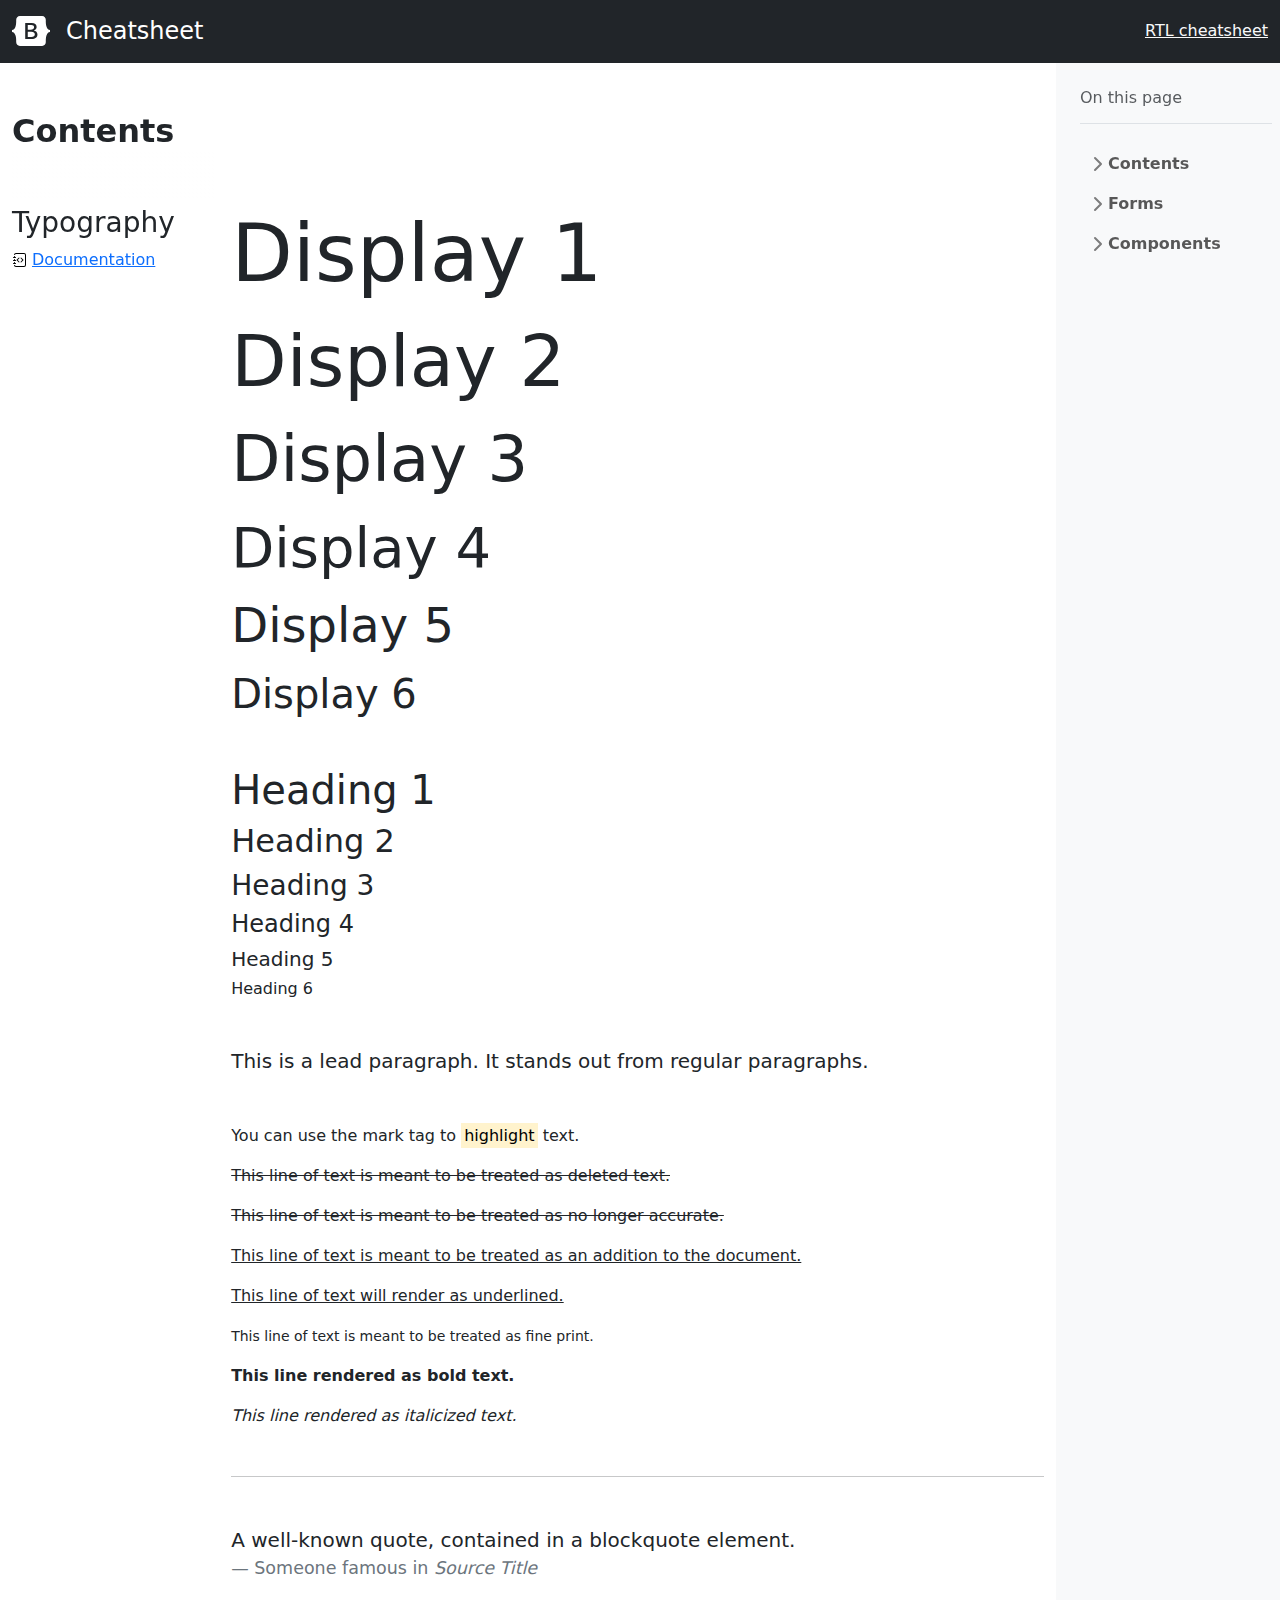
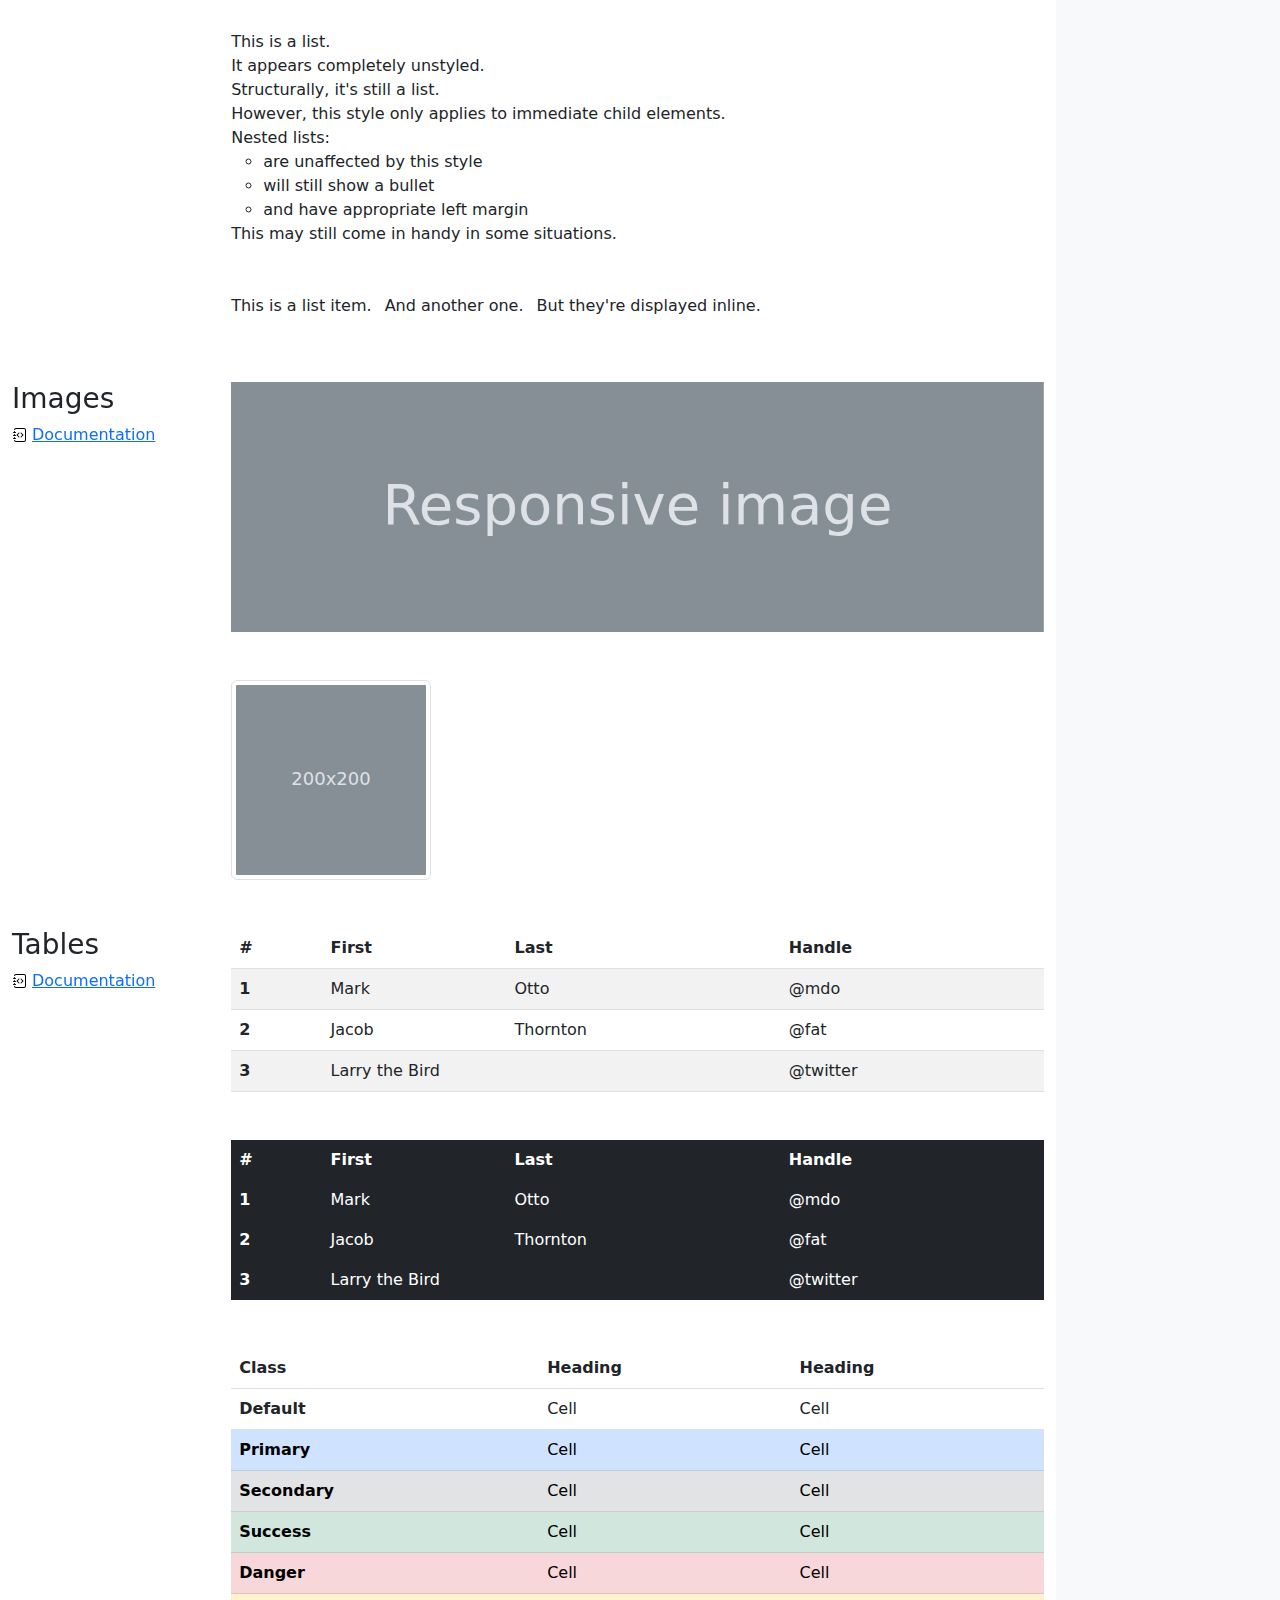
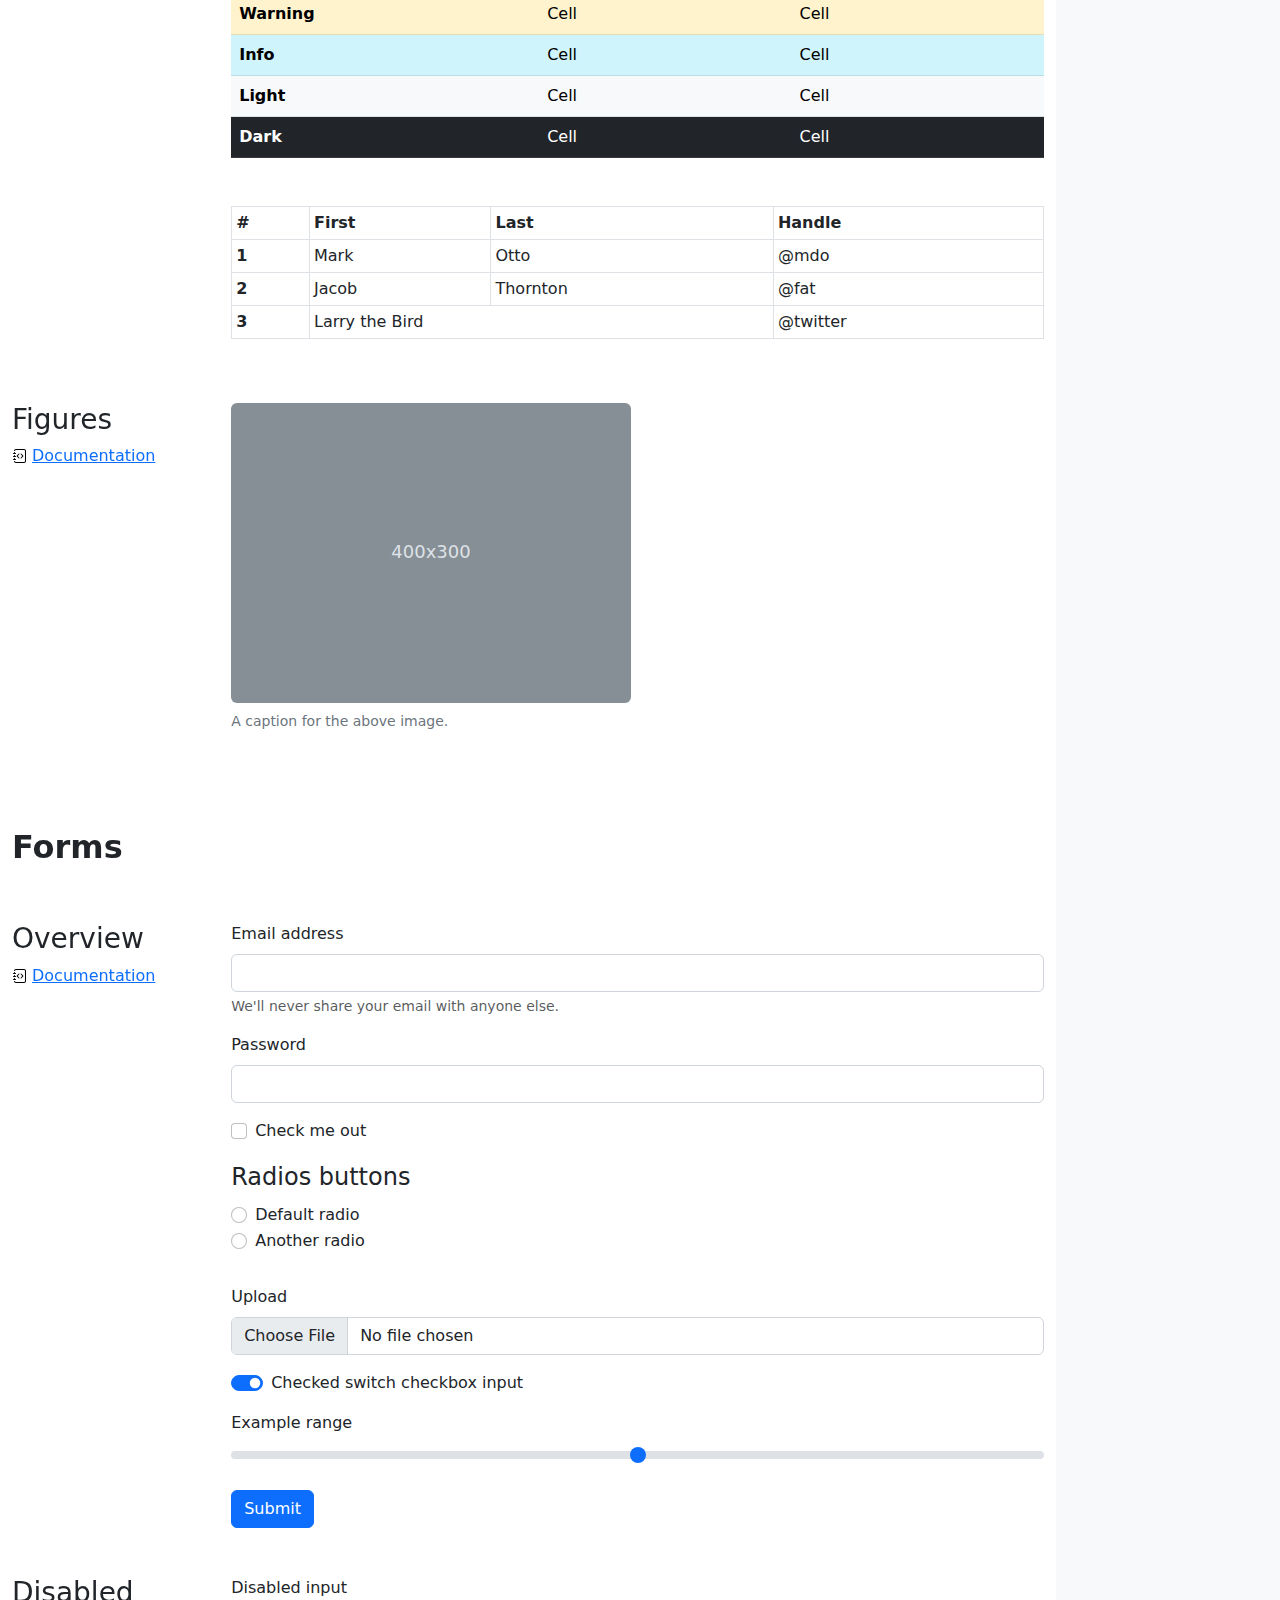
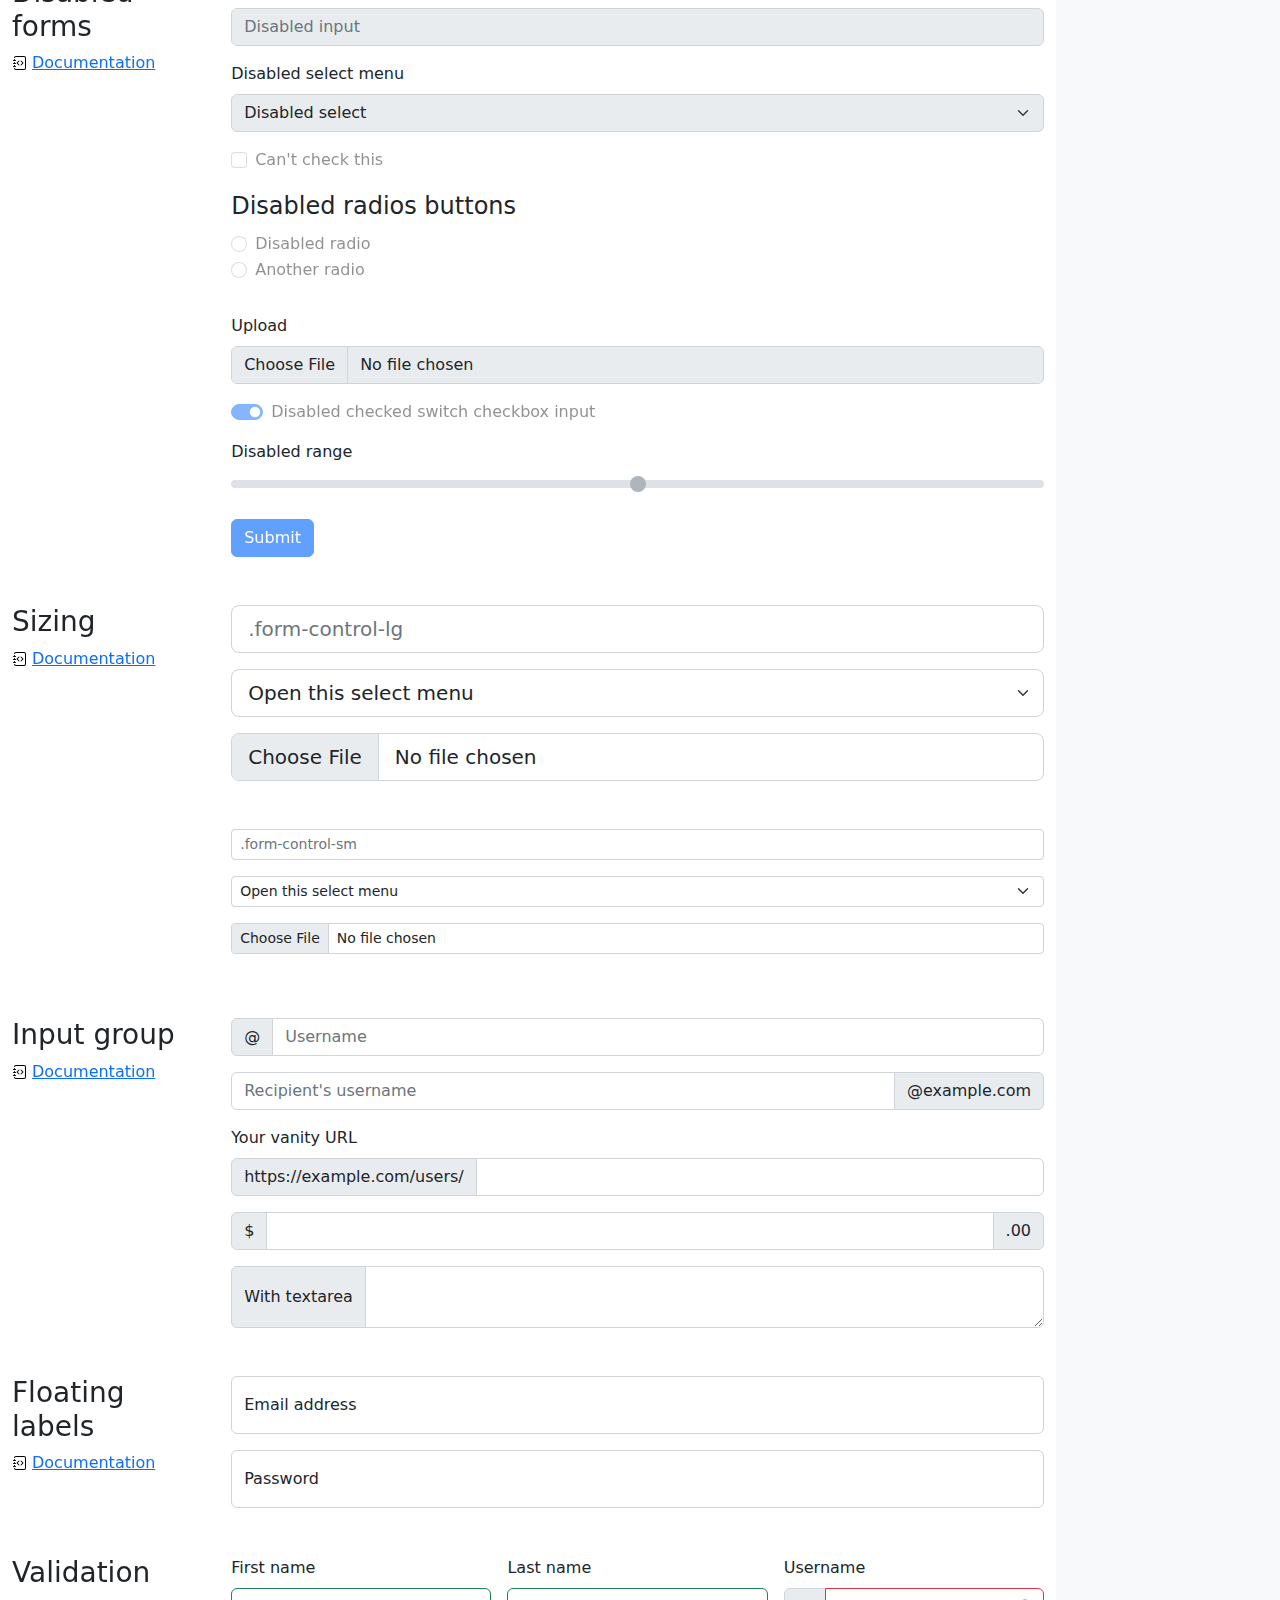
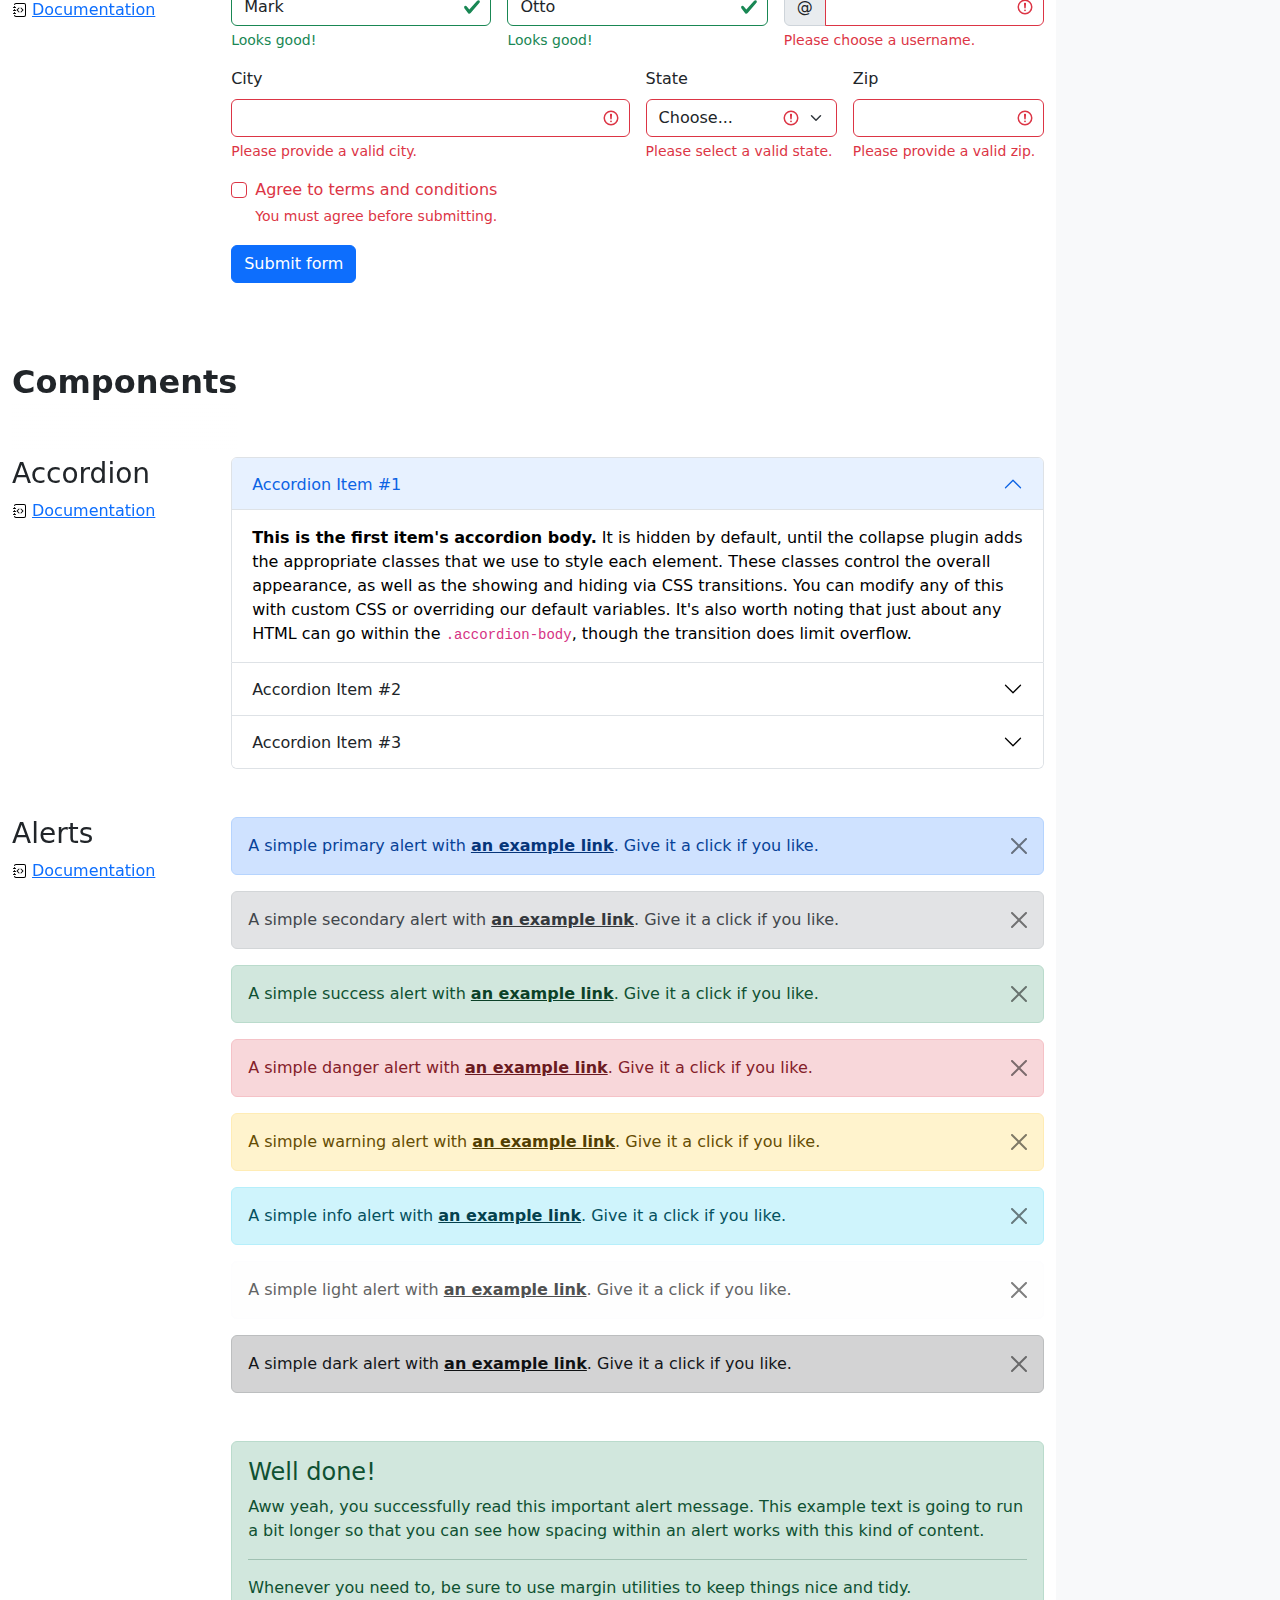
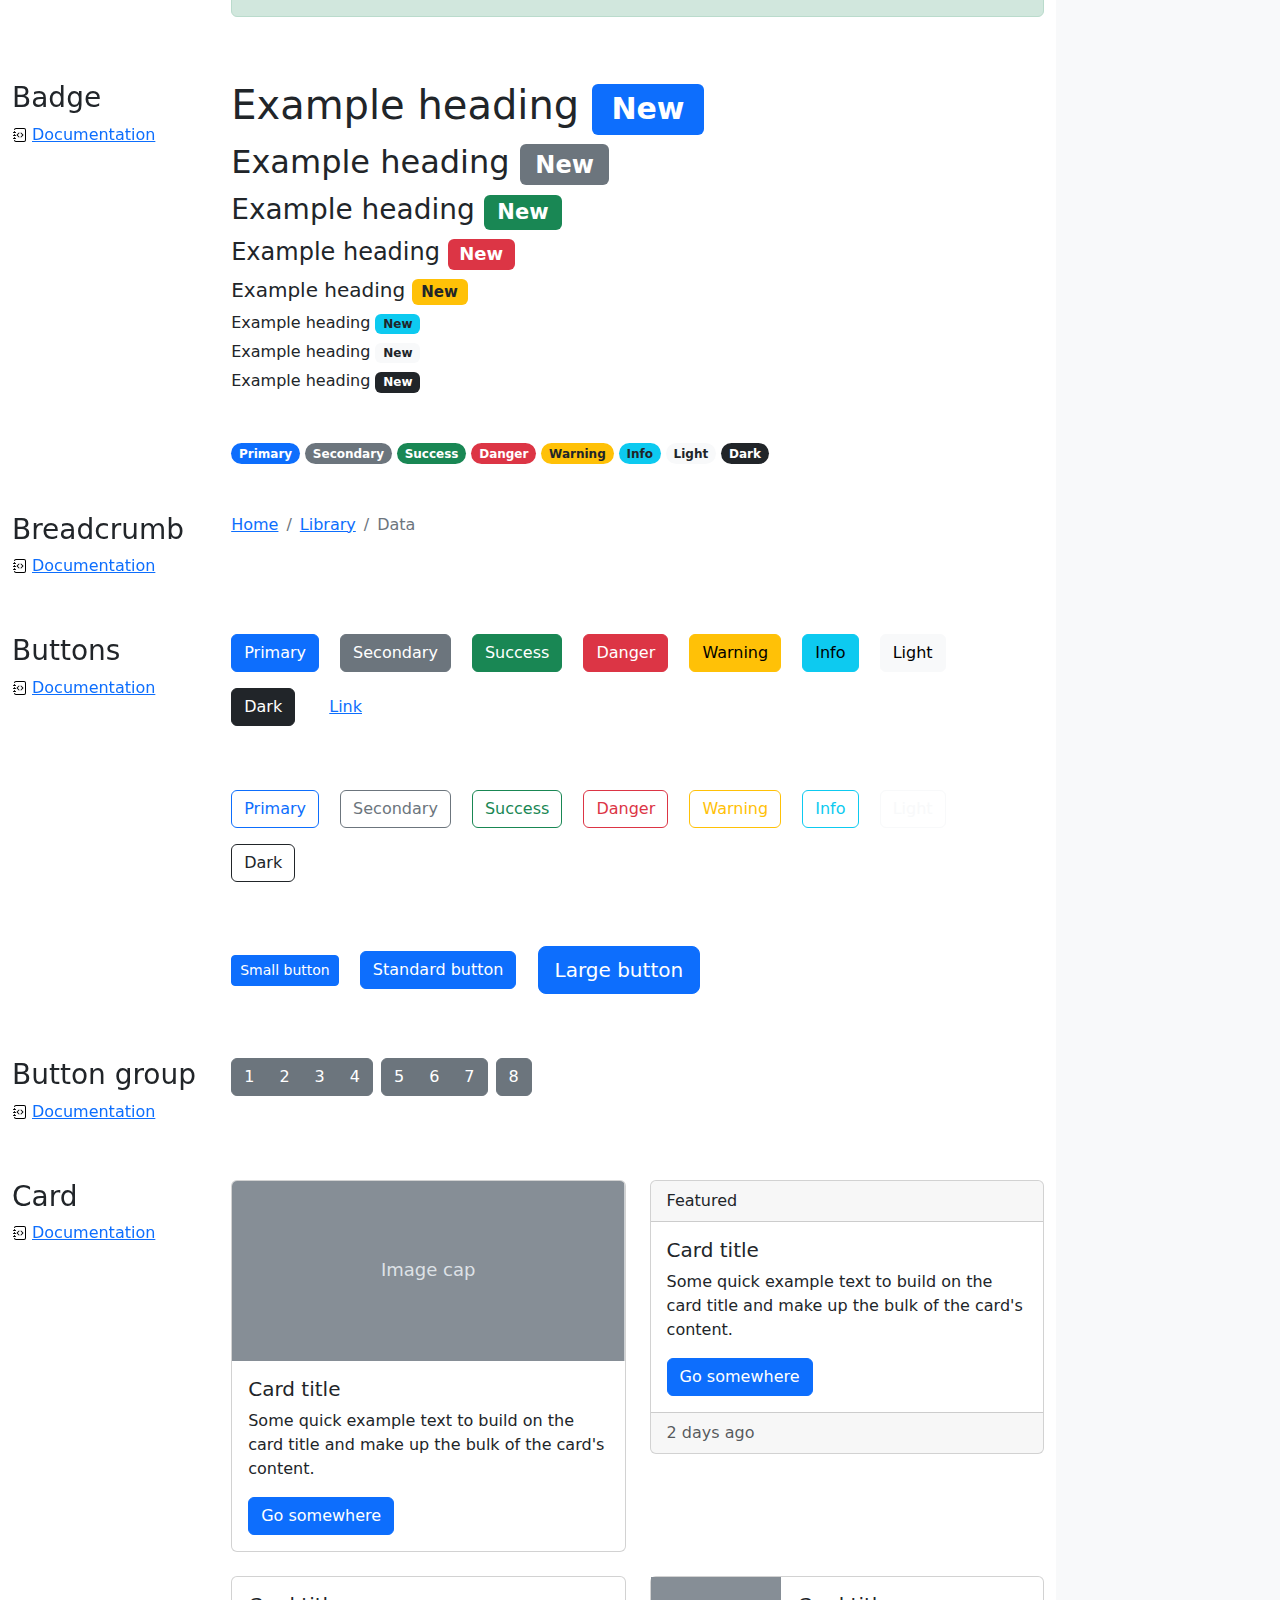
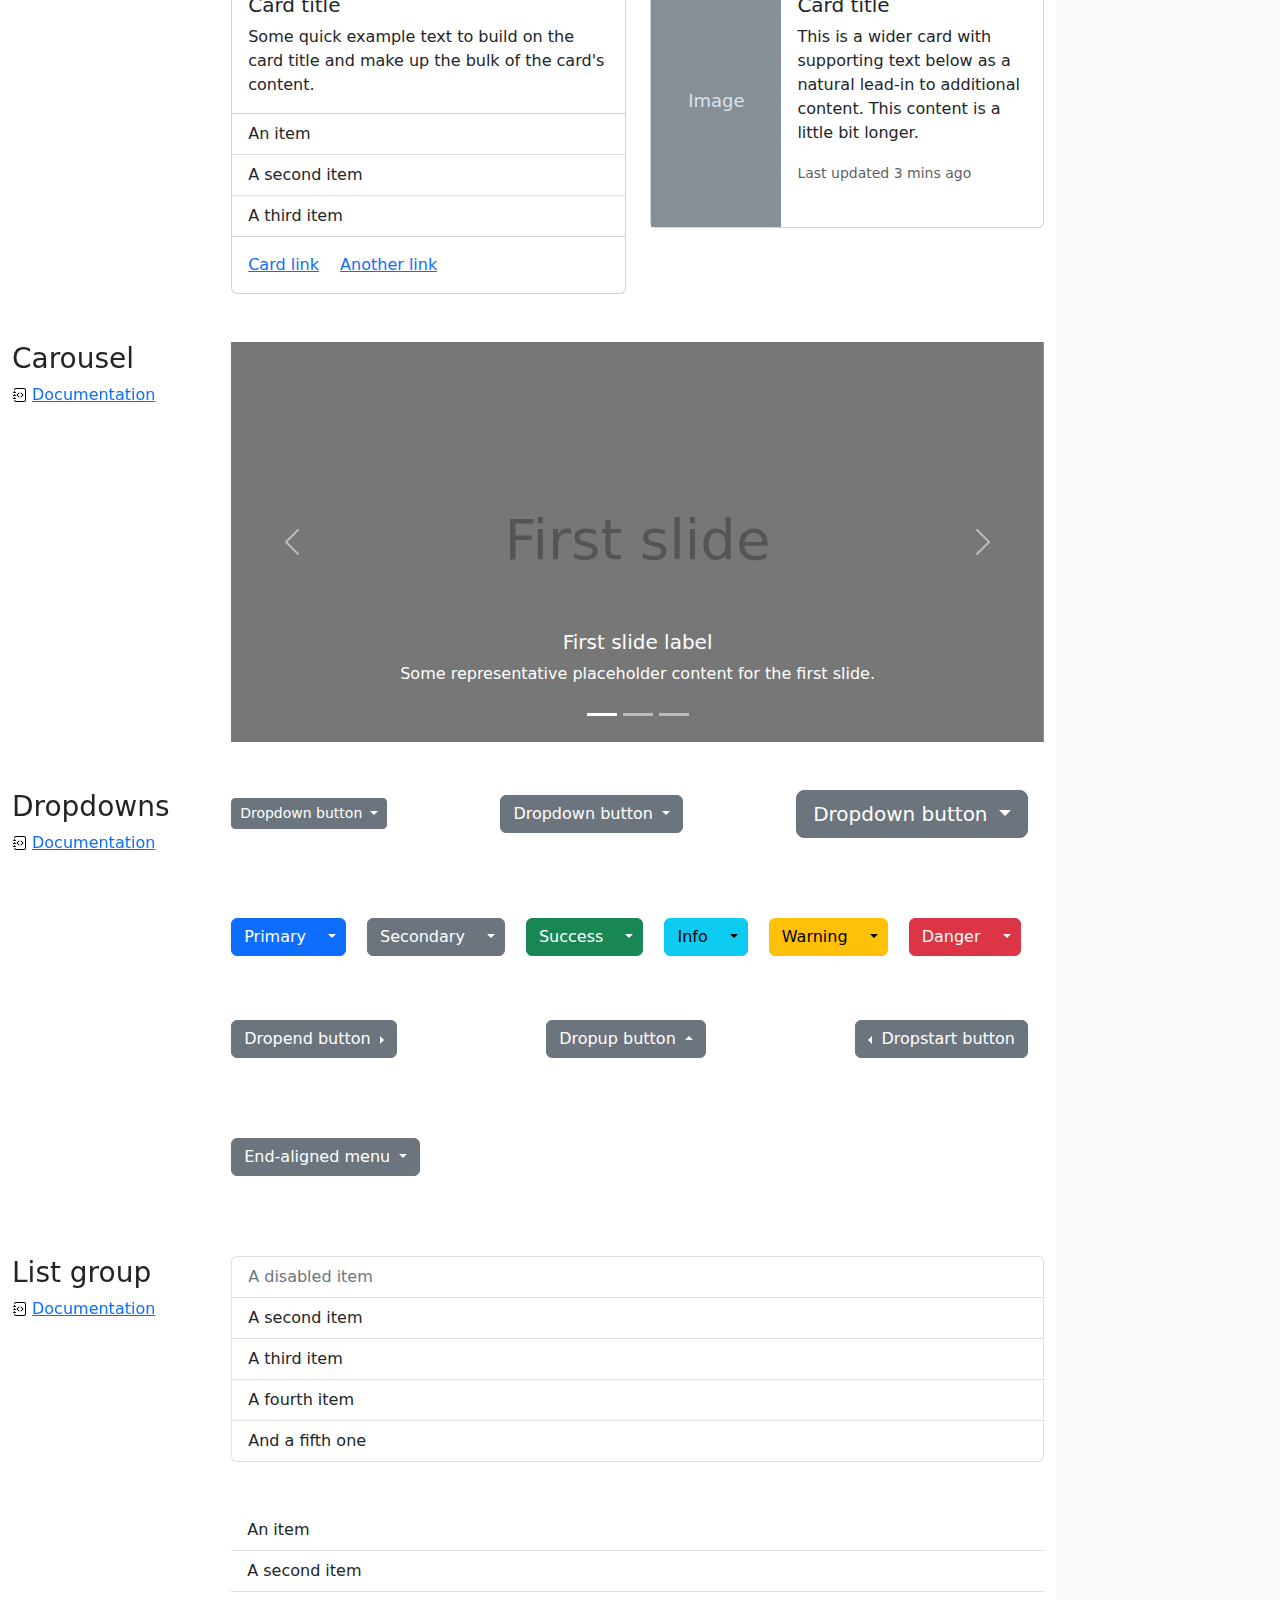
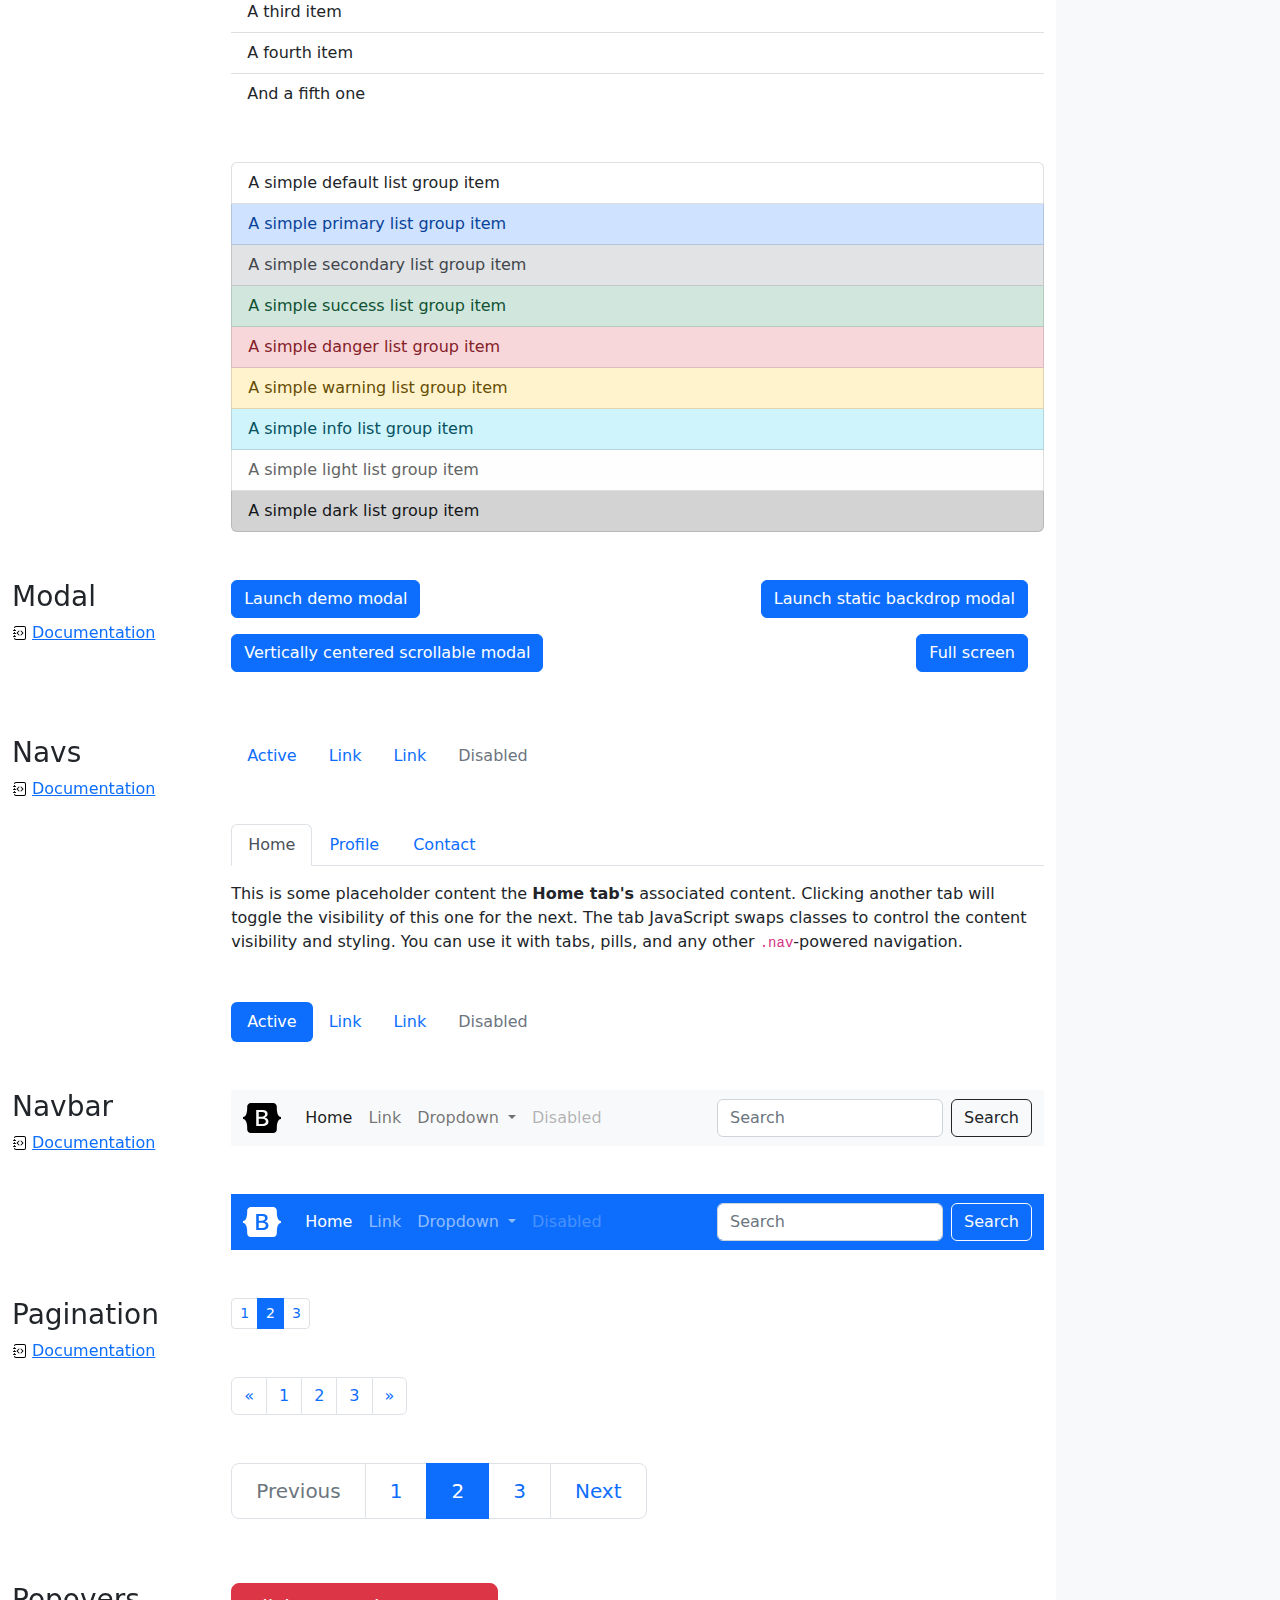
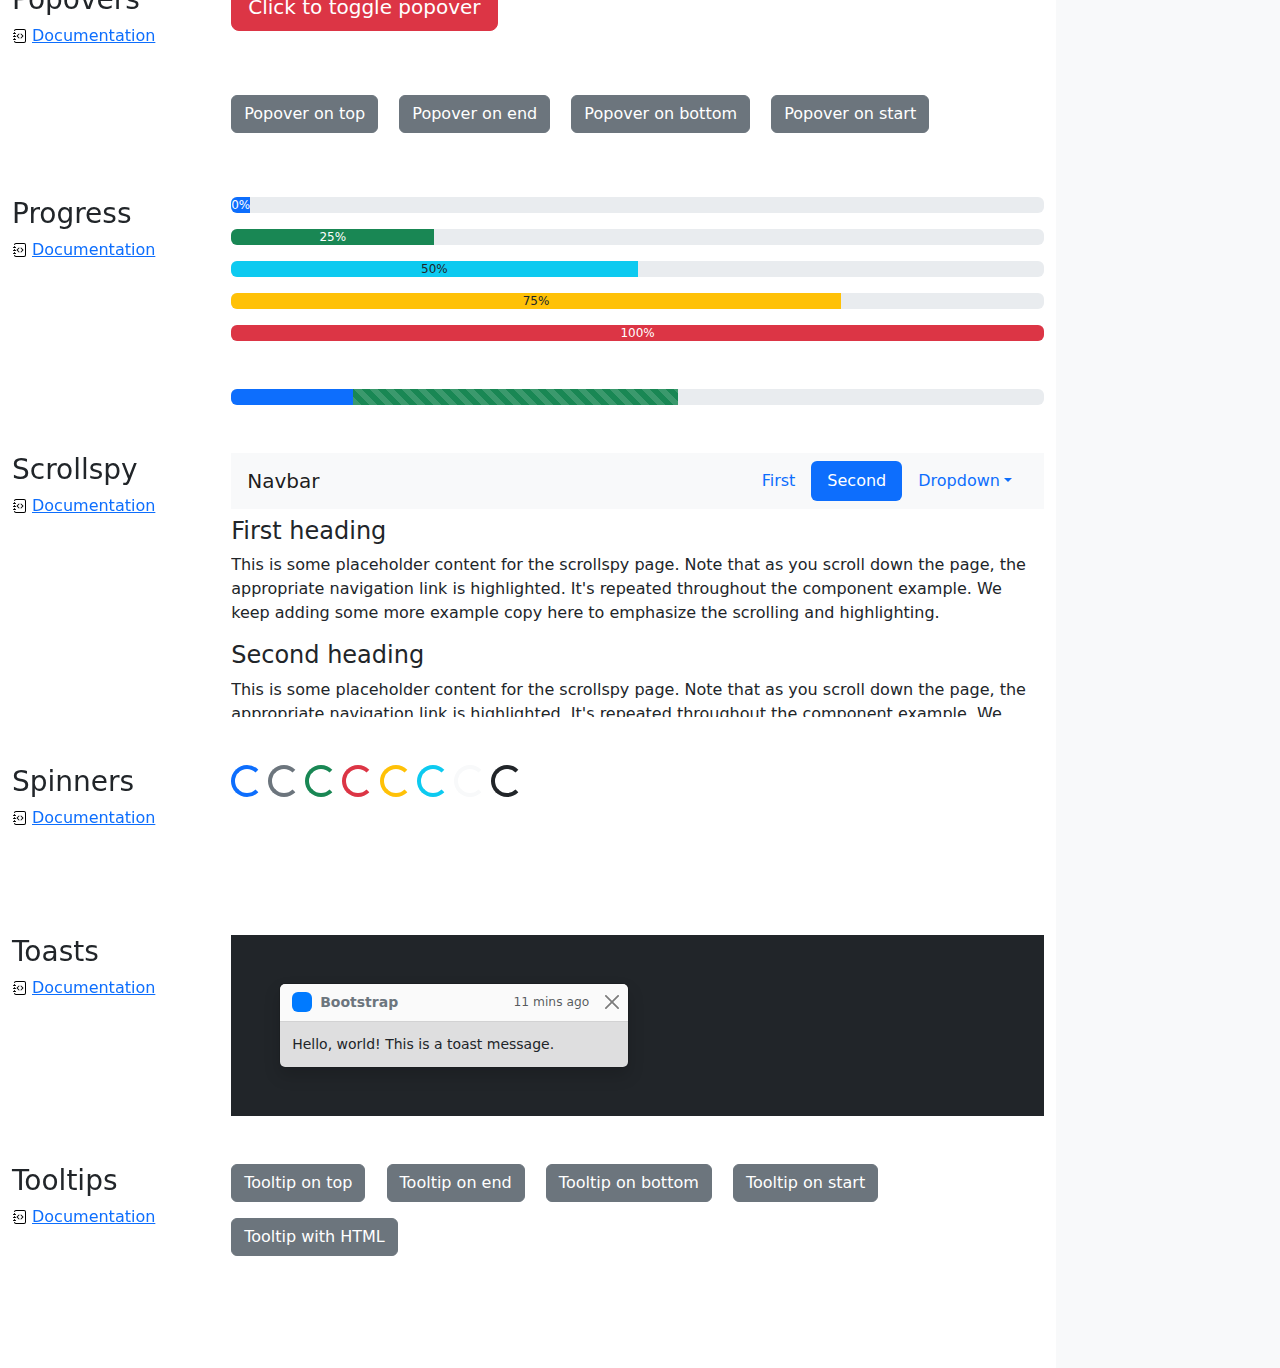
<file: bootstrap-5.2.0-English-examples/cheatsheet/index.html>
<!doctype html>
<html lang="en">
  <head>
    <meta charset="utf-8">
    <meta name="viewport" content="width=device-width, initial-scale=1">
    <meta name="description" content="">
    <meta name="author" content="Mark Otto, Jacob Thornton, and Bootstrap contributors">
    <meta name="generator" content="Hugo 0.98.0">
    <title>Cheatsheet · Bootstrap v5.2</title>

    <link rel="canonical" href="https://getbootstrap.com/docs/5.2/examples/cheatsheet/">

    

    

<link href="../assets/dist/css/bootstrap.min.css" rel="stylesheet">

    <style>
      .bd-placeholder-img {
        font-size: 1.125rem;
        text-anchor: middle;
        -webkit-user-select: none;
        -moz-user-select: none;
        user-select: none;
      }

      @media (min-width: 768px) {
        .bd-placeholder-img-lg {
          font-size: 3.5rem;
        }
      }

      .b-example-divider {
        height: 3rem;
        background-color: rgba(0, 0, 0, .1);
        border: solid rgba(0, 0, 0, .15);
        border-width: 1px 0;
        box-shadow: inset 0 .5em 1.5em rgba(0, 0, 0, .1), inset 0 .125em .5em rgba(0, 0, 0, .15);
      }

      .b-example-vr {
        flex-shrink: 0;
        width: 1.5rem;
        height: 100vh;
      }

      .bi {
        vertical-align: -.125em;
        fill: currentColor;
      }

      .nav-scroller {
        position: relative;
        z-index: 2;
        height: 2.75rem;
        overflow-y: hidden;
      }

      .nav-scroller .nav {
        display: flex;
        flex-wrap: nowrap;
        padding-bottom: 1rem;
        margin-top: -1px;
        overflow-x: auto;
        text-align: center;
        white-space: nowrap;
        -webkit-overflow-scrolling: touch;
      }
    </style>

    
    <!-- Custom styles for this template -->
    <link href="cheatsheet.css" rel="stylesheet">
  </head>
  <body class="bg-light">
    
<header class="bd-header bg-dark py-3 d-flex align-items-stretch border-bottom border-dark">
  <div class="container-fluid d-flex align-items-center">
    <h1 class="d-flex align-items-center fs-4 text-white mb-0">
      <img src="../assets/brand/bootstrap-logo-white.svg" width="38" height="30" class="me-3" alt="Bootstrap">
      Cheatsheet
    </h1>
    <a href="../examples/cheatsheet-rtl/" class="ms-auto link-light" hreflang="ar">RTL cheatsheet</a>
  </div>
</header>
<aside class="bd-aside sticky-xl-top text-muted align-self-start mb-3 mb-xl-5 px-2">
  <h2 class="h6 pt-4 pb-3 mb-4 border-bottom">On this page</h2>
  <nav class="small" id="toc">
    <ul class="list-unstyled">
      <li class="my-2">
        <button class="btn d-inline-flex align-items-center collapsed border-0" data-bs-toggle="collapse" aria-expanded="false" data-bs-target="#contents-collapse" aria-controls="contents-collapse">Contents</button>
        <ul class="list-unstyled ps-3 collapse" id="contents-collapse">
          <li><a class="d-inline-flex align-items-center rounded text-decoration-none" href="#typography">Typography</a></li>
          <li><a class="d-inline-flex align-items-center rounded text-decoration-none" href="#images">Images</a></li>
          <li><a class="d-inline-flex align-items-center rounded text-decoration-none" href="#tables">Tables</a></li>
          <li><a class="d-inline-flex align-items-center rounded text-decoration-none" href="#figures">Figures</a></li>
        </ul>
      </li>
      <li class="my-2">
        <button class="btn d-inline-flex align-items-center collapsed border-0" data-bs-toggle="collapse" aria-expanded="false" data-bs-target="#forms-collapse" aria-controls="forms-collapse">Forms</button>
        <ul class="list-unstyled ps-3 collapse" id="forms-collapse">
          <li><a class="d-inline-flex align-items-center rounded text-decoration-none" href="#overview">Overview</a></li>
          <li><a class="d-inline-flex align-items-center rounded text-decoration-none" href="#disabled-forms">Disabled forms</a></li>
          <li><a class="d-inline-flex align-items-center rounded text-decoration-none" href="#sizing">Sizing</a></li>
          <li><a class="d-inline-flex align-items-center rounded text-decoration-none" href="#input-group">Input group</a></li>
          <li><a class="d-inline-flex align-items-center rounded text-decoration-none" href="#floating-labels">Floating labels</a></li>
          <li><a class="d-inline-flex align-items-center rounded text-decoration-none" href="#validation">Validation</a></li>
        </ul>
      </li>
      <li class="my-2">
        <button class="btn d-inline-flex align-items-center collapsed border-0" data-bs-toggle="collapse" aria-expanded="false" data-bs-target="#components-collapse" aria-controls="components-collapse">Components</button>
        <ul class="list-unstyled ps-3 collapse" id="components-collapse">
          <li><a class="d-inline-flex align-items-center rounded text-decoration-none" href="#accordion">Accordion</a></li>
          <li><a class="d-inline-flex align-items-center rounded text-decoration-none" href="#alerts">Alerts</a></li>
          <li><a class="d-inline-flex align-items-center rounded text-decoration-none" href="#badge">Badge</a></li>
          <li><a class="d-inline-flex align-items-center rounded text-decoration-none" href="#breadcrumb">Breadcrumb</a></li>
          <li><a class="d-inline-flex align-items-center rounded text-decoration-none" href="#buttons">Buttons</a></li>
          <li><a class="d-inline-flex align-items-center rounded text-decoration-none" href="#button-group">Button group</a></li>
          <li><a class="d-inline-flex align-items-center rounded text-decoration-none" href="#card">Card</a></li>
          <li><a class="d-inline-flex align-items-center rounded text-decoration-none" href="#carousel">Carousel</a></li>
          <li><a class="d-inline-flex align-items-center rounded text-decoration-none" href="#dropdowns">Dropdowns</a></li>
          <li><a class="d-inline-flex align-items-center rounded text-decoration-none" href="#list-group">List group</a></li>
          <li><a class="d-inline-flex align-items-center rounded text-decoration-none" href="#modal">Modal</a></li>
          <li><a class="d-inline-flex align-items-center rounded text-decoration-none" href="#navs">Navs</a></li>
          <li><a class="d-inline-flex align-items-center rounded text-decoration-none" href="#navbar">Navbar</a></li>
          <li><a class="d-inline-flex align-items-center rounded text-decoration-none" href="#pagination">Pagination</a></li>
          <li><a class="d-inline-flex align-items-center rounded text-decoration-none" href="#popovers">Popovers</a></li>
          <li><a class="d-inline-flex align-items-center rounded text-decoration-none" href="#progress">Progress</a></li>
          <li><a class="d-inline-flex align-items-center rounded text-decoration-none" href="#scrollspy">Scrollspy</a></li>
          <li><a class="d-inline-flex align-items-center rounded text-decoration-none" href="#spinners">Spinners</a></li>
          <li><a class="d-inline-flex align-items-center rounded text-decoration-none" href="#toasts">Toasts</a></li>
          <li><a class="d-inline-flex align-items-center rounded text-decoration-none" href="#tooltips">Tooltips</a></li>
        </ul>
      </li>
    </ul>
  </nav>
</aside>
<div class="bd-cheatsheet container-fluid bg-body">
  <section id="content">
    <h2 class="sticky-xl-top fw-bold pt-3 pt-xl-5 pb-2 pb-xl-3">Contents</h2>

    <article class="my-3" id="typography">
      <div class="bd-heading sticky-xl-top align-self-start mt-5 mb-3 mt-xl-0 mb-xl-2">
        <h3>Typography</h3>
        <a class="d-flex align-items-center" href="../content/typography/">Documentation</a>
      </div>

      <div>
        <div class="bd-example-snippet bd-code-snippet"><div class="bd-example">
        <p class="display-1">Display 1</p>
        <p class="display-2">Display 2</p>
        <p class="display-3">Display 3</p>
        <p class="display-4">Display 4</p>
        <p class="display-5">Display 5</p>
        <p class="display-6">Display 6</p>
        </div></div>


        <div class="bd-example-snippet bd-code-snippet"><div class="bd-example">
        <p class="h1">Heading 1</p>
        <p class="h2">Heading 2</p>
        <p class="h3">Heading 3</p>
        <p class="h4">Heading 4</p>
        <p class="h5">Heading 5</p>
        <p class="h6">Heading 6</p>
        </div></div>


        <div class="bd-example-snippet bd-code-snippet"><div class="bd-example">
        <p class="lead">
          This is a lead paragraph. It stands out from regular paragraphs.
        </p>
        </div></div>


        <div class="bd-example-snippet bd-code-snippet"><div class="bd-example">
        <p>You can use the mark tag to <mark>highlight</mark> text.</p>
        <p><del>This line of text is meant to be treated as deleted text.</del></p>
        <p><s>This line of text is meant to be treated as no longer accurate.</s></p>
        <p><ins>This line of text is meant to be treated as an addition to the document.</ins></p>
        <p><u>This line of text will render as underlined.</u></p>
        <p><small>This line of text is meant to be treated as fine print.</small></p>
        <p><strong>This line rendered as bold text.</strong></p>
        <p><em>This line rendered as italicized text.</em></p>
        </div></div>


        <div class="bd-example-snippet bd-code-snippet"><div class="bd-example">
        <hr>
        </div></div>


        <div class="bd-example-snippet bd-code-snippet"><div class="bd-example">
        <blockquote class="blockquote">
          <p>A well-known quote, contained in a blockquote element.</p>
          <footer class="blockquote-footer">Someone famous in <cite title="Source Title">Source Title</cite></footer>
        </blockquote>
        </div></div>


        <div class="bd-example-snippet bd-code-snippet"><div class="bd-example">
        <ul class="list-unstyled">
          <li>This is a list.</li>
          <li>It appears completely unstyled.</li>
          <li>Structurally, it's still a list.</li>
          <li>However, this style only applies to immediate child elements.</li>
          <li>Nested lists:
            <ul>
              <li>are unaffected by this style</li>
              <li>will still show a bullet</li>
              <li>and have appropriate left margin</li>
            </ul>
          </li>
          <li>This may still come in handy in some situations.</li>
        </ul>
        </div></div>


        <div class="bd-example-snippet bd-code-snippet"><div class="bd-example">
        <ul class="list-inline">
          <li class="list-inline-item">This is a list item.</li>
          <li class="list-inline-item">And another one.</li>
          <li class="list-inline-item">But they're displayed inline.</li>
        </ul>
        </div></div>

      </div>
    </article>
    <article class="my-3" id="images">
      <div class="bd-heading sticky-xl-top align-self-start mt-5 mb-3 mt-xl-0 mb-xl-2">
        <h3>Images</h3>
        <a class="d-flex align-items-center" href="../content/images/">Documentation</a>
      </div>

      <div>
        <div class="bd-example-snippet bd-code-snippet"><div class="bd-example">
        <svg class="bd-placeholder-img bd-placeholder-img-lg img-fluid" width="100%" height="250" xmlns="http://www.w3.org/2000/svg" role="img" aria-label="Placeholder: Responsive image" preserveAspectRatio="xMidYMid slice" focusable="false"><title>Placeholder</title><rect width="100%" height="100%" fill="#868e96"/><text x="50%" y="50%" fill="#dee2e6" dy=".3em">Responsive image</text></svg>

        </div></div>


        <div class="bd-example-snippet bd-code-snippet"><div class="bd-example">
        <svg class="bd-placeholder-img img-thumbnail" width="200" height="200" xmlns="http://www.w3.org/2000/svg" role="img" aria-label="A generic square placeholder image with a white border around it, making it resemble a photograph taken with an old instant camera: 200x200" preserveAspectRatio="xMidYMid slice" focusable="false"><title>A generic square placeholder image with a white border around it, making it resemble a photograph taken with an old instant camera</title><rect width="100%" height="100%" fill="#868e96"/><text x="50%" y="50%" fill="#dee2e6" dy=".3em">200x200</text></svg>

        </div></div>

      </div>
    </article>
    <article class="my-3" id="tables">
      <div class="bd-heading sticky-xl-top align-self-start mt-5 mb-3 mt-xl-0 mb-xl-2">
        <h3>Tables</h3>
        <a class="d-flex align-items-center" href="../content/tables/">Documentation</a>
      </div>

      <div>
        <div class="bd-example-snippet bd-code-snippet"><div class="bd-example">
        <table class="table table-striped">
          <thead>
          <tr>
            <th scope="col">#</th>
            <th scope="col">First</th>
            <th scope="col">Last</th>
            <th scope="col">Handle</th>
          </tr>
          </thead>
          <tbody>
          <tr>
            <th scope="row">1</th>
            <td>Mark</td>
            <td>Otto</td>
            <td>@mdo</td>
          </tr>
          <tr>
            <th scope="row">2</th>
            <td>Jacob</td>
            <td>Thornton</td>
            <td>@fat</td>
          </tr>
          <tr>
            <th scope="row">3</th>
            <td colspan="2">Larry the Bird</td>
            <td>@twitter</td>
          </tr>
          </tbody>
        </table>
        </div></div>


        <div class="bd-example-snippet bd-code-snippet"><div class="bd-example">
        <table class="table table-dark table-borderless">
          <thead>
          <tr>
            <th scope="col">#</th>
            <th scope="col">First</th>
            <th scope="col">Last</th>
            <th scope="col">Handle</th>
          </tr>
          </thead>
          <tbody>
          <tr>
            <th scope="row">1</th>
            <td>Mark</td>
            <td>Otto</td>
            <td>@mdo</td>
          </tr>
          <tr>
            <th scope="row">2</th>
            <td>Jacob</td>
            <td>Thornton</td>
            <td>@fat</td>
          </tr>
          <tr>
            <th scope="row">3</th>
            <td colspan="2">Larry the Bird</td>
            <td>@twitter</td>
          </tr>
          </tbody>
        </table>
        </div></div>


        <div class="bd-example-snippet bd-code-snippet"><div class="bd-example">
        <table class="table table-hover">
          <thead>
          <tr>
            <th scope="col">Class</th>
            <th scope="col">Heading</th>
            <th scope="col">Heading</th>
          </tr>
          </thead>
          <tbody>
          <tr>
            <th scope="row">Default</th>
            <td>Cell</td>
            <td>Cell</td>
          </tr>
          
          <tr class="table-primary">
            <th scope="row">Primary</th>
            <td>Cell</td>
            <td>Cell</td>
          </tr>
          <tr class="table-secondary">
            <th scope="row">Secondary</th>
            <td>Cell</td>
            <td>Cell</td>
          </tr>
          <tr class="table-success">
            <th scope="row">Success</th>
            <td>Cell</td>
            <td>Cell</td>
          </tr>
          <tr class="table-danger">
            <th scope="row">Danger</th>
            <td>Cell</td>
            <td>Cell</td>
          </tr>
          <tr class="table-warning">
            <th scope="row">Warning</th>
            <td>Cell</td>
            <td>Cell</td>
          </tr>
          <tr class="table-info">
            <th scope="row">Info</th>
            <td>Cell</td>
            <td>Cell</td>
          </tr>
          <tr class="table-light">
            <th scope="row">Light</th>
            <td>Cell</td>
            <td>Cell</td>
          </tr>
          <tr class="table-dark">
            <th scope="row">Dark</th>
            <td>Cell</td>
            <td>Cell</td>
          </tr>
          </tbody>
        </table>
        </div></div>


        <div class="bd-example-snippet bd-code-snippet"><div class="bd-example">
        <table class="table table-sm table-bordered">
          <thead>
          <tr>
            <th scope="col">#</th>
            <th scope="col">First</th>
            <th scope="col">Last</th>
            <th scope="col">Handle</th>
          </tr>
          </thead>
          <tbody>
          <tr>
            <th scope="row">1</th>
            <td>Mark</td>
            <td>Otto</td>
            <td>@mdo</td>
          </tr>
          <tr>
            <th scope="row">2</th>
            <td>Jacob</td>
            <td>Thornton</td>
            <td>@fat</td>
          </tr>
          <tr>
            <th scope="row">3</th>
            <td colspan="2">Larry the Bird</td>
            <td>@twitter</td>
          </tr>
          </tbody>
        </table>
        </div></div>

      </div>
    </article>
    <article class="my-3" id="figures">
      <div class="bd-heading sticky-xl-top align-self-start mt-5 mb-3 mt-xl-0 mb-xl-2">
        <h3>Figures</h3>
        <a class="d-flex align-items-center" href="../content/figures/">Documentation</a>
      </div>

      <div>
        <div class="bd-example-snippet bd-code-snippet"><div class="bd-example">
        <figure class="figure">
          <svg class="bd-placeholder-img figure-img img-fluid rounded" width="400" height="300" xmlns="http://www.w3.org/2000/svg" role="img" aria-label="Placeholder: 400x300" preserveAspectRatio="xMidYMid slice" focusable="false"><title>Placeholder</title><rect width="100%" height="100%" fill="#868e96"/><text x="50%" y="50%" fill="#dee2e6" dy=".3em">400x300</text></svg>

          <figcaption class="figure-caption">A caption for the above image.</figcaption>
        </figure>
        </div></div>

      </div>
    </article>
  </section>

  <section id="forms">
    <h2 class="sticky-xl-top fw-bold pt-3 pt-xl-5 pb-2 pb-xl-3">Forms</h2>

    <article class="my-3" id="overview">
      <div class="bd-heading sticky-xl-top align-self-start mt-5 mb-3 mt-xl-0 mb-xl-2">
        <h3>Overview</h3>
        <a class="d-flex align-items-center" href="../forms/overview/">Documentation</a>
      </div>

      <div>
        <div class="bd-example-snippet bd-code-snippet"><div class="bd-example">
        <form>
          <div class="mb-3">
            <label for="exampleInputEmail1" class="form-label">Email address</label>
            <input type="email" class="form-control" id="exampleInputEmail1" aria-describedby="emailHelp">
            <div id="emailHelp" class="form-text">We'll never share your email with anyone else.</div>
          </div>
          <div class="mb-3">
            <label for="exampleInputPassword1" class="form-label">Password</label>
            <input type="password" class="form-control" id="exampleInputPassword1">
          </div>
          <div class="mb-3 form-check">
            <input type="checkbox" class="form-check-input" id="exampleCheck1">
            <label class="form-check-label" for="exampleCheck1">Check me out</label>
          </div>
          <fieldset class="mb-3">
            <legend>Radios buttons</legend>
            <div class="form-check">
              <input type="radio" name="radios" class="form-check-input" id="exampleRadio1">
              <label class="form-check-label" for="exampleRadio1">Default radio</label>
            </div>
            <div class="mb-3 form-check">
              <input type="radio" name="radios" class="form-check-input" id="exampleRadio2">
              <label class="form-check-label" for="exampleRadio2">Another radio</label>
            </div>
          </fieldset>
          <div class="mb-3">
            <label class="form-label" for="customFile">Upload</label>
            <input type="file" class="form-control" id="customFile">
          </div>
          <div class="mb-3 form-check form-switch">
            <input class="form-check-input" type="checkbox" role="switch" id="flexSwitchCheckChecked" checked>
            <label class="form-check-label" for="flexSwitchCheckChecked">Checked switch checkbox input</label>
          </div>
          <div class="mb-3">
            <label for="customRange3" class="form-label">Example range</label>
            <input type="range" class="form-range" min="0" max="5" step="0.5" id="customRange3">
          </div>
          <button type="submit" class="btn btn-primary">Submit</button>
        </form>
        </div></div>

      </div>
    </article>
    <article class="my-3" id="disabled-forms">
      <div class="bd-heading sticky-xl-top align-self-start mt-5 mb-3 mt-xl-0 mb-xl-2">
        <h3>Disabled forms</h3>
        <a class="d-flex align-items-center" href="../forms/overview/#disabled-forms">Documentation</a>
      </div>

      <div>
        <div class="bd-example-snippet bd-code-snippet"><div class="bd-example">
        <form>
          <fieldset disabled aria-label="Disabled fieldset example">
            <div class="mb-3">
              <label for="disabledTextInput" class="form-label">Disabled input</label>
              <input type="text" id="disabledTextInput" class="form-control" placeholder="Disabled input">
            </div>
            <div class="mb-3">
              <label for="disabledSelect" class="form-label">Disabled select menu</label>
              <select id="disabledSelect" class="form-select">
                <option>Disabled select</option>
              </select>
            </div>
            <div class="mb-3">
              <div class="form-check">
                <input class="form-check-input" type="checkbox" id="disabledFieldsetCheck" disabled>
                <label class="form-check-label" for="disabledFieldsetCheck">
                  Can't check this
                </label>
              </div>
            </div>
            <fieldset class="mb-3">
              <legend>Disabled radios buttons</legend>
              <div class="form-check">
                <input type="radio" name="radios" class="form-check-input" id="disabledRadio1" disabled>
                <label class="form-check-label" for="disabledRadio1">Disabled radio</label>
              </div>
              <div class="mb-3 form-check">
                <input type="radio" name="radios" class="form-check-input" id="disabledRadio2" disabled>
                <label class="form-check-label" for="disabledRadio2">Another radio</label>
              </div>
            </fieldset>
            <div class="mb-3">
              <label class="form-label" for="disabledCustomFile">Upload</label>
              <input type="file" class="form-control" id="disabledCustomFile" disabled>
            </div>
            <div class="mb-3 form-check form-switch">
              <input class="form-check-input" type="checkbox" role="switch" id="disabledSwitchCheckChecked" checked disabled>
              <label class="form-check-label" for="disabledSwitchCheckChecked">Disabled checked switch checkbox input</label>
            </div>
            <div class="mb-3">
              <label for="disabledRange" class="form-label">Disabled range</label>
              <input type="range" class="form-range" min="0" max="5" step="0.5" id="disabledRange">
            </div>
            <button type="submit" class="btn btn-primary">Submit</button>
          </fieldset>
        </form>
        </div></div>

      </div>
    </article>
    <article class="my-3" id="sizing">
      <div class="bd-heading sticky-xl-top align-self-start mt-5 mb-3 mt-xl-0 mb-xl-2">
        <h3>Sizing</h3>
        <a class="d-flex align-items-center" href="../forms/form-control/#sizing">Documentation</a>
      </div>

      <div>
        <div class="bd-example-snippet bd-code-snippet"><div class="bd-example">
        <div class="mb-3">
          <input class="form-control form-control-lg" type="text" placeholder=".form-control-lg" aria-label=".form-control-lg example">
        </div>
        <div class="mb-3">
          <select class="form-select form-select-lg mb-3" aria-label=".form-select-lg example">
            <option selected>Open this select menu</option>
            <option value="1">One</option>
            <option value="2">Two</option>
            <option value="3">Three</option>
          </select>
        </div>
        <div class="mb-3">
          <input type="file" class="form-control form-control-lg" aria-label="Large file input example">
        </div>
        </div></div>


        <div class="bd-example-snippet bd-code-snippet"><div class="bd-example">
        <div class="mb-3">
          <input class="form-control form-control-sm" type="text" placeholder=".form-control-sm" aria-label=".form-control-sm example">
        </div>
        <div class="mb-3">
          <select class="form-select form-select-sm" aria-label=".form-select-sm example">
            <option selected>Open this select menu</option>
            <option value="1">One</option>
            <option value="2">Two</option>
            <option value="3">Three</option>
          </select>
        </div>
        <div class="mb-3">
          <input type="file" class="form-control form-control-sm" aria-label="Small file input example">
        </div>
        </div></div>

      </div>
    </article>
    <article class="my-3" id="input-group">
      <div class="bd-heading sticky-xl-top align-self-start mt-5 mb-3 mt-xl-0 mb-xl-2">
        <h3>Input group</h3>
        <a class="d-flex align-items-center" href="../forms/input-group/">Documentation</a>
      </div>

      <div>
        <div class="bd-example-snippet bd-code-snippet"><div class="bd-example">
        <div class="input-group mb-3">
          <span class="input-group-text" id="basic-addon1">@</span>
          <input type="text" class="form-control" placeholder="Username" aria-label="Username" aria-describedby="basic-addon1">
        </div>
        <div class="input-group mb-3">
          <input type="text" class="form-control" placeholder="Recipient's username" aria-label="Recipient's username" aria-describedby="basic-addon2">
          <span class="input-group-text" id="basic-addon2">@example.com</span>
        </div>
        <label for="basic-url" class="form-label">Your vanity URL</label>
        <div class="input-group mb-3">
          <span class="input-group-text" id="basic-addon3">https://example.com/users/</span>
          <input type="text" class="form-control" id="basic-url" aria-describedby="basic-addon3">
        </div>
        <div class="input-group mb-3">
          <span class="input-group-text">$</span>
          <input type="text" class="form-control" aria-label="Amount (to the nearest dollar)">
          <span class="input-group-text">.00</span>
        </div>
        <div class="input-group">
          <span class="input-group-text">With textarea</span>
          <textarea class="form-control" aria-label="With textarea"></textarea>
        </div>
        </div></div>

      </div>
    </article>
    <article class="my-3" id="floating-labels">
      <div class="bd-heading sticky-xl-top align-self-start mt-5 mb-3 mt-xl-0 mb-xl-2">
        <h3>Floating labels</h3>
        <a class="d-flex align-items-center" href="../forms/floating-labels/">Documentation</a>
      </div>

      <div>
        <div class="bd-example-snippet bd-code-snippet"><div class="bd-example">
        <form>
          <div class="form-floating mb-3">
            <input type="email" class="form-control" id="floatingInput" placeholder="name@example.com">
            <label for="floatingInput">Email address</label>
          </div>
          <div class="form-floating">
            <input type="password" class="form-control" id="floatingPassword" placeholder="Password">
            <label for="floatingPassword">Password</label>
          </div>
        </form>
        </div></div>

      </div>
    </article>
    <article class="my-3" id="validation">
      <div class="bd-heading sticky-xl-top align-self-start mt-5 mb-3 mt-xl-0 mb-xl-2">
        <h3>Validation</h3>
        <a class="d-flex align-items-center" href="../forms/validation/">Documentation</a>
      </div>

      <div>
        <div class="bd-example-snippet bd-code-snippet"><div class="bd-example">
        <form class="row g-3">
          <div class="col-md-4">
            <label for="validationServer01" class="form-label">First name</label>
            <input type="text" class="form-control is-valid" id="validationServer01" value="Mark" required>
            <div class="valid-feedback">
              Looks good!
            </div>
          </div>
          <div class="col-md-4">
            <label for="validationServer02" class="form-label">Last name</label>
            <input type="text" class="form-control is-valid" id="validationServer02" value="Otto" required>
            <div class="valid-feedback">
              Looks good!
            </div>
          </div>
          <div class="col-md-4">
            <label for="validationServerUsername" class="form-label">Username</label>
            <div class="input-group has-validation">
              <span class="input-group-text" id="inputGroupPrepend3">@</span>
              <input type="text" class="form-control is-invalid" id="validationServerUsername" aria-describedby="inputGroupPrepend3" required>
              <div class="invalid-feedback">
                Please choose a username.
              </div>
            </div>
          </div>
          <div class="col-md-6">
            <label for="validationServer03" class="form-label">City</label>
            <input type="text" class="form-control is-invalid" id="validationServer03" required>
            <div class="invalid-feedback">
              Please provide a valid city.
            </div>
          </div>
          <div class="col-md-3">
            <label for="validationServer04" class="form-label">State</label>
            <select class="form-select is-invalid" id="validationServer04" required>
              <option selected disabled value="">Choose...</option>
              <option>...</option>
            </select>
            <div class="invalid-feedback">
              Please select a valid state.
            </div>
          </div>
          <div class="col-md-3">
            <label for="validationServer05" class="form-label">Zip</label>
            <input type="text" class="form-control is-invalid" id="validationServer05" required>
            <div class="invalid-feedback">
              Please provide a valid zip.
            </div>
          </div>
          <div class="col-12">
            <div class="form-check">
              <input class="form-check-input is-invalid" type="checkbox" value="" id="invalidCheck3" required>
              <label class="form-check-label" for="invalidCheck3">
                Agree to terms and conditions
              </label>
              <div class="invalid-feedback">
                You must agree before submitting.
              </div>
            </div>
          </div>
          <div class="col-12">
            <button class="btn btn-primary" type="submit">Submit form</button>
          </div>
        </form>
        </div></div>

      </div>
    </article>
  </section>

  <section id="components">
    <h2 class="sticky-xl-top fw-bold pt-3 pt-xl-5 pb-2 pb-xl-3">Components</h2>

    <article class="my-3" id="accordion">
      <div class="bd-heading sticky-xl-top align-self-start mt-5 mb-3 mt-xl-0 mb-xl-2">
        <h3>Accordion</h3>
        <a class="d-flex align-items-center" href="../components/accordion/">Documentation</a>
      </div>

      <div>
        <div class="bd-example-snippet bd-code-snippet"><div class="bd-example">
        <div class="accordion" id="accordionExample">
          <div class="accordion-item">
            <h4 class="accordion-header" id="headingOne">
              <button class="accordion-button" type="button" data-bs-toggle="collapse" data-bs-target="#collapseOne" aria-expanded="true" aria-controls="collapseOne">
                Accordion Item #1
              </button>
            </h4>
            <div id="collapseOne" class="accordion-collapse collapse show" aria-labelledby="headingOne" data-bs-parent="#accordionExample">
              <div class="accordion-body">
                <strong>This is the first item's accordion body.</strong> It is hidden by default, until the collapse plugin adds the appropriate classes that we use to style each element. These classes control the overall appearance, as well as the showing and hiding via CSS transitions. You can modify any of this with custom CSS or overriding our default variables. It's also worth noting that just about any HTML can go within the <code>.accordion-body</code>, though the transition does limit overflow.
              </div>
            </div>
          </div>
          <div class="accordion-item">
            <h4 class="accordion-header" id="headingTwo">
              <button class="accordion-button collapsed" type="button" data-bs-toggle="collapse" data-bs-target="#collapseTwo" aria-expanded="false" aria-controls="collapseTwo">
                Accordion Item #2
              </button>
            </h4>
            <div id="collapseTwo" class="accordion-collapse collapse" aria-labelledby="headingTwo" data-bs-parent="#accordionExample">
              <div class="accordion-body">
                <strong>This is the second item's accordion body.</strong> It is hidden by default, until the collapse plugin adds the appropriate classes that we use to style each element. These classes control the overall appearance, as well as the showing and hiding via CSS transitions. You can modify any of this with custom CSS or overriding our default variables. It's also worth noting that just about any HTML can go within the <code>.accordion-body</code>, though the transition does limit overflow.
              </div>
            </div>
          </div>
          <div class="accordion-item">
            <h4 class="accordion-header" id="headingThree">
              <button class="accordion-button collapsed" type="button" data-bs-toggle="collapse" data-bs-target="#collapseThree" aria-expanded="false" aria-controls="collapseThree">
                Accordion Item #3
              </button>
            </h4>
            <div id="collapseThree" class="accordion-collapse collapse" aria-labelledby="headingThree" data-bs-parent="#accordionExample">
              <div class="accordion-body">
                <strong>This is the third item's accordion body.</strong> It is hidden by default, until the collapse plugin adds the appropriate classes that we use to style each element. These classes control the overall appearance, as well as the showing and hiding via CSS transitions. You can modify any of this with custom CSS or overriding our default variables. It's also worth noting that just about any HTML can go within the <code>.accordion-body</code>, though the transition does limit overflow.
              </div>
            </div>
          </div>
        </div>
        </div></div>

      </div>
    </article>
    <article class="my-3" id="alerts">
      <div class="bd-heading sticky-xl-top align-self-start mt-5 mb-3 mt-xl-0 mb-xl-2">
        <h3>Alerts</h3>
        <a class="d-flex align-items-center" href="../components/alerts/">Documentation</a>
      </div>

      <div>
        <div class="bd-example-snippet bd-code-snippet"><div class="bd-example">
        
        <div class="alert alert-primary alert-dismissible fade show" role="alert">
          A simple primary alert with <a href="#" class="alert-link">an example link</a>. Give it a click if you like.
          <button type="button" class="btn-close" data-bs-dismiss="alert" aria-label="Close"></button>
        </div>
        <div class="alert alert-secondary alert-dismissible fade show" role="alert">
          A simple secondary alert with <a href="#" class="alert-link">an example link</a>. Give it a click if you like.
          <button type="button" class="btn-close" data-bs-dismiss="alert" aria-label="Close"></button>
        </div>
        <div class="alert alert-success alert-dismissible fade show" role="alert">
          A simple success alert with <a href="#" class="alert-link">an example link</a>. Give it a click if you like.
          <button type="button" class="btn-close" data-bs-dismiss="alert" aria-label="Close"></button>
        </div>
        <div class="alert alert-danger alert-dismissible fade show" role="alert">
          A simple danger alert with <a href="#" class="alert-link">an example link</a>. Give it a click if you like.
          <button type="button" class="btn-close" data-bs-dismiss="alert" aria-label="Close"></button>
        </div>
        <div class="alert alert-warning alert-dismissible fade show" role="alert">
          A simple warning alert with <a href="#" class="alert-link">an example link</a>. Give it a click if you like.
          <button type="button" class="btn-close" data-bs-dismiss="alert" aria-label="Close"></button>
        </div>
        <div class="alert alert-info alert-dismissible fade show" role="alert">
          A simple info alert with <a href="#" class="alert-link">an example link</a>. Give it a click if you like.
          <button type="button" class="btn-close" data-bs-dismiss="alert" aria-label="Close"></button>
        </div>
        <div class="alert alert-light alert-dismissible fade show" role="alert">
          A simple light alert with <a href="#" class="alert-link">an example link</a>. Give it a click if you like.
          <button type="button" class="btn-close" data-bs-dismiss="alert" aria-label="Close"></button>
        </div>
        <div class="alert alert-dark alert-dismissible fade show" role="alert">
          A simple dark alert with <a href="#" class="alert-link">an example link</a>. Give it a click if you like.
          <button type="button" class="btn-close" data-bs-dismiss="alert" aria-label="Close"></button>
        </div>
        </div></div>


        <div class="bd-example-snippet bd-code-snippet"><div class="bd-example">
        <div class="alert alert-success" role="alert">
          <h4 class="alert-heading">Well done!</h4>
          <p>Aww yeah, you successfully read this important alert message. This example text is going to run a bit longer so that you can see how spacing within an alert works with this kind of content.</p>
          <hr>
          <p class="mb-0">Whenever you need to, be sure to use margin utilities to keep things nice and tidy.</p>
        </div>
        </div></div>

      </div>
    </article>
    <article class="my-3" id="badge">
      <div class="bd-heading sticky-xl-top align-self-start mt-5 mb-3 mt-xl-0 mb-xl-2">
        <h3>Badge</h3>
        <a class="d-flex align-items-center" href="../components/badge/">Documentation</a>
      </div>

      <div>
        <div class="bd-example-snippet bd-code-snippet"><div class="bd-example">
        <p class="h1">Example heading <span class="badge bg-primary">New</span></p>
        <p class="h2">Example heading <span class="badge bg-secondary">New</span></p>
        <p class="h3">Example heading <span class="badge bg-success">New</span></p>
        <p class="h4">Example heading <span class="badge bg-danger">New</span></p>
        <p class="h5">Example heading <span class="badge bg-warning text-dark">New</span></p>
        <p class="h6">Example heading <span class="badge bg-info text-dark">New</span></p>
        <p class="h6">Example heading <span class="badge bg-light text-dark">New</span></p>
        <p class="h6">Example heading <span class="badge bg-dark">New</span></p>
        </div></div>


        <div class="bd-example-snippet bd-code-snippet"><div class="bd-example">
        
        <span class="badge rounded-pill bg-primary">Primary</span>
        <span class="badge rounded-pill bg-secondary">Secondary</span>
        <span class="badge rounded-pill bg-success">Success</span>
        <span class="badge rounded-pill bg-danger">Danger</span>
        <span class="badge rounded-pill bg-warning text-dark">Warning</span>
        <span class="badge rounded-pill bg-info text-dark">Info</span>
        <span class="badge rounded-pill bg-light text-dark">Light</span>
        <span class="badge rounded-pill bg-dark">Dark</span>
        </div></div>

      </div>
    </article>
    <article class="my-3" id="breadcrumb">
      <div class="bd-heading sticky-xl-top align-self-start mt-5 mb-3 mt-xl-0 mb-xl-2">
        <h3>Breadcrumb</h3>
        <a class="d-flex align-items-center" href="../components/breadcrumb/">Documentation</a>
      </div>

      <div>
        <div class="bd-example-snippet bd-code-snippet"><div class="bd-example">
        <nav aria-label="breadcrumb">
          <ol class="breadcrumb">
            <li class="breadcrumb-item"><a href="#">Home</a></li>
            <li class="breadcrumb-item"><a href="#">Library</a></li>
            <li class="breadcrumb-item active" aria-current="page">Data</li>
          </ol>
        </nav>
        </div></div>

      </div>
    </article>
    <article class="my-3" id="buttons">
      <div class="bd-heading sticky-xl-top align-self-start mt-5 mb-3 mt-xl-0 mb-xl-2">
        <h3>Buttons</h3>
        <a class="d-flex align-items-center" href="../components/buttons/">Documentation</a>
      </div>

      <div>
        <div class="bd-example-snippet bd-code-snippet"><div class="bd-example">
        
        <button type="button" class="btn btn-primary">Primary</button>
        <button type="button" class="btn btn-secondary">Secondary</button>
        <button type="button" class="btn btn-success">Success</button>
        <button type="button" class="btn btn-danger">Danger</button>
        <button type="button" class="btn btn-warning">Warning</button>
        <button type="button" class="btn btn-info">Info</button>
        <button type="button" class="btn btn-light">Light</button>
        <button type="button" class="btn btn-dark">Dark</button>

        <button type="button" class="btn btn-link">Link</button>
        </div></div>


        <div class="bd-example-snippet bd-code-snippet"><div class="bd-example">
        
        <button type="button" class="btn btn-outline-primary">Primary</button>
        <button type="button" class="btn btn-outline-secondary">Secondary</button>
        <button type="button" class="btn btn-outline-success">Success</button>
        <button type="button" class="btn btn-outline-danger">Danger</button>
        <button type="button" class="btn btn-outline-warning">Warning</button>
        <button type="button" class="btn btn-outline-info">Info</button>
        <button type="button" class="btn btn-outline-light">Light</button>
        <button type="button" class="btn btn-outline-dark">Dark</button>
        </div></div>


        <div class="bd-example-snippet bd-code-snippet"><div class="bd-example">
        <button type="button" class="btn btn-primary btn-sm">Small button</button>
        <button type="button" class="btn btn-primary">Standard button</button>
        <button type="button" class="btn btn-primary btn-lg">Large button</button>
        </div></div>

      </div>
    </article>
    <article class="my-3" id="button-group">
      <div class="bd-heading sticky-xl-top align-self-start mt-5 mb-3 mt-xl-0 mb-xl-2">
        <h3>Button group</h3>
        <a class="d-flex align-items-center" href="../components/button-group/">Documentation</a>
      </div>

      <div>
        <div class="bd-example-snippet bd-code-snippet"><div class="bd-example">
        <div class="btn-toolbar" role="toolbar" aria-label="Toolbar with button groups">
          <div class="btn-group me-2" role="group" aria-label="First group">
            <button type="button" class="btn btn-secondary">1</button>
            <button type="button" class="btn btn-secondary">2</button>
            <button type="button" class="btn btn-secondary">3</button>
            <button type="button" class="btn btn-secondary">4</button>
          </div>
          <div class="btn-group me-2" role="group" aria-label="Second group">
            <button type="button" class="btn btn-secondary">5</button>
            <button type="button" class="btn btn-secondary">6</button>
            <button type="button" class="btn btn-secondary">7</button>
          </div>
          <div class="btn-group" role="group" aria-label="Third group">
            <button type="button" class="btn btn-secondary">8</button>
          </div>
        </div>
        </div></div>

      </div>
    </article>
    <article class="my-3" id="card">
      <div class="bd-heading sticky-xl-top align-self-start mt-5 mb-3 mt-xl-0 mb-xl-2">
        <h3>Card</h3>
        <a class="d-flex align-items-center" href="../components/card/">Documentation</a>
      </div>

      <div>
        <div class="bd-example-snippet bd-code-snippet"><div class="bd-example">
        <div class="row  row-cols-1 row-cols-md-2 g-4">
          <div class="col">
            <div class="card">
              <svg class="bd-placeholder-img card-img-top" width="100%" height="180" xmlns="http://www.w3.org/2000/svg" role="img" aria-label="Placeholder: Image cap" preserveAspectRatio="xMidYMid slice" focusable="false"><title>Placeholder</title><rect width="100%" height="100%" fill="#868e96"/><text x="50%" y="50%" fill="#dee2e6" dy=".3em">Image cap</text></svg>

              <div class="card-body">
                <h5 class="card-title">Card title</h5>
                <p class="card-text">Some quick example text to build on the card title and make up the bulk of the card's content.</p>
                <a href="#" class="btn btn-primary">Go somewhere</a>
              </div>
            </div>
          </div>
          <div class="col">
            <div class="card">
              <div class="card-header">
                Featured
              </div>
              <div class="card-body">
                <h5 class="card-title">Card title</h5>
                <p class="card-text">Some quick example text to build on the card title and make up the bulk of the card's content.</p>
                <a href="#" class="btn btn-primary">Go somewhere</a>
              </div>
              <div class="card-footer text-muted">
                2 days ago
              </div>
            </div>
          </div>
          <div class="col">
            <div class="card">
              <div class="card-body">
                <h5 class="card-title">Card title</h5>
                <p class="card-text">Some quick example text to build on the card title and make up the bulk of the card's content.</p>
              </div>
              <ul class="list-group list-group-flush">
                <li class="list-group-item">An item</li>
                <li class="list-group-item">A second item</li>
                <li class="list-group-item">A third item</li>
              </ul>
              <div class="card-body">
                <a href="#" class="card-link">Card link</a>
                <a href="#" class="card-link">Another link</a>
              </div>
            </div>
          </div>
          <div class="col">
            <div class="card">
              <div class="row g-0">
                <div class="col-md-4">
                  <svg class="bd-placeholder-img" width="100%" height="250" xmlns="http://www.w3.org/2000/svg" role="img" aria-label="Placeholder: Image" preserveAspectRatio="xMidYMid slice" focusable="false"><title>Placeholder</title><rect width="100%" height="100%" fill="#868e96"/><text x="50%" y="50%" fill="#dee2e6" dy=".3em">Image</text></svg>

                </div>
                <div class="col-md-8">
                  <div class="card-body">
                    <h5 class="card-title">Card title</h5>
                    <p class="card-text">This is a wider card with supporting text below as a natural lead-in to additional content. This content is a little bit longer.</p>
                    <p class="card-text"><small class="text-muted">Last updated 3 mins ago</small></p>
                  </div>
                </div>
              </div>
            </div>
          </div>
        </div>
        </div></div>

      </div>
    </article>
    <article class="my-3" id="carousel">
      <div class="bd-heading sticky-xl-top align-self-start mt-5 mb-3 mt-xl-0 mb-xl-2">
        <h3>Carousel</h3>
        <a class="d-flex align-items-center" href="../components/carousel/">Documentation</a>
      </div>

      <div>
        <div class="bd-example-snippet bd-code-snippet"><div class="bd-example">
        <div id="carouselExampleCaptions" class="carousel slide" data-bs-ride="carousel">
          <div class="carousel-indicators">
            <button type="button" data-bs-target="#carouselExampleCaptions" data-bs-slide-to="0" class="active" aria-current="true" aria-label="Slide 1"></button>
            <button type="button" data-bs-target="#carouselExampleCaptions" data-bs-slide-to="1" aria-label="Slide 2"></button>
            <button type="button" data-bs-target="#carouselExampleCaptions" data-bs-slide-to="2" aria-label="Slide 3"></button>
          </div>
          <div class="carousel-inner">
            <div class="carousel-item active">
              <svg class="bd-placeholder-img bd-placeholder-img-lg d-block w-100" width="800" height="400" xmlns="http://www.w3.org/2000/svg" role="img" aria-label="Placeholder: First slide" preserveAspectRatio="xMidYMid slice" focusable="false"><title>Placeholder</title><rect width="100%" height="100%" fill="#777"/><text x="50%" y="50%" fill="#555" dy=".3em">First slide</text></svg>

              <div class="carousel-caption d-none d-md-block">
                <h5>First slide label</h5>
                <p>Some representative placeholder content for the first slide.</p>
              </div>
            </div>
            <div class="carousel-item">
              <svg class="bd-placeholder-img bd-placeholder-img-lg d-block w-100" width="800" height="400" xmlns="http://www.w3.org/2000/svg" role="img" aria-label="Placeholder: Second slide" preserveAspectRatio="xMidYMid slice" focusable="false"><title>Placeholder</title><rect width="100%" height="100%" fill="#666"/><text x="50%" y="50%" fill="#444" dy=".3em">Second slide</text></svg>

              <div class="carousel-caption d-none d-md-block">
                <h5>Second slide label</h5>
                <p>Some representative placeholder content for the second slide.</p>
              </div>
            </div>
            <div class="carousel-item">
              <svg class="bd-placeholder-img bd-placeholder-img-lg d-block w-100" width="800" height="400" xmlns="http://www.w3.org/2000/svg" role="img" aria-label="Placeholder: Third slide" preserveAspectRatio="xMidYMid slice" focusable="false"><title>Placeholder</title><rect width="100%" height="100%" fill="#555"/><text x="50%" y="50%" fill="#333" dy=".3em">Third slide</text></svg>

              <div class="carousel-caption d-none d-md-block">
                <h5>Third slide label</h5>
                <p>Some representative placeholder content for the third slide.</p>
              </div>
            </div>
          </div>
          <button class="carousel-control-prev" type="button" data-bs-target="#carouselExampleCaptions"  data-bs-slide="prev">
            <span class="carousel-control-prev-icon" aria-hidden="true"></span>
            <span class="visually-hidden">Previous</span>
          </button>
          <button class="carousel-control-next" type="button" data-bs-target="#carouselExampleCaptions"  data-bs-slide="next">
            <span class="carousel-control-next-icon" aria-hidden="true"></span>
            <span class="visually-hidden">Next</span>
          </button>
        </div>
        </div></div>

      </div>
    </article>
    <article class="my-3" id="dropdowns">
      <div class="bd-heading sticky-xl-top align-self-start mt-5 mb-3 mt-xl-0 mb-xl-2">
        <h3>Dropdowns</h3>
        <a class="d-flex align-items-center" href="../components/dropdowns/">Documentation</a>
      </div>

      <div>
        <div class="bd-example-snippet bd-code-snippet"><div class="bd-example">
        <div class="btn-group w-100 align-items-center justify-content-between flex-wrap">
          <div class="dropdown">
            <button class="btn btn-secondary btn-sm dropdown-toggle" type="button" id="dropdownMenuButtonSM" data-bs-toggle="dropdown" aria-expanded="false">
              Dropdown button
            </button>
            <ul class="dropdown-menu" aria-labelledby="dropdownMenuButtonSM">
              <li><h6 class="dropdown-header">Dropdown header</h6></li>
              <li><a class="dropdown-item" href="#">Action</a></li>
              <li><a class="dropdown-item" href="#">Another action</a></li>
              <li><a class="dropdown-item" href="#">Something else here</a></li>
              <li><hr class="dropdown-divider"></li>
              <li><a class="dropdown-item" href="#">Separated link</a></li>
            </ul>
          </div>
          <div class="dropdown">
            <button class="btn btn-secondary dropdown-toggle" type="button" id="dropdownMenuButton" data-bs-toggle="dropdown" aria-expanded="false">
              Dropdown button
            </button>
            <ul class="dropdown-menu" aria-labelledby="dropdownMenuButton">
              <li><h6 class="dropdown-header">Dropdown header</h6></li>
              <li><a class="dropdown-item" href="#">Action</a></li>
              <li><a class="dropdown-item" href="#">Another action</a></li>
              <li><a class="dropdown-item" href="#">Something else here</a></li>
              <li><hr class="dropdown-divider"></li>
              <li><a class="dropdown-item" href="#">Separated link</a></li>
            </ul>
          </div>
          <div class="dropdown">
            <button class="btn btn-secondary btn-lg dropdown-toggle" type="button" id="dropdownMenuButtonLG" data-bs-toggle="dropdown" aria-expanded="false">
              Dropdown button
            </button>
            <ul class="dropdown-menu" aria-labelledby="dropdownMenuButtonLG">
              <li><h6 class="dropdown-header">Dropdown header</h6></li>
              <li><a class="dropdown-item" href="#">Action</a></li>
              <li><a class="dropdown-item" href="#">Another action</a></li>
              <li><a class="dropdown-item" href="#">Something else here</a></li>
              <li><hr class="dropdown-divider"></li>
              <li><a class="dropdown-item" href="#">Separated link</a></li>
            </ul>
          </div>
        </div>
        </div></div>


        <div class="bd-example-snippet bd-code-snippet"><div class="bd-example">
        <div class="btn-group">
          <button type="button" class="btn btn-primary">Primary</button>
          <button type="button" class="btn btn-primary dropdown-toggle dropdown-toggle-split" data-bs-toggle="dropdown" aria-expanded="false">
            <span class="visually-hidden">Toggle Dropdown</span>
          </button>
          <ul class="dropdown-menu">
            <li><a class="dropdown-item" href="#">Action</a></li>
            <li><a class="dropdown-item" href="#">Another action</a></li>
            <li><a class="dropdown-item" href="#">Something else here</a></li>
          </ul>
        </div><!-- /btn-group -->
        <div class="btn-group">
          <button type="button" class="btn btn-secondary">Secondary</button>
          <button type="button" class="btn btn-secondary dropdown-toggle dropdown-toggle-split" data-bs-toggle="dropdown" aria-expanded="false">
            <span class="visually-hidden">Toggle Dropdown</span>
          </button>
          <ul class="dropdown-menu">
            <li><a class="dropdown-item" href="#">Action</a></li>
            <li><a class="dropdown-item" href="#">Another action</a></li>
            <li><a class="dropdown-item" href="#">Something else here</a></li>
          </ul>
        </div><!-- /btn-group -->
        <div class="btn-group">
          <button type="button" class="btn btn-success">Success</button>
          <button type="button" class="btn btn-success dropdown-toggle dropdown-toggle-split" data-bs-toggle="dropdown" aria-expanded="false">
            <span class="visually-hidden">Toggle Dropdown</span>
          </button>
          <ul class="dropdown-menu">
            <li><a class="dropdown-item" href="#">Action</a></li>
            <li><a class="dropdown-item" href="#">Another action</a></li>
            <li><a class="dropdown-item" href="#">Something else here</a></li>
          </ul>
        </div><!-- /btn-group -->
        <div class="btn-group">
          <button type="button" class="btn btn-info">Info</button>
          <button type="button" class="btn btn-info dropdown-toggle dropdown-toggle-split" data-bs-toggle="dropdown" aria-expanded="false">
            <span class="visually-hidden">Toggle Dropdown</span>
          </button>
          <ul class="dropdown-menu">
            <li><a class="dropdown-item" href="#">Action</a></li>
            <li><a class="dropdown-item" href="#">Another action</a></li>
            <li><a class="dropdown-item" href="#">Something else here</a></li>
          </ul>
        </div><!-- /btn-group -->
        <div class="btn-group">
          <button type="button" class="btn btn-warning">Warning</button>
          <button type="button" class="btn btn-warning dropdown-toggle dropdown-toggle-split" data-bs-toggle="dropdown" aria-expanded="false">
            <span class="visually-hidden">Toggle Dropdown</span>
          </button>
          <ul class="dropdown-menu">
            <li><a class="dropdown-item" href="#">Action</a></li>
            <li><a class="dropdown-item" href="#">Another action</a></li>
            <li><a class="dropdown-item" href="#">Something else here</a></li>
          </ul>
        </div><!-- /btn-group -->
        <div class="btn-group">
          <button type="button" class="btn btn-danger">Danger</button>
          <button type="button" class="btn btn-danger dropdown-toggle dropdown-toggle-split" data-bs-toggle="dropdown" aria-expanded="false">
            <span class="visually-hidden">Toggle Dropdown</span>
          </button>
          <ul class="dropdown-menu">
            <li><a class="dropdown-item" href="#">Action</a></li>
            <li><a class="dropdown-item" href="#">Another action</a></li>
            <li><a class="dropdown-item" href="#">Something else here</a></li>
          </ul>
        </div><!-- /btn-group -->
        </div></div>


        <div class="bd-example-snippet bd-code-snippet"><div class="bd-example">
        <div class="btn-group w-100 align-items-center justify-content-between flex-wrap">
          <div class="dropend">
            <button class="btn btn-secondary dropdown-toggle" type="button" id="dropendMenuButton" data-bs-toggle="dropdown" aria-expanded="false">
              Dropend button
            </button>
            <ul class="dropdown-menu" aria-labelledby="dropendMenuButton">
              <li><h6 class="dropdown-header">Dropdown header</h6></li>
              <li><a class="dropdown-item" href="#">Action</a></li>
              <li><a class="dropdown-item" href="#">Another action</a></li>
              <li><a class="dropdown-item" href="#">Something else here</a></li>
              <li><hr class="dropdown-divider"></li>
              <li><a class="dropdown-item" href="#">Separated link</a></li>
            </ul>
          </div>
          <div class="dropup">
            <button class="btn btn-secondary dropdown-toggle" type="button" id="dropupMenuButton" data-bs-toggle="dropdown" aria-expanded="false">
              Dropup button
            </button>
            <ul class="dropdown-menu" aria-labelledby="dropupMenuButton">
              <li><h6 class="dropdown-header">Dropdown header</h6></li>
              <li><a class="dropdown-item" href="#">Action</a></li>
              <li><a class="dropdown-item" href="#">Another action</a></li>
              <li><a class="dropdown-item" href="#">Something else here</a></li>
              <li><hr class="dropdown-divider"></li>
              <li><a class="dropdown-item" href="#">Separated link</a></li>
            </ul>
          </div>
          <div class="dropstart">
            <button class="btn btn-secondary dropdown-toggle" type="button" id="dropstartMenuButton" data-bs-toggle="dropdown" aria-expanded="false">
              Dropstart button
            </button>
            <ul class="dropdown-menu" aria-labelledby="dropstartMenuButton">
              <li><h6 class="dropdown-header">Dropdown header</h6></li>
              <li><a class="dropdown-item" href="#">Action</a></li>
              <li><a class="dropdown-item" href="#">Another action</a></li>
              <li><a class="dropdown-item" href="#">Something else here</a></li>
              <li><hr class="dropdown-divider"></li>
              <li><a class="dropdown-item" href="#">Separated link</a></li>
            </ul>
          </div>
        </div>
        </div></div>


        <div class="bd-example-snippet bd-code-snippet"><div class="bd-example">
        <div class="btn-group">
          <div class="dropdown">
            <button class="btn btn-secondary dropdown-toggle" type="button" id="dropdownRightMenuButton" data-bs-toggle="dropdown" aria-expanded="false">
              End-aligned menu
            </button>
            <ul class="dropdown-menu dropdown-menu-end" aria-labelledby="dropdownRightMenuButton">
              <li><h6 class="dropdown-header">Dropdown header</h6></li>
              <li><a class="dropdown-item" href="#">Action</a></li>
              <li><a class="dropdown-item" href="#">Another action</a></li>
              <li><hr class="dropdown-divider"></li>
              <li><a class="dropdown-item" href="#">Separated link</a></li>
            </ul>
          </div>
        </div>
        </div></div>

      </div>
    </article>
    <article class="my-3" id="list-group">
      <div class="bd-heading sticky-xl-top align-self-start mt-5 mb-3 mt-xl-0 mb-xl-2">
        <h3>List group</h3>
        <a class="d-flex align-items-center" href="../components/list-group/">Documentation</a>
      </div>

      <div>
        <div class="bd-example-snippet bd-code-snippet"><div class="bd-example">
        <ul class="list-group">
          <li class="list-group-item disabled" aria-disabled="true">A disabled item</li>
          <li class="list-group-item">A second item</li>
          <li class="list-group-item">A third item</li>
          <li class="list-group-item">A fourth item</li>
          <li class="list-group-item">And a fifth one</li>
        </ul>
        </div></div>


        <div class="bd-example-snippet bd-code-snippet"><div class="bd-example">
        <ul class="list-group list-group-flush">
          <li class="list-group-item">An item</li>
          <li class="list-group-item">A second item</li>
          <li class="list-group-item">A third item</li>
          <li class="list-group-item">A fourth item</li>
          <li class="list-group-item">And a fifth one</li>
        </ul>
        </div></div>


        <div class="bd-example-snippet bd-code-snippet"><div class="bd-example">
        <div class="list-group">
          <a href="#" class="list-group-item list-group-item-action">A simple default list group item</a>
          
          <a href="#" class="list-group-item list-group-item-action list-group-item-primary">A simple primary list group item</a>
          <a href="#" class="list-group-item list-group-item-action list-group-item-secondary">A simple secondary list group item</a>
          <a href="#" class="list-group-item list-group-item-action list-group-item-success">A simple success list group item</a>
          <a href="#" class="list-group-item list-group-item-action list-group-item-danger">A simple danger list group item</a>
          <a href="#" class="list-group-item list-group-item-action list-group-item-warning">A simple warning list group item</a>
          <a href="#" class="list-group-item list-group-item-action list-group-item-info">A simple info list group item</a>
          <a href="#" class="list-group-item list-group-item-action list-group-item-light">A simple light list group item</a>
          <a href="#" class="list-group-item list-group-item-action list-group-item-dark">A simple dark list group item</a>
        </div>
        </div></div>

      </div>
    </article>
    <article class="my-3" id="modal">
      <div class="bd-heading sticky-xl-top align-self-start mt-5 mb-3 mt-xl-0 mb-xl-2">
        <h3>Modal</h3>
        <a class="d-flex align-items-center" href="../components/modal/">Documentation</a>
      </div>

      <div>
        <div class="bd-example-snippet bd-code-snippet"><div class="bd-example">
        <div class="d-flex justify-content-between flex-wrap">
          <button type="button" class="btn btn-primary" data-bs-toggle="modal" data-bs-target="#exampleModalDefault">
            Launch demo modal
          </button>
          <button type="button" class="btn btn-primary" data-bs-toggle="modal" data-bs-target="#staticBackdropLive">
            Launch static backdrop modal
          </button>
          <button type="button" class="btn btn-primary" data-bs-toggle="modal" data-bs-target="#exampleModalCenteredScrollable">
            Vertically centered scrollable modal
          </button>
          <button type="button" class="btn btn-primary" data-bs-toggle="modal" data-bs-target="#exampleModalFullscreen">
            Full screen
          </button>
        </div>
        </div></div>

      </div>
    </article>
    <article class="my-3" id="navs">
      <div class="bd-heading sticky-xl-top align-self-start mt-5 mb-3 mt-xl-0 mb-xl-2">
        <h3>Navs</h3>
        <a class="d-flex align-items-center" href="../components/navs-tabs/">Documentation</a>
      </div>

      <div>
        <div class="bd-example-snippet bd-code-snippet"><div class="bd-example">
        <nav class="nav">
          <a class="nav-link active" aria-current="page" href="#">Active</a>
          <a class="nav-link" href="#">Link</a>
          <a class="nav-link" href="#">Link</a>
          <a class="nav-link disabled">Disabled</a>
        </nav>
        </div></div>


        <div class="bd-example-snippet bd-code-snippet"><div class="bd-example">
        <nav>
          <div class="nav nav-tabs mb-3" id="nav-tab" role="tablist">
            <button class="nav-link active" id="nav-home-tab" data-bs-toggle="tab" data-bs-target="#nav-home" type="button" role="tab" aria-controls="nav-home" aria-selected="true">Home</button>
            <button class="nav-link" id="nav-profile-tab" data-bs-toggle="tab" data-bs-target="#nav-profile" type="button" role="tab" aria-controls="nav-profile" aria-selected="false">Profile</button>
            <button class="nav-link" id="nav-contact-tab" data-bs-toggle="tab" data-bs-target="#nav-contact" type="button" role="tab" aria-controls="nav-contact" aria-selected="false">Contact</button>
          </div>
        </nav>
        <div class="tab-content" id="nav-tabContent">
          <div class="tab-pane fade show active" id="nav-home" role="tabpanel" aria-labelledby="nav-home-tab">
            <p>This is some placeholder content the <strong>Home tab's</strong> associated content. Clicking another tab will toggle the visibility of this one for the next. The tab JavaScript swaps classes to control the content visibility and styling. You can use it with tabs, pills, and any other <code>.nav</code>-powered navigation.</p>
          </div>
          <div class="tab-pane fade" id="nav-profile" role="tabpanel" aria-labelledby="nav-profile-tab">
            <p>This is some placeholder content the <strong>Profile tab's</strong> associated content. Clicking another tab will toggle the visibility of this one for the next. The tab JavaScript swaps classes to control the content visibility and styling. You can use it with tabs, pills, and any other <code>.nav</code>-powered navigation.</p>
          </div>
          <div class="tab-pane fade" id="nav-contact" role="tabpanel" aria-labelledby="nav-contact-tab">
            <p>This is some placeholder content the <strong>Contact tab's</strong> associated content. Clicking another tab will toggle the visibility of this one for the next. The tab JavaScript swaps classes to control the content visibility and styling. You can use it with tabs, pills, and any other <code>.nav</code>-powered navigation.</p>
          </div>
        </div>
        </div></div>


        <div class="bd-example-snippet bd-code-snippet"><div class="bd-example">
        <ul class="nav nav-pills">
          <li class="nav-item">
            <a class="nav-link active" aria-current="page" href="#">Active</a>
          </li>
          <li class="nav-item">
            <a class="nav-link" href="#">Link</a>
          </li>
          <li class="nav-item">
            <a class="nav-link" href="#">Link</a>
          </li>
          <li class="nav-item">
            <a class="nav-link disabled">Disabled</a>
          </li>
        </ul>
        </div></div>

      </div>
    </article>
    <article class="my-3" id="navbar">
      <div class="bd-heading sticky-xl-top align-self-start mt-5 mb-3 mt-xl-0 mb-xl-2">
        <h3>Navbar</h3>
        <a class="d-flex align-items-center" href="../components/navbar/">Documentation</a>
      </div>

      <div>
        <div class="bd-example-snippet bd-code-snippet"><div class="bd-example">
        <nav class="navbar navbar-expand-lg bg-light">
          <div class="container-fluid">
            <a class="navbar-brand" href="#">
              <img src="../assets/brand/bootstrap-logo-white.svg" width="38" height="30" class="d-inline-block align-top" alt="Bootstrap" loading="lazy"
                   style="filter: invert(1) grayscale(100%) brightness(200%);">
            </a>
            <button class="navbar-toggler" type="button" data-bs-toggle="collapse" data-bs-target="#navbarSupportedContent" aria-controls="navbarSupportedContent" aria-expanded="false" aria-label="Toggle navigation">
              <span class="navbar-toggler-icon"></span>
            </button>
            <div class="collapse navbar-collapse" id="navbarSupportedContent">
              <ul class="navbar-nav me-auto mb-2 mb-lg-0">
                <li class="nav-item">
                  <a class="nav-link active" aria-current="page" href="#">Home</a>
                </li>
                <li class="nav-item">
                  <a class="nav-link" href="#">Link</a>
                </li>
                <li class="nav-item dropdown">
                  <a class="nav-link dropdown-toggle" href="#" id="navbarDropdown" role="button" data-bs-toggle="dropdown" aria-expanded="false">
                    Dropdown
                  </a>
                  <ul class="dropdown-menu" aria-labelledby="navbarDropdown">
                    <li><a class="dropdown-item" href="#">Action</a></li>
                    <li><a class="dropdown-item" href="#">Another action</a></li>
                    <li><hr class="dropdown-divider"></li>
                    <li><a class="dropdown-item" href="#">Something else here</a></li>
                  </ul>
                </li>
                <li class="nav-item">
                  <a class="nav-link disabled">Disabled</a>
                </li>
              </ul>
              <form class="d-flex" role="search">
                <input class="form-control me-2" type="search" placeholder="Search" aria-label="Search">
                <button class="btn btn-outline-dark" type="submit">Search</button>
              </form>
            </div>
          </div>
        </nav>

        <nav class="navbar navbar-expand-lg navbar-dark bg-primary mt-5">
          <div class="container-fluid">
            <a class="navbar-brand" href="#">
              <img src="../assets/brand/bootstrap-logo-white.svg" width="38" height="30" class="d-inline-block align-top" alt="Bootstrap" loading="lazy">
            </a>
            <button class="navbar-toggler" type="button" data-bs-toggle="collapse" data-bs-target="#navbarSupportedContent2" aria-controls="navbarSupportedContent2" aria-expanded="false" aria-label="Toggle navigation">
              <span class="navbar-toggler-icon"></span>
            </button>
            <div class="collapse navbar-collapse" id="navbarSupportedContent2">
              <ul class="navbar-nav me-auto mb-2 mb-lg-0">
                <li class="nav-item">
                  <a class="nav-link active" aria-current="page" href="#">Home</a>
                </li>
                <li class="nav-item">
                  <a class="nav-link" href="#">Link</a>
                </li>
                <li class="nav-item dropdown">
                  <a class="nav-link dropdown-toggle" href="#" id="navbarDropdown2" role="button" data-bs-toggle="dropdown" aria-expanded="false">
                    Dropdown
                  </a>
                  <ul class="dropdown-menu" aria-labelledby="navbarDropdown2">
                    <li><a class="dropdown-item" href="#">Action</a></li>
                    <li><a class="dropdown-item" href="#">Another action</a></li>
                    <li><hr class="dropdown-divider"></li>
                    <li><a class="dropdown-item" href="#">Something else here</a></li>
                  </ul>
                </li>
                <li class="nav-item">
                  <a class="nav-link disabled">Disabled</a>
                </li>
              </ul>
              <form class="d-flex" role="search">
                <input class="form-control me-2" type="search" placeholder="Search" aria-label="Search">
                <button class="btn btn-outline-light" type="submit">Search</button>
              </form>
            </div>
          </div>
        </nav>
        </div></div>

      </div>
    </article>
    <article class="my-3" id="pagination">
      <div class="bd-heading sticky-xl-top align-self-start mt-5 mb-3 mt-xl-0 mb-xl-2">
        <h3>Pagination</h3>
        <a class="d-flex align-items-center" href="../components/pagination/">Documentation</a>
      </div>

      <div>
        <div class="bd-example-snippet bd-code-snippet"><div class="bd-example">
        <nav aria-label="Pagination example">
          <ul class="pagination pagination-sm">
            <li class="page-item"><a class="page-link" href="#">1</a></li>
            <li class="page-item active" aria-current="page">
              <a class="page-link" href="#">2</a>
            </li>
            <li class="page-item"><a class="page-link" href="#">3</a></li>
          </ul>
        </nav>
        </div></div>


        <div class="bd-example-snippet bd-code-snippet"><div class="bd-example">
        <nav aria-label="Standard pagination example">
          <ul class="pagination">
            <li class="page-item">
              <a class="page-link" href="#" aria-label="Previous">
                <span aria-hidden="true">&laquo;</span>
              </a>
            </li>
            <li class="page-item"><a class="page-link" href="#">1</a></li>
            <li class="page-item"><a class="page-link" href="#">2</a></li>
            <li class="page-item"><a class="page-link" href="#">3</a></li>
            <li class="page-item">
              <a class="page-link" href="#" aria-label="Next">
                <span aria-hidden="true">&raquo;</span>
              </a>
            </li>
          </ul>
        </nav>
        </div></div>


        <div class="bd-example-snippet bd-code-snippet"><div class="bd-example">
        <nav aria-label="Another pagination example">
          <ul class="pagination pagination-lg flex-wrap">
            <li class="page-item disabled">
              <a class="page-link">Previous</a>
            </li>
            <li class="page-item"><a class="page-link" href="#">1</a></li>
            <li class="page-item active" aria-current="page">
              <a class="page-link" href="#">2</a>
            </li>
            <li class="page-item"><a class="page-link" href="#">3</a></li>
            <li class="page-item">
              <a class="page-link" href="#">Next</a>
            </li>
          </ul>
        </nav>
        </div></div>

      </div>
    </article>
    <article class="my-3" id="popovers">
      <div class="bd-heading sticky-xl-top align-self-start mt-5 mb-3 mt-xl-0 mb-xl-2">
        <h3>Popovers</h3>
        <a class="d-flex align-items-center" href="../components/popovers/">Documentation</a>
      </div>

      <div>
        <div class="bd-example-snippet bd-code-snippet"><div class="bd-example">
        <button type="button" class="btn btn-lg btn-danger" data-bs-toggle="popover" title="Popover title" data-bs-content="And here's some amazing content. It's very engaging. Right?">Click to toggle popover</button>
        </div></div>


        <div class="bd-example-snippet bd-code-snippet"><div class="bd-example">
        <button type="button" class="btn btn-secondary" data-bs-container="body" data-bs-toggle="popover" data-bs-placement="top" data-bs-content="Vivamus sagittis lacus vel augue laoreet rutrum faucibus.">
          Popover on top
        </button>
        <button type="button" class="btn btn-secondary" data-bs-container="body" data-bs-toggle="popover" data-bs-placement="right" data-bs-content="Vivamus sagittis lacus vel augue laoreet rutrum faucibus.">
          Popover on end
        </button>
        <button type="button" class="btn btn-secondary" data-bs-container="body" data-bs-toggle="popover" data-bs-placement="bottom" data-bs-content="Vivamus sagittis lacus vel augue laoreet rutrum faucibus.">
          Popover on bottom
        </button>
        <button type="button" class="btn btn-secondary" data-bs-container="body" data-bs-toggle="popover" data-bs-placement="left" data-bs-content="Vivamus sagittis lacus vel augue laoreet rutrum faucibus.">
          Popover on start
        </button>
        </div></div>

      </div>
    </article>
    <article class="my-3" id="progress">
      <div class="bd-heading sticky-xl-top align-self-start mt-5 mb-3 mt-xl-0 mb-xl-2">
        <h3>Progress</h3>
        <a class="d-flex align-items-center" href="../components/progress/">Documentation</a>
      </div>

      <div>
        <div class="bd-example-snippet bd-code-snippet"><div class="bd-example">
        <div class="progress mb-3">
          <div class="progress-bar" role="progressbar" aria-valuenow="0" aria-valuemin="0" aria-valuemax="100">0%</div>
        </div>
        <div class="progress mb-3">
          <div class="progress-bar bg-success w-25" role="progressbar" aria-valuenow="25" aria-valuemin="0" aria-valuemax="100">25%</div>
        </div>
        <div class="progress mb-3">
          <div class="progress-bar bg-info text-dark w-50" role="progressbar" aria-valuenow="50" aria-valuemin="0" aria-valuemax="100">50%</div>
        </div>
        <div class="progress mb-3">
          <div class="progress-bar bg-warning text-dark w-75" role="progressbar" aria-valuenow="75" aria-valuemin="0" aria-valuemax="100">75%</div>
        </div>
        <div class="progress">
          <div class="progress-bar bg-danger w-100" role="progressbar" aria-valuenow="100" aria-valuemin="0" aria-valuemax="100">100%</div>
        </div>
        </div></div>


        <div class="bd-example-snippet bd-code-snippet"><div class="bd-example">
        <div class="progress">
          <div class="progress-bar" role="progressbar" style="width: 15%" aria-valuenow="15" aria-valuemin="0" aria-valuemax="100"></div>
          <div class="progress-bar progress-bar-striped progress-bar-animated bg-success" role="progressbar" style="width: 40%" aria-valuenow="40" aria-valuemin="0" aria-valuemax="100"></div>
        </div>
        </div></div>

      </div>
    </article>
    <article class="my-3" id="scrollspy">
      <div class="bd-heading sticky-xl-top align-self-start mt-5 mb-3 mt-xl-0 mb-xl-2">
        <h3>Scrollspy</h3>
        <a class="d-flex align-items-center" href="../components/scrollspy/">Documentation</a>
      </div>

      <div>
        <div class="bd-example">
          <nav id="navbar-example2" class="navbar bg-light px-3">
            <a class="navbar-brand" href="#">Navbar</a>
            <ul class="nav nav-pills">
              <li class="nav-item">
                <a class="nav-link active" href="#scrollspyHeading1">First</a>
              </li>
              <li class="nav-item">
                <a class="nav-link" href="#scrollspyHeading2">Second</a>
              </li>
              <li class="nav-item dropdown">
                <a class="nav-link dropdown-toggle" data-bs-toggle="dropdown" href="#" role="button" aria-expanded="false">Dropdown</a>
                <ul class="dropdown-menu">
                  <li><a class="dropdown-item" href="#scrollspyHeading3">Third</a></li>
                  <li><a class="dropdown-item" href="#scrollspyHeading4">Fourth</a></li>
                  <li><hr class="dropdown-divider"></li>
                  <li><a class="dropdown-item" href="#scrollspyHeading5">Fifth</a></li>
                </ul>
              </li>
            </ul>
          </nav>
        <div data-bs-spy="scroll" data-bs-target="#navbar-example2" data-bs-offset="0" class="scrollspy-example position-relative mt-2 overflow-auto" tabindex="0">
            <h4 id="scrollspyHeading1">First heading</h4>
            <p>This is some placeholder content for the scrollspy page. Note that as you scroll down the page, the appropriate navigation link is highlighted. It's repeated throughout the component example. We keep adding some more example copy here to emphasize the scrolling and highlighting.</p>
            <h4 id="scrollspyHeading2">Second heading</h4>
            <p>This is some placeholder content for the scrollspy page. Note that as you scroll down the page, the appropriate navigation link is highlighted. It's repeated throughout the component example. We keep adding some more example copy here to emphasize the scrolling and highlighting.</p>
            <h4 id="scrollspyHeading3">Third heading</h4>
            <p>This is some placeholder content for the scrollspy page. Note that as you scroll down the page, the appropriate navigation link is highlighted. It's repeated throughout the component example. We keep adding some more example copy here to emphasize the scrolling and highlighting.</p>
            <h4 id="scrollspyHeading4">Fourth heading</h4>
            <p>This is some placeholder content for the scrollspy page. Note that as you scroll down the page, the appropriate navigation link is highlighted. It's repeated throughout the component example. We keep adding some more example copy here to emphasize the scrolling and highlighting.</p>
            <h4 id="scrollspyHeading5">Fifth heading</h4>
            <p>This is some placeholder content for the scrollspy page. Note that as you scroll down the page, the appropriate navigation link is highlighted. It's repeated throughout the component example. We keep adding some more example copy here to emphasize the scrolling and highlighting.</p>
          </div>
        </div>
      </div>
    </article>
    <article class="my-3" id="spinners">
      <div class="bd-heading sticky-xl-top align-self-start mt-5 mb-3 mt-xl-0 mb-xl-2">
        <h3>Spinners</h3>
        <a class="d-flex align-items-center" href="../components/spinners/">Documentation</a>
      </div>

      <div>
        <div class="bd-example-snippet bd-code-snippet"><div class="bd-example">
        
        <div class="spinner-border text-primary" role="status">
          <span class="visually-hidden">Loading...</span>
        </div>
        <div class="spinner-border text-secondary" role="status">
          <span class="visually-hidden">Loading...</span>
        </div>
        <div class="spinner-border text-success" role="status">
          <span class="visually-hidden">Loading...</span>
        </div>
        <div class="spinner-border text-danger" role="status">
          <span class="visually-hidden">Loading...</span>
        </div>
        <div class="spinner-border text-warning" role="status">
          <span class="visually-hidden">Loading...</span>
        </div>
        <div class="spinner-border text-info" role="status">
          <span class="visually-hidden">Loading...</span>
        </div>
        <div class="spinner-border text-light" role="status">
          <span class="visually-hidden">Loading...</span>
        </div>
        <div class="spinner-border text-dark" role="status">
          <span class="visually-hidden">Loading...</span>
        </div>
        </div></div>


        <div class="bd-example-snippet bd-code-snippet"><div class="bd-example">
        
        <div class="spinner-grow text-primary" role="status">
          <span class="visually-hidden">Loading...</span>
        </div>
        <div class="spinner-grow text-secondary" role="status">
          <span class="visually-hidden">Loading...</span>
        </div>
        <div class="spinner-grow text-success" role="status">
          <span class="visually-hidden">Loading...</span>
        </div>
        <div class="spinner-grow text-danger" role="status">
          <span class="visually-hidden">Loading...</span>
        </div>
        <div class="spinner-grow text-warning" role="status">
          <span class="visually-hidden">Loading...</span>
        </div>
        <div class="spinner-grow text-info" role="status">
          <span class="visually-hidden">Loading...</span>
        </div>
        <div class="spinner-grow text-light" role="status">
          <span class="visually-hidden">Loading...</span>
        </div>
        <div class="spinner-grow text-dark" role="status">
          <span class="visually-hidden">Loading...</span>
        </div>
        </div></div>

      </div>
    </article>
    <article class="my-3" id="toasts">
      <div class="bd-heading sticky-xl-top align-self-start mt-5 mb-3 mt-xl-0 mb-xl-2">
        <h3>Toasts</h3>
        <a class="d-flex align-items-center" href="../components/toasts/">Documentation</a>
      </div>

      <div>
        <div class="bd-example-snippet bd-code-snippet"><div class="bd-example bg-dark p-5 align-items-center">
        <div class="toast" role="alert" aria-live="assertive" aria-atomic="true">
          <div class="toast-header">
            <svg class="bd-placeholder-img rounded me-2" width="20" height="20" xmlns="http://www.w3.org/2000/svg" aria-hidden="true" preserveAspectRatio="xMidYMid slice" focusable="false"><rect width="100%" height="100%" fill="#007aff"/></svg>

            <strong class="me-auto">Bootstrap</strong>
            <small class="text-muted">11 mins ago</small>
            <button type="button" class="btn-close" data-bs-dismiss="toast" aria-label="Close"></button>
          </div>
          <div class="toast-body">
            Hello, world! This is a toast message.
          </div>
        </div>
        </div></div>

      </div>
    </article>
    <article class="mt-3 mb-5 pb-5" id="tooltips">
      <div class="bd-heading sticky-xl-top align-self-start mt-5 mb-3 mt-xl-0 mb-xl-2">
        <h3>Tooltips</h3>
        <a class="d-flex align-items-center" href="../components/tooltips/">Documentation</a>
      </div>

      <div>
        <div class="bd-example-snippet bd-code-snippet"><div class="bd-example tooltip-demo">
        <button type="button" class="btn btn-secondary" data-bs-toggle="tooltip" data-bs-placement="top" title="Tooltip on top">Tooltip on top</button>
        <button type="button" class="btn btn-secondary" data-bs-toggle="tooltip" data-bs-placement="right" title="Tooltip on end">Tooltip on end</button>
        <button type="button" class="btn btn-secondary" data-bs-toggle="tooltip" data-bs-placement="bottom" title="Tooltip on bottom">Tooltip on bottom</button>
        <button type="button" class="btn btn-secondary" data-bs-toggle="tooltip" data-bs-placement="left" title="Tooltip on start">Tooltip on start</button>
        <button type="button" class="btn btn-secondary" data-bs-toggle="tooltip" data-bs-html="true" title="<em>Tooltip</em> <u>with</u> <b>HTML</b>">Tooltip with HTML</button>
        </div></div>

      </div>
    </article>
  </section>
</div>

<div class="modal fade" id="exampleModalDefault" tabindex="-1" aria-labelledby="exampleModalLabel" aria-hidden="true">
  <div class="modal-dialog">
    <div class="modal-content">
      <div class="modal-header">
        <h5 class="modal-title" id="exampleModalLabel">Modal title</h5>
        <button type="button" class="btn-close" data-bs-dismiss="modal" aria-label="Close"></button>
      </div>
      <div class="modal-body">
        ...
      </div>
      <div class="modal-footer">
        <button type="button" class="btn btn-secondary" data-bs-dismiss="modal">Close</button>
        <button type="button" class="btn btn-primary">Save changes</button>
      </div>
    </div>
  </div>
</div>
<div class="modal fade" id="staticBackdropLive" data-bs-backdrop="static" data-bs-keyboard="false" tabindex="-1" aria-labelledby="staticBackdropLiveLabel" aria-hidden="true">
  <div class="modal-dialog">
    <div class="modal-content">
      <div class="modal-header">
        <h5 class="modal-title" id="staticBackdropLiveLabel">Modal title</h5>
        <button type="button" class="btn-close" data-bs-dismiss="modal" aria-label="Close"></button>
      </div>
      <div class="modal-body">
        <p>I will not close if you click outside me. Don't even try to press escape key.</p>
      </div>
      <div class="modal-footer">
        <button type="button" class="btn btn-secondary" data-bs-dismiss="modal">Close</button>
        <button type="button" class="btn btn-primary">Understood</button>
      </div>
    </div>
  </div>
</div>
<div class="modal fade" id="exampleModalCenteredScrollable" tabindex="-1" aria-labelledby="exampleModalCenteredScrollableTitle" aria-hidden="true">
  <div class="modal-dialog modal-dialog-centered modal-dialog-scrollable">
    <div class="modal-content">
      <div class="modal-header">
        <h5 class="modal-title" id="exampleModalCenteredScrollableTitle">Modal title</h5>
        <button type="button" class="btn-close" data-bs-dismiss="modal" aria-label="Close"></button>
      </div>
      <div class="modal-body">
        <p>This is some placeholder content to show the scrolling behavior for modals. We use repeated line breaks to demonstrate how content can exceed minimum inner height, thereby showing inner scrolling. When content becomes longer than the predefined max-height of modal, content will be cropped and scrollable within the modal.</p>
        <br><br><br><br><br><br><br><br><br><br><br><br><br><br><br><br><br><br><br><br><br><br><br><br><br><br><br><br><br><br><br><br><br><br><br><br><br><br><br><br>
        <p>This content should appear at the bottom after you scroll.</p>
      </div>
      <div class="modal-footer">
        <button type="button" class="btn btn-secondary" data-bs-dismiss="modal">Close</button>
        <button type="button" class="btn btn-primary">Save changes</button>
      </div>
    </div>
  </div>
</div>
<div class="modal fade" id="exampleModalFullscreen" tabindex="-1" aria-labelledby="exampleModalFullscreenLabel" aria-hidden="true">
  <div class="modal-dialog modal-fullscreen">
    <div class="modal-content">
      <div class="modal-header">
        <h5 class="modal-title h4" id="exampleModalFullscreenLabel">Full screen modal</h5>
        <button type="button" class="btn-close" data-bs-dismiss="modal" aria-label="Close"></button>
      </div>
      <div class="modal-body">
        ...
      </div>
      <div class="modal-footer">
        <button type="button" class="btn btn-secondary" data-bs-dismiss="modal">Close</button>
      </div>
    </div>
  </div>
</div>


    <script src="../assets/dist/js/bootstrap.bundle.min.js"></script>

      <script src="cheatsheet.js"></script>
  </body>
</html>
</file>
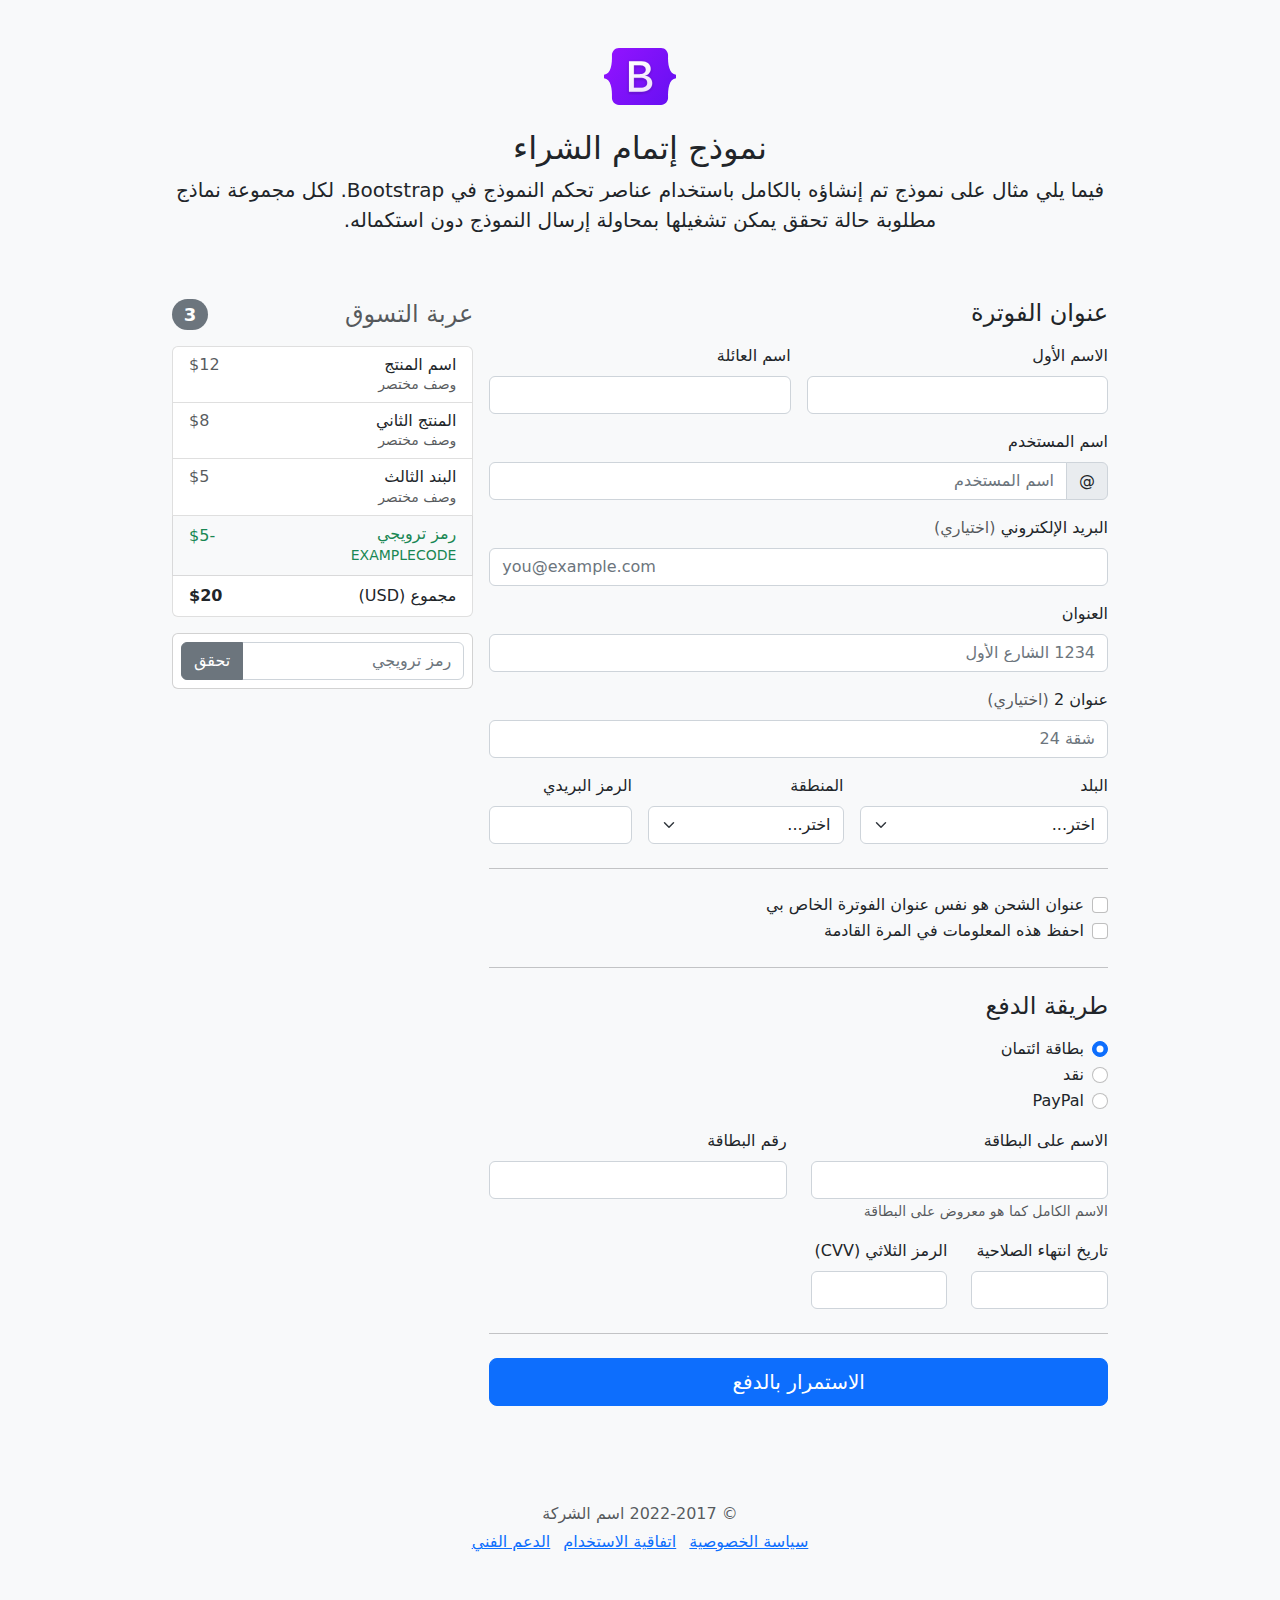
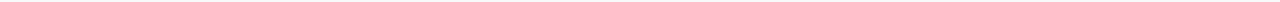
<file: bootstrap-5.2.0-English-examples/checkout-rtl/index.html>
<!doctype html>
<html lang="ar" dir="rtl">
  <head>
    <meta charset="utf-8">
    <meta name="viewport" content="width=device-width, initial-scale=1">
    <meta name="description" content="">
    <meta name="author" content="Mark Otto, Jacob Thornton, and Bootstrap contributors">
    <meta name="generator" content="Hugo 0.98.0">
    <title>مثال إتمام الشراء · Bootstrap v5.2</title>

    <link rel="canonical" href="https://getbootstrap.com/docs/5.2/examples/checkout-rtl/">

    

    

<link href="../assets/dist/css/bootstrap.rtl.min.css" rel="stylesheet">

    <style>
      .bd-placeholder-img {
        font-size: 1.125rem;
        text-anchor: middle;
        -webkit-user-select: none;
        -moz-user-select: none;
        user-select: none;
      }

      @media (min-width: 768px) {
        .bd-placeholder-img-lg {
          font-size: 3.5rem;
        }
      }

      .b-example-divider {
        height: 3rem;
        background-color: rgba(0, 0, 0, .1);
        border: solid rgba(0, 0, 0, .15);
        border-width: 1px 0;
        box-shadow: inset 0 .5em 1.5em rgba(0, 0, 0, .1), inset 0 .125em .5em rgba(0, 0, 0, .15);
      }

      .b-example-vr {
        flex-shrink: 0;
        width: 1.5rem;
        height: 100vh;
      }

      .bi {
        vertical-align: -.125em;
        fill: currentColor;
      }

      .nav-scroller {
        position: relative;
        z-index: 2;
        height: 2.75rem;
        overflow-y: hidden;
      }

      .nav-scroller .nav {
        display: flex;
        flex-wrap: nowrap;
        padding-bottom: 1rem;
        margin-top: -1px;
        overflow-x: auto;
        text-align: center;
        white-space: nowrap;
        -webkit-overflow-scrolling: touch;
      }
    </style>

    
    <!-- Custom styles for this template -->
    <link href="../checkout/form-validation.css" rel="stylesheet">
  </head>
  <body class="bg-light">
    
<div class="container">
  <main>
    <div class="py-5 text-center">
      <img class="d-block mx-auto mb-4" src="../assets/brand/bootstrap-logo.svg" alt="" width="72" height="57">
      <h2>نموذج إتمام الشراء</h2>
      <p class="lead">فيما يلي مثال على نموذج تم إنشاؤه بالكامل باستخدام عناصر تحكم النموذج في Bootstrap. لكل مجموعة نماذج مطلوبة حالة تحقق يمكن تشغيلها بمحاولة إرسال النموذج دون استكماله.</p>
    </div>

    <div class="row g-3">
      <div class="col-md-5 col-lg-4 order-md-last">
        <h4 class="d-flex justify-content-between align-items-center mb-3">
          <span class="text-muted">عربة التسوق</span>
          <span class="badge bg-secondary rounded-pill">3</span>
        </h4>
        <ul class="list-group mb-3">
          <li class="list-group-item d-flex justify-content-between lh-sm">
            <div>
              <h6 class="my-0">اسم المنتج</h6>
              <small class="text-muted">وصف مختصر</small>
            </div>
            <span class="text-muted">$12</span>
          </li>
          <li class="list-group-item d-flex justify-content-between lh-sm">
            <div>
              <h6 class="my-0">المنتج الثاني</h6>
              <small class="text-muted">وصف مختصر</small>
            </div>
            <span class="text-muted">$8</span>
          </li>
          <li class="list-group-item d-flex justify-content-between lh-sm">
            <div>
              <h6 class="my-0">البند الثالث</h6>
              <small class="text-muted">وصف مختصر</small>
            </div>
            <span class="text-muted">$5</span>
          </li>
          <li class="list-group-item d-flex justify-content-between bg-light">
            <div class="text-success">
              <h6 class="my-0">رمز ترويجي</h6>
              <small>EXAMPLECODE</small>
            </div>
            <span class="text-success">-$5</span>
          </li>
          <li class="list-group-item d-flex justify-content-between">
            <span>مجموع (USD)</span>
            <strong>$20</strong>
          </li>
        </ul>

        <form class="card p-2">
          <div class="input-group">
            <input type="text" class="form-control" placeholder="رمز ترويجي">
            <button type="submit" class="btn btn-secondary">تحقق</button>
          </div>
        </form>
      </div>
      <div class="col-md-7 col-lg-8">
        <h4 class="mb-3">عنوان الفوترة</h4>
        <form class="needs-validation" novalidate>
          <div class="row g-3">
            <div class="col-sm-6">
              <label for="firstName" class="form-label">الاسم الأول</label>
              <input type="text" class="form-control" id="firstName" placeholder="" value="" required>
              <div class="invalid-feedback">
                يرجى إدخال اسم أول صحيح.
              </div>
            </div>

            <div class="col-sm-6">
              <label for="lastName" class="form-label">اسم العائلة</label>
              <input type="text" class="form-control" id="lastName" placeholder="" value="" required>
              <div class="invalid-feedback">
                يرجى إدخال اسم عائلة صحيح.
              </div>
            </div>

            <div class="col-12">
              <label for="username" class="form-label">اسم المستخدم</label>
              <div class="input-group has-validation">
                <span class="input-group-text">@</span>
                <input type="text" class="form-control" id="username" placeholder="اسم المستخدم" required>
              <div class="invalid-feedback">
                اسم المستخدم الخاص بك مطلوب.
                </div>
              </div>
            </div>

            <div class="col-12">
              <label for="email" class="form-label">البريد الإلكتروني <span class="text-muted">(اختياري)</span></label>
              <input type="email" class="form-control" id="email" placeholder="you@example.com">
              <div class="invalid-feedback">
                يرجى إدخال عنوان بريد إلكتروني صحيح لتصلكم تحديثات الشحن.
              </div>
            </div>

            <div class="col-12">
              <label for="address" class="form-label">العنوان</label>
              <input type="text" class="form-control" id="address" placeholder="1234 الشارع الأول" required>
              <div class="invalid-feedback">
                يرجى إدخال عنوان الشحن الخاص بك.
              </div>
            </div>

            <div class="col-12">
              <label for="address2" class="form-label">عنوان 2 <span class="text-muted">(اختياري)</span></label>
              <input type="text" class="form-control" id="address2" placeholder="شقة 24">
            </div>

            <div class="col-md-5">
              <label for="country" class="form-label">البلد</label>
              <select class="form-select" id="country" required>
                <option value="">اختر...</option>
                <option>الولايات المتحدة الأمريكية</option>
              </select>
              <div class="invalid-feedback">
                يرجى اختيار بلد صحيح.
              </div>
            </div>

            <div class="col-md-4">
              <label for="state" class="form-label">المنطقة</label>
              <select class="form-select" id="state" required>
                <option value="">اختر...</option>
                <option>كاليفورنيا</option>
              </select>
              <div class="invalid-feedback">
                يرجى اختيار اسم منطقة صحيح.
              </div>
            </div>

            <div class="col-md-3">
              <label for="zip" class="form-label">الرمز البريدي</label>
              <input type="text" class="form-control" id="zip" placeholder="" required>
              <div class="invalid-feedback">
                الرمز البريدي مطلوب.
              </div>
            </div>
          </div>

          <hr class="my-4">

          <div class="form-check">
            <input type="checkbox" class="form-check-input" id="same-address">
            <label class="form-check-label" for="same-address">عنوان الشحن هو نفس عنوان الفوترة الخاص بي</label>
          </div>

          <div class="form-check">
            <input type="checkbox" class="form-check-input" id="save-info">
            <label class="form-check-label" for="save-info">احفظ هذه المعلومات في المرة القادمة</label>
          </div>

          <hr class="my-4">

          <h4 class="mb-3">طريقة الدفع</h4>

          <div class="my-3">
            <div class="form-check">
              <input id="credit" name="paymentMethod" type="radio" class="form-check-input" checked required>
              <label class="form-check-label" for="credit">بطاقة ائتمان</label>
            </div>
            <div class="form-check">
              <input id="cash" name="paymentMethod" type="radio" class="form-check-input" required>
              <label class="form-check-label" for="cash">نقد</label>
            </div>
            <div class="form-check">
              <input id="paypal" name="paymentMethod" type="radio" class="form-check-input" required>
              <label class="form-check-label" for="paypal">PayPal</label>
            </div>
          </div>

          <div class="row gy-3">
            <div class="col-md-6">
              <label for="cc-name" class="form-label">الاسم على البطاقة</label>
              <input type="text" class="form-control" id="cc-name" placeholder="" required>
              <small class="text-muted">الاسم الكامل كما هو معروض على البطاقة</small>
              <div class="invalid-feedback">
                الاسم على البطاقة مطلوب
              </div>
            </div>

            <div class="col-md-6">
              <label for="cc-number" class="form-label">رقم البطاقة</label>
              <input type="text" class="form-control" id="cc-number" placeholder="" required>
              <div class="invalid-feedback">
                رقم بطاقة الائتمان مطلوب
              </div>
            </div>

            <div class="col-md-3">
              <label for="cc-expiration" class="form-label">تاريخ انتهاء الصلاحية</label>
              <input type="text" class="form-control" id="cc-expiration" placeholder="" required>
              <div class="invalid-feedback">
                تاريخ انتهاء الصلاحية مطلوب
              </div>
            </div>

            <div class="col-md-3">
              <label for="cc-cvv" class="form-label">الرمز الثلاثي (CVV)</label>
              <input type="text" class="form-control" id="cc-cvv" placeholder="" required>
              <div class="invalid-feedback">
                رمز الحماية مطلوب
              </div>
            </div>
          </div>

          <hr class="my-4">

          <button class="w-100 btn btn-primary btn-lg" type="submit">الاستمرار بالدفع</button>
        </form>
      </div>
    </div>
  </main>
  <footer class="my-5 pt-5 text-muted text-center text-small">
    <p class="mb-1">&copy; 2022-2017 اسم الشركة</p>
    <ul class="list-inline">
      <li class="list-inline-item"><a href="#">سياسة الخصوصية</a></li>
      <li class="list-inline-item"><a href="#">اتفاقية الاستخدام</a></li>
      <li class="list-inline-item"><a href="#">الدعم الفني</a></li>
    </ul>
  </footer>
</div>


    <script src="../assets/dist/js/bootstrap.bundle.min.js"></script>

      <script src="../checkout/form-validation.js"></script>
  </body>
</html>
</file>
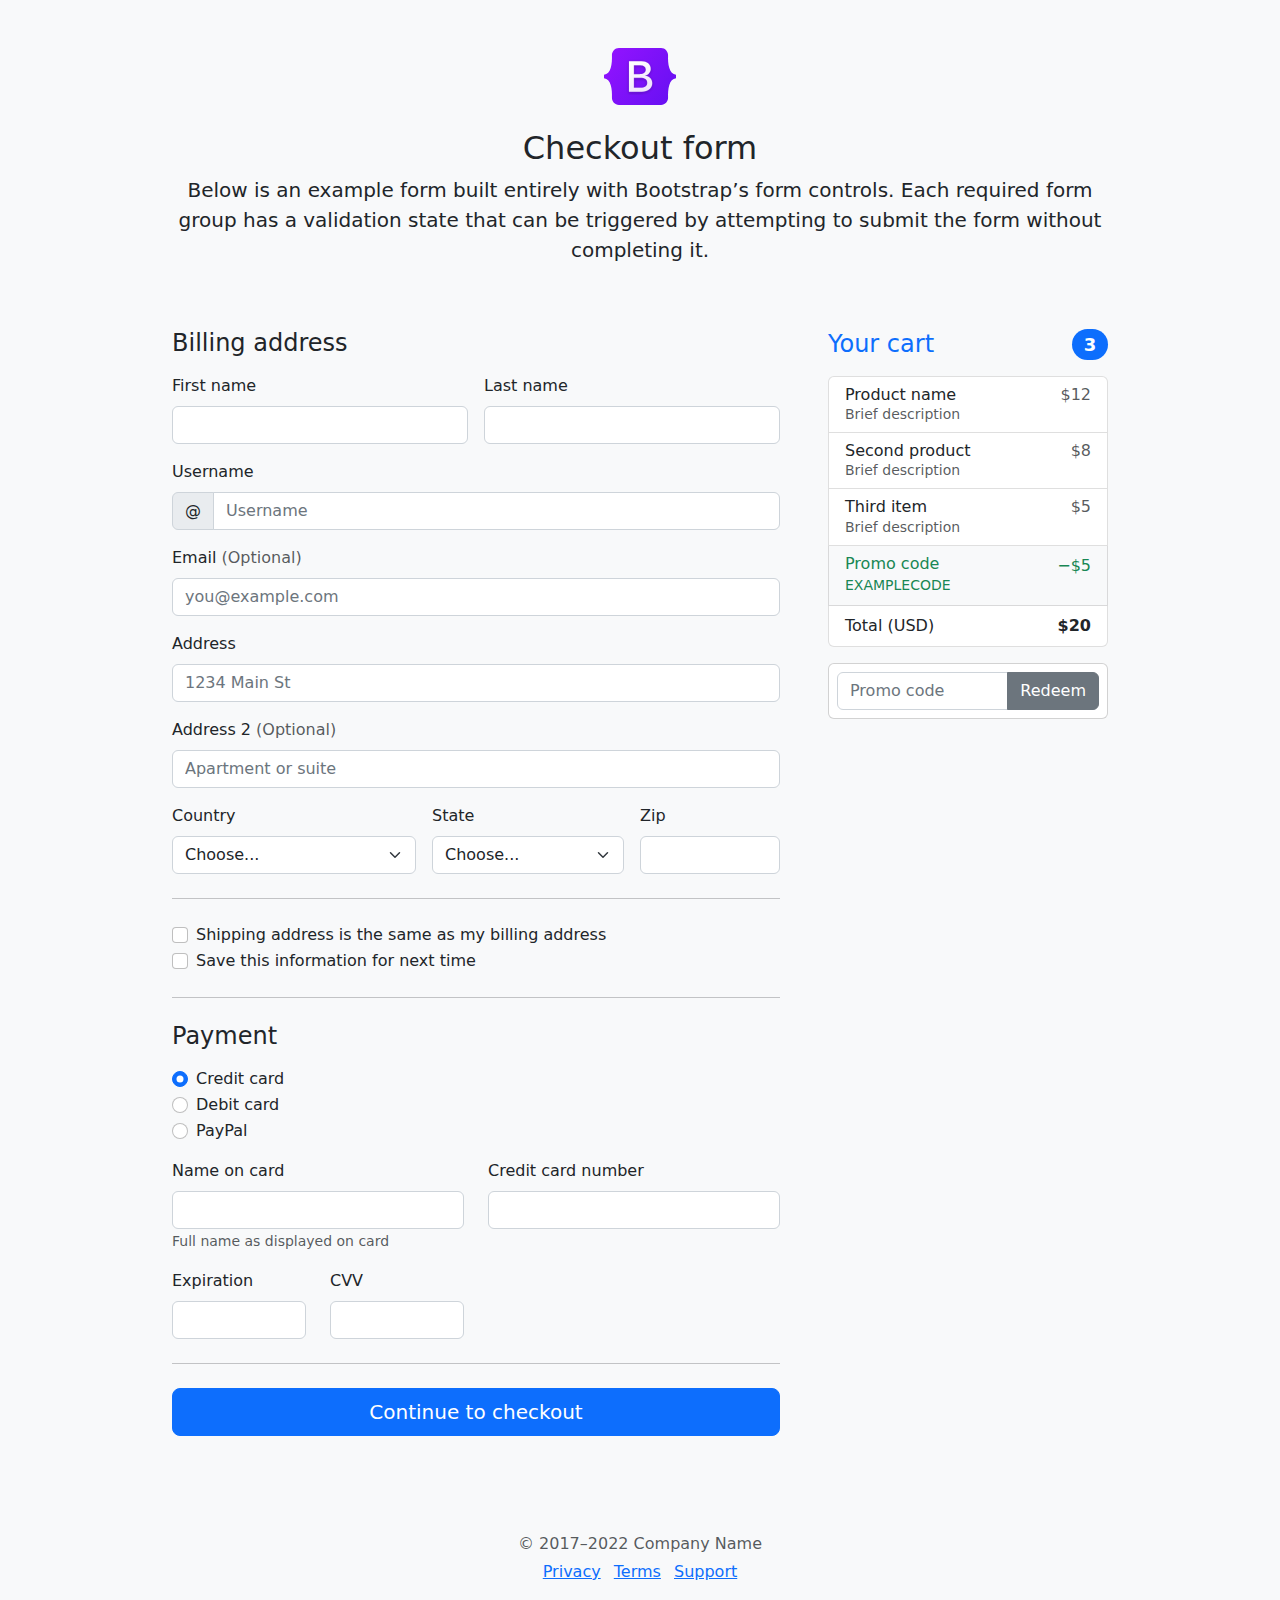
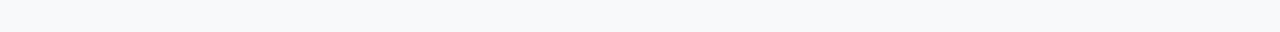
<file: bootstrap-5.2.0-English-examples/checkout/index.html>
<!doctype html>
<html lang="en">
  <head>
    <meta charset="utf-8">
    <meta name="viewport" content="width=device-width, initial-scale=1">
    <meta name="description" content="">
    <meta name="author" content="Mark Otto, Jacob Thornton, and Bootstrap contributors">
    <meta name="generator" content="Hugo 0.98.0">
    <title>Checkout example · Bootstrap v5.2</title>

    <link rel="canonical" href="https://getbootstrap.com/docs/5.2/examples/checkout/">

    

    

<link href="../assets/dist/css/bootstrap.min.css" rel="stylesheet">

    <style>
      .bd-placeholder-img {
        font-size: 1.125rem;
        text-anchor: middle;
        -webkit-user-select: none;
        -moz-user-select: none;
        user-select: none;
      }

      @media (min-width: 768px) {
        .bd-placeholder-img-lg {
          font-size: 3.5rem;
        }
      }

      .b-example-divider {
        height: 3rem;
        background-color: rgba(0, 0, 0, .1);
        border: solid rgba(0, 0, 0, .15);
        border-width: 1px 0;
        box-shadow: inset 0 .5em 1.5em rgba(0, 0, 0, .1), inset 0 .125em .5em rgba(0, 0, 0, .15);
      }

      .b-example-vr {
        flex-shrink: 0;
        width: 1.5rem;
        height: 100vh;
      }

      .bi {
        vertical-align: -.125em;
        fill: currentColor;
      }

      .nav-scroller {
        position: relative;
        z-index: 2;
        height: 2.75rem;
        overflow-y: hidden;
      }

      .nav-scroller .nav {
        display: flex;
        flex-wrap: nowrap;
        padding-bottom: 1rem;
        margin-top: -1px;
        overflow-x: auto;
        text-align: center;
        white-space: nowrap;
        -webkit-overflow-scrolling: touch;
      }
    </style>

    
    <!-- Custom styles for this template -->
    <link href="form-validation.css" rel="stylesheet">
  </head>
  <body class="bg-light">
    
<div class="container">
  <main>
    <div class="py-5 text-center">
      <img class="d-block mx-auto mb-4" src="../assets/brand/bootstrap-logo.svg" alt="" width="72" height="57">
      <h2>Checkout form</h2>
      <p class="lead">Below is an example form built entirely with Bootstrap’s form controls. Each required form group has a validation state that can be triggered by attempting to submit the form without completing it.</p>
    </div>

    <div class="row g-5">
      <div class="col-md-5 col-lg-4 order-md-last">
        <h4 class="d-flex justify-content-between align-items-center mb-3">
          <span class="text-primary">Your cart</span>
          <span class="badge bg-primary rounded-pill">3</span>
        </h4>
        <ul class="list-group mb-3">
          <li class="list-group-item d-flex justify-content-between lh-sm">
            <div>
              <h6 class="my-0">Product name</h6>
              <small class="text-muted">Brief description</small>
            </div>
            <span class="text-muted">$12</span>
          </li>
          <li class="list-group-item d-flex justify-content-between lh-sm">
            <div>
              <h6 class="my-0">Second product</h6>
              <small class="text-muted">Brief description</small>
            </div>
            <span class="text-muted">$8</span>
          </li>
          <li class="list-group-item d-flex justify-content-between lh-sm">
            <div>
              <h6 class="my-0">Third item</h6>
              <small class="text-muted">Brief description</small>
            </div>
            <span class="text-muted">$5</span>
          </li>
          <li class="list-group-item d-flex justify-content-between bg-light">
            <div class="text-success">
              <h6 class="my-0">Promo code</h6>
              <small>EXAMPLECODE</small>
            </div>
            <span class="text-success">−$5</span>
          </li>
          <li class="list-group-item d-flex justify-content-between">
            <span>Total (USD)</span>
            <strong>$20</strong>
          </li>
        </ul>

        <form class="card p-2">
          <div class="input-group">
            <input type="text" class="form-control" placeholder="Promo code">
            <button type="submit" class="btn btn-secondary">Redeem</button>
          </div>
        </form>
      </div>
      <div class="col-md-7 col-lg-8">
        <h4 class="mb-3">Billing address</h4>
        <form class="needs-validation" novalidate>
          <div class="row g-3">
            <div class="col-sm-6">
              <label for="firstName" class="form-label">First name</label>
              <input type="text" class="form-control" id="firstName" placeholder="" value="" required>
              <div class="invalid-feedback">
                Valid first name is required.
              </div>
            </div>

            <div class="col-sm-6">
              <label for="lastName" class="form-label">Last name</label>
              <input type="text" class="form-control" id="lastName" placeholder="" value="" required>
              <div class="invalid-feedback">
                Valid last name is required.
              </div>
            </div>

            <div class="col-12">
              <label for="username" class="form-label">Username</label>
              <div class="input-group has-validation">
                <span class="input-group-text">@</span>
                <input type="text" class="form-control" id="username" placeholder="Username" required>
              <div class="invalid-feedback">
                  Your username is required.
                </div>
              </div>
            </div>

            <div class="col-12">
              <label for="email" class="form-label">Email <span class="text-muted">(Optional)</span></label>
              <input type="email" class="form-control" id="email" placeholder="you@example.com">
              <div class="invalid-feedback">
                Please enter a valid email address for shipping updates.
              </div>
            </div>

            <div class="col-12">
              <label for="address" class="form-label">Address</label>
              <input type="text" class="form-control" id="address" placeholder="1234 Main St" required>
              <div class="invalid-feedback">
                Please enter your shipping address.
              </div>
            </div>

            <div class="col-12">
              <label for="address2" class="form-label">Address 2 <span class="text-muted">(Optional)</span></label>
              <input type="text" class="form-control" id="address2" placeholder="Apartment or suite">
            </div>

            <div class="col-md-5">
              <label for="country" class="form-label">Country</label>
              <select class="form-select" id="country" required>
                <option value="">Choose...</option>
                <option>United States</option>
              </select>
              <div class="invalid-feedback">
                Please select a valid country.
              </div>
            </div>

            <div class="col-md-4">
              <label for="state" class="form-label">State</label>
              <select class="form-select" id="state" required>
                <option value="">Choose...</option>
                <option>California</option>
              </select>
              <div class="invalid-feedback">
                Please provide a valid state.
              </div>
            </div>

            <div class="col-md-3">
              <label for="zip" class="form-label">Zip</label>
              <input type="text" class="form-control" id="zip" placeholder="" required>
              <div class="invalid-feedback">
                Zip code required.
              </div>
            </div>
          </div>

          <hr class="my-4">

          <div class="form-check">
            <input type="checkbox" class="form-check-input" id="same-address">
            <label class="form-check-label" for="same-address">Shipping address is the same as my billing address</label>
          </div>

          <div class="form-check">
            <input type="checkbox" class="form-check-input" id="save-info">
            <label class="form-check-label" for="save-info">Save this information for next time</label>
          </div>

          <hr class="my-4">

          <h4 class="mb-3">Payment</h4>

          <div class="my-3">
            <div class="form-check">
              <input id="credit" name="paymentMethod" type="radio" class="form-check-input" checked required>
              <label class="form-check-label" for="credit">Credit card</label>
            </div>
            <div class="form-check">
              <input id="debit" name="paymentMethod" type="radio" class="form-check-input" required>
              <label class="form-check-label" for="debit">Debit card</label>
            </div>
            <div class="form-check">
              <input id="paypal" name="paymentMethod" type="radio" class="form-check-input" required>
              <label class="form-check-label" for="paypal">PayPal</label>
            </div>
          </div>

          <div class="row gy-3">
            <div class="col-md-6">
              <label for="cc-name" class="form-label">Name on card</label>
              <input type="text" class="form-control" id="cc-name" placeholder="" required>
              <small class="text-muted">Full name as displayed on card</small>
              <div class="invalid-feedback">
                Name on card is required
              </div>
            </div>

            <div class="col-md-6">
              <label for="cc-number" class="form-label">Credit card number</label>
              <input type="text" class="form-control" id="cc-number" placeholder="" required>
              <div class="invalid-feedback">
                Credit card number is required
              </div>
            </div>

            <div class="col-md-3">
              <label for="cc-expiration" class="form-label">Expiration</label>
              <input type="text" class="form-control" id="cc-expiration" placeholder="" required>
              <div class="invalid-feedback">
                Expiration date required
              </div>
            </div>

            <div class="col-md-3">
              <label for="cc-cvv" class="form-label">CVV</label>
              <input type="text" class="form-control" id="cc-cvv" placeholder="" required>
              <div class="invalid-feedback">
                Security code required
              </div>
            </div>
          </div>

          <hr class="my-4">

          <button class="w-100 btn btn-primary btn-lg" type="submit">Continue to checkout</button>
        </form>
      </div>
    </div>
  </main>

  <footer class="my-5 pt-5 text-muted text-center text-small">
    <p class="mb-1">&copy; 2017–2022 Company Name</p>
    <ul class="list-inline">
      <li class="list-inline-item"><a href="#">Privacy</a></li>
      <li class="list-inline-item"><a href="#">Terms</a></li>
      <li class="list-inline-item"><a href="#">Support</a></li>
    </ul>
  </footer>
</div>



    <script src="../assets/dist/js/bootstrap.bundle.min.js"></script>

      <script src="form-validation.js"></script>
  </body>
</html>
</file>
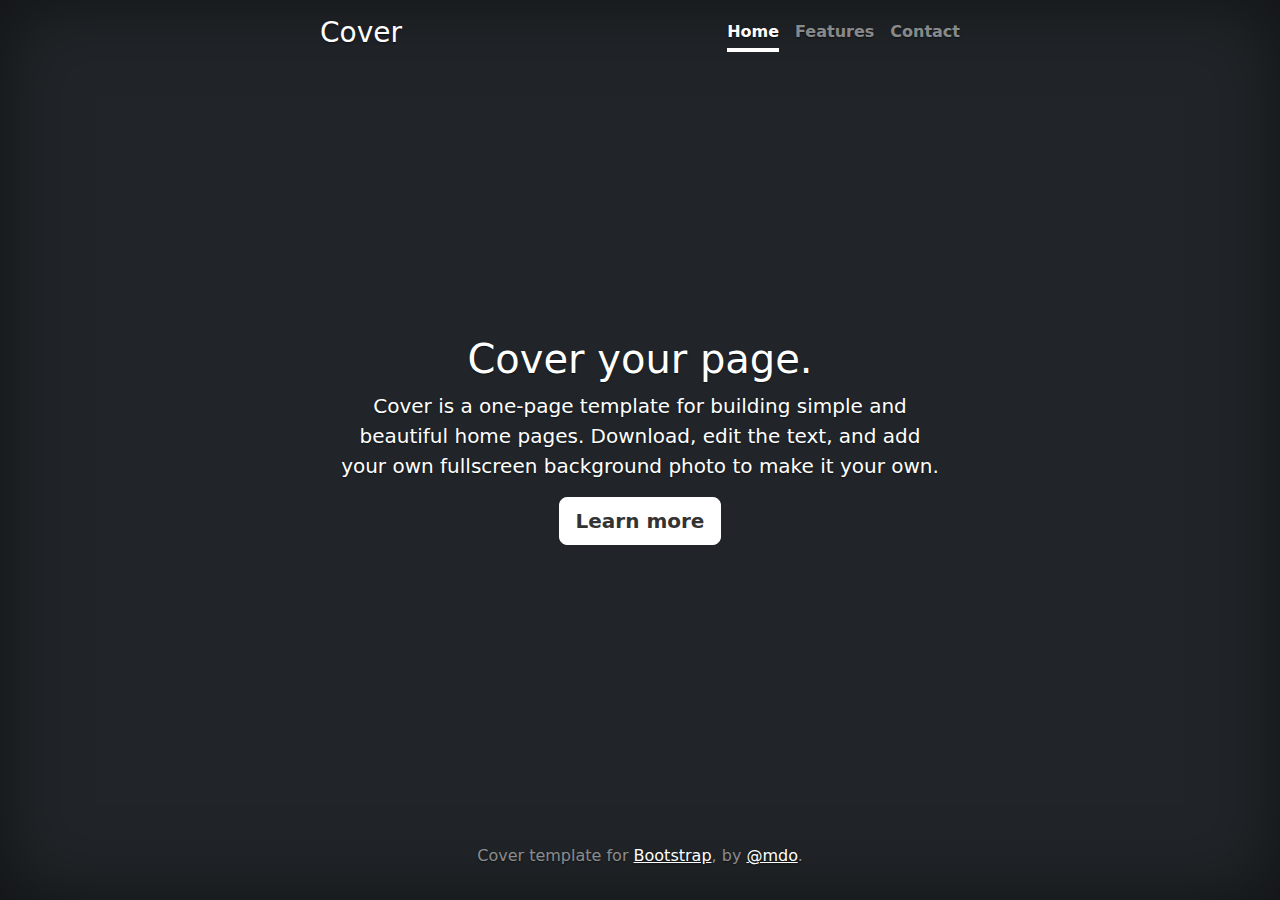
<file: bootstrap-5.2.0-English-examples/cover/index.html>
<!doctype html>
<html lang="en" class="h-100">
  <head>
    <meta charset="utf-8">
    <meta name="viewport" content="width=device-width, initial-scale=1">
    <meta name="description" content="">
    <meta name="author" content="Mark Otto, Jacob Thornton, and Bootstrap contributors">
    <meta name="generator" content="Hugo 0.98.0">
    <title>Cover Template · Bootstrap v5.2</title>

    <link rel="canonical" href="https://getbootstrap.com/docs/5.2/examples/cover/">

    

    

<link href="../assets/dist/css/bootstrap.min.css" rel="stylesheet">

    <style>
      .bd-placeholder-img {
        font-size: 1.125rem;
        text-anchor: middle;
        -webkit-user-select: none;
        -moz-user-select: none;
        user-select: none;
      }

      @media (min-width: 768px) {
        .bd-placeholder-img-lg {
          font-size: 3.5rem;
        }
      }

      .b-example-divider {
        height: 3rem;
        background-color: rgba(0, 0, 0, .1);
        border: solid rgba(0, 0, 0, .15);
        border-width: 1px 0;
        box-shadow: inset 0 .5em 1.5em rgba(0, 0, 0, .1), inset 0 .125em .5em rgba(0, 0, 0, .15);
      }

      .b-example-vr {
        flex-shrink: 0;
        width: 1.5rem;
        height: 100vh;
      }

      .bi {
        vertical-align: -.125em;
        fill: currentColor;
      }

      .nav-scroller {
        position: relative;
        z-index: 2;
        height: 2.75rem;
        overflow-y: hidden;
      }

      .nav-scroller .nav {
        display: flex;
        flex-wrap: nowrap;
        padding-bottom: 1rem;
        margin-top: -1px;
        overflow-x: auto;
        text-align: center;
        white-space: nowrap;
        -webkit-overflow-scrolling: touch;
      }
    </style>

    
    <!-- Custom styles for this template -->
    <link href="cover.css" rel="stylesheet">
  </head>
  <body class="d-flex h-100 text-center text-white bg-dark">
    
<div class="cover-container d-flex w-100 h-100 p-3 mx-auto flex-column">
  <header class="mb-auto">
    <div>
      <h3 class="float-md-start mb-0">Cover</h3>
      <nav class="nav nav-masthead justify-content-center float-md-end">
        <a class="nav-link fw-bold py-1 px-0 active" aria-current="page" href="#">Home</a>
        <a class="nav-link fw-bold py-1 px-0" href="#">Features</a>
        <a class="nav-link fw-bold py-1 px-0" href="#">Contact</a>
      </nav>
    </div>
  </header>

  <main class="px-3">
    <h1>Cover your page.</h1>
    <p class="lead">Cover is a one-page template for building simple and beautiful home pages. Download, edit the text, and add your own fullscreen background photo to make it your own.</p>
    <p class="lead">
      <a href="#" class="btn btn-lg btn-secondary fw-bold border-white bg-white">Learn more</a>
    </p>
  </main>

  <footer class="mt-auto text-white-50">
    <p>Cover template for <a href="https://getbootstrap.com/" class="text-white">Bootstrap</a>, by <a href="https://twitter.com/mdo" class="text-white">@mdo</a>.</p>
  </footer>
</div>


    
  </body>
</html>
</file>
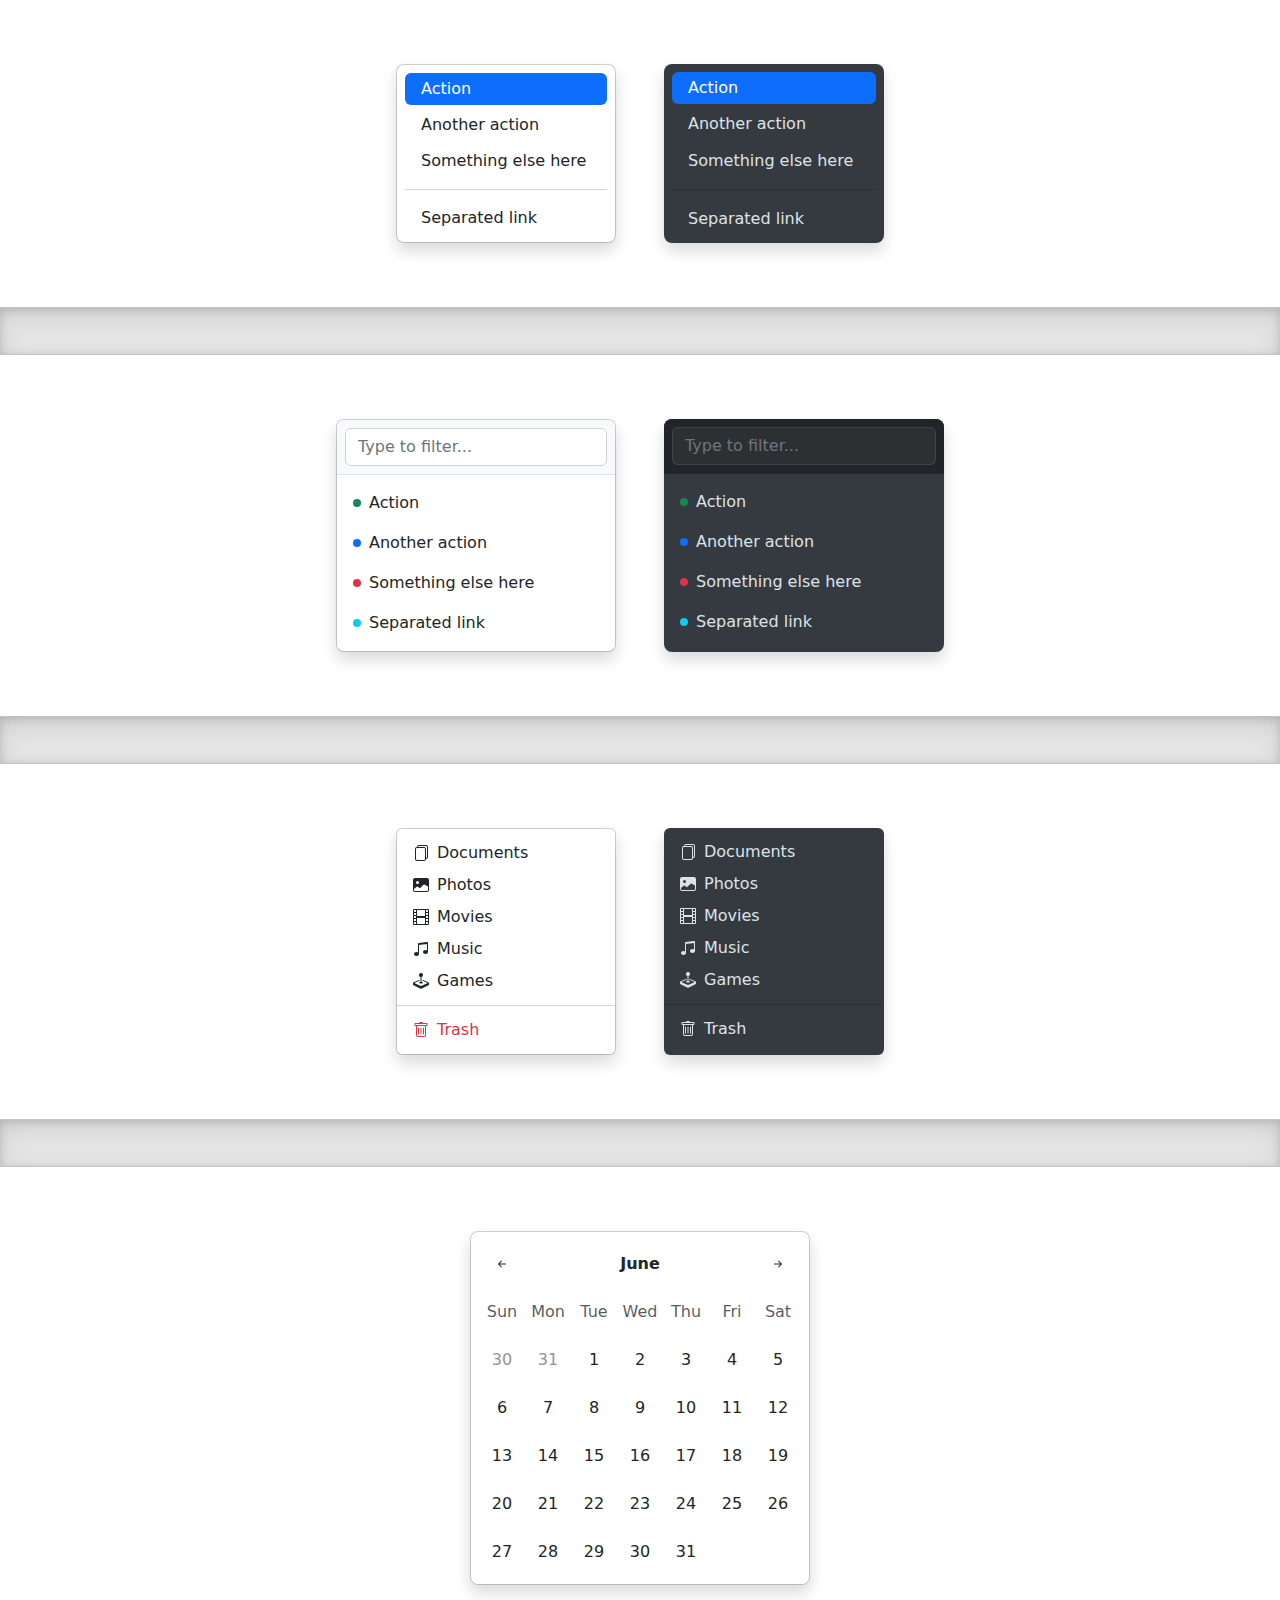
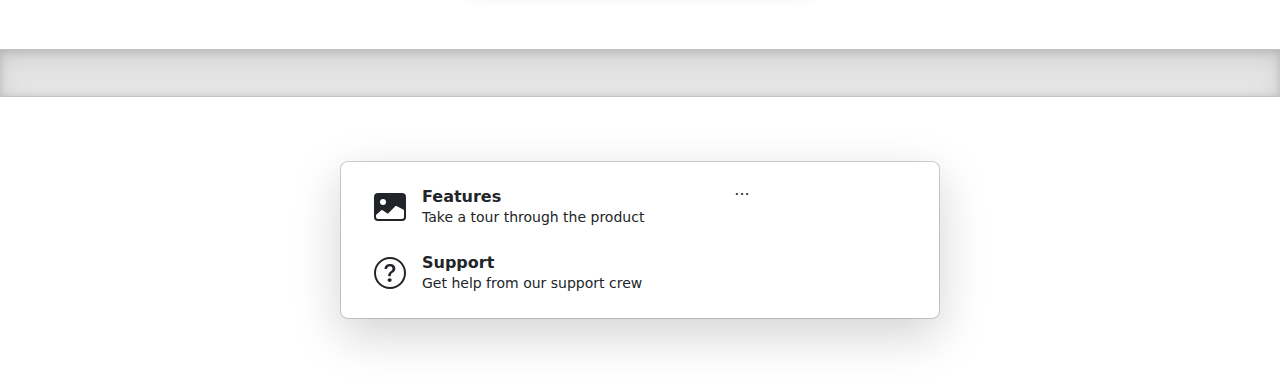
<file: bootstrap-5.2.0-English-examples/dropdowns/index.html>
<!doctype html>
<html lang="en">
  <head>
    <meta charset="utf-8">
    <meta name="viewport" content="width=device-width, initial-scale=1">
    <meta name="description" content="">
    <meta name="author" content="Mark Otto, Jacob Thornton, and Bootstrap contributors">
    <meta name="generator" content="Hugo 0.98.0">
    <title>Dropdowns · Bootstrap v5.2</title>

    <link rel="canonical" href="https://getbootstrap.com/docs/5.2/examples/dropdowns/">

    

    

<link href="../assets/dist/css/bootstrap.min.css" rel="stylesheet">

    <style>
      .bd-placeholder-img {
        font-size: 1.125rem;
        text-anchor: middle;
        -webkit-user-select: none;
        -moz-user-select: none;
        user-select: none;
      }

      @media (min-width: 768px) {
        .bd-placeholder-img-lg {
          font-size: 3.5rem;
        }
      }

      .b-example-divider {
        height: 3rem;
        background-color: rgba(0, 0, 0, .1);
        border: solid rgba(0, 0, 0, .15);
        border-width: 1px 0;
        box-shadow: inset 0 .5em 1.5em rgba(0, 0, 0, .1), inset 0 .125em .5em rgba(0, 0, 0, .15);
      }

      .b-example-vr {
        flex-shrink: 0;
        width: 1.5rem;
        height: 100vh;
      }

      .bi {
        vertical-align: -.125em;
        fill: currentColor;
      }

      .nav-scroller {
        position: relative;
        z-index: 2;
        height: 2.75rem;
        overflow-y: hidden;
      }

      .nav-scroller .nav {
        display: flex;
        flex-wrap: nowrap;
        padding-bottom: 1rem;
        margin-top: -1px;
        overflow-x: auto;
        text-align: center;
        white-space: nowrap;
        -webkit-overflow-scrolling: touch;
      }
    </style>

    
    <!-- Custom styles for this template -->
    <link href="dropdowns.css" rel="stylesheet">
  </head>
  <body>
    
<svg xmlns="http://www.w3.org/2000/svg" style="display: none;">
  <symbol id="bootstrap" viewBox="0 0 118 94">
    <title>Bootstrap</title>
    <path fill-rule="evenodd" clip-rule="evenodd" d="M24.509 0c-6.733 0-11.715 5.893-11.492 12.284.214 6.14-.064 14.092-2.066 20.577C8.943 39.365 5.547 43.485 0 44.014v5.972c5.547.529 8.943 4.649 10.951 11.153 2.002 6.485 2.28 14.437 2.066 20.577C12.794 88.106 17.776 94 24.51 94H93.5c6.733 0 11.714-5.893 11.491-12.284-.214-6.14.064-14.092 2.066-20.577 2.009-6.504 5.396-10.624 10.943-11.153v-5.972c-5.547-.529-8.934-4.649-10.943-11.153-2.002-6.484-2.28-14.437-2.066-20.577C105.214 5.894 100.233 0 93.5 0H24.508zM80 57.863C80 66.663 73.436 72 62.543 72H44a2 2 0 01-2-2V24a2 2 0 012-2h18.437c9.083 0 15.044 4.92 15.044 12.474 0 5.302-4.01 10.049-9.119 10.88v.277C75.317 46.394 80 51.21 80 57.863zM60.521 28.34H49.948v14.934h8.905c6.884 0 10.68-2.772 10.68-7.727 0-4.643-3.264-7.207-9.012-7.207zM49.948 49.2v16.458H60.91c7.167 0 10.964-2.876 10.964-8.281 0-5.406-3.903-8.178-11.425-8.178H49.948z"></path>
  </symbol>

  <symbol id="exclamation-triangle-fill" viewBox="0 0 16 16">
    <path d="M8.982 1.566a1.13 1.13 0 0 0-1.96 0L.165 13.233c-.457.778.091 1.767.98 1.767h13.713c.889 0 1.438-.99.98-1.767L8.982 1.566zM8 5c.535 0 .954.462.9.995l-.35 3.507a.552.552 0 0 1-1.1 0L7.1 5.995A.905.905 0 0 1 8 5zm.002 6a1 1 0 1 1 0 2 1 1 0 0 1 0-2z"/>
  </symbol>

  <symbol id="check2" viewBox="0 0 16 16">
    <path d="M13.854 3.646a.5.5 0 0 1 0 .708l-7 7a.5.5 0 0 1-.708 0l-3.5-3.5a.5.5 0 1 1 .708-.708L6.5 10.293l6.646-6.647a.5.5 0 0 1 .708 0z"/>
  </symbol>

  <symbol id="check2-circle" viewBox="0 0 16 16">
    <path d="M2.5 8a5.5 5.5 0 0 1 8.25-4.764.5.5 0 0 0 .5-.866A6.5 6.5 0 1 0 14.5 8a.5.5 0 0 0-1 0 5.5 5.5 0 1 1-11 0z"/>
    <path d="M15.354 3.354a.5.5 0 0 0-.708-.708L8 9.293 5.354 6.646a.5.5 0 1 0-.708.708l3 3a.5.5 0 0 0 .708 0l7-7z"/>
  </symbol>

  <symbol id="bookmark-star" viewBox="0 0 16 16">
    <path d="M7.84 4.1a.178.178 0 0 1 .32 0l.634 1.285a.178.178 0 0 0 .134.098l1.42.206c.145.021.204.2.098.303L9.42 6.993a.178.178 0 0 0-.051.158l.242 1.414a.178.178 0 0 1-.258.187l-1.27-.668a.178.178 0 0 0-.165 0l-1.27.668a.178.178 0 0 1-.257-.187l.242-1.414a.178.178 0 0 0-.05-.158l-1.03-1.001a.178.178 0 0 1 .098-.303l1.42-.206a.178.178 0 0 0 .134-.098L7.84 4.1z"/>
    <path d="M2 2a2 2 0 0 1 2-2h8a2 2 0 0 1 2 2v13.5a.5.5 0 0 1-.777.416L8 13.101l-5.223 2.815A.5.5 0 0 1 2 15.5V2zm2-1a1 1 0 0 0-1 1v12.566l4.723-2.482a.5.5 0 0 1 .554 0L13 14.566V2a1 1 0 0 0-1-1H4z"/>
  </symbol>

  <symbol id="grid-fill" viewBox="0 0 16 16">
    <path d="M1 2.5A1.5 1.5 0 0 1 2.5 1h3A1.5 1.5 0 0 1 7 2.5v3A1.5 1.5 0 0 1 5.5 7h-3A1.5 1.5 0 0 1 1 5.5v-3zm8 0A1.5 1.5 0 0 1 10.5 1h3A1.5 1.5 0 0 1 15 2.5v3A1.5 1.5 0 0 1 13.5 7h-3A1.5 1.5 0 0 1 9 5.5v-3zm-8 8A1.5 1.5 0 0 1 2.5 9h3A1.5 1.5 0 0 1 7 10.5v3A1.5 1.5 0 0 1 5.5 15h-3A1.5 1.5 0 0 1 1 13.5v-3zm8 0A1.5 1.5 0 0 1 10.5 9h3a1.5 1.5 0 0 1 1.5 1.5v3a1.5 1.5 0 0 1-1.5 1.5h-3A1.5 1.5 0 0 1 9 13.5v-3z"/>
  </symbol>

  <symbol id="stars" viewBox="0 0 16 16">
    <path d="M7.657 6.247c.11-.33.576-.33.686 0l.645 1.937a2.89 2.89 0 0 0 1.829 1.828l1.936.645c.33.11.33.576 0 .686l-1.937.645a2.89 2.89 0 0 0-1.828 1.829l-.645 1.936a.361.361 0 0 1-.686 0l-.645-1.937a2.89 2.89 0 0 0-1.828-1.828l-1.937-.645a.361.361 0 0 1 0-.686l1.937-.645a2.89 2.89 0 0 0 1.828-1.828l.645-1.937zM3.794 1.148a.217.217 0 0 1 .412 0l.387 1.162c.173.518.579.924 1.097 1.097l1.162.387a.217.217 0 0 1 0 .412l-1.162.387A1.734 1.734 0 0 0 4.593 5.69l-.387 1.162a.217.217 0 0 1-.412 0L3.407 5.69A1.734 1.734 0 0 0 2.31 4.593l-1.162-.387a.217.217 0 0 1 0-.412l1.162-.387A1.734 1.734 0 0 0 3.407 2.31l.387-1.162zM10.863.099a.145.145 0 0 1 .274 0l.258.774c.115.346.386.617.732.732l.774.258a.145.145 0 0 1 0 .274l-.774.258a1.156 1.156 0 0 0-.732.732l-.258.774a.145.145 0 0 1-.274 0l-.258-.774a1.156 1.156 0 0 0-.732-.732L9.1 2.137a.145.145 0 0 1 0-.274l.774-.258c.346-.115.617-.386.732-.732L10.863.1z"/>
  </symbol>

  <symbol id="film" viewBox="0 0 16 16">
    <path d="M0 1a1 1 0 0 1 1-1h14a1 1 0 0 1 1 1v14a1 1 0 0 1-1 1H1a1 1 0 0 1-1-1V1zm4 0v6h8V1H4zm8 8H4v6h8V9zM1 1v2h2V1H1zm2 3H1v2h2V4zM1 7v2h2V7H1zm2 3H1v2h2v-2zm-2 3v2h2v-2H1zM15 1h-2v2h2V1zm-2 3v2h2V4h-2zm2 3h-2v2h2V7zm-2 3v2h2v-2h-2zm2 3h-2v2h2v-2z"/>
  </symbol>

  <symbol id="joystick" viewBox="0 0 16 16">
    <path d="M10 2a2 2 0 0 1-1.5 1.937v5.087c.863.083 1.5.377 1.5.726 0 .414-.895.75-2 .75s-2-.336-2-.75c0-.35.637-.643 1.5-.726V3.937A2 2 0 1 1 10 2z"/>
    <path d="M0 9.665v1.717a1 1 0 0 0 .553.894l6.553 3.277a2 2 0 0 0 1.788 0l6.553-3.277a1 1 0 0 0 .553-.894V9.665c0-.1-.06-.19-.152-.23L9.5 6.715v.993l5.227 2.178a.125.125 0 0 1 .001.23l-5.94 2.546a2 2 0 0 1-1.576 0l-5.94-2.546a.125.125 0 0 1 .001-.23L6.5 7.708l-.013-.988L.152 9.435a.25.25 0 0 0-.152.23z"/>
  </symbol>

  <symbol id="music-note-beamed" viewBox="0 0 16 16">
    <path d="M6 13c0 1.105-1.12 2-2.5 2S1 14.105 1 13c0-1.104 1.12-2 2.5-2s2.5.896 2.5 2zm9-2c0 1.105-1.12 2-2.5 2s-2.5-.895-2.5-2 1.12-2 2.5-2 2.5.895 2.5 2z"/>
    <path fill-rule="evenodd" d="M14 11V2h1v9h-1zM6 3v10H5V3h1z"/>
    <path d="M5 2.905a1 1 0 0 1 .9-.995l8-.8a1 1 0 0 1 1.1.995V3L5 4V2.905z"/>
  </symbol>

  <symbol id="files" viewBox="0 0 16 16">
    <path d="M13 0H6a2 2 0 0 0-2 2 2 2 0 0 0-2 2v10a2 2 0 0 0 2 2h7a2 2 0 0 0 2-2 2 2 0 0 0 2-2V2a2 2 0 0 0-2-2zm0 13V4a2 2 0 0 0-2-2H5a1 1 0 0 1 1-1h7a1 1 0 0 1 1 1v10a1 1 0 0 1-1 1zM3 4a1 1 0 0 1 1-1h7a1 1 0 0 1 1 1v10a1 1 0 0 1-1 1H4a1 1 0 0 1-1-1V4z"/>
  </symbol>

  <symbol id="image-fill" viewBox="0 0 16 16">
    <path d="M.002 3a2 2 0 0 1 2-2h12a2 2 0 0 1 2 2v10a2 2 0 0 1-2 2h-12a2 2 0 0 1-2-2V3zm1 9v1a1 1 0 0 0 1 1h12a1 1 0 0 0 1-1V9.5l-3.777-1.947a.5.5 0 0 0-.577.093l-3.71 3.71-2.66-1.772a.5.5 0 0 0-.63.062L1.002 12zm5-6.5a1.5 1.5 0 1 0-3 0 1.5 1.5 0 0 0 3 0z"/>
  </symbol>

  <symbol id="trash" viewBox="0 0 16 16">
    <path d="M5.5 5.5A.5.5 0 0 1 6 6v6a.5.5 0 0 1-1 0V6a.5.5 0 0 1 .5-.5zm2.5 0a.5.5 0 0 1 .5.5v6a.5.5 0 0 1-1 0V6a.5.5 0 0 1 .5-.5zm3 .5a.5.5 0 0 0-1 0v6a.5.5 0 0 0 1 0V6z"/>
    <path fill-rule="evenodd" d="M14.5 3a1 1 0 0 1-1 1H13v9a2 2 0 0 1-2 2H5a2 2 0 0 1-2-2V4h-.5a1 1 0 0 1-1-1V2a1 1 0 0 1 1-1H6a1 1 0 0 1 1-1h2a1 1 0 0 1 1 1h3.5a1 1 0 0 1 1 1v1zM4.118 4 4 4.059V13a1 1 0 0 0 1 1h6a1 1 0 0 0 1-1V4.059L11.882 4H4.118zM2.5 3V2h11v1h-11z"/>
  </symbol>

  <symbol id="question-circle" viewBox="0 0 16 16">
    <path d="M8 15A7 7 0 1 1 8 1a7 7 0 0 1 0 14zm0 1A8 8 0 1 0 8 0a8 8 0 0 0 0 16z"/>
    <path d="M5.255 5.786a.237.237 0 0 0 .241.247h.825c.138 0 .248-.113.266-.25.09-.656.54-1.134 1.342-1.134.686 0 1.314.343 1.314 1.168 0 .635-.374.927-.965 1.371-.673.489-1.206 1.06-1.168 1.987l.003.217a.25.25 0 0 0 .25.246h.811a.25.25 0 0 0 .25-.25v-.105c0-.718.273-.927 1.01-1.486.609-.463 1.244-.977 1.244-2.056 0-1.511-1.276-2.241-2.673-2.241-1.267 0-2.655.59-2.75 2.286zm1.557 5.763c0 .533.425.927 1.01.927.609 0 1.028-.394 1.028-.927 0-.552-.42-.94-1.029-.94-.584 0-1.009.388-1.009.94z"/>
  </symbol>

  <symbol id="arrow-left-short" viewBox="0 0 16 16">
    <path fill-rule="evenodd" d="M12 8a.5.5 0 0 1-.5.5H5.707l2.147 2.146a.5.5 0 0 1-.708.708l-3-3a.5.5 0 0 1 0-.708l3-3a.5.5 0 1 1 .708.708L5.707 7.5H11.5a.5.5 0 0 1 .5.5z"/>
  </symbol>

  <symbol id="arrow-right-short" viewBox="0 0 16 16">
    <path fill-rule="evenodd" d="M4 8a.5.5 0 0 1 .5-.5h5.793L8.146 5.354a.5.5 0 1 1 .708-.708l3 3a.5.5 0 0 1 0 .708l-3 3a.5.5 0 0 1-.708-.708L10.293 8.5H4.5A.5.5 0 0 1 4 8z"/>
  </symbol>
</svg>

<div class="d-flex gap-5 justify-content-center">
  <ul class="dropdown-menu position-static d-grid gap-1 p-2 rounded-3 mx-0 shadow w-220px">
    <li><a class="dropdown-item rounded-2 active" href="#">Action</a></li>
    <li><a class="dropdown-item rounded-2" href="#">Another action</a></li>
    <li><a class="dropdown-item rounded-2" href="#">Something else here</a></li>
    <li><hr class="dropdown-divider"></li>
    <li><a class="dropdown-item rounded-2" href="#">Separated link</a></li>
  </ul>
  <ul class="dropdown-menu dropdown-menu-dark position-static d-grid gap-1 p-2 rounded-3 mx-0 border-0 shadow w-220px">
    <li><a class="dropdown-item rounded-2 active" href="#">Action</a></li>
    <li><a class="dropdown-item rounded-2" href="#">Another action</a></li>
    <li><a class="dropdown-item rounded-2" href="#">Something else here</a></li>
    <li><hr class="dropdown-divider"></li>
    <li><a class="dropdown-item rounded-2" href="#">Separated link</a></li>
  </ul>
</div>

<div class="b-example-divider"></div>

<div class="d-flex gap-5 justify-content-center">
  <div class="dropdown-menu d-block position-static pt-0 mx-0 rounded-3 shadow overflow-hidden w-280px">
    <form class="p-2 mb-2 bg-light border-bottom">
      <input type="search" class="form-control" autocomplete="false" placeholder="Type to filter...">
    </form>
    <ul class="list-unstyled mb-0">
      <li><a class="dropdown-item d-flex align-items-center gap-2 py-2" href="#">
        <span class="d-inline-block bg-success rounded-circle p-1"></span>
        Action
      </a></li>
      <li><a class="dropdown-item d-flex align-items-center gap-2 py-2" href="#">
        <span class="d-inline-block bg-primary rounded-circle p-1"></span>
        Another action
      </a></li>
      <li><a class="dropdown-item d-flex align-items-center gap-2 py-2" href="#">
        <span class="d-inline-block bg-danger rounded-circle p-1"></span>
        Something else here
      </a></li>
      <li><a class="dropdown-item d-flex align-items-center gap-2 py-2" href="#">
        <span class="d-inline-block bg-info rounded-circle p-1"></span>
        Separated link
      </a></li>
    </ul>
  </div>

  <div class="dropdown-menu dropdown-menu-dark d-block position-static border-0 pt-0 mx-0 rounded-3 shadow overflow-hidden w-280px">
    <form class="p-2 mb-2 bg-dark border-bottom border-dark">
      <input type="search" class="form-control form-control-dark" autocomplete="false" placeholder="Type to filter...">
    </form>
    <ul class="list-unstyled mb-0">
      <li><a class="dropdown-item d-flex align-items-center gap-2 py-2" href="#">
        <span class="d-inline-block bg-success rounded-circle p-1"></span>
        Action
      </a></li>
      <li><a class="dropdown-item d-flex align-items-center gap-2 py-2" href="#">
        <span class="d-inline-block bg-primary rounded-circle p-1"></span>
        Another action
      </a></li>
      <li><a class="dropdown-item d-flex align-items-center gap-2 py-2" href="#">
        <span class="d-inline-block bg-danger rounded-circle p-1"></span>
        Something else here
      </a></li>
      <li><a class="dropdown-item d-flex align-items-center gap-2 py-2" href="#">
        <span class="d-inline-block bg-info rounded-circle p-1"></span>
        Separated link
      </a></li>
    </ul>
  </div>
</div>

<div class="b-example-divider"></div>

<div class="d-flex gap-5 justify-content-center">
  <ul class="dropdown-menu d-block position-static mx-0 shadow w-220px">
    <li>
      <a class="dropdown-item d-flex gap-2 align-items-center" href="#">
        <svg class="bi" width="16" height="16"><use xlink:href="#files"/></svg>
        Documents
      </a>
    </li>
    <li>
      <a class="dropdown-item d-flex gap-2 align-items-center" href="#">
        <svg class="bi" width="16" height="16"><use xlink:href="#image-fill"/></svg>
        Photos
      </a>
    </li>
    <li>
      <a class="dropdown-item d-flex gap-2 align-items-center" href="#">
        <svg class="bi" width="16" height="16"><use xlink:href="#film"/></svg>
        Movies
      </a>
    </li>
    <li>
      <a class="dropdown-item d-flex gap-2 align-items-center" href="#">
        <svg class="bi" width="16" height="16"><use xlink:href="#music-note-beamed"/></svg>
        Music
      </a>
    </li>
    <li>
      <a class="dropdown-item d-flex gap-2 align-items-center" href="#">
        <svg class="bi" width="16" height="16"><use xlink:href="#joystick"/></svg>
        Games
      </a>
    </li>
    <li><hr class="dropdown-divider"></li>
    <li>
      <a class="dropdown-item dropdown-item-danger d-flex gap-2 align-items-center" href="#">
        <svg class="bi" width="16" height="16"><use xlink:href="#trash"/></svg>
        Trash
      </a>
    </li>
  </ul>
  <ul class="dropdown-menu dropdown-menu-dark d-block position-static mx-0 border-0 shadow w-220px">
    <li>
      <a class="dropdown-item d-flex gap-2 align-items-center" href="#">
        <svg class="bi" width="16" height="16"><use xlink:href="#files"/></svg>
        Documents
      </a>
    </li>
    <li>
      <a class="dropdown-item d-flex gap-2 align-items-center" href="#">
        <svg class="bi" width="16" height="16"><use xlink:href="#image-fill"/></svg>
        Photos
      </a>
    </li>
    <li>
      <a class="dropdown-item d-flex gap-2 align-items-center" href="#">
        <svg class="bi" width="16" height="16"><use xlink:href="#film"/></svg>
        Movies
      </a>
    </li>
    <li>
      <a class="dropdown-item d-flex gap-2 align-items-center" href="#">
        <svg class="bi" width="16" height="16"><use xlink:href="#music-note-beamed"/></svg>
        Music
      </a>
    </li>
    <li>
      <a class="dropdown-item d-flex gap-2 align-items-center" href="#">
        <svg class="bi" width="16" height="16"><use xlink:href="#joystick"/></svg>
        Games
      </a>
    </li>
    <li><hr class="dropdown-divider"></li>
    <li>
      <a class="dropdown-item d-flex gap-2 align-items-center" href="#">
        <svg class="bi" width="16" height="16"><use xlink:href="#trash"/></svg>
        Trash
      </a>
    </li>
  </ul>
</div>

<div class="b-example-divider"></div>

<div class="dropdown-menu d-block position-static p-2 shadow rounded-3 w-340px">
  <div class="d-grid gap-1">
    <div class="cal">
      <div class="cal-month">
        <button class="btn cal-btn" type="button">
          <svg class="bi" width="16" height="16"><use xlink:href="#arrow-left-short"/></svg>
        </button>
        <strong class="cal-month-name">June</strong>
        <select class="form-select cal-month-name d-none">
          <option value="January">January</option>
          <option value="February">February</option>
          <option value="March">March</option>
          <option value="April">April</option>
          <option value="May">May</option>
          <option selected value="June">June</option>
          <option value="July">July</option>
          <option value="August">August</option>
          <option value="September">September</option>
          <option value="October">October</option>
          <option value="November">November</option>
          <option value="December">December</option>
        </select>
        <button class="btn cal-btn" type="button">
          <svg class="bi" width="16" height="16"><use xlink:href="#arrow-right-short"/></svg>
        </button>
      </div>
      <div class="cal-weekdays text-muted">
        <div class="cal-weekday">Sun</div>
        <div class="cal-weekday">Mon</div>
        <div class="cal-weekday">Tue</div>
        <div class="cal-weekday">Wed</div>
        <div class="cal-weekday">Thu</div>
        <div class="cal-weekday">Fri</div>
        <div class="cal-weekday">Sat</div>
      </div>
      <div class="cal-days">
        <button class="btn cal-btn" disabled type="button">30</button>
        <button class="btn cal-btn" disabled type="button">31</button>

        <button class="btn cal-btn" type="button">1</button>
        <button class="btn cal-btn" type="button">2</button>
        <button class="btn cal-btn" type="button">3</button>
        <button class="btn cal-btn" type="button">4</button>
        <button class="btn cal-btn" type="button">5</button>
        <button class="btn cal-btn" type="button">6</button>
        <button class="btn cal-btn" type="button">7</button>

        <button class="btn cal-btn" type="button">8</button>
        <button class="btn cal-btn" type="button">9</button>
        <button class="btn cal-btn" type="button">10</button>
        <button class="btn cal-btn" type="button">11</button>
        <button class="btn cal-btn" type="button">12</button>
        <button class="btn cal-btn" type="button">13</button>
        <button class="btn cal-btn" type="button">14</button>

        <button class="btn cal-btn" type="button">15</button>
        <button class="btn cal-btn" type="button">16</button>
        <button class="btn cal-btn" type="button">17</button>
        <button class="btn cal-btn" type="button">18</button>
        <button class="btn cal-btn" type="button">19</button>
        <button class="btn cal-btn" type="button">20</button>
        <button class="btn cal-btn" type="button">21</button>

        <button class="btn cal-btn" type="button">22</button>
        <button class="btn cal-btn" type="button">23</button>
        <button class="btn cal-btn" type="button">24</button>
        <button class="btn cal-btn" type="button">25</button>
        <button class="btn cal-btn" type="button">26</button>
        <button class="btn cal-btn" type="button">27</button>
        <button class="btn cal-btn" type="button">28</button>

        <button class="btn cal-btn" type="button">29</button>
        <button class="btn cal-btn" type="button">30</button>
        <button class="btn cal-btn" type="button">31</button>
      </div>
    </div>
  </div>
</div>

<div class="b-example-divider"></div>

<div class="dropdown-menu position-static d-flex align-items-stretch p-3 rounded-3 shadow-lg w-600px">
  <nav class="d-grid gap-2 col-8">
    <a href="#" class="btn btn-hover-light rounded-2 d-flex align-items-center gap-3 py-2 px-3 lh-sm text-start">
      <svg class="bi" width="32" height="32"><use xlink:href="#image-fill"/></svg>
      <div>
        <strong class="d-block">Features</strong>
        <small>Take a tour through the product</small>
      </div>
    </a>
    <a href="#" class="btn btn-hover-light rounded-2 d-flex align-items-center gap-3 py-2 px-3 lh-sm text-start">
      <svg class="bi" width="32" height="32"><use xlink:href="#question-circle"/></svg>
      <div>
        <strong class="d-block">Support</strong>
        <small>Get help from our support crew</small>
      </div>
    </a>
  </nav>
  <div class="col-4">
    ...
  </div>
</div>


    <script src="../assets/dist/js/bootstrap.bundle.min.js"></script>

      
  </body>
</html>
</file>
<file: bootstrap-5.2.0-English-examples/blog/blog.rtl.css>
/* stylelint-disable selector-list-comma-newline-after */

.blog-header {
  border-bottom: 1px solid #e5e5e5;
}

.blog-header-logo {
  font-family: Amiri, Georgia, "Times New Roman", serif;
  font-size: 2.25rem;
}

.blog-header-logo:hover {
  text-decoration: none;
}

h1, h2, h3, h4, h5, h6 {
  font-family: Amiri, Georgia, "Times New Roman", serif;
}

.display-4 {
  font-size: 2.5rem;
}
@media (min-width: 768px) {
  .display-4 {
    font-size: 3rem;
  }
}

.flex-auto {
  flex: 0 0 auto;
}

.h-250 { height: 250px; }
@media (min-width: 768px) {
  .h-md-250 { height: 250px; }
}

/* Pagination */
.blog-pagination {
  margin-bottom: 4rem;
}

/*
 * Blog posts
 */
.blog-post {
  margin-bottom: 4rem;
}
.blog-post-title {
  font-size: 2.5rem;
}
.blog-post-meta {
  margin-bottom: 1.25rem;
  color: #727272;
}

/*
 * Footer
 */
.blog-footer {
  padding: 2.5rem 0;
  color: #727272;
  text-align: center;
  background-color: #f9f9f9;
  border-top: .05rem solid #e5e5e5;
}
.blog-footer p:last-child {
  margin-bottom: 0;
}
</file>
<file: bootstrap-5.2.0-English-examples/blog/blog.css>
/* stylelint-disable selector-list-comma-newline-after */

.blog-header {
  border-bottom: 1px solid #e5e5e5;
}

.blog-header-logo {
  font-family: "Playfair Display", Georgia, "Times New Roman", serif/*rtl:Amiri, Georgia, "Times New Roman", serif*/;
  font-size: 2.25rem;
}

.blog-header-logo:hover {
  text-decoration: none;
}

h1, h2, h3, h4, h5, h6 {
  font-family: "Playfair Display", Georgia, "Times New Roman", serif/*rtl:Amiri, Georgia, "Times New Roman", serif*/;
}

.display-4 {
  font-size: 2.5rem;
}
@media (min-width: 768px) {
  .display-4 {
    font-size: 3rem;
  }
}

.flex-auto {
  flex: 0 0 auto;
}

.h-250 { height: 250px; }
@media (min-width: 768px) {
  .h-md-250 { height: 250px; }
}

/* Pagination */
.blog-pagination {
  margin-bottom: 4rem;
}

/*
 * Blog posts
 */
.blog-post {
  margin-bottom: 4rem;
}
.blog-post-title {
  font-size: 2.5rem;
}
.blog-post-meta {
  margin-bottom: 1.25rem;
  color: #727272;
}

/*
 * Footer
 */
.blog-footer {
  padding: 2.5rem 0;
  color: #727272;
  text-align: center;
  background-color: #f9f9f9;
  border-top: .05rem solid #e5e5e5;
}
.blog-footer p:last-child {
  margin-bottom: 0;
}
</file>
<file: bootstrap-5.2.0-English-examples/carousel/carousel.rtl.css>
/* GLOBAL STYLES
-------------------------------------------------- */
/* Padding below the footer and lighter body text */

body {
  padding-top: 3rem;
  padding-bottom: 3rem;
  color: #5a5a5a;
}


/* CUSTOMIZE THE CAROUSEL
-------------------------------------------------- */

/* Carousel base class */
.carousel {
  margin-bottom: 4rem;
}
/* Since positioning the image, we need to help out the caption */
.carousel-caption {
  bottom: 3rem;
  z-index: 10;
}

/* Declare heights because of positioning of img element */
.carousel-item {
  height: 32rem;
}


/* MARKETING CONTENT
-------------------------------------------------- */

/* Center align the text within the three columns below the carousel */
.marketing .col-lg-4 {
  margin-bottom: 1.5rem;
  text-align: center;
}
.marketing .col-lg-4 p {
  margin-right: .75rem;
  margin-left: .75rem;
}


/* Featurettes
------------------------- */

.featurette-divider {
  margin: 5rem 0; /* Space out the Bootstrap <hr> more */
}

/* Thin out the marketing headings */

/* RESPONSIVE CSS
-------------------------------------------------- */

@media (min-width: 40em) {
  /* Bump up size of carousel content */
  .carousel-caption p {
    margin-bottom: 1.25rem;
    font-size: 1.25rem;
    line-height: 1.4;
  }

  .featurette-heading {
    font-size: 50px;
  }
}

@media (min-width: 62em) {
  .featurette-heading {
    margin-top: 7rem;
  }
}
</file>
<file: bootstrap-5.2.0-English-examples/carousel/carousel.css>
/* GLOBAL STYLES
-------------------------------------------------- */
/* Padding below the footer and lighter body text */

body {
  padding-top: 3rem;
  padding-bottom: 3rem;
  color: #5a5a5a;
}


/* CUSTOMIZE THE CAROUSEL
-------------------------------------------------- */

/* Carousel base class */
.carousel {
  margin-bottom: 4rem;
}
/* Since positioning the image, we need to help out the caption */
.carousel-caption {
  bottom: 3rem;
  z-index: 10;
}

/* Declare heights because of positioning of img element */
.carousel-item {
  height: 32rem;
}


/* MARKETING CONTENT
-------------------------------------------------- */

/* Center align the text within the three columns below the carousel */
.marketing .col-lg-4 {
  margin-bottom: 1.5rem;
  text-align: center;
}
/* rtl:begin:ignore */
.marketing .col-lg-4 p {
  margin-right: .75rem;
  margin-left: .75rem;
}
/* rtl:end:ignore */


/* Featurettes
------------------------- */

.featurette-divider {
  margin: 5rem 0; /* Space out the Bootstrap <hr> more */
}

/* Thin out the marketing headings */
/* rtl:begin:remove */
.featurette-heading {
  letter-spacing: -.05rem;
}

/* rtl:end:remove */

/* RESPONSIVE CSS
-------------------------------------------------- */

@media (min-width: 40em) {
  /* Bump up size of carousel content */
  .carousel-caption p {
    margin-bottom: 1.25rem;
    font-size: 1.25rem;
    line-height: 1.4;
  }

  .featurette-heading {
    font-size: 50px;
  }
}

@media (min-width: 62em) {
  .featurette-heading {
    margin-top: 7rem;
  }
}
</file>
<file: bootstrap-5.2.0-English-examples/checkout/form-validation.css>
.container {
  max-width: 960px;
}
</file>
<file: bootstrap-5.2.0-English-examples/cover/cover.css>
/*
 * Globals
 */


/* Custom default button */
.btn-secondary,
.btn-secondary:hover,
.btn-secondary:focus {
  color: #333;
  text-shadow: none; /* Prevent inheritance from `body` */
}


/*
 * Base structure
 */

body {
  text-shadow: 0 .05rem .1rem rgba(0, 0, 0, .5);
  box-shadow: inset 0 0 5rem rgba(0, 0, 0, .5);
}

.cover-container {
  max-width: 42em;
}


/*
 * Header
 */

.nav-masthead .nav-link {
  color: rgba(255, 255, 255, .5);
  border-bottom: .25rem solid transparent;
}

.nav-masthead .nav-link:hover,
.nav-masthead .nav-link:focus {
  border-bottom-color: rgba(255, 255, 255, .25);
}

.nav-masthead .nav-link + .nav-link {
  margin-left: 1rem;
}

.nav-masthead .active {
  color: #fff;
  border-bottom-color: #fff;
}
</file>
<file: bootstrap-5.2.0-English-examples/dropdowns/dropdowns.css>
.dropdown-menu {
  margin: 4rem auto;
}

.dropdown-item-danger {
  color: var(--bs-red);
}
.dropdown-item-danger:hover,
.dropdown-item-danger:focus {
  color: #fff;
  background-color: var(--bs-red);
}
.dropdown-item-danger.active {
  background-color: var(--bs-red);
}

.btn-hover-light {
  background-color: var(--bs-white);
}
.btn-hover-light:hover,
.btn-hover-light:focus {
  color: var(--bs-blue);
  background-color: var(--bs-light);
}

.cal-month,
.cal-days,
.cal-weekdays {
  display: grid;
  grid-template-columns: repeat(7, 1fr);
  align-items: center;
}
.cal-month-name {
  grid-column-start: 2;
  grid-column-end: 7;
  text-align: center;
}
.cal-weekday,
.cal-btn {
  display: flex;
  flex-shrink: 0;
  align-items: center;
  justify-content: center;
  height: 3rem;
  padding: 0;
}
.cal-btn:not([disabled]) {
  font-weight: 500;
}
.cal-btn:hover,
.cal-btn:focus {
  background-color: rgba(0, 0, 0, .05);
}
.cal-btn[disabled] {
  border: 0;
  opacity: .5;
}

.form-control-dark {
  background-color: rgba(255, 255, 255, .05);
  border-color: rgba(255, 255, 255, .15);
}


.w-220px {
  width: 220px;
}

.w-280px {
  width: 280px;
}

.w-340px {
  width: 340px;
}

.w-600px {
  width: 600px;
}
</file>
<file: bootstrap-5.2.0-English-examples/cheatsheet/cheatsheet.rtl.css>
body {
  scroll-behavior: smooth;
}

/**
 * Bootstrap "Journal code" icon
 * @link https://icons.getbootstrap.com/icons/journal-code/
 */
.bd-heading a::before {
  display: inline-block;
  width: 1em;
  height: 1em;
  margin-left: .25rem;
  content: "";
  background-image: url("data:image/svg+xml,%3Csvg xmlns='http://www.w3.org/2000/svg' fill='%25230d6efd' viewBox='0 0 16 16'%3E%3Cpath d='M4 1h8a2 2 0 0 1 2 2v10a2 2 0 0 1-2 2H4a2 2 0 0 1-2-2h1a1 1 0 0 0 1 1h8a1 1 0 0 0 1-1V3a1 1 0 0 0-1-1H4a1 1 0 0 0-1 1H2a2 2 0 0 1 2-2z'/%3E%3Cpath d='M2 5v-.5a.5.5 0 0 1 1 0V5h.5a.5.5 0 0 1 0 1h-2a.5.5 0 0 1 0-1H2zm0 3v-.5a.5.5 0 0 1 1 0V8h.5a.5.5 0 0 1 0 1h-2a.5.5 0 0 1 0-1H2zm0 3v-.5a.5.5 0 0 1 1 0v.5h.5a.5.5 0 0 1 0 1h-2a.5.5 0 0 1 0-1H2z'/%3E%3Cpath fill-rule='evenodd' d='M8.646 5.646a.5.5 0 0 1 .708 0l2 2a.5.5 0 0 1 0 .708l-2 2a.5.5 0 0 1-.708-.708L10.293 8 8.646 6.354a.5.5 0 0 1 0-.708zm-1.292 0a.5.5 0 0 0-.708 0l-2 2a.5.5 0 0 0 0 .708l2 2a.5.5 0 0 0 .708-.708L5.707 8l1.647-1.646a.5.5 0 0 0 0-.708z'/%3E%3C/svg%3E");
  background-size: 1em;
}

/* stylelint-disable-next-line selector-max-universal */
.bd-heading + div > * + * {
  margin-top: 3rem;
}

/* Table of contents */
.bd-aside a {
  padding: .1875rem .5rem;
  margin-top: .125rem;
  margin-right: .3125rem;
  color: rgba(0, 0, 0, .65);
}

.bd-aside a:hover,
.bd-aside a:focus {
  color: rgba(0, 0, 0, .85);
  background-color: rgba(121, 82, 179, .1);
}

.bd-aside .active {
  font-weight: 600;
  color: rgba(0, 0, 0, .85);
}

.bd-aside .btn {
  padding: .25rem .5rem;
  font-weight: 600;
  color: rgba(0, 0, 0, .65);
}

.bd-aside .btn:hover,
.bd-aside .btn:focus {
  color: rgba(0, 0, 0, .85);
  background-color: rgba(121, 82, 179, .1);
}

.bd-aside .btn:focus {
  box-shadow: 0 0 0 1px rgba(121, 82, 179, .7);
}

.bd-aside .btn::before {
  width: 1.25em;
  line-height: 0;
  content: url("data:image/svg+xml,%3csvg xmlns='http://www.w3.org/2000/svg' width='16' height='16' viewBox='0 0 16 16'%3e%3cpath fill='none' stroke='rgba%280,0,0,.5%29' stroke-linecap='round' stroke-linejoin='round' stroke-width='2' d='M5 14l6-6-6-6'/%3e%3c/svg%3e");
  transition: transform .35s ease;
  transform: rotate(180deg) translateX(-2px);
  transform-origin: .5em 50%;
}

.bd-aside .btn[aria-expanded="true"]::before {
  transform: rotate(90deg);
}


/* Examples */
.scrollspy-example {
  height: 200px;
}

[id="modal"] .bd-example .btn,
[id="buttons"] .bd-example .btn,
[id="tooltips"] .bd-example .btn,
[id="popovers"] .bd-example .btn,
[id="dropdowns"] .bd-example .btn-group,
[id="dropdowns"] .bd-example .dropdown,
[id="dropdowns"] .bd-example .dropup,
[id="dropdowns"] .bd-example .dropend,
[id="dropdowns"] .bd-example .dropstart {
  margin: 0 0 1rem 1rem;
}

/* Layout */
@media (min-width: 1200px) {
  body {
    display: grid;
    grid-template-rows: auto;
    grid-template-columns: 1fr 4fr 1fr;
    gap: 1rem;
  }

  .bd-header {
    position: fixed;
    top: 0;
    right: 0;
    left: 0;
    z-index: 1030;
    grid-column: 1 / span 3;
  }

  .bd-aside,
  .bd-cheatsheet {
    padding-top: 4rem;
  }

  /**
   * 1. Too bad only Firefox supports subgrids ATM
   */
  .bd-cheatsheet,
  .bd-cheatsheet section,
  .bd-cheatsheet article {
    display: inherit; /* 1 */
    grid-template-rows: auto;
    grid-template-columns: 1fr 4fr;
    grid-column: 1 / span 2;
    gap: inherit; /* 1 */
  }

  .bd-aside {
    grid-area: 1 / 3;
    scroll-margin-top: 4rem;
  }

  .bd-cheatsheet section,
  .bd-cheatsheet section > h2 {
    top: 2rem;
    scroll-margin-top: 2rem;
  }

  .bd-cheatsheet section > h2::before {
    position: absolute;
    top: 0;
    right: 0;
    bottom: -2rem;
    left: 0;
    z-index: -1;
    content: "";
    background-image: linear-gradient(to bottom, rgba(255, 255, 255, 1) calc(100% - 3rem), rgba(255, 255, 255, .01));
  }

  .bd-cheatsheet article,
  .bd-cheatsheet .bd-heading {
    top: 8rem;
    scroll-margin-top: 8rem;
  }

  .bd-cheatsheet .bd-heading {
    z-index: 1;
  }
}
</file>
<file: bootstrap-5.2.0-English-examples/cheatsheet/cheatsheet.css>
body {
  scroll-behavior: smooth;
}

/**
 * Bootstrap "Journal code" icon
 * @link https://icons.getbootstrap.com/icons/journal-code/
 */
.bd-heading a::before {
  display: inline-block;
  width: 1em;
  height: 1em;
  margin-right: .25rem;
  content: "";
  background-image: url("data:image/svg+xml,%3Csvg xmlns='http://www.w3.org/2000/svg' fill='%25230d6efd' viewBox='0 0 16 16'%3E%3Cpath d='M4 1h8a2 2 0 0 1 2 2v10a2 2 0 0 1-2 2H4a2 2 0 0 1-2-2h1a1 1 0 0 0 1 1h8a1 1 0 0 0 1-1V3a1 1 0 0 0-1-1H4a1 1 0 0 0-1 1H2a2 2 0 0 1 2-2z'/%3E%3Cpath d='M2 5v-.5a.5.5 0 0 1 1 0V5h.5a.5.5 0 0 1 0 1h-2a.5.5 0 0 1 0-1H2zm0 3v-.5a.5.5 0 0 1 1 0V8h.5a.5.5 0 0 1 0 1h-2a.5.5 0 0 1 0-1H2zm0 3v-.5a.5.5 0 0 1 1 0v.5h.5a.5.5 0 0 1 0 1h-2a.5.5 0 0 1 0-1H2z'/%3E%3Cpath fill-rule='evenodd' d='M8.646 5.646a.5.5 0 0 1 .708 0l2 2a.5.5 0 0 1 0 .708l-2 2a.5.5 0 0 1-.708-.708L10.293 8 8.646 6.354a.5.5 0 0 1 0-.708zm-1.292 0a.5.5 0 0 0-.708 0l-2 2a.5.5 0 0 0 0 .708l2 2a.5.5 0 0 0 .708-.708L5.707 8l1.647-1.646a.5.5 0 0 0 0-.708z'/%3E%3C/svg%3E");
  background-size: 1em;
}

/* stylelint-disable-next-line selector-max-universal */
.bd-heading + div > * + * {
  margin-top: 3rem;
}

/* Table of contents */
.bd-aside a {
  padding: .1875rem .5rem;
  margin-top: .125rem;
  margin-left: .3125rem;
  color: rgba(0, 0, 0, .65);
}

.bd-aside a:hover,
.bd-aside a:focus {
  color: rgba(0, 0, 0, .85);
  background-color: rgba(121, 82, 179, .1);
}

.bd-aside .active {
  font-weight: 600;
  color: rgba(0, 0, 0, .85);
}

.bd-aside .btn {
  padding: .25rem .5rem;
  font-weight: 600;
  color: rgba(0, 0, 0, .65);
}

.bd-aside .btn:hover,
.bd-aside .btn:focus {
  color: rgba(0, 0, 0, .85);
  background-color: rgba(121, 82, 179, .1);
}

.bd-aside .btn:focus {
  box-shadow: 0 0 0 1px rgba(121, 82, 179, .7);
}

.bd-aside .btn::before {
  width: 1.25em;
  line-height: 0;
  content: url("data:image/svg+xml,%3csvg xmlns='http://www.w3.org/2000/svg' width='16' height='16' viewBox='0 0 16 16'%3e%3cpath fill='none' stroke='rgba%280,0,0,.5%29' stroke-linecap='round' stroke-linejoin='round' stroke-width='2' d='M5 14l6-6-6-6'/%3e%3c/svg%3e");
  transition: transform .35s ease;

  /* rtl:raw:
  transform: rotate(180deg) translateX(-2px);
  */
  transform-origin: .5em 50%;
}

.bd-aside .btn[aria-expanded="true"]::before {
  transform: rotate(90deg)/* rtl:ignore */;
}


/* Examples */
.scrollspy-example {
  height: 200px;
}

[id="modal"] .bd-example .btn,
[id="buttons"] .bd-example .btn,
[id="tooltips"] .bd-example .btn,
[id="popovers"] .bd-example .btn,
[id="dropdowns"] .bd-example .btn-group,
[id="dropdowns"] .bd-example .dropdown,
[id="dropdowns"] .bd-example .dropup,
[id="dropdowns"] .bd-example .dropend,
[id="dropdowns"] .bd-example .dropstart {
  margin: 0 1rem 1rem 0;
}

/* Layout */
@media (min-width: 1200px) {
  body {
    display: grid;
    grid-template-rows: auto;
    grid-template-columns: 1fr 4fr 1fr;
    gap: 1rem;
  }

  .bd-header {
    position: fixed;
    top: 0;
    /* rtl:begin:ignore */
    right: 0;
    left: 0;
    /* rtl:end:ignore */
    z-index: 1030;
    grid-column: 1 / span 3;
  }

  .bd-aside,
  .bd-cheatsheet {
    padding-top: 4rem;
  }

  /**
   * 1. Too bad only Firefox supports subgrids ATM
   */
  .bd-cheatsheet,
  .bd-cheatsheet section,
  .bd-cheatsheet article {
    display: inherit; /* 1 */
    grid-template-rows: auto;
    grid-template-columns: 1fr 4fr;
    grid-column: 1 / span 2;
    gap: inherit; /* 1 */
  }

  .bd-aside {
    grid-area: 1 / 3;
    scroll-margin-top: 4rem;
  }

  .bd-cheatsheet section,
  .bd-cheatsheet section > h2 {
    top: 2rem;
    scroll-margin-top: 2rem;
  }

  .bd-cheatsheet section > h2::before {
    position: absolute;
    /* rtl:begin:ignore */
    top: 0;
    right: 0;
    bottom: -2rem;
    left: 0;
    /* rtl:end:ignore */
    z-index: -1;
    content: "";
    background-image: linear-gradient(to bottom, rgba(255, 255, 255, 1) calc(100% - 3rem), rgba(255, 255, 255, .01));
  }

  .bd-cheatsheet article,
  .bd-cheatsheet .bd-heading {
    top: 8rem;
    scroll-margin-top: 8rem;
  }

  .bd-cheatsheet .bd-heading {
    z-index: 1;
  }
}
</file>
